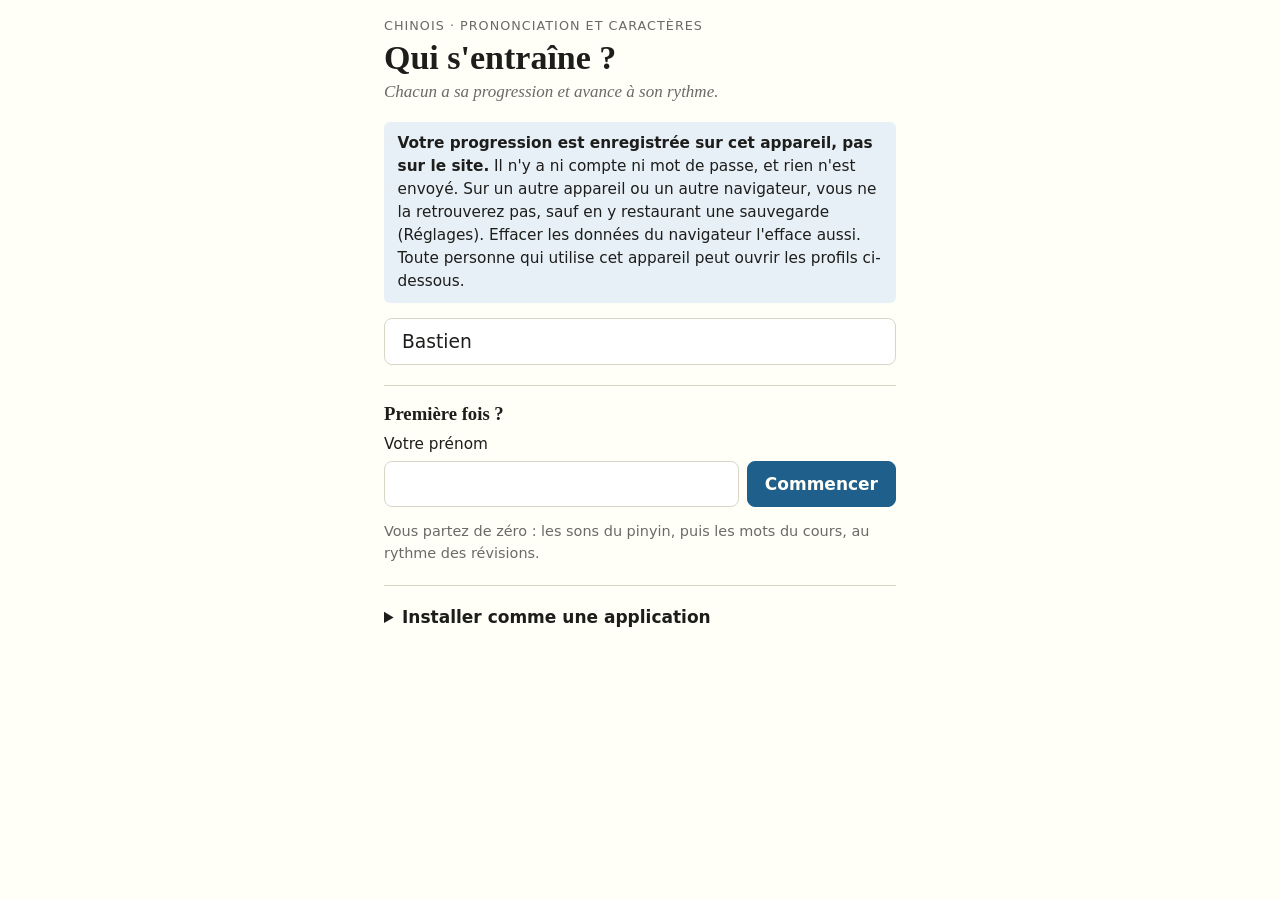
<file: index.html>
<!doctype html>
<html lang="fr">
<head>
  <meta charset="utf-8">
  <meta name="viewport" content="width=device-width, initial-scale=1, viewport-fit=cover">
  <title>Chinois · Pinyin</title>
  <meta name="description" content="Chinois pour les élèves du cours : la prononciation du pinyin et les caractères des mots du cours, chacun à son rythme.">
  <meta name="theme-color" content="#1f5f8b">
  <meta name="apple-mobile-web-app-capable" content="yes">
  <meta name="mobile-web-app-capable" content="yes">
  <meta name="apple-mobile-web-app-title" content="Chinois">
  <link rel="apple-touch-icon" href="icone-180.png">
  <link rel="manifest" href="manifest.json">
  <script>
  // Le site s'ouvre sur Caractères (hanzi/), pas sur Prononciation. Seule la première page d'une séance
  // est redirigée : l'onglet « Prononciation », un retour en arrière ou un lien vers une ancre (#sons) restent ici.
  (function () {
    try {
      var deja = sessionStorage.getItem("chinois-ouvert");
      sessionStorage.setItem("chinois-ouvert", "1");
      var dossier = location.origin + location.pathname.replace(/[^\/]*$/, "");
      var interne = document.referrer && document.referrer.indexOf(dossier) === 0;
      if (!deja && !interne && !location.hash) location.replace("hanzi/");
    } catch (e) { /* stockage indisponible : on reste sur Prononciation */ }
  })();
  </script>
  <link rel="stylesheet" href="style.css">
</head>
<body>
<main id="zone" aria-live="polite"><p>Chargement…</p></main>
<script src="paquet.js"></script>
<script src="srs.js"></script>
<script src="profil.js"></script>
<script src="ton.js"></script>
<script src="voix.js"></script>
<script src="app.js"></script>
</body>
</html>
</file>
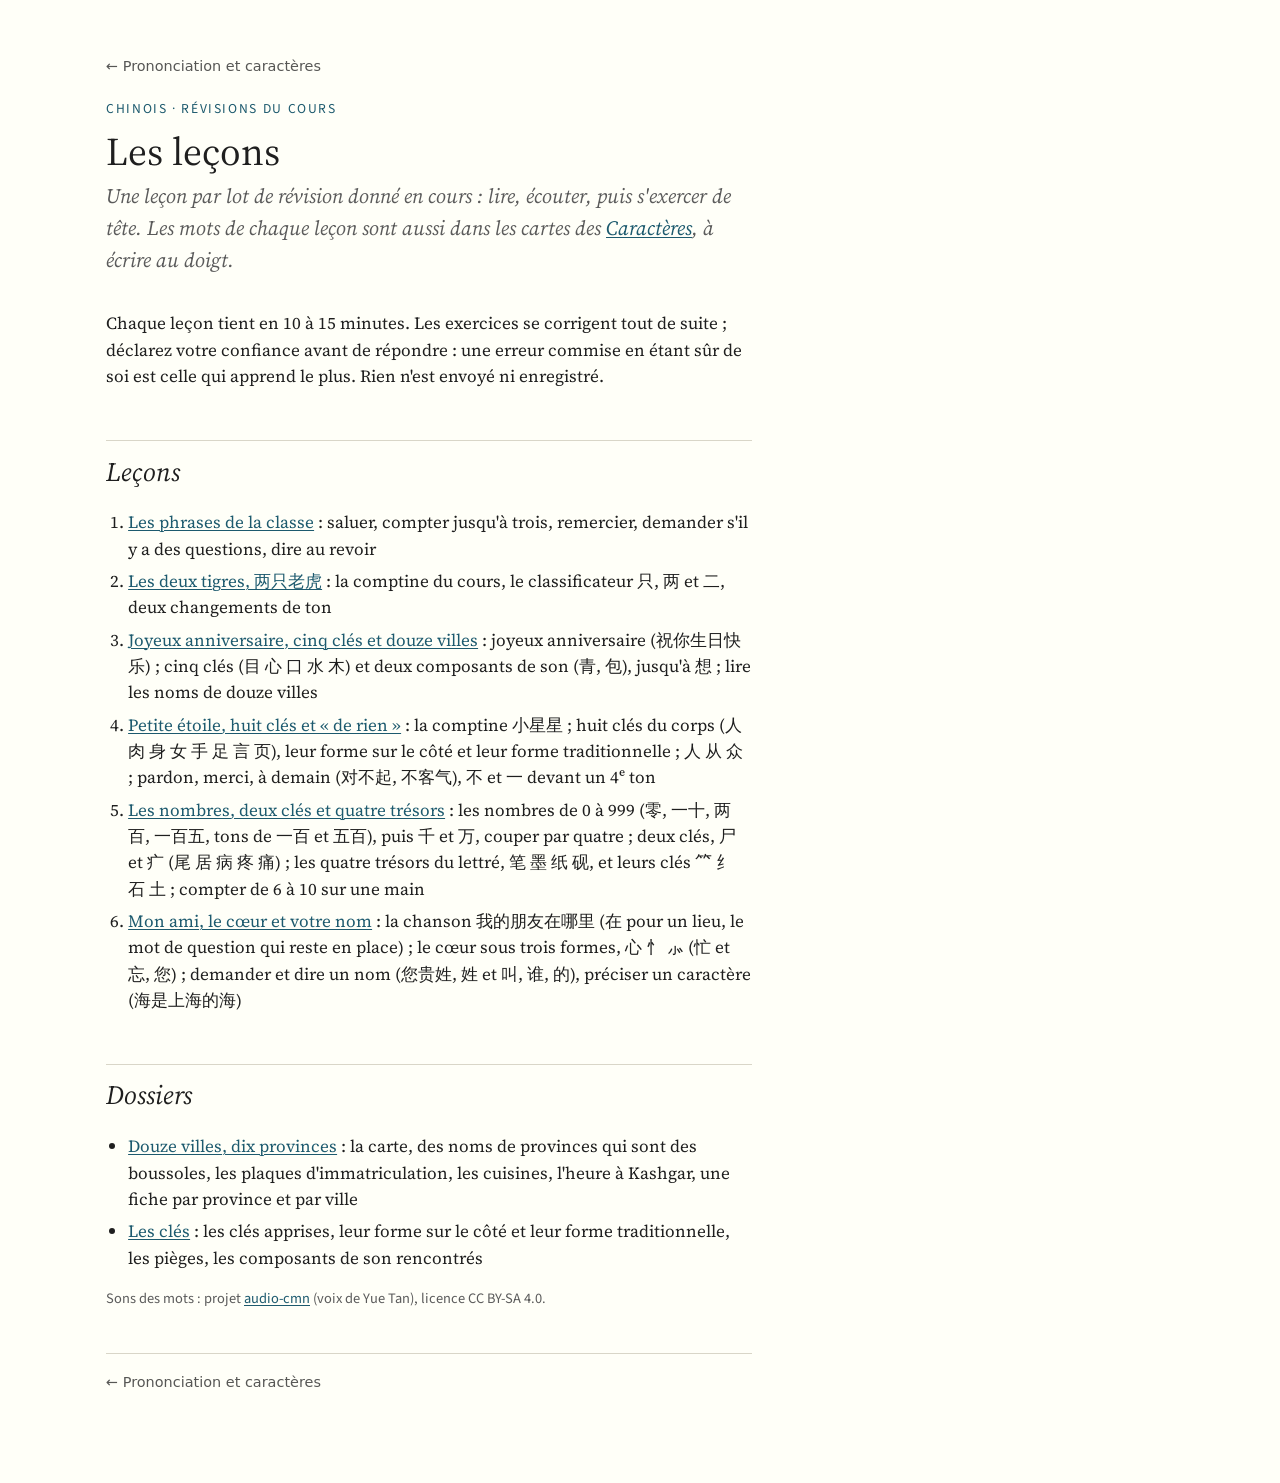
<file: cours/index.html>
<!doctype html>
<html lang="fr" data-public>
<head>
<meta charset="utf-8">
<meta name="viewport" content="width=device-width, initial-scale=1">
<title>Chinois · Leçons</title>
<meta name="description" content="Leçons de révision du cours de chinois : les phrases de la classe, les chansons, les caractères et leurs composants.">
<link rel="stylesheet" href="assets/cours.css">
</head>
<body>
<main>
  <nav class="fil-retour" aria-label="Retour"><a href="../">← Prononciation et caractères</a></nav>
  <p class="surtitre">Chinois · révisions du cours</p>
  <h1>Les leçons</h1>
  <p class="chapeau">Une leçon par lot de révision donné en cours : lire, écouter, puis s'exercer de tête. Les mots de chaque leçon sont aussi dans les cartes des <a href="../hanzi/">Caractères</a>, à écrire au doigt.</p>
  <p>Chaque leçon tient en 10 à 15 minutes. Les exercices se corrigent tout de suite ; déclarez votre confiance avant de répondre : une erreur commise en étant sûr de soi est celle qui apprend le plus. Rien n'est envoyé ni enregistré.</p>

  <h2 id="lecons">Leçons</h2>
  <ol>
    <li><a href="lessons/0001-phrases-de-la-classe.html">Les phrases de la classe</a> : saluer, compter jusqu'à trois, remercier, demander s'il y a des questions, dire au revoir</li>
    <li><a href="lessons/0002-deux-tigres.html">Les deux tigres, 两只老虎</a> : la comptine du cours, le classificateur 只, 两 et 二, deux changements de ton</li>
    <li><a href="lessons/0003-troisieme-cours.html">Joyeux anniversaire, cinq clés et douze villes</a> : joyeux anniversaire (祝你生日快乐) ; cinq clés (目 心 口 水 木) et deux composants de son (青, 包), jusqu'à 想 ; lire les noms de douze villes</li>
    <li><a href="lessons/0004-petite-etoile.html">Petite étoile, huit clés et « de rien »</a> : la comptine 小星星 ; huit clés du corps (人 肉 身 女 手 足 言 页), leur forme sur le côté et leur forme traditionnelle ; 人 从 众 ; pardon, merci, à demain (对不起, 不客气), 不 et 一 devant un 4ᵉ ton</li>
    <li><a href="lessons/0005-nombres.html">Les nombres, deux clés et quatre trésors</a> : les nombres de 0 à 999 (零, 一十, 两百, 一百五, tons de 一百 et 五百), puis 千 et 万, couper par quatre ; deux clés, 尸 et 疒 (尾 居 病 疼 痛) ; les quatre trésors du lettré, 笔 墨 纸 砚, et leurs clés ⺮ 纟 石 土 ; compter de 6 à 10 sur une main</li>
    <li><a href="lessons/0006-mon-ami.html">Mon ami, le cœur et votre nom</a> : la chanson 我的朋友在哪里 (在 pour un lieu, le mot de question qui reste en place) ; le cœur sous trois formes, 心 忄 ⺗ (忙 et 忘, 您) ; demander et dire un nom (您贵姓, 姓 et 叫, 谁, 的), préciser un caractère (海是上海的海)</li>
  </ol>

  <h2 id="dossiers">Dossiers</h2>
  <ul>
    <li><a href="reference/villes-et-provinces.html">Douze villes, dix provinces</a> : la carte, des noms de provinces qui sont des boussoles, les plaques d'immatriculation, les cuisines, l'heure à Kashgar, une fiche par province et par ville</li>
    <li><a href="reference/cles.html">Les clés</a> : les clés apprises, leur forme sur le côté et leur forme traditionnelle, les pièges, les composants de son rencontrés</li>
  </ul>

  <p class="score">Sons des mots : projet <a href="https://github.com/hugolpz/audio-cmn">audio-cmn</a> (voix de Yue Tan), licence CC BY-SA 4.0.</p>
  <nav class="fil-retour bas" aria-label="Retour"><a href="../">← Prononciation et caractères</a></nav>
</main>
</body>
</html>
</file>
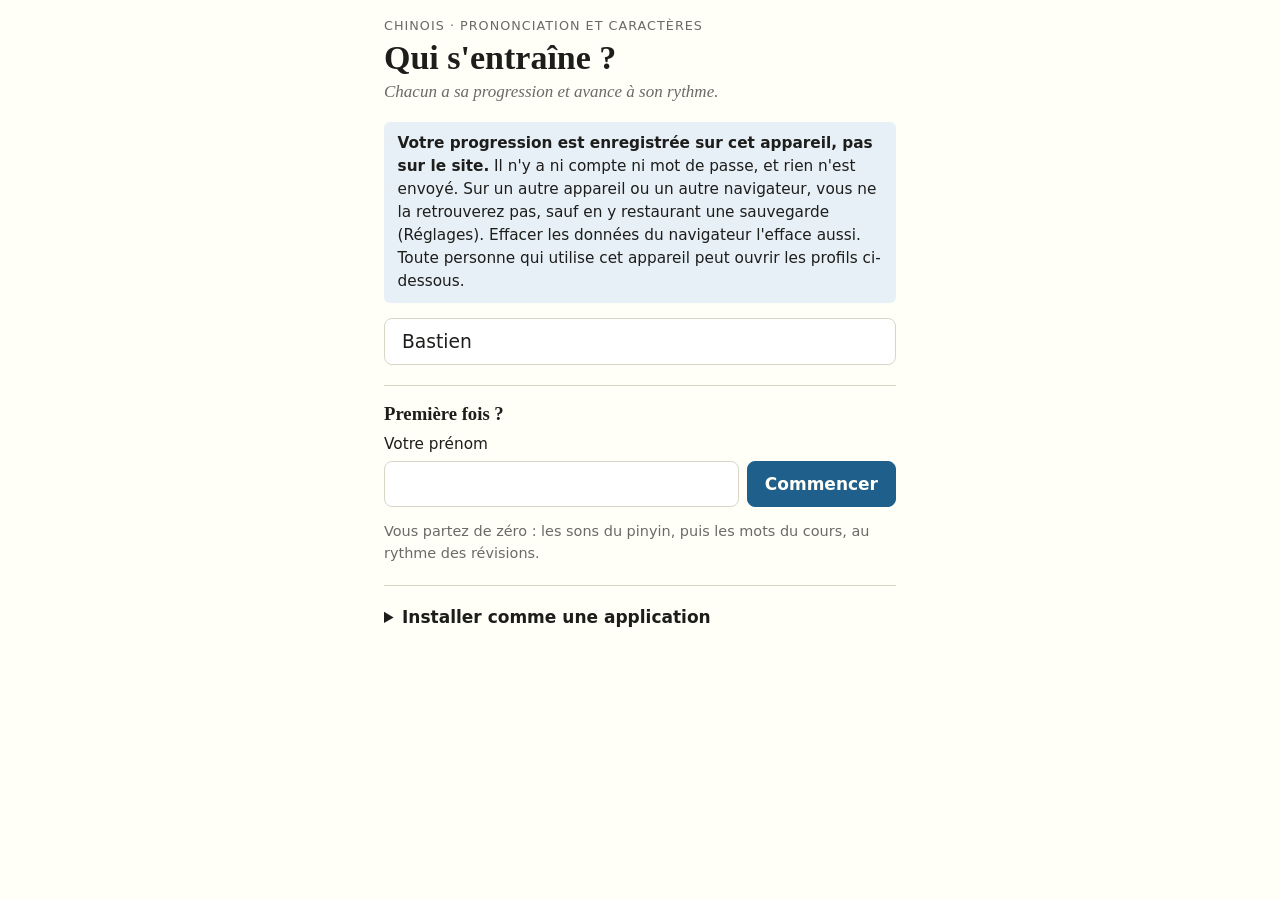
<file: hanzi/index.html>
<!doctype html>
<html lang="fr">
<head>
  <meta charset="utf-8">
  <meta name="viewport" content="width=device-width, initial-scale=1, viewport-fit=cover">
  <title>Chinois · Sinogrammes</title>
  <meta name="description" content="Les mots du cours de chinois : écrire les caractères trait par trait, les lire, les comprendre.">
  <meta name="theme-color" content="#b4462b">
  <meta name="apple-mobile-web-app-capable" content="yes">
  <meta name="mobile-web-app-capable" content="yes">
  <meta name="apple-mobile-web-app-title" content="Chinois">
  <link rel="apple-touch-icon" href="../icone-180.png">
  <link rel="manifest" href="../manifest.json">
  <link rel="stylesheet" href="../style.css">
  <link rel="stylesheet" href="hanzi.css">
</head>
<body>
<main id="zone" aria-live="polite"><p>Chargement…</p></main>
<script src="paquet.js"></script>
<script src="carte.js"></script>
<script src="../srs.js"></script>
<script src="../profil.js"></script>
<script src="../niveau.js"></script>
<script src="../ton.js"></script>
<script src="../voix.js"></script>
<script src="hanzi.js"></script>
<script src="hanzi-writer.min.js"></script>
<script src="app.js"></script>
</body>
</html>
</file>
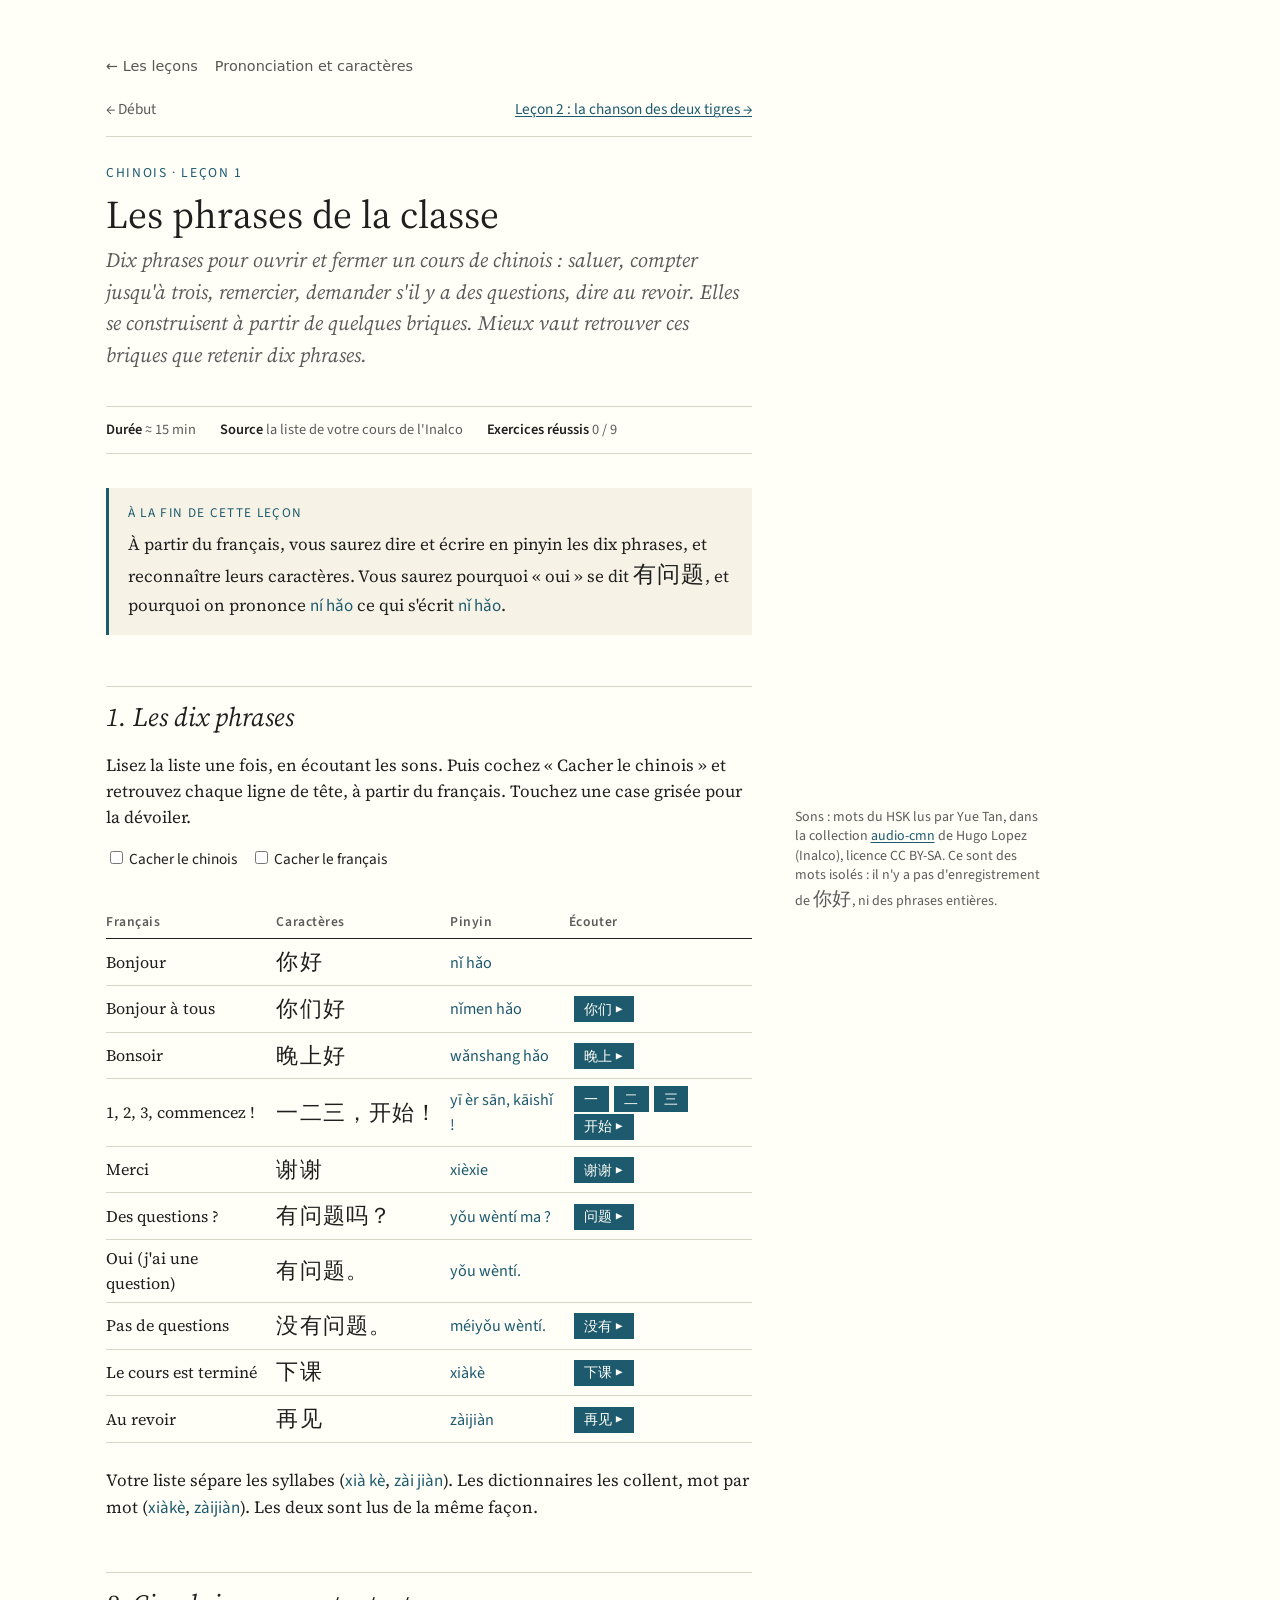
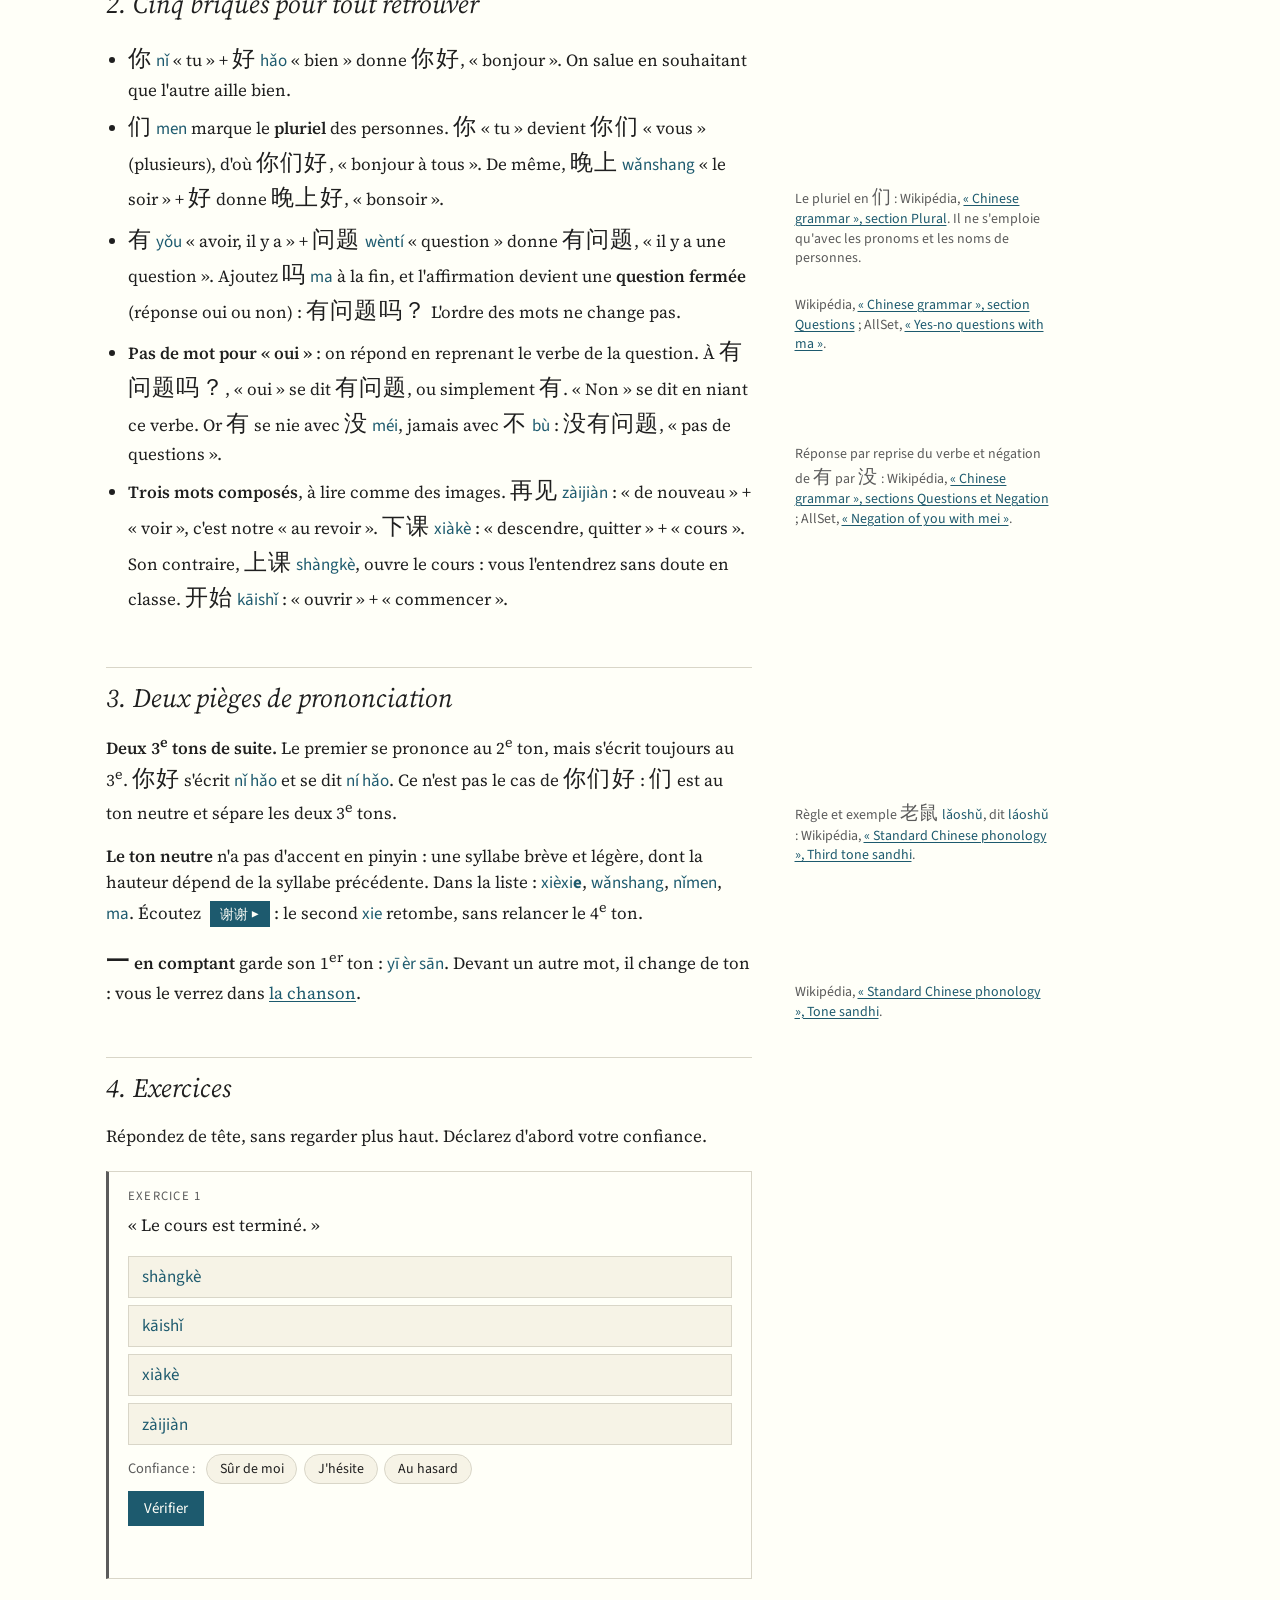
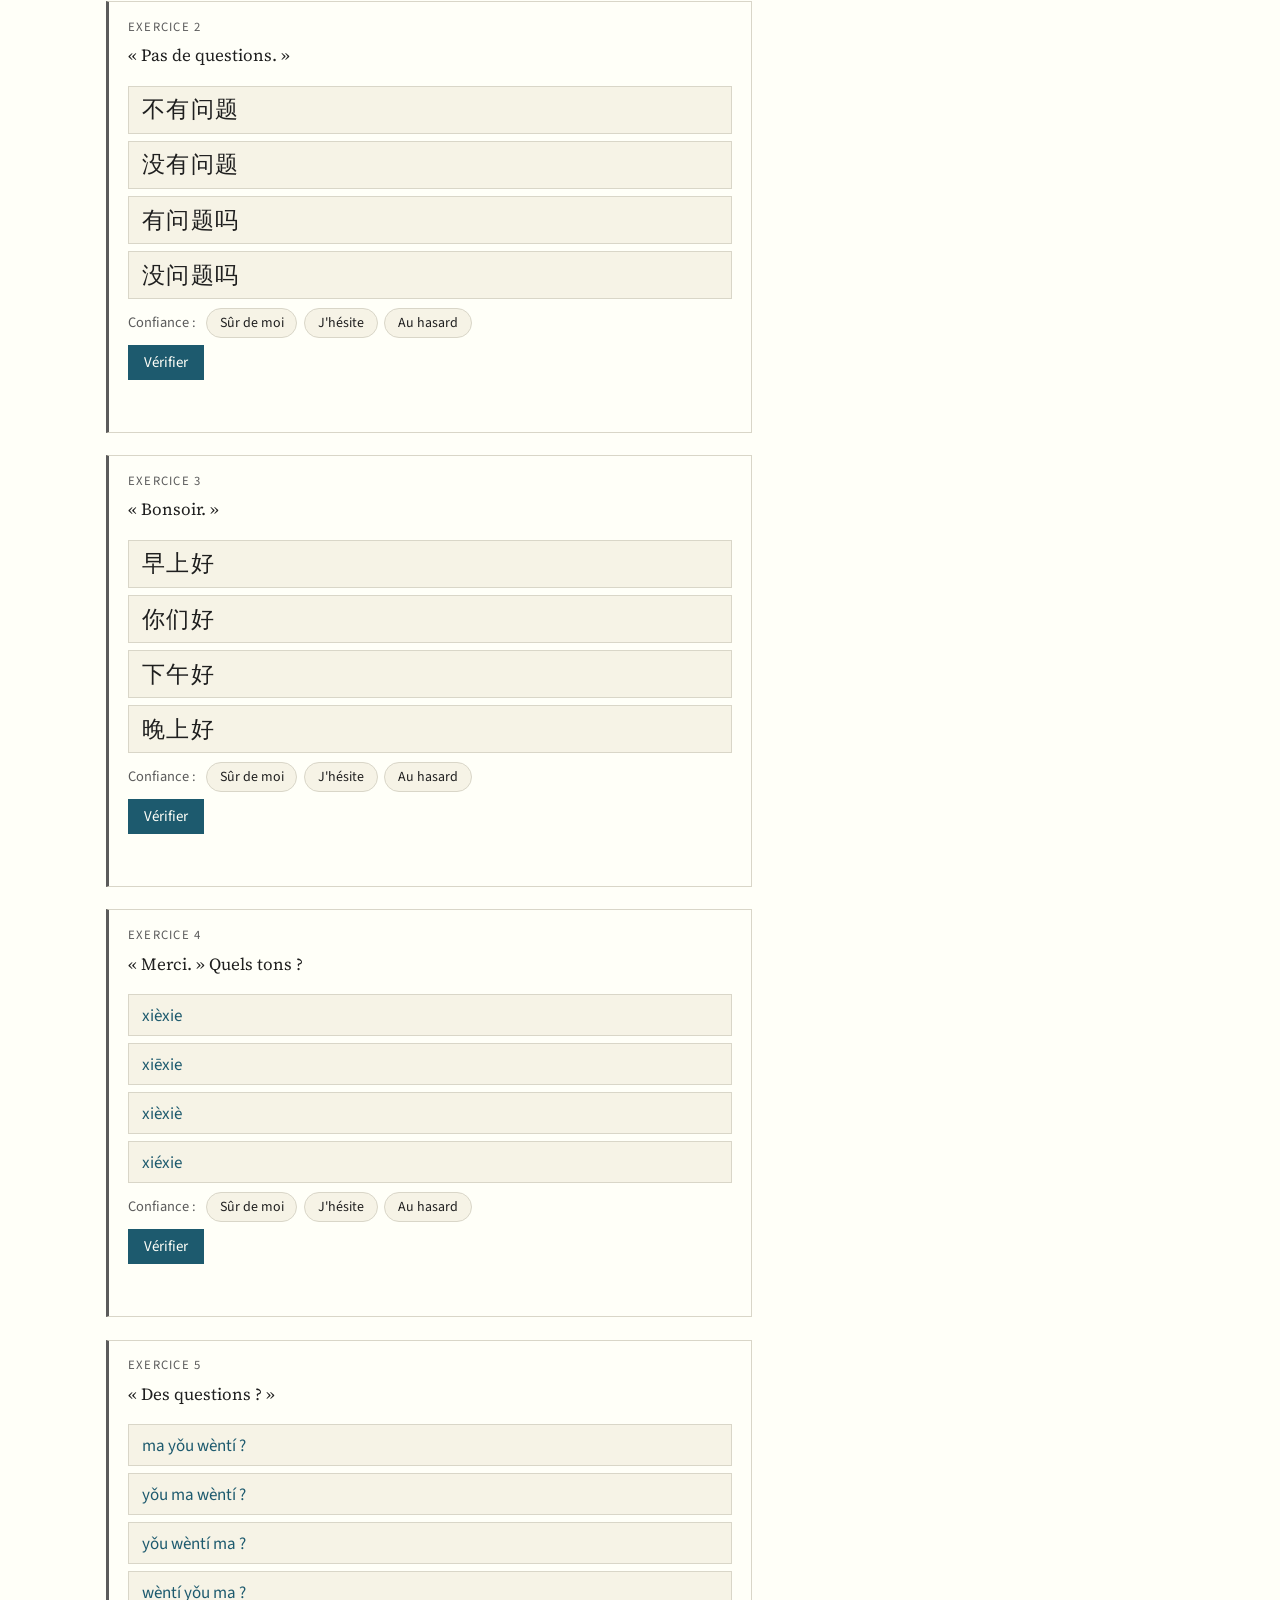
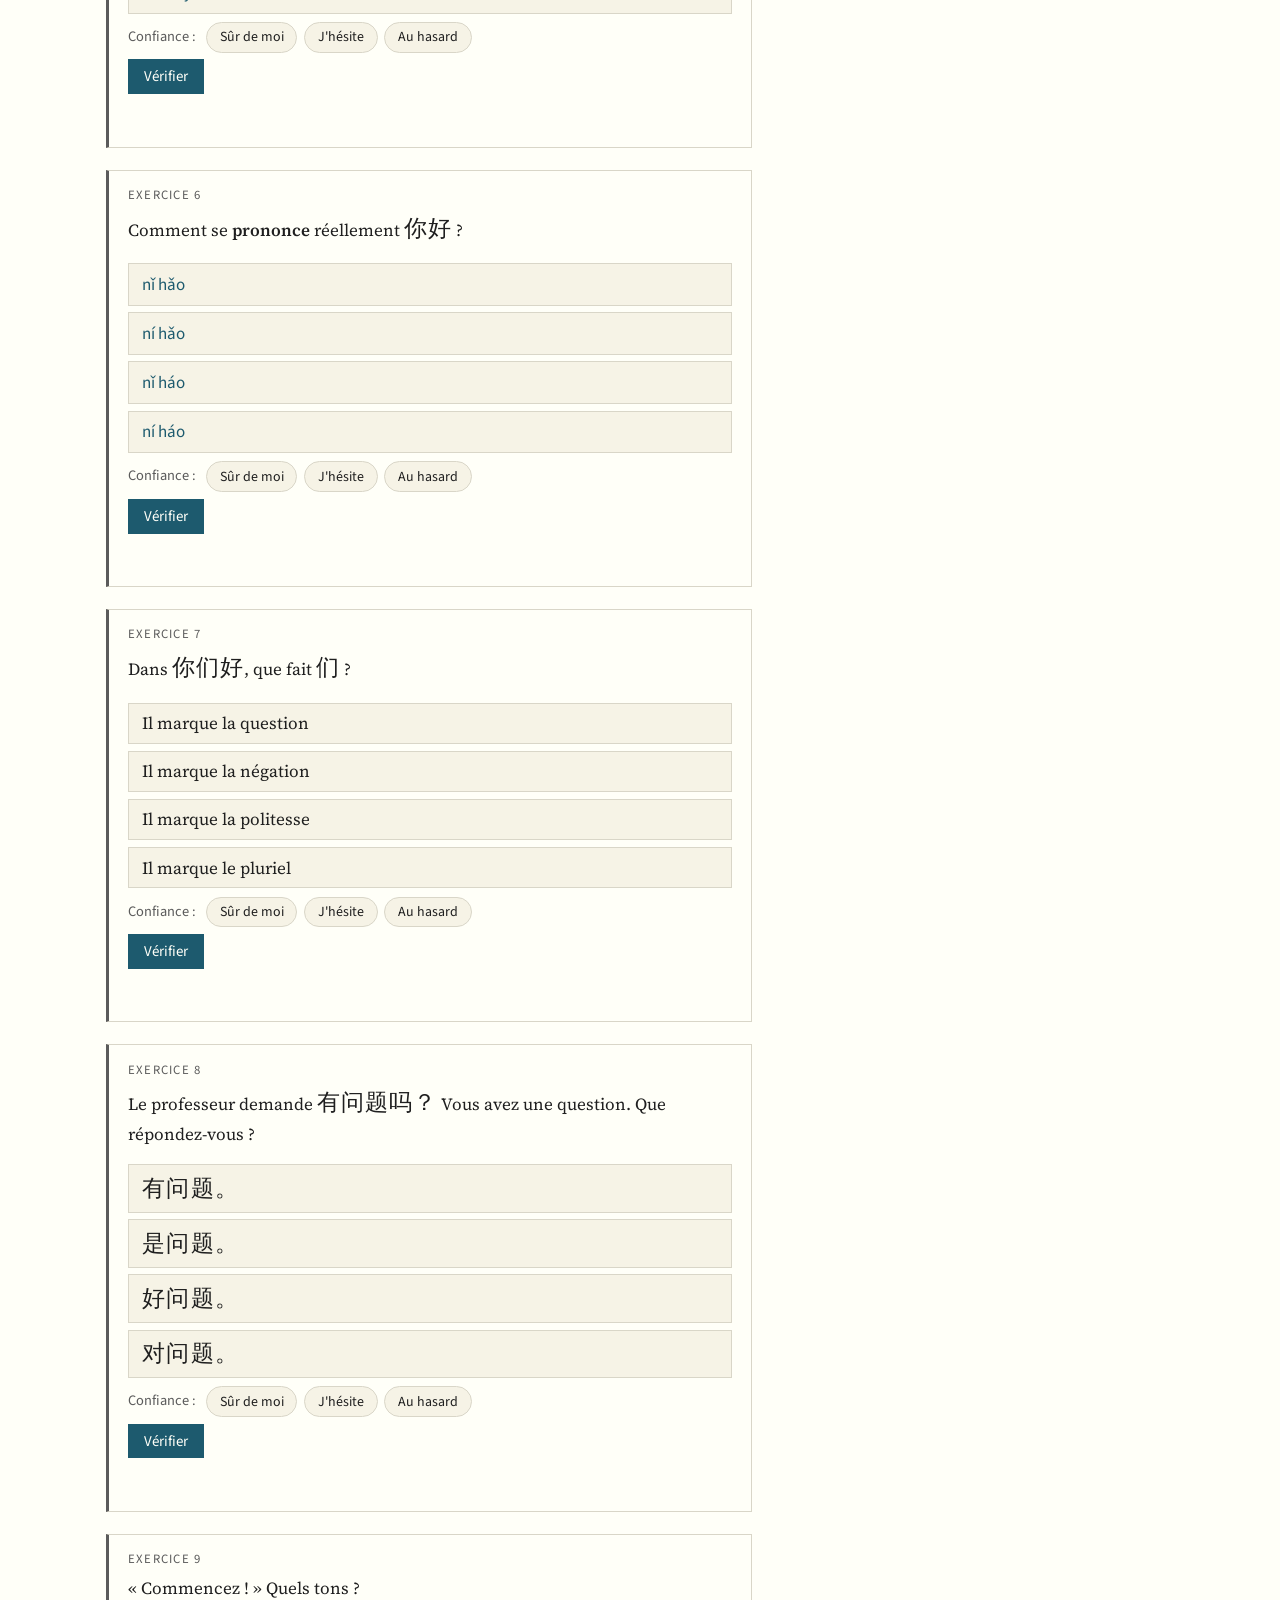
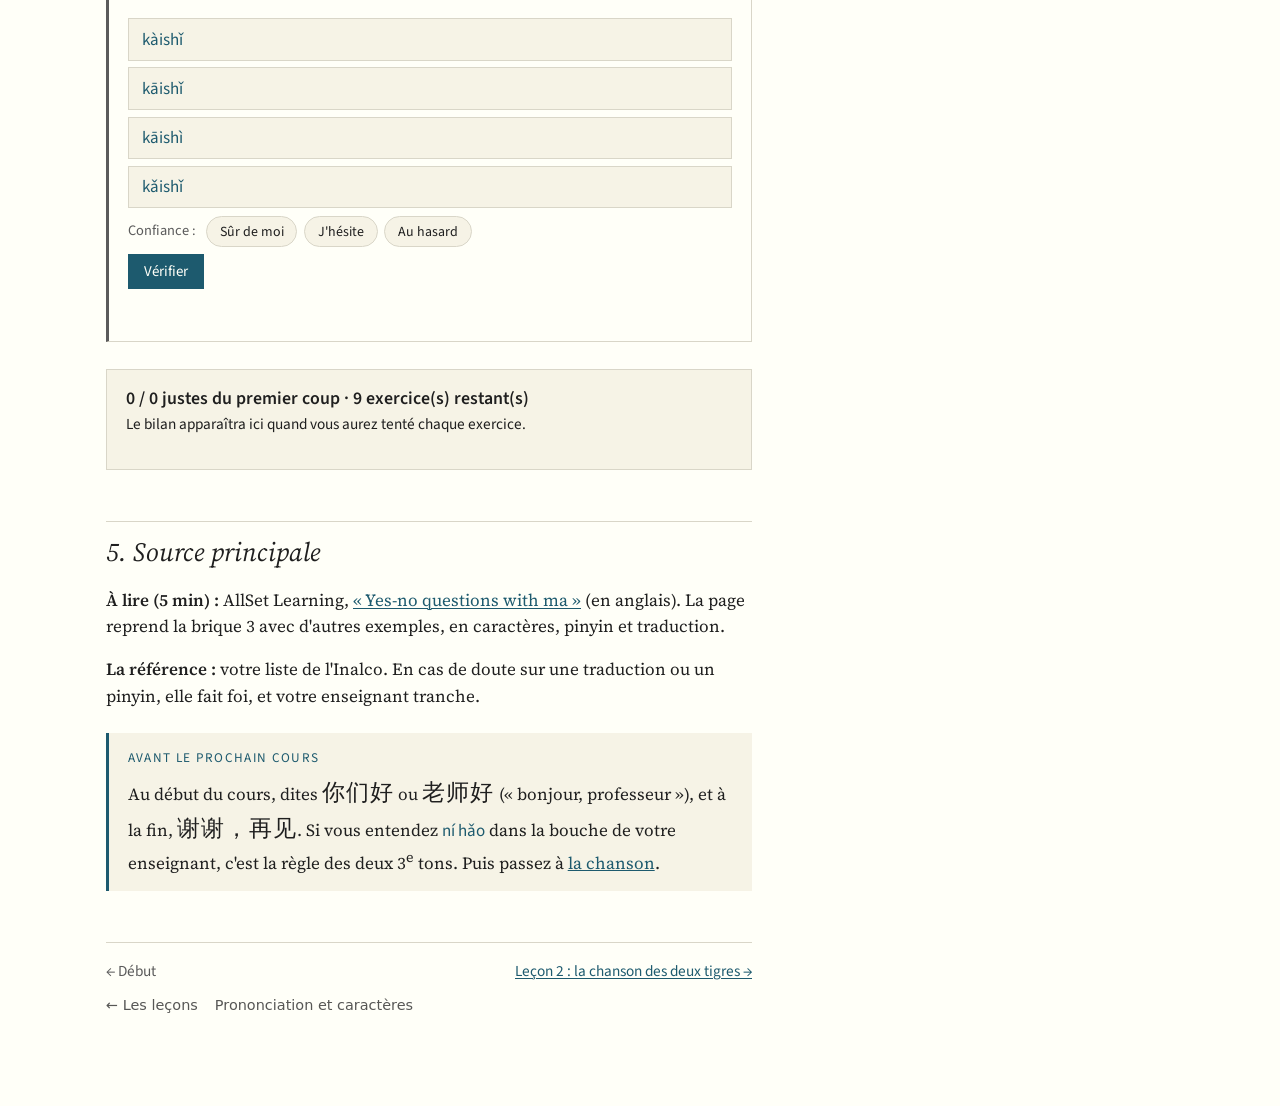
<file: cours/lessons/0001-phrases-de-la-classe.html>
<!doctype html>
<html lang="fr" data-public>
<head>
<meta charset="utf-8">
<meta name="viewport" content="width=device-width, initial-scale=1">
<title>Leçon 1 · Les phrases de la classe</title>
<link rel="stylesheet" href="../assets/cours.css">
<script src="../assets/ancres-details.js" defer></script>
<script src="../assets/tableaux.js" defer></script>
<script src="../assets/son.js" defer></script>
</head>
<body>
<main>
  <nav class="fil-retour" aria-label="Retour"><a href="../index.html">← Les leçons</a><a href="../../">Prononciation et caractères</a></nav>
  <nav class="navigation haut">
    <span class="inactif">← Début</span>
    <a href="0002-deux-tigres.html">Leçon 2 : la chanson des deux tigres →</a>
  </nav>

<p class="surtitre">Chinois · Leçon 1</p>
<h1>Les phrases de la classe</h1>
<p class="chapeau">Dix phrases pour ouvrir et fermer un cours de chinois : saluer, compter jusqu'à trois, remercier, demander s'il y a des questions, dire au revoir. Elles se construisent à partir de quelques briques. Mieux vaut retrouver ces briques que retenir dix phrases.</p>

<div class="meta">
  <span><b>Durée</b> ≈ 15 min</span>
  <span><b>Source</b> la liste de votre cours de l'Inalco</span>
  <span><b>Exercices réussis</b> <span id="score-quiz" class="score">0 / 0</span></span>
</div>

<div class="encadre">
  <span class="titre">À la fin de cette leçon</span>
  <p>À partir du français, vous saurez dire et écrire en pinyin les dix phrases, et reconnaître leurs caractères. Vous saurez pourquoi « oui » se dit <span class="hz">有问题</span>, et pourquoi on prononce <span class="py">ní hǎo</span> ce qui s'écrit <span class="py">nǐ hǎo</span>.</p>
</div>

<h2 id="phrases">1. Les dix phrases</h2>

<p>Lisez la liste une fois, en écoutant les sons. Puis cochez « Cacher le chinois » et retrouvez chaque ligne de tête, à partir du français. Touchez une case grisée pour la dévoiler.<span class="note">Sons : mots du HSK lus par Yue Tan, dans la collection <a href="https://github.com/hugolpz/audio-cmn">audio-cmn</a> de Hugo Lopez (Inalco), licence CC BY-SA. Ce sont des mots isolés : il n'y a pas d'enregistrement de <span class="hz">你好</span>, ni des phrases entières.</span></p>

<div class="repli">
<div class="interrupteurs">
  <label><input type="checkbox" data-masquer="zh"> Cacher le chinois</label>
  <label><input type="checkbox" data-masquer="fr"> Cacher le français</label>
</div>

<div class="table-wrap">
<table class="phrases">
  <tr><th>Français</th><th>Caractères</th><th>Pinyin</th><th>Écouter</th></tr>
  <tr id="bonjour"><td class="masquable fr">Bonjour</td><td class="hz masquable zh">你好</td><td class="py masquable zh">nǐ hǎo</td><td></td></tr>
  <tr id="bonjour-a-tous"><td class="masquable fr">Bonjour à tous</td><td class="hz masquable zh">你们好</td><td class="py masquable zh">nǐmen hǎo</td><td><button class="son" data-son="nimen">你们 ▶</button></td></tr>
  <tr id="bonsoir"><td class="masquable fr">Bonsoir</td><td class="hz masquable zh">晚上好</td><td class="py masquable zh">wǎnshang hǎo</td><td><button class="son" data-son="wanshang">晚上 ▶</button></td></tr>
  <tr id="commencez"><td class="masquable fr">1, 2, 3, commencez !</td><td class="hz masquable zh">一二三，开始！</td><td class="py masquable zh">yī èr sān, kāishǐ !</td><td><button class="son" data-son="yi">一</button><button class="son" data-son="er">二</button><button class="son" data-son="san">三</button><button class="son" data-son="kaishi">开始 ▶</button></td></tr>
  <tr id="merci"><td class="masquable fr">Merci</td><td class="hz masquable zh">谢谢</td><td class="py masquable zh">xièxie</td><td><button class="son" data-son="xiexie">谢谢 ▶</button></td></tr>
  <tr id="des-questions"><td class="masquable fr">Des questions ?</td><td class="hz masquable zh">有问题吗？</td><td class="py masquable zh">yǒu wèntí ma ?</td><td><button class="son" data-son="wenti">问题 ▶</button></td></tr>
  <tr id="oui"><td class="masquable fr">Oui (j'ai une question)</td><td class="hz masquable zh">有问题。</td><td class="py masquable zh">yǒu wèntí.</td><td></td></tr>
  <tr id="pas-de-questions"><td class="masquable fr">Pas de questions</td><td class="hz masquable zh">没有问题。</td><td class="py masquable zh">méiyǒu wèntí.</td><td><button class="son" data-son="meiyou">没有 ▶</button></td></tr>
  <tr id="fin-du-cours"><td class="masquable fr">Le cours est terminé</td><td class="hz masquable zh">下课</td><td class="py masquable zh">xiàkè</td><td><button class="son" data-son="xiake">下课 ▶</button></td></tr>
  <tr id="au-revoir"><td class="masquable fr">Au revoir</td><td class="hz masquable zh">再见</td><td class="py masquable zh">zàijiàn</td><td><button class="son" data-son="zaijian">再见 ▶</button></td></tr>
</table>
</div>
</div>

<p>Votre liste sépare les syllabes (<span class="py">xià kè</span>, <span class="py">zài jiàn</span>). Les dictionnaires les collent, mot par mot (<span class="py">xiàkè</span>, <span class="py">zàijiàn</span>). Les deux sont lus de la même façon.</p>

<h2 id="briques">2. Cinq briques pour tout retrouver</h2>

<ul>
  <li id="brique-ni-hao"><span class="hz">你</span> <span class="py">nǐ</span> « tu » + <span class="hz">好</span> <span class="py">hǎo</span> « bien » donne <span class="hz">你好</span>, « bonjour ». On salue en souhaitant que l'autre aille bien.</li>
  <li id="brique-men"><span class="hz">们</span> <span class="py">men</span> marque le <strong>pluriel</strong> des personnes. <span class="hz">你</span> « tu » devient <span class="hz">你们</span> « vous » (plusieurs), d'où <span class="hz">你们好</span>, « bonjour à tous ». De même, <span class="hz">晚上</span> <span class="py">wǎnshang</span> « le soir » + <span class="hz">好</span> donne <span class="hz">晚上好</span>, « bonsoir ».<span class="note">Le pluriel en <span class="hz">们</span> : Wikipédia, <a href="https://en.wikipedia.org/wiki/Chinese_grammar#Plural">« Chinese grammar », section Plural</a>. Il ne s'emploie qu'avec les pronoms et les noms de personnes.</span></li>
  <li id="brique-ma"><span class="hz">有</span> <span class="py">yǒu</span> « avoir, il y a » + <span class="hz">问题</span> <span class="py">wèntí</span> « question » donne <span class="hz">有问题</span>, « il y a une question ». Ajoutez <span class="hz">吗</span> <span class="py">ma</span> à la fin, et l'affirmation devient une <strong>question fermée</strong> (réponse oui ou non) : <span class="hz">有问题吗？</span> L'ordre des mots ne change pas.<span class="note">Wikipédia, <a href="https://en.wikipedia.org/wiki/Chinese_grammar#Questions">« Chinese grammar », section Questions</a> ; AllSet, <a href="https://resources.allsetlearning.com/chinese/grammar/Yes-no_questions_with_%22ma%22">« Yes-no questions with ma »</a>.</span></li>
  <li id="brique-oui"><strong>Pas de mot pour « oui »</strong> : on répond en reprenant le verbe de la question. À <span class="hz">有问题吗？</span>, « oui » se dit <span class="hz">有问题</span>, ou simplement <span class="hz">有</span>. « Non » se dit en niant ce verbe. Or <span class="hz">有</span> se nie avec <span class="hz">没</span> <span class="py">méi</span>, jamais avec <span class="hz">不</span> <span class="py">bù</span> : <span class="hz">没有问题</span>, « pas de questions ».<span class="note">Réponse par reprise du verbe et négation de <span class="hz">有</span> par <span class="hz">没</span> : Wikipédia, <a href="https://en.wikipedia.org/wiki/Chinese_grammar#Negation">« Chinese grammar », sections Questions et Negation</a> ; AllSet, <a href="https://resources.allsetlearning.com/chinese/grammar/Negation_of_%22you%22_with_%22mei%22">« Negation of you with mei »</a>.</span></li>
  <li id="brique-mots"><strong>Trois mots composés</strong>, à lire comme des images. <span class="hz">再见</span> <span class="py">zàijiàn</span> : « de nouveau » + « voir », c'est notre « au revoir ». <span class="hz">下课</span> <span class="py">xiàkè</span> : « descendre, quitter » + « cours ». Son contraire, <span class="hz">上课</span> <span class="py">shàngkè</span>, ouvre le cours : vous l'entendrez sans doute en classe. <span class="hz">开始</span> <span class="py">kāishǐ</span> : « ouvrir » + « commencer ».</li>
</ul>

<h2 id="prononciation">3. Deux pièges de prononciation</h2>

<p id="sandhi-ni-hao"><strong>Deux 3<sup>e</sup> tons de suite.</strong> Le premier se prononce au 2<sup>e</sup> ton, mais s'écrit toujours au 3<sup>e</sup>. <span class="hz">你好</span> s'écrit <span class="py">nǐ hǎo</span> et se dit <span class="py">ní hǎo</span>. Ce n'est pas le cas de <span class="hz">你们好</span> : <span class="hz">们</span> est au ton neutre et sépare les deux 3<sup>e</sup> tons.<span class="note">Règle et exemple <span class="hz">老鼠</span> <span class="py">lǎoshǔ</span>, dit <span class="py">láoshǔ</span> : Wikipédia, <a href="https://en.wikipedia.org/wiki/Standard_Chinese_phonology#Third_tone_sandhi">« Standard Chinese phonology », Third tone sandhi</a>.</span></p>

<p id="ton-neutre"><strong>Le ton neutre</strong> n'a pas d'accent en pinyin : une syllabe brève et légère, dont la hauteur dépend de la syllabe précédente. Dans la liste : <span class="py">xièxi<b>e</b></span>, <span class="py">wǎnshang</span>, <span class="py">nǐmen</span>, <span class="py">ma</span>. Écoutez <button class="son" data-son="xiexie">谢谢 ▶</button> : le second <span class="py">xie</span> retombe, sans relancer le 4<sup>e</sup> ton.</p>

<p id="yi-compter"><strong><span class="hz">一</span> en comptant</strong> garde son 1<sup>er</sup> ton : <span class="py">yī èr sān</span>. Devant un autre mot, il change de ton : vous le verrez dans <a href="0002-deux-tigres.html#yi-zhi">la chanson</a>.<span class="note">Wikipédia, <a href="https://en.wikipedia.org/wiki/Standard_Chinese_phonology#Tone_sandhi">« Standard Chinese phonology », Tone sandhi</a>.</span></p>

<h2 id="exercices">4. Exercices</h2>

<p>Répondez de tête, sans regarder plus haut. Déclarez d'abord votre confiance.</p>

<div class="exo" id="q1" data-sujet="Le cours est terminé" data-type="qcm" data-reponse="3">
  <span class="num-exo">Exercice 1</span>
  <p>« Le cours est terminé. »</p>
  <ol class="choix">
    <li><span class="py">shàngkè</span></li>
    <li><span class="py">kāishǐ</span></li>
    <li><span class="py">xiàkè</span></li>
    <li><span class="py">zàijiàn</span></li>
  </ol>
  <div class="solution"><p><span class="hz">下课</span> <span class="py">xiàkè</span>, « quitter le cours ». <span class="py">shàngkè</span> est son contraire, il ouvre le cours (<a href="#brique-mots">brique 5</a>).</p></div>
</div>

<div class="exo" id="q2" data-sujet="Pas de questions" data-type="qcm" data-reponse="2">
  <span class="num-exo">Exercice 2</span>
  <p>« Pas de questions. »</p>
  <ol class="choix">
    <li><span class="hz">不有问题</span></li>
    <li><span class="hz">没有问题</span></li>
    <li><span class="hz">有问题吗</span></li>
    <li><span class="hz">没问题吗</span></li>
  </ol>
  <div class="solution"><p><span class="hz">没有问题</span> <span class="py">méiyǒu wèntí</span>. <span class="hz">有</span> se nie avec <span class="hz">没</span>, jamais avec <span class="hz">不</span>. Et <span class="hz">吗</span> en fin de phrase en ferait une question (<a href="#brique-oui">brique 4</a>).</p></div>
</div>

<div class="exo" id="q3" data-sujet="Bonsoir" data-type="qcm" data-reponse="4">
  <span class="num-exo">Exercice 3</span>
  <p>« Bonsoir. »</p>
  <ol class="choix">
    <li><span class="hz">早上好</span></li>
    <li><span class="hz">你们好</span></li>
    <li><span class="hz">下午好</span></li>
    <li><span class="hz">晚上好</span></li>
  </ol>
  <div class="solution"><p><span class="hz">晚上好</span> <span class="py">wǎnshang hǎo</span> : « le soir » + « bien ». Les autres sont aussi des saluts : <span class="hz">早上好</span> pour le matin, <span class="hz">下午好</span> pour l'après-midi, <span class="hz">你们好</span> pour un groupe.</p></div>
</div>

<div class="exo" id="q4" data-sujet="Merci : tons" data-type="qcm" data-reponse="1">
  <span class="num-exo">Exercice 4</span>
  <p>« Merci. » Quels tons ?</p>
  <ol class="choix">
    <li><span class="py">xièxie</span></li>
    <li><span class="py">xiēxie</span></li>
    <li><span class="py">xièxiè</span></li>
    <li><span class="py">xiéxie</span></li>
  </ol>
  <div class="solution"><p><span class="hz">谢谢</span> <span class="py">xièxie</span> : un 4<sup>e</sup> ton, puis un ton neutre, sans accent (<a href="#ton-neutre">section 3</a>).</p></div>
</div>

<div class="exo" id="q5" data-sujet="Des questions ? : ordre des mots" data-type="qcm" data-reponse="3">
  <span class="num-exo">Exercice 5</span>
  <p>« Des questions ? »</p>
  <ol class="choix">
    <li><span class="py">ma yǒu wèntí ?</span></li>
    <li><span class="py">yǒu ma wèntí ?</span></li>
    <li><span class="py">yǒu wèntí ma ?</span></li>
    <li><span class="py">wèntí yǒu ma ?</span></li>
  </ol>
  <div class="solution"><p><span class="hz">有问题吗？</span> <span class="py">yǒu wèntí ma ?</span> On garde l'ordre de l'affirmation <span class="hz">有问题</span> et on ajoute <span class="hz">吗</span> à la fin (<a href="#brique-ma">brique 3</a>).</p></div>
</div>

<div class="exo" id="q6" data-sujet="Prédiction : prononciation de 你好" data-type="qcm" data-reponse="2">
  <span class="num-exo">Exercice 6</span>
  <p>Comment se <strong>prononce</strong> réellement <span class="hz">你好</span> ?</p>
  <ol class="choix">
    <li><span class="py">nǐ hǎo</span></li>
    <li><span class="py">ní hǎo</span></li>
    <li><span class="py">nǐ háo</span></li>
    <li><span class="py">ní háo</span></li>
  </ol>
  <div class="solution"><p><span class="py">ní hǎo</span>. Deux 3<sup>e</sup> tons de suite : le premier passe au 2<sup>e</sup> ton, le second ne change pas. On continue d'écrire <span class="py">nǐ hǎo</span> (<a href="#sandhi-ni-hao">section 3</a>).</p></div>
</div>

<div class="exo" id="q7" data-sujet="们 : pluriel" data-type="qcm" data-reponse="4">
  <span class="num-exo">Exercice 7</span>
  <p>Dans <span class="hz">你们好</span>, que fait <span class="hz">们</span> ?</p>
  <ol class="choix">
    <li>Il marque la question</li>
    <li>Il marque la négation</li>
    <li>Il marque la politesse</li>
    <li>Il marque le pluriel</li>
  </ol>
  <div class="solution"><p>Le <strong>pluriel</strong> des personnes : <span class="hz">你</span> « tu », <span class="hz">你们</span> « vous » (plusieurs). La forme polie de « vous », au singulier, est un autre caractère, <span class="hz">您</span> <span class="py">nín</span> (<a href="#brique-men">brique 2</a>).</p></div>
</div>

<div class="exo" id="q8" data-sujet="Oui : reprise du verbe" data-type="qcm" data-reponse="1">
  <span class="num-exo">Exercice 8</span>
  <p>Le professeur demande <span class="hz">有问题吗？</span> Vous avez une question. Que répondez-vous ?</p>
  <ol class="choix">
    <li><span class="hz">有问题。</span></li>
    <li><span class="hz">是问题。</span></li>
    <li><span class="hz">好问题。</span></li>
    <li><span class="hz">对问题。</span></li>
  </ol>
  <div class="solution"><p><span class="hz">有问题。</span> On répond oui en reprenant le verbe de la question, ici <span class="hz">有</span> (<a href="#brique-oui">brique 4</a>). <span class="hz">好问题</span> veut dire « bonne question » !</p></div>
</div>

<div class="exo" id="q9" data-sujet="Commencez : tons" data-type="qcm" data-reponse="2">
  <span class="num-exo">Exercice 9</span>
  <p>« Commencez ! » Quels tons ?</p>
  <ol class="choix">
    <li><span class="py">kàishǐ</span></li>
    <li><span class="py">kāishǐ</span></li>
    <li><span class="py">kāishì</span></li>
    <li><span class="py">kǎishǐ</span></li>
  </ol>
  <div class="solution"><p><span class="hz">开始</span> <span class="py">kāishǐ</span> : 1<sup>er</sup> ton, puis 3<sup>e</sup> ton. Écoutez-le : <button class="son" data-son="kaishi">开始 ▶</button></p></div>
</div>

<div class="quiz-recap" id="recapitulatif" data-quiz="CHI-0001"></div>

<h2 id="source-principale">5. Source principale</h2>

<p><strong>À lire (5 min) :</strong> AllSet Learning, <a href="https://resources.allsetlearning.com/chinese/grammar/Yes-no_questions_with_%22ma%22">« Yes-no questions with ma »</a> (en anglais). La page reprend la brique 3 avec d'autres exemples, en caractères, pinyin et traduction.</p>
<p><strong>La référence :</strong> votre liste de l'Inalco. En cas de doute sur une traduction ou un pinyin, elle fait foi, et votre enseignant tranche.</p>


<div class="encadre">
  <span class="titre">Avant le prochain cours</span>
  <p>Au début du cours, dites <span class="hz">你们好</span> ou <span class="hz">老师好</span> (« bonjour, professeur »), et à la fin, <span class="hz">谢谢，再见</span>. Si vous entendez <span class="py">ní hǎo</span> dans la bouche de votre enseignant, c'est la règle des deux 3<sup>e</sup> tons. Puis passez à <a href="0002-deux-tigres.html">la chanson</a>.</p>
</div>

<nav class="navigation">
  <span class="inactif">← Début</span>
  <a href="0002-deux-tigres.html">Leçon 2 : la chanson des deux tigres →</a>
</nav>
  <nav class="fil-retour bas" aria-label="Retour"><a href="../index.html">← Les leçons</a><a href="../../">Prononciation et caractères</a></nav>
</main>

<script src="../assets/quiz.js"></script>
</body>
</html>
</file>
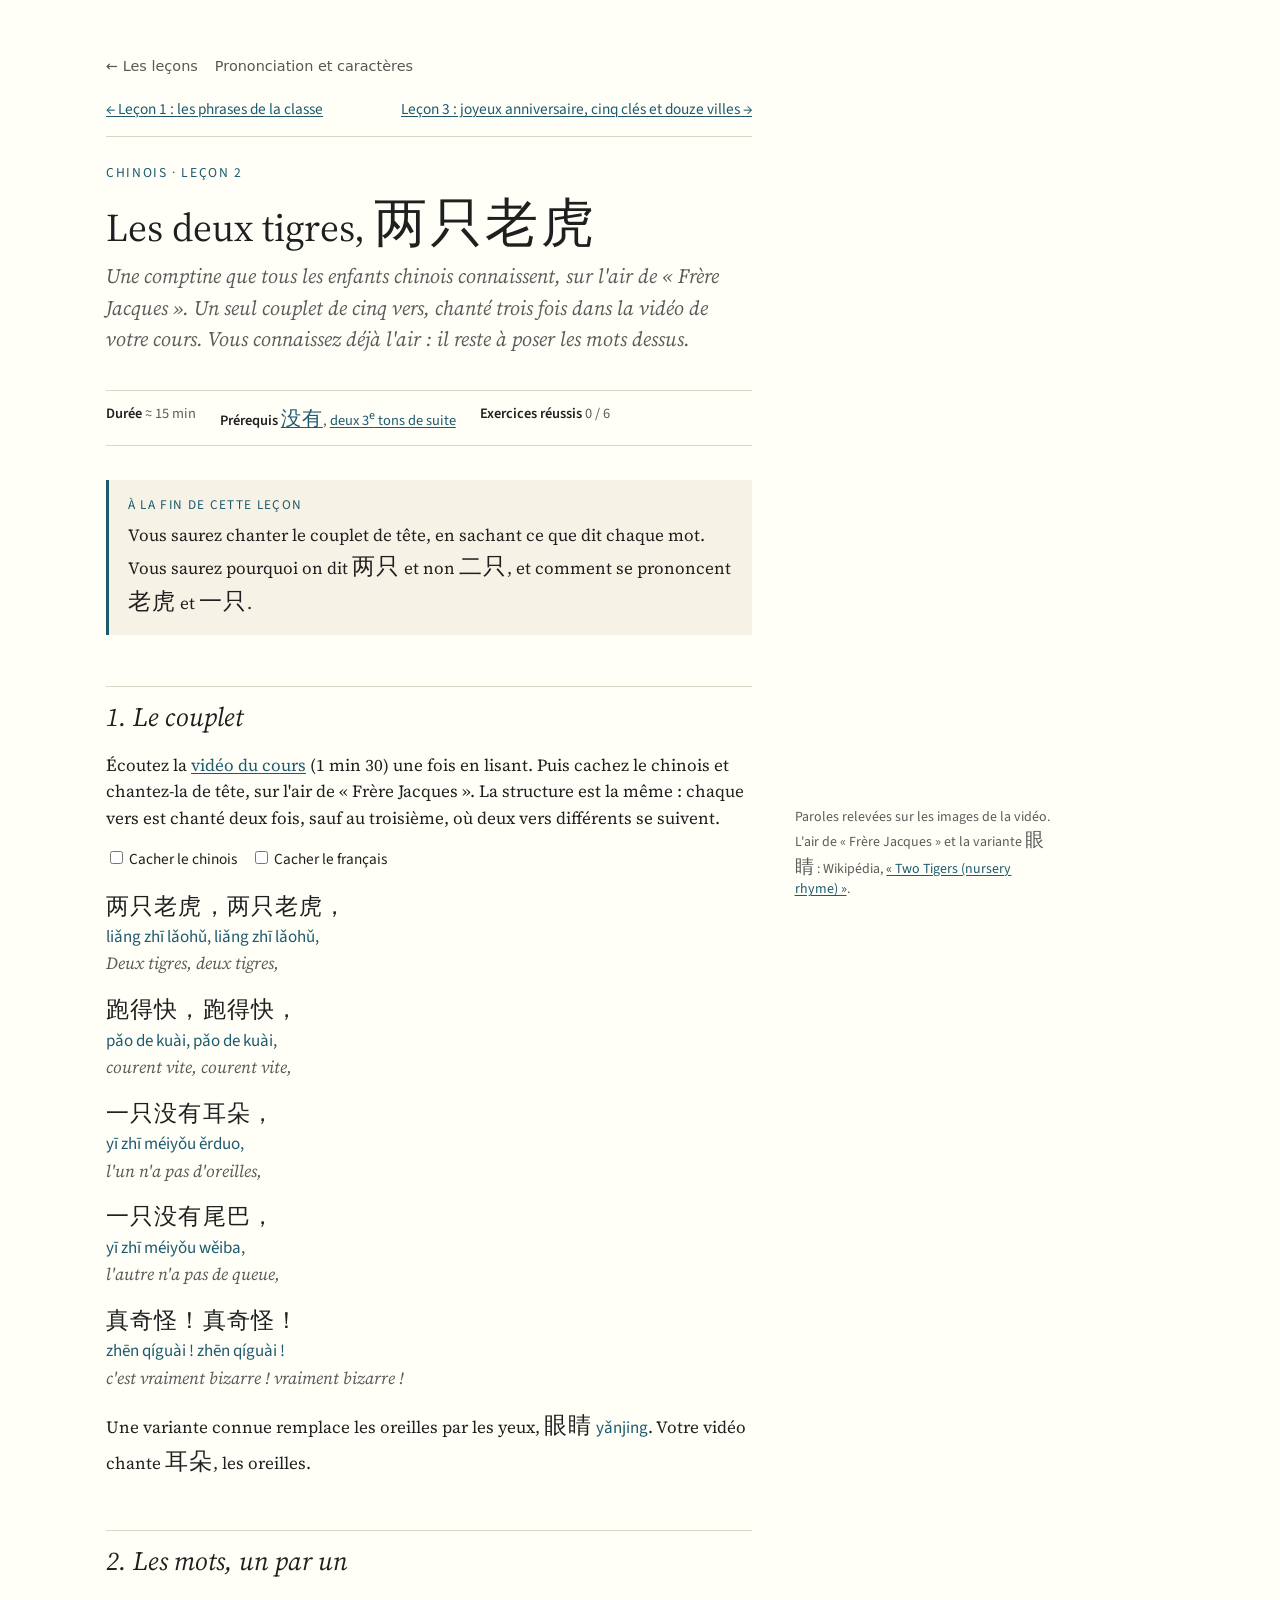
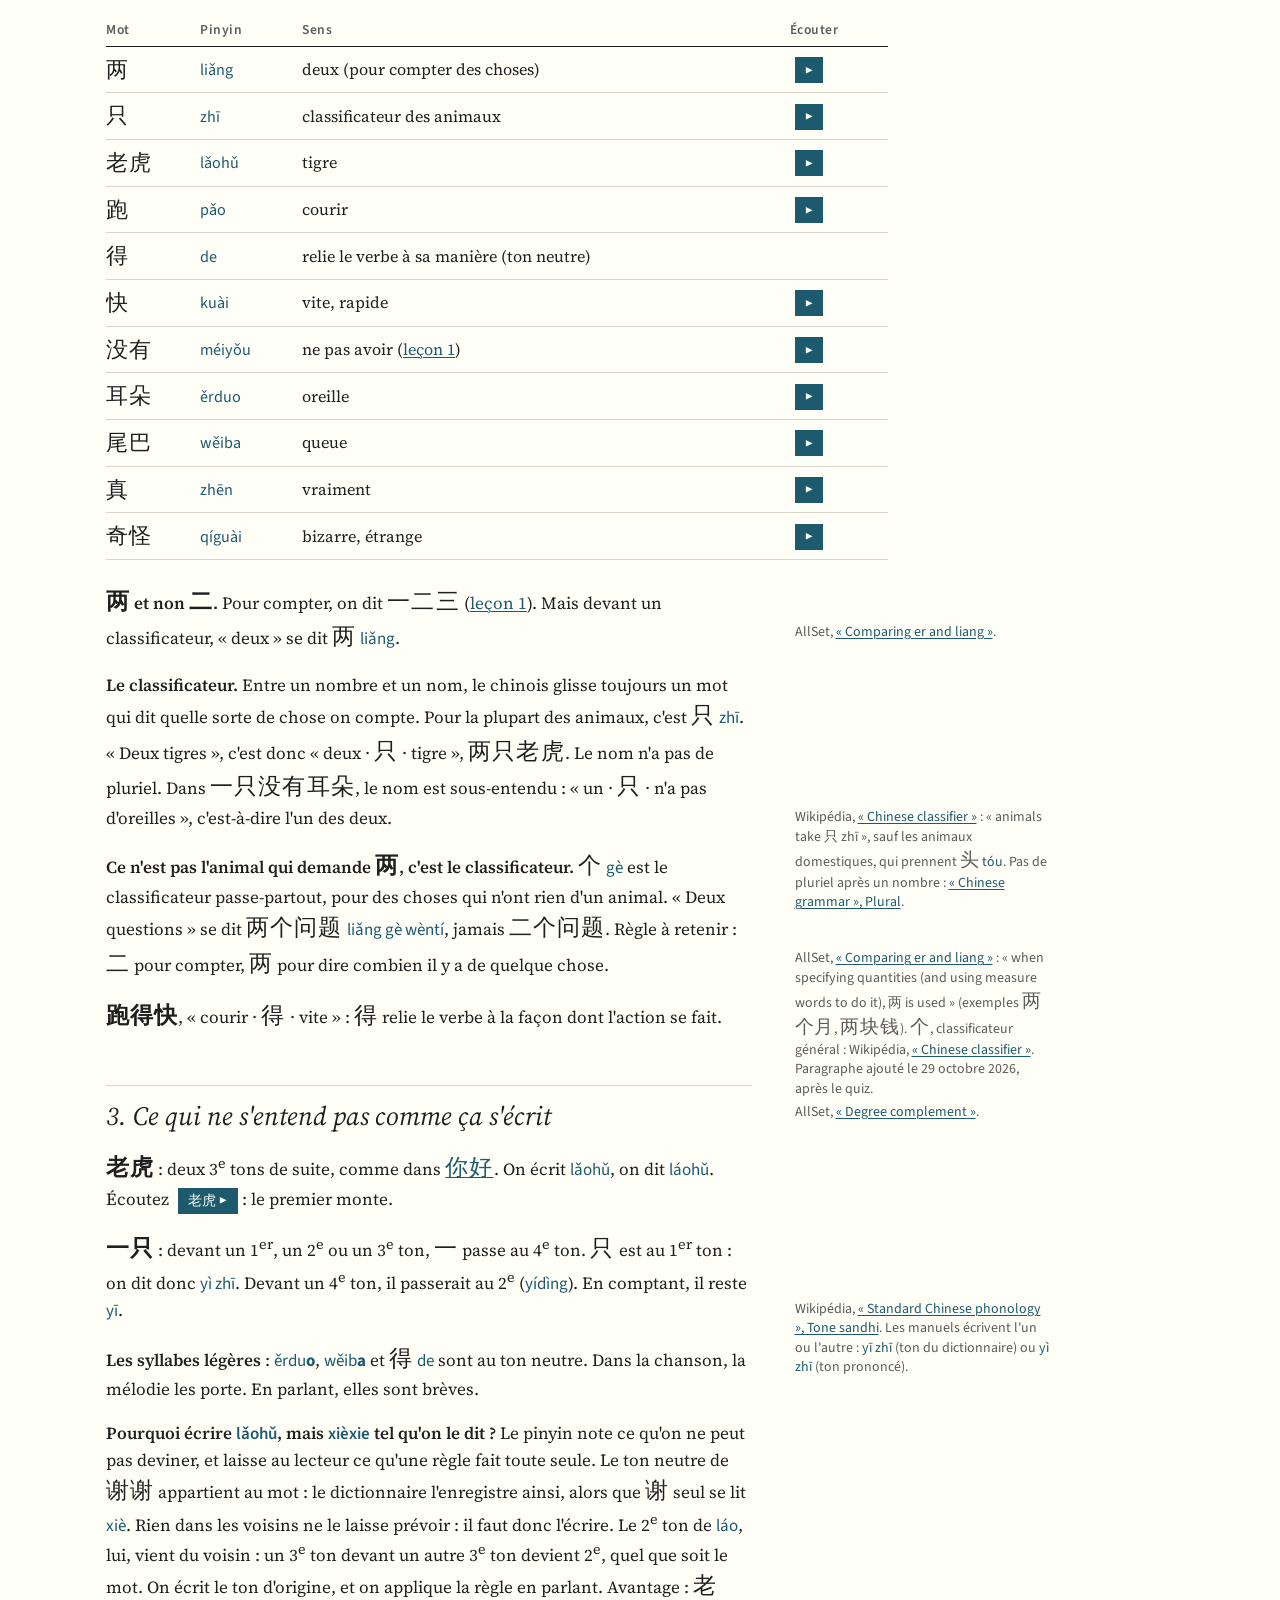
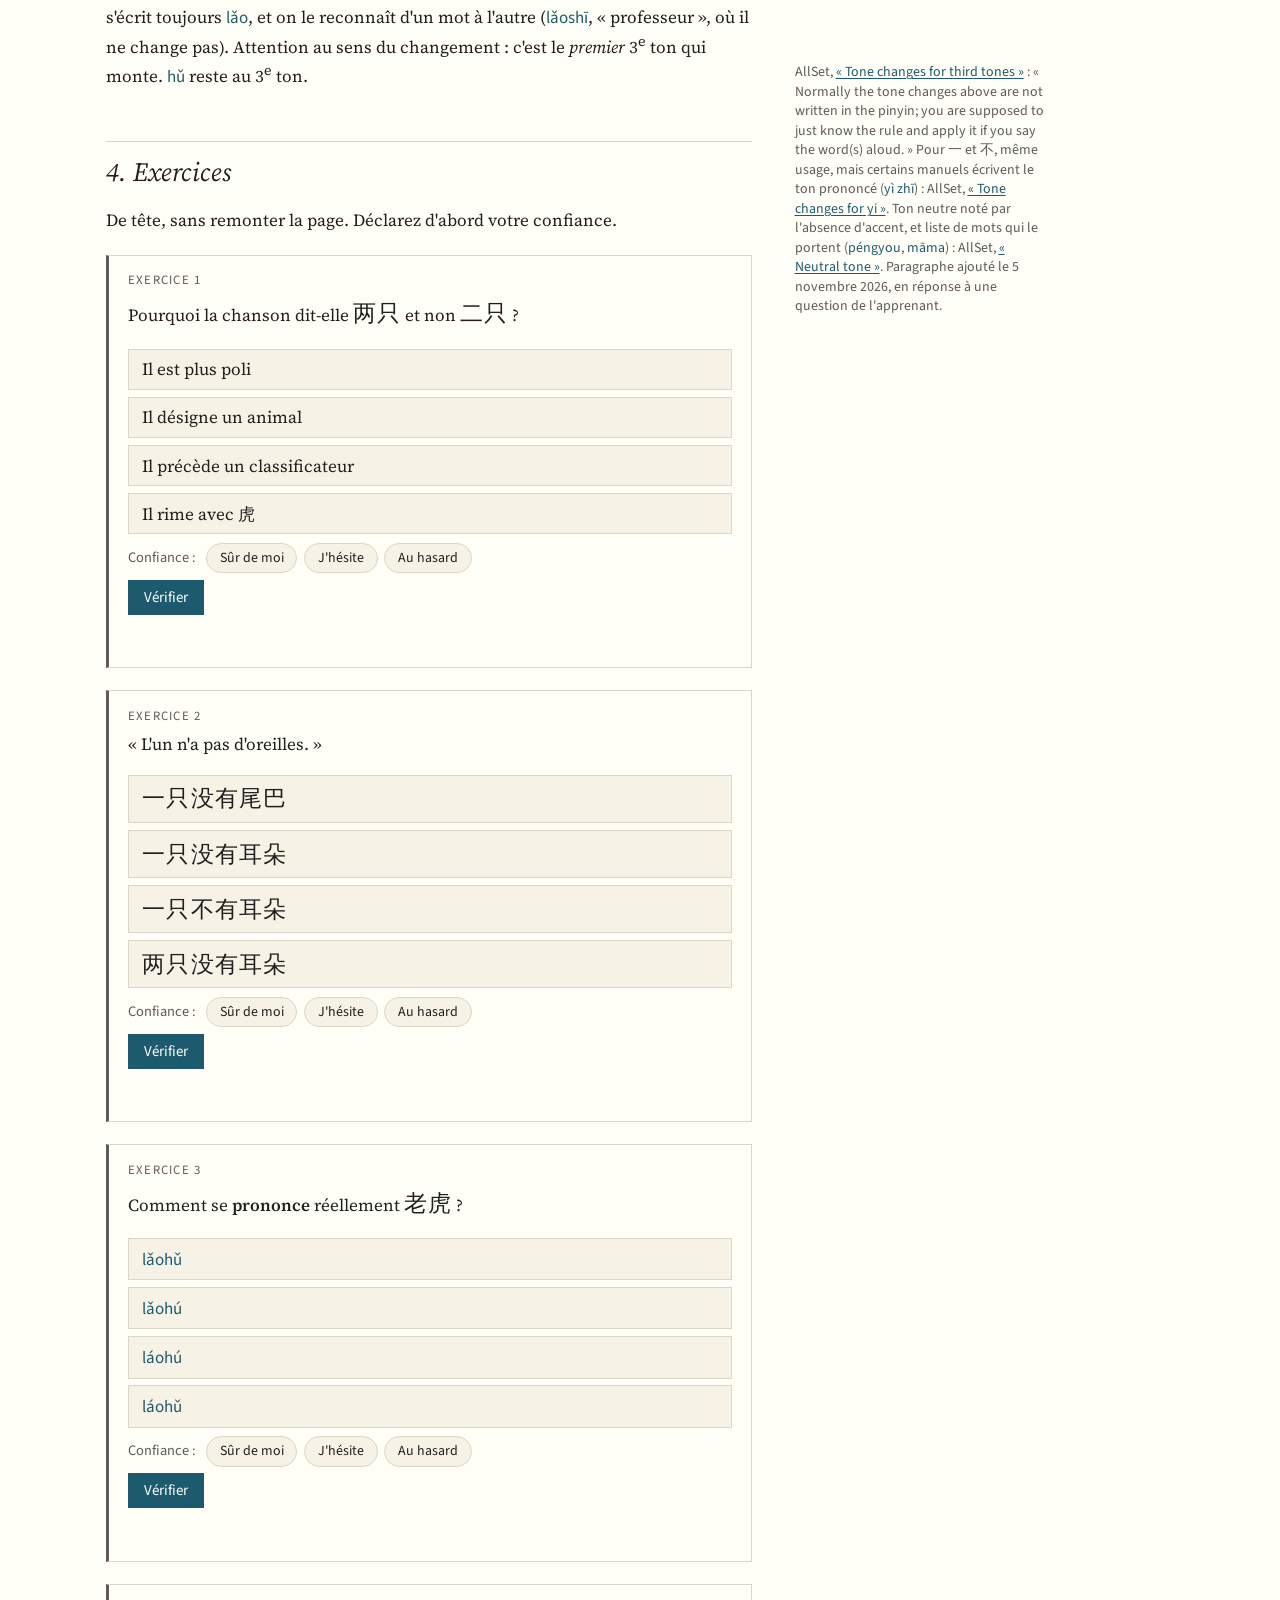
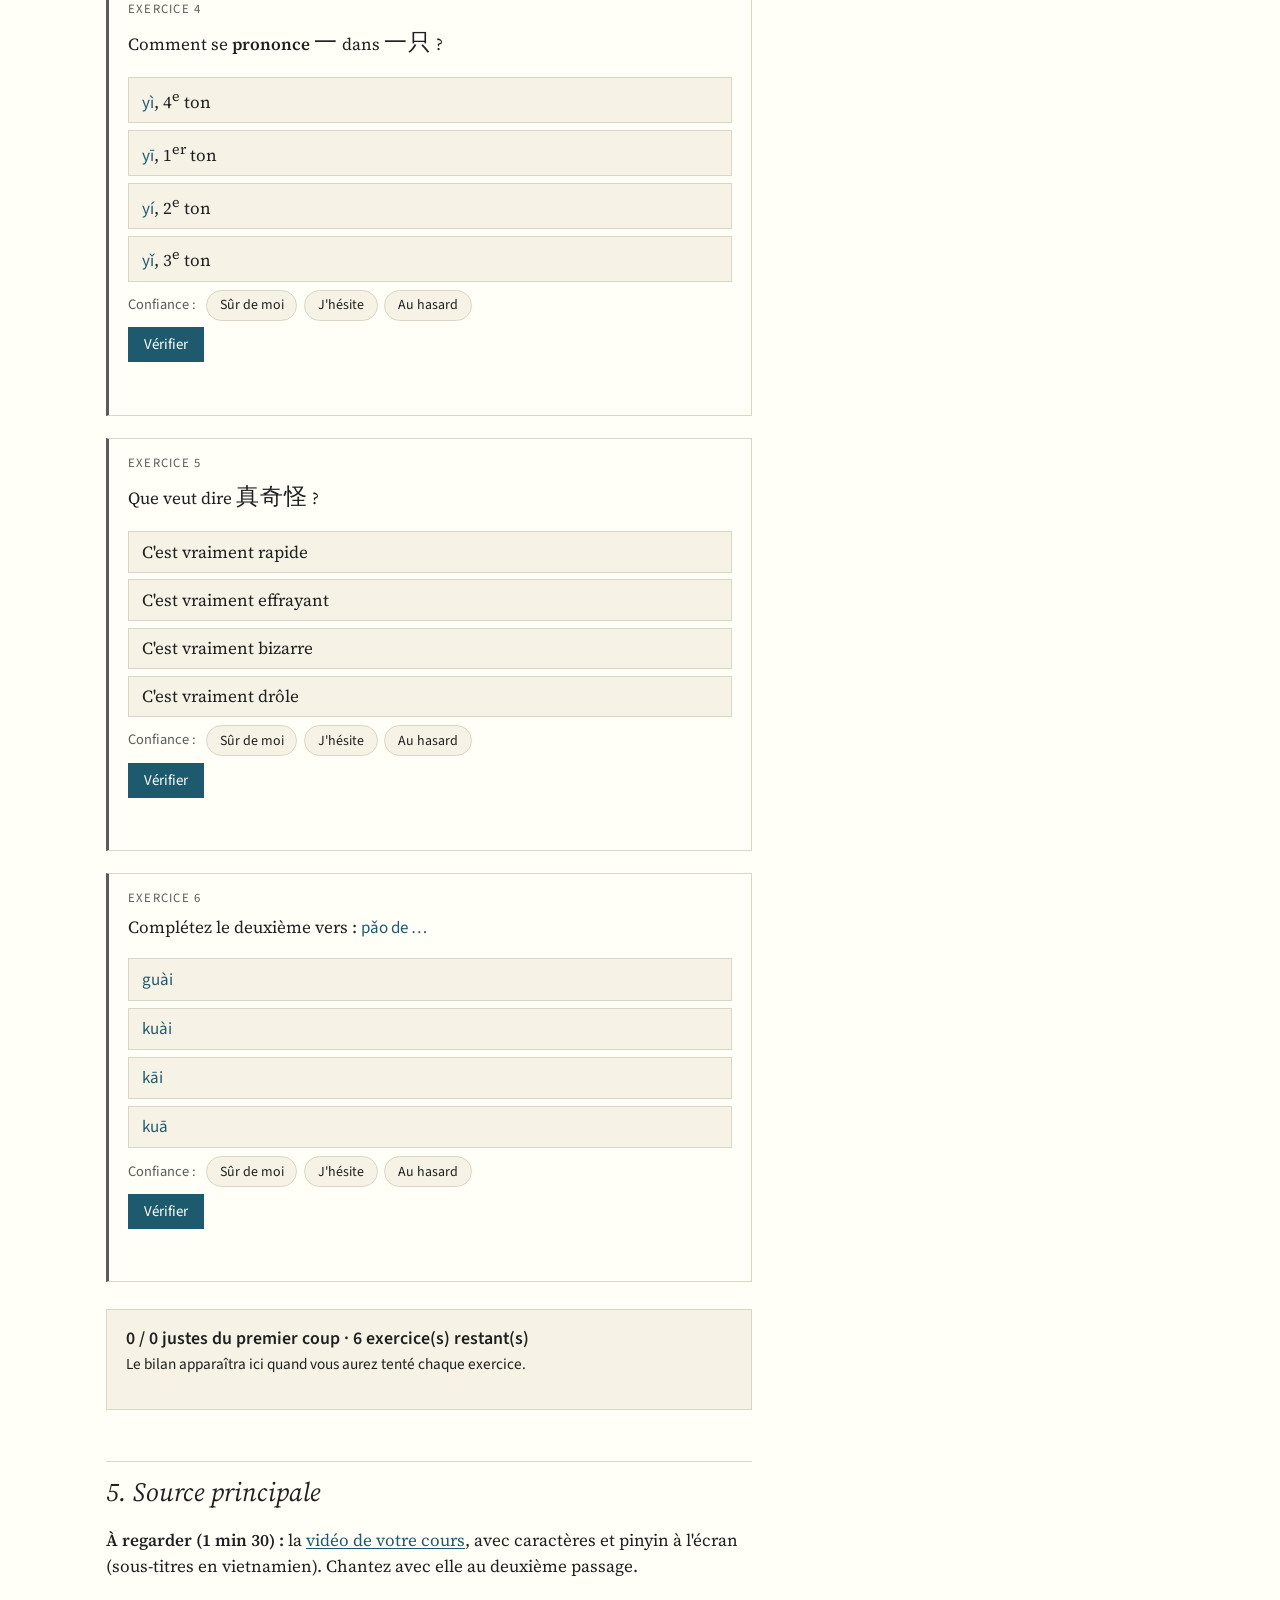
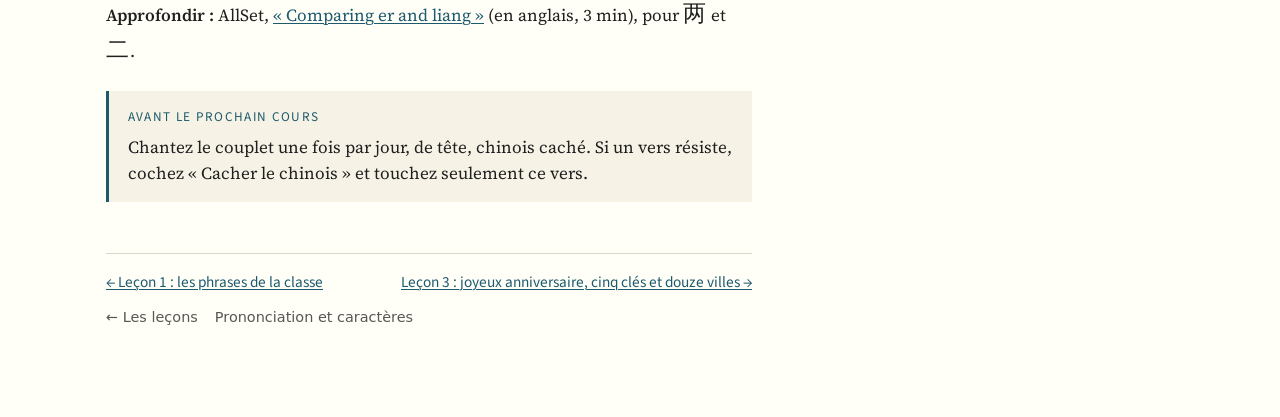
<file: cours/lessons/0002-deux-tigres.html>
<!doctype html>
<html lang="fr" data-public>
<head>
<meta charset="utf-8">
<meta name="viewport" content="width=device-width, initial-scale=1">
<title>Leçon 2 · Les deux tigres</title>
<link rel="stylesheet" href="../assets/cours.css">
<script src="../assets/ancres-details.js" defer></script>
<script src="../assets/tableaux.js" defer></script>
<script src="../assets/son.js" defer></script>
</head>
<body>
<main>
  <nav class="fil-retour" aria-label="Retour"><a href="../index.html">← Les leçons</a><a href="../../">Prononciation et caractères</a></nav>
  <nav class="navigation haut">
    <a href="0001-phrases-de-la-classe.html">← Leçon 1 : les phrases de la classe</a>
    <a href="0003-troisieme-cours.html">Leçon 3 : joyeux anniversaire, cinq clés et douze villes →</a>
  </nav>

<p class="surtitre">Chinois · Leçon 2</p>
<h1>Les deux tigres, <span class="hz">两只老虎</span></h1>
<p class="chapeau">Une comptine que tous les enfants chinois connaissent, sur l'air de « Frère Jacques ». Un seul couplet de cinq vers, chanté trois fois dans la vidéo de votre cours. Vous connaissez déjà l'air : il reste à poser les mots dessus.</p>

<div class="meta">
  <span><b>Durée</b> ≈ 15 min</span>
  <span><b>Prérequis</b> <a href="0001-phrases-de-la-classe.html#brique-oui"><span class="hz">没有</span></a>, <a href="0001-phrases-de-la-classe.html#sandhi-ni-hao">deux 3<sup>e</sup> tons de suite</a></span>
  <span><b>Exercices réussis</b> <span id="score-quiz" class="score">0 / 0</span></span>
</div>

<div class="encadre">
  <span class="titre">À la fin de cette leçon</span>
  <p>Vous saurez chanter le couplet de tête, en sachant ce que dit chaque mot. Vous saurez pourquoi on dit <span class="hz">两只</span> et non <span class="hz">二只</span>, et comment se prononcent <span class="hz">老虎</span> et <span class="hz">一只</span>.</p>
</div>

<h2 id="paroles">1. Le couplet</h2>

<p>Écoutez la <a href="https://www.youtube.com/watch?v=LmXnPFsLqpc">vidéo du cours</a> (1 min 30) une fois en lisant. Puis cachez le chinois et chantez-la de tête, sur l'air de « Frère Jacques ». La structure est la même : chaque vers est chanté deux fois, sauf au troisième, où deux vers différents se suivent.<span class="note">Paroles relevées sur les images de la vidéo. L'air de « Frère Jacques » et la variante <span class="hz">眼睛</span> : Wikipédia, <a href="https://en.wikipedia.org/wiki/Two_Tigers_(nursery_rhyme)">« Two Tigers (nursery rhyme) »</a>.</span></p>

<div class="repli">
<div class="interrupteurs">
  <label><input type="checkbox" data-masquer="zh"> Cacher le chinois</label>
  <label><input type="checkbox" data-masquer="fr"> Cacher le français</label>
</div>

<ol class="paroles">
  <li id="vers-1"><span class="hz masquable zh">两只老虎，两只老虎，</span><span class="py masquable zh">liǎng zhī lǎohǔ, liǎng zhī lǎohǔ,</span><span class="lit masquable fr">Deux tigres, deux tigres,</span></li>
  <li id="vers-2"><span class="hz masquable zh">跑得快，跑得快，</span><span class="py masquable zh">pǎo de kuài, pǎo de kuài,</span><span class="lit masquable fr">courent vite, courent vite,</span></li>
  <li id="vers-3"><span class="hz masquable zh">一只没有耳朵，</span><span class="py masquable zh">yī zhī méiyǒu ěrduo,</span><span class="lit masquable fr">l'un n'a pas d'oreilles,</span></li>
  <li id="vers-4"><span class="hz masquable zh">一只没有尾巴，</span><span class="py masquable zh">yī zhī méiyǒu wěiba,</span><span class="lit masquable fr">l'autre n'a pas de queue,</span></li>
  <li id="vers-5"><span class="hz masquable zh">真奇怪！真奇怪！</span><span class="py masquable zh">zhēn qíguài ! zhēn qíguài !</span><span class="lit masquable fr">c'est vraiment bizarre ! vraiment bizarre !</span></li>
</ol>
</div>

<p>Une variante connue remplace les oreilles par les yeux, <span class="hz">眼睛</span> <span class="py">yǎnjing</span>. Votre vidéo chante <span class="hz">耳朵</span>, les oreilles.</p>

<h2 id="mots">2. Les mots, un par un</h2>

<div class="table-wrap">
<table class="phrases">
  <tr><th>Mot</th><th>Pinyin</th><th>Sens</th><th>Écouter</th></tr>
  <tr id="mot-liang"><td class="hz">两</td><td class="py">liǎng</td><td>deux (pour compter des choses)</td><td><button class="son" data-son="liang">▶</button></td></tr>
  <tr id="mot-zhi"><td class="hz">只</td><td class="py">zhī</td><td>classificateur des animaux</td><td><button class="son" data-son="zhi">▶</button></td></tr>
  <tr id="mot-laohu"><td class="hz">老虎</td><td class="py">lǎohǔ</td><td>tigre</td><td><button class="son" data-son="laohu">▶</button></td></tr>
  <tr id="mot-pao"><td class="hz">跑</td><td class="py">pǎo</td><td>courir</td><td><button class="son" data-son="pao">▶</button></td></tr>
  <tr id="mot-de"><td class="hz">得</td><td class="py">de</td><td>relie le verbe à sa manière (ton neutre)</td><td></td></tr>
  <tr id="mot-kuai"><td class="hz">快</td><td class="py">kuài</td><td>vite, rapide</td><td><button class="son" data-son="kuai">▶</button></td></tr>
  <tr id="mot-meiyou"><td class="hz">没有</td><td class="py">méiyǒu</td><td>ne pas avoir (<a href="0001-phrases-de-la-classe.html#brique-oui">leçon 1</a>)</td><td><button class="son" data-son="meiyou">▶</button></td></tr>
  <tr id="mot-erduo"><td class="hz">耳朵</td><td class="py">ěrduo</td><td>oreille</td><td><button class="son" data-son="erduo">▶</button></td></tr>
  <tr id="mot-weiba"><td class="hz">尾巴</td><td class="py">wěiba</td><td>queue</td><td><button class="son" data-son="weiba">▶</button></td></tr>
  <tr id="mot-zhen"><td class="hz">真</td><td class="py">zhēn</td><td>vraiment</td><td><button class="son" data-son="zhen">▶</button></td></tr>
  <tr id="mot-qiguai"><td class="hz">奇怪</td><td class="py">qíguài</td><td>bizarre, étrange</td><td><button class="son" data-son="qiguai">▶</button></td></tr>
</table>
</div>

<p id="liang-er"><strong><span class="hz">两</span> et non <span class="hz">二</span>.</strong> Pour compter, on dit <span class="hz">一二三</span> (<a href="0001-phrases-de-la-classe.html#commencez">leçon 1</a>). Mais devant un classificateur, « deux » se dit <span class="hz">两</span> <span class="py">liǎng</span>.<span class="note">AllSet, <a href="https://resources.allsetlearning.com/chinese/grammar/Comparing_%22er%22_and_%22liang%22">« Comparing er and liang »</a>.</span></p>

<p id="classificateur"><strong>Le classificateur.</strong> Entre un nombre et un nom, le chinois glisse toujours un mot qui dit quelle sorte de chose on compte. Pour la plupart des animaux, c'est <span class="hz">只</span> <span class="py">zhī</span>. « Deux tigres », c'est donc « deux · <span class="hz">只</span> · tigre », <span class="hz">两只老虎</span>. Le nom n'a pas de pluriel. Dans <span class="hz">一只没有耳朵</span>, le nom est sous-entendu : « un · <span class="hz">只</span> · n'a pas d'oreilles », c'est-à-dire l'un des deux.<span class="note">Wikipédia, <a href="https://en.wikipedia.org/wiki/Chinese_classifier">« Chinese classifier »</a> : « animals take 只 zhī », sauf les animaux domestiques, qui prennent <span class="hz">头</span> <span class="py">tóu</span>. Pas de pluriel après un nombre : <a href="https://en.wikipedia.org/wiki/Chinese_grammar#Plural">« Chinese grammar », Plural</a>.</span></p>

<p id="liang-ge"><strong>Ce n'est pas l'animal qui demande <span class="hz">两</span>, c'est le classificateur.</strong> <span class="hz">个</span> <span class="py">gè</span> est le classificateur passe-partout, pour des choses qui n'ont rien d'un animal. « Deux questions » se dit <span class="hz">两个问题</span> <span class="py">liǎng gè wèntí</span>, jamais <span class="hz">二个问题</span>. Règle à retenir : <span class="hz">二</span> pour compter, <span class="hz">两</span> pour dire combien il y a de quelque chose.<span class="note">AllSet, <a href="https://resources.allsetlearning.com/chinese/grammar/Comparing_%22er%22_and_%22liang%22">« Comparing er and liang »</a> : « when specifying quantities (and using measure words to do it), 两 is used » (exemples <span class="hz">两个月</span>, <span class="hz">两块钱</span>). <span class="hz">个</span>, classificateur général : Wikipédia, <a href="https://en.wikipedia.org/wiki/Chinese_classifier">« Chinese classifier »</a>. Paragraphe ajouté le 29 octobre 2026, après le quiz.</span></p>

<p id="pao-de-kuai"><strong><span class="hz">跑得快</span></strong>, « courir · <span class="hz">得</span> · vite » : <span class="hz">得</span> relie le verbe à la façon dont l'action se fait.<span class="note">AllSet, <a href="https://resources.allsetlearning.com/chinese/grammar/Degree_complement">« Degree complement »</a>.</span></p>

<h2 id="prononciation">3. Ce qui ne s'entend pas comme ça s'écrit</h2>

<p id="laohu"><strong><span class="hz">老虎</span></strong> : deux 3<sup>e</sup> tons de suite, comme dans <a href="0001-phrases-de-la-classe.html#sandhi-ni-hao"><span class="hz">你好</span></a>. On écrit <span class="py">lǎohǔ</span>, on dit <span class="py">láohǔ</span>. Écoutez <button class="son" data-son="laohu">老虎 ▶</button> : le premier monte.</p>

<p id="yi-zhi"><strong><span class="hz">一只</span></strong> : devant un 1<sup>er</sup>, un 2<sup>e</sup> ou un 3<sup>e</sup> ton, <span class="hz">一</span> passe au 4<sup>e</sup> ton. <span class="hz">只</span> est au 1<sup>er</sup> ton : on dit donc <span class="py">yì zhī</span>. Devant un 4<sup>e</sup> ton, il passerait au 2<sup>e</sup> (<span class="py">yídìng</span>). En comptant, il reste <span class="py">yī</span>.<span class="note">Wikipédia, <a href="https://en.wikipedia.org/wiki/Standard_Chinese_phonology#Tone_sandhi">« Standard Chinese phonology », Tone sandhi</a>. Les manuels écrivent l'un ou l'autre : <span class="py">yī zhī</span> (ton du dictionnaire) ou <span class="py">yì zhī</span> (ton prononcé).</span></p>

<p id="tons-neutres"><strong>Les syllabes légères</strong> : <span class="py">ěrdu<b>o</b></span>, <span class="py">wěib<b>a</b></span> et <span class="hz">得</span> <span class="py">de</span> sont au ton neutre. Dans la chanson, la mélodie les porte. En parlant, elles sont brèves.</p>

<p id="ecrit-ou-dit"><strong>Pourquoi écrire <span class="py">lǎohǔ</span>, mais <span class="py">xièxie</span> tel qu'on le dit ?</strong> Le pinyin note ce qu'on ne peut pas deviner, et laisse au lecteur ce qu'une règle fait toute seule. Le ton neutre de <span class="hz">谢谢</span> appartient au mot : le dictionnaire l'enregistre ainsi, alors que <span class="hz">谢</span> seul se lit <span class="py">xiè</span>. Rien dans les voisins ne le laisse prévoir : il faut donc l'écrire. Le 2<sup>e</sup> ton de <span class="py">láo</span>, lui, vient du voisin : un 3<sup>e</sup> ton devant un autre 3<sup>e</sup> ton devient 2<sup>e</sup>, quel que soit le mot. On écrit le ton d'origine, et on applique la règle en parlant. Avantage : <span class="hz">老</span> s'écrit toujours <span class="py">lǎo</span>, et on le reconnaît d'un mot à l'autre (<span class="py">lǎoshī</span>, « professeur », où il ne change pas). Attention au sens du changement : c'est le <em>premier</em> 3<sup>e</sup> ton qui monte. <span class="py">hǔ</span> reste au 3<sup>e</sup> ton.<span class="note">AllSet, <a href="https://resources.allsetlearning.com/chinese/pronunciation/Tone_changes_for_third_tones">« Tone changes for third tones »</a> : « Normally the tone changes above are not written in the pinyin; you are supposed to just know the rule and apply it if you say the word(s) aloud. » Pour 一 et 不, même usage, mais certains manuels écrivent le ton prononcé (<span class="py">yì zhī</span>) : AllSet, <a href="https://resources.allsetlearning.com/chinese/pronunciation/Tone_changes_for_%22yi%22">« Tone changes for yi »</a>. Ton neutre noté par l'absence d'accent, et liste de mots qui le portent (<span class="py">péngyou</span>, <span class="py">māma</span>) : AllSet, <a href="https://resources.allsetlearning.com/chinese/pronunciation/Neutral_tone">« Neutral tone »</a>. Paragraphe ajouté le 5 novembre 2026, en réponse à une question de l'apprenant.</span></p>

<h2 id="exercices">4. Exercices</h2>

<p>De tête, sans remonter la page. Déclarez d'abord votre confiance.</p>

<div class="exo" id="q1" data-sujet="两 plutôt que 二" data-type="qcm" data-reponse="3">
  <span class="num-exo">Exercice 1</span>
  <p>Pourquoi la chanson dit-elle <span class="hz">两只</span> et non <span class="hz">二只</span> ?</p>
  <ol class="choix">
    <li>Il est plus poli</li>
    <li>Il désigne un animal</li>
    <li>Il précède un classificateur</li>
    <li>Il rime avec 虎</li>
  </ol>
  <div class="solution"><p>Devant un classificateur, ici <span class="hz">只</span>, « deux » se dit <span class="hz">两</span>. <span class="hz">二</span> sert à compter (<span class="hz">一二三</span>) (<a href="#liang-er">section 2</a>). Ce n'est pas l'animal : on dit aussi <span class="hz">两个问题</span>, « deux questions » (<a href="#liang-ge">section 2</a>).</p></div>
</div>

<div class="exo" id="q2" data-sujet="Vers 3 : pas d'oreilles" data-type="qcm" data-reponse="2">
  <span class="num-exo">Exercice 2</span>
  <p>« L'un n'a pas d'oreilles. »</p>
  <ol class="choix">
    <li><span class="hz">一只没有尾巴</span></li>
    <li><span class="hz">一只没有耳朵</span></li>
    <li><span class="hz">一只不有耳朵</span></li>
    <li><span class="hz">两只没有耳朵</span></li>
  </ol>
  <div class="solution"><p><span class="hz">一只没有耳朵</span> <span class="py">yì zhī méiyǒu ěrduo</span>. <span class="hz">尾巴</span> est la queue (vers suivant), et <span class="hz">有</span> se nie toujours avec <span class="hz">没</span> (<a href="0001-phrases-de-la-classe.html#brique-oui">leçon 1</a>).</p></div>
</div>

<div class="exo" id="q3" data-sujet="Prédiction : prononciation de 老虎" data-type="qcm" data-reponse="4">
  <span class="num-exo">Exercice 3</span>
  <p>Comment se <strong>prononce</strong> réellement <span class="hz">老虎</span> ?</p>
  <ol class="choix">
    <li><span class="py">lǎohǔ</span></li>
    <li><span class="py">lǎohú</span></li>
    <li><span class="py">láohú</span></li>
    <li><span class="py">láohǔ</span></li>
  </ol>
  <div class="solution"><p>On écrit <span class="py">lǎohǔ</span>, on dit <span class="py">láohǔ</span> : même règle que <span class="hz">你好</span>. Le premier de deux 3<sup>e</sup> tons passe au 2<sup>e</sup> (<a href="#laohu">section 3</a>).</p></div>
</div>

<div class="exo" id="q4" data-sujet="Prédiction : ton de 一 dans 一只" data-type="qcm" data-reponse="1">
  <span class="num-exo">Exercice 4</span>
  <p>Comment se <strong>prononce</strong> <span class="hz">一</span> dans <span class="hz">一只</span> ?</p>
  <ol class="choix">
    <li><span class="py">yì</span>, 4<sup>e</sup> ton</li>
    <li><span class="py">yī</span>, 1<sup>er</sup> ton</li>
    <li><span class="py">yí</span>, 2<sup>e</sup> ton</li>
    <li><span class="py">yǐ</span>, 3<sup>e</sup> ton</li>
  </ol>
  <div class="solution"><p><span class="py">yì</span>. <span class="hz">只</span> <span class="py">zhī</span> est au 1<sup>er</sup> ton, et devant un 1<sup>er</sup>, un 2<sup>e</sup> ou un 3<sup>e</sup> ton, <span class="hz">一</span> passe au 4<sup>e</sup> (<a href="#yi-zhi">section 3</a>).</p></div>
</div>

<div class="exo" id="q5" data-sujet="Vers 5 : 真奇怪" data-type="qcm" data-reponse="3">
  <span class="num-exo">Exercice 5</span>
  <p>Que veut dire <span class="hz">真奇怪</span> ?</p>
  <ol class="choix">
    <li>C'est vraiment rapide</li>
    <li>C'est vraiment effrayant</li>
    <li>C'est vraiment bizarre</li>
    <li>C'est vraiment drôle</li>
  </ol>
  <div class="solution"><p><span class="hz">真</span> « vraiment » + <span class="hz">奇怪</span> « bizarre ». Deux tigres sans oreilles ni queue, c'est en effet bizarre.</p></div>
</div>

<div class="exo" id="q6" data-sujet="Vers 2 : 跑得快" data-type="qcm" data-reponse="2">
  <span class="num-exo">Exercice 6</span>
  <p>Complétez le deuxième vers : <span class="py">pǎo de …</span></p>
  <ol class="choix">
    <li><span class="py">guài</span></li>
    <li><span class="py">kuài</span></li>
    <li><span class="py">kāi</span></li>
    <li><span class="py">kuā</span></li>
  </ol>
  <div class="solution"><p><span class="hz">跑得快</span> <span class="py">pǎo de kuài</span>, « courir vite ». <span class="py">guài</span> est la fin de <span class="hz">奇怪</span>, au dernier vers, et <span class="py">kāi</span> le début de <span class="hz">开始</span>.</p></div>
</div>

<div class="quiz-recap" id="recapitulatif" data-quiz="CHI-0002"></div>

<h2 id="source-principale">5. Source principale</h2>

<p><strong>À regarder (1 min 30) :</strong> la <a href="https://www.youtube.com/watch?v=LmXnPFsLqpc">vidéo de votre cours</a>, avec caractères et pinyin à l'écran (sous-titres en vietnamien). Chantez avec elle au deuxième passage.</p>
<p><strong>Approfondir :</strong> AllSet, <a href="https://resources.allsetlearning.com/chinese/grammar/Comparing_%22er%22_and_%22liang%22">« Comparing er and liang »</a> (en anglais, 3 min), pour <span class="hz">两</span> et <span class="hz">二</span>.</p>


<div class="encadre">
  <span class="titre">Avant le prochain cours</span>
  <p>Chantez le couplet une fois par jour, de tête, chinois caché. Si un vers résiste, cochez « Cacher le chinois » et touchez seulement ce vers.</p>
</div>

<nav class="navigation">
  <a href="0001-phrases-de-la-classe.html">← Leçon 1 : les phrases de la classe</a>
  <a href="0003-troisieme-cours.html">Leçon 3 : joyeux anniversaire, cinq clés et douze villes →</a>
</nav>
  <nav class="fil-retour bas" aria-label="Retour"><a href="../index.html">← Les leçons</a><a href="../../">Prononciation et caractères</a></nav>
</main>

<script src="../assets/quiz.js"></script>
</body>
</html>
</file>
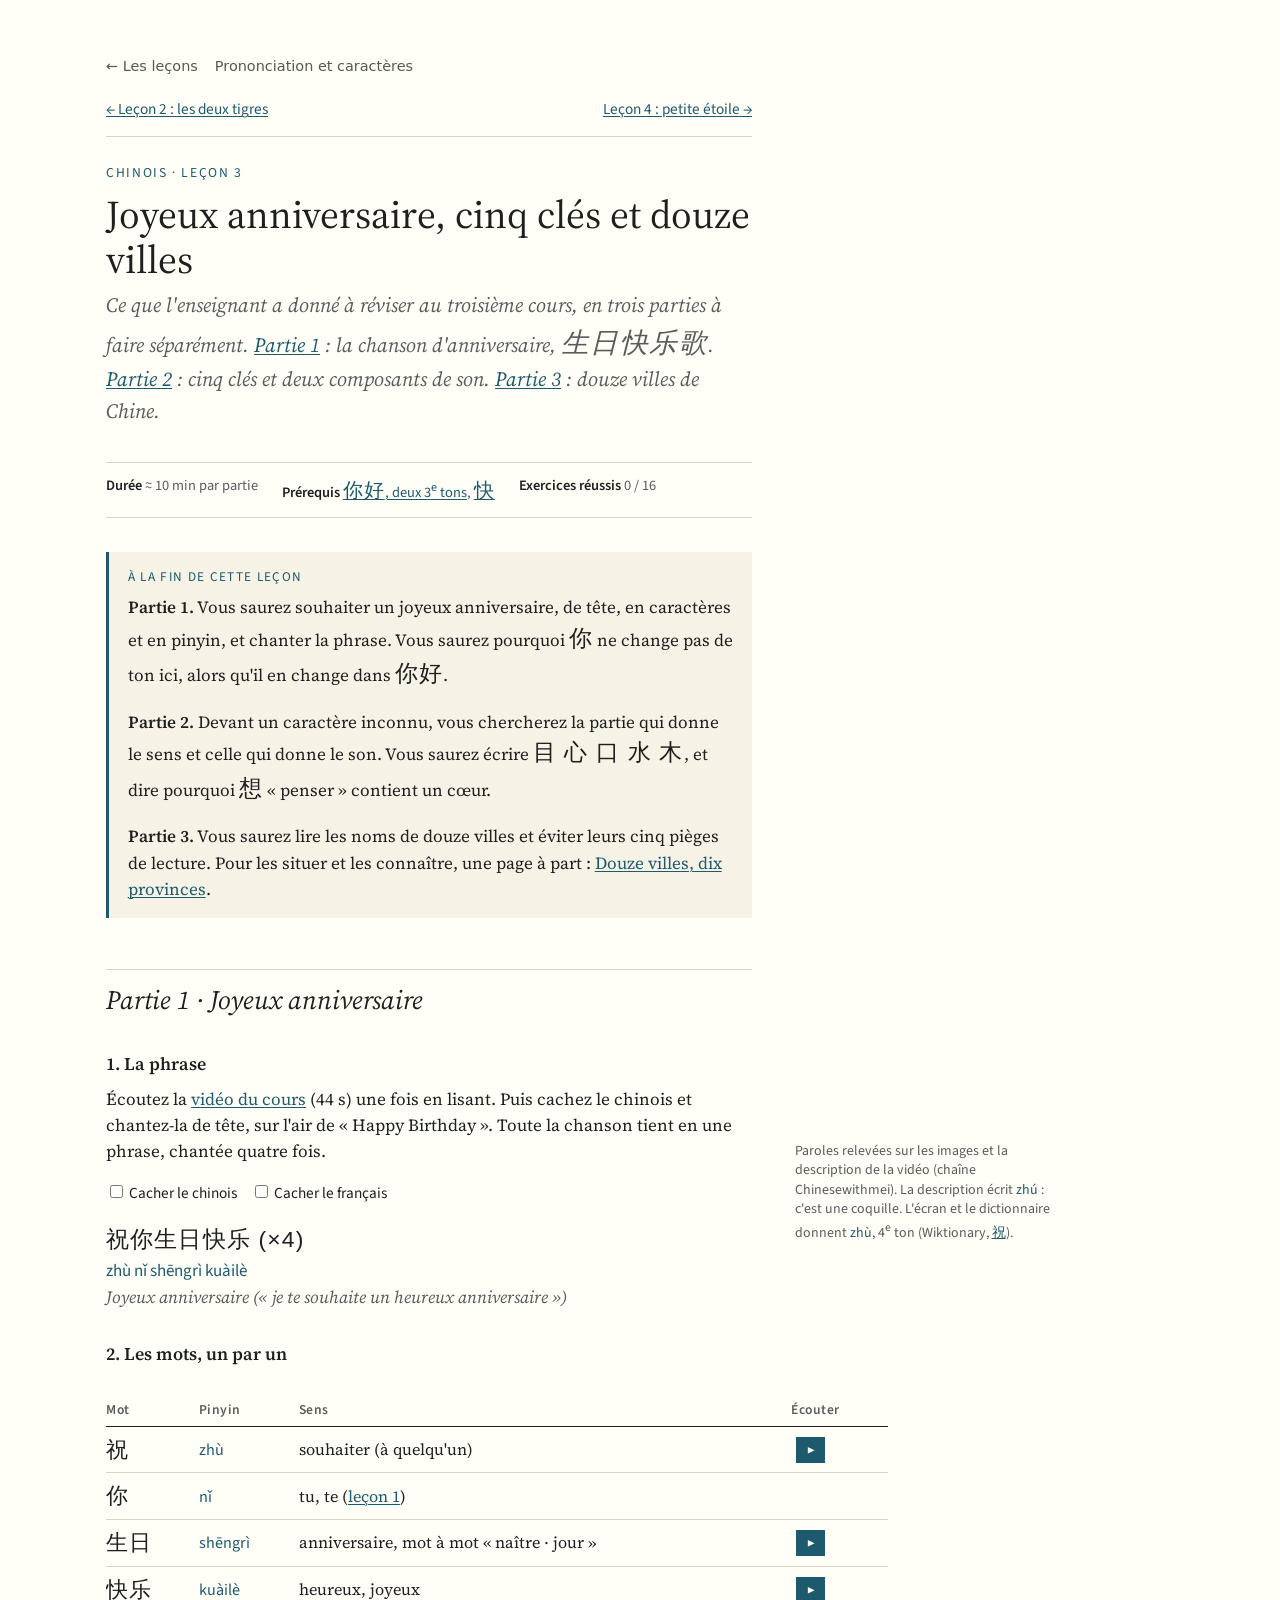
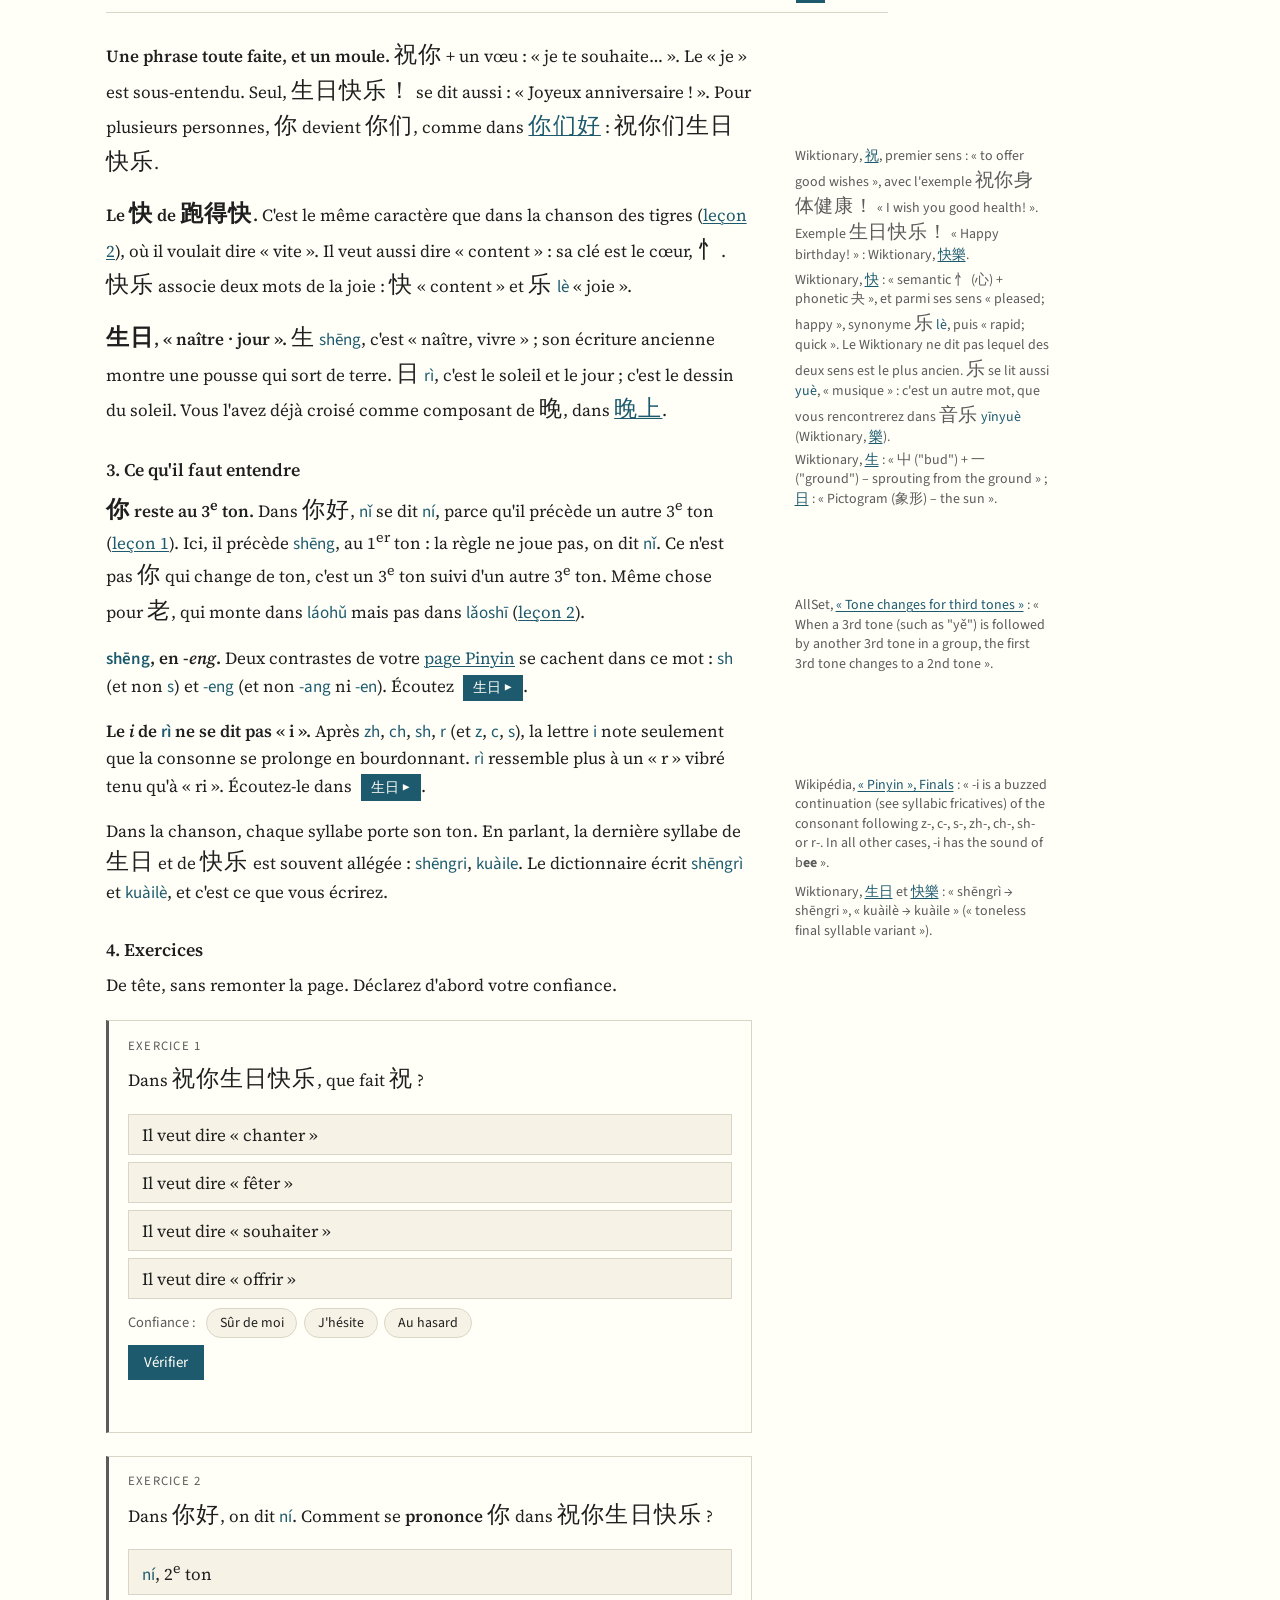
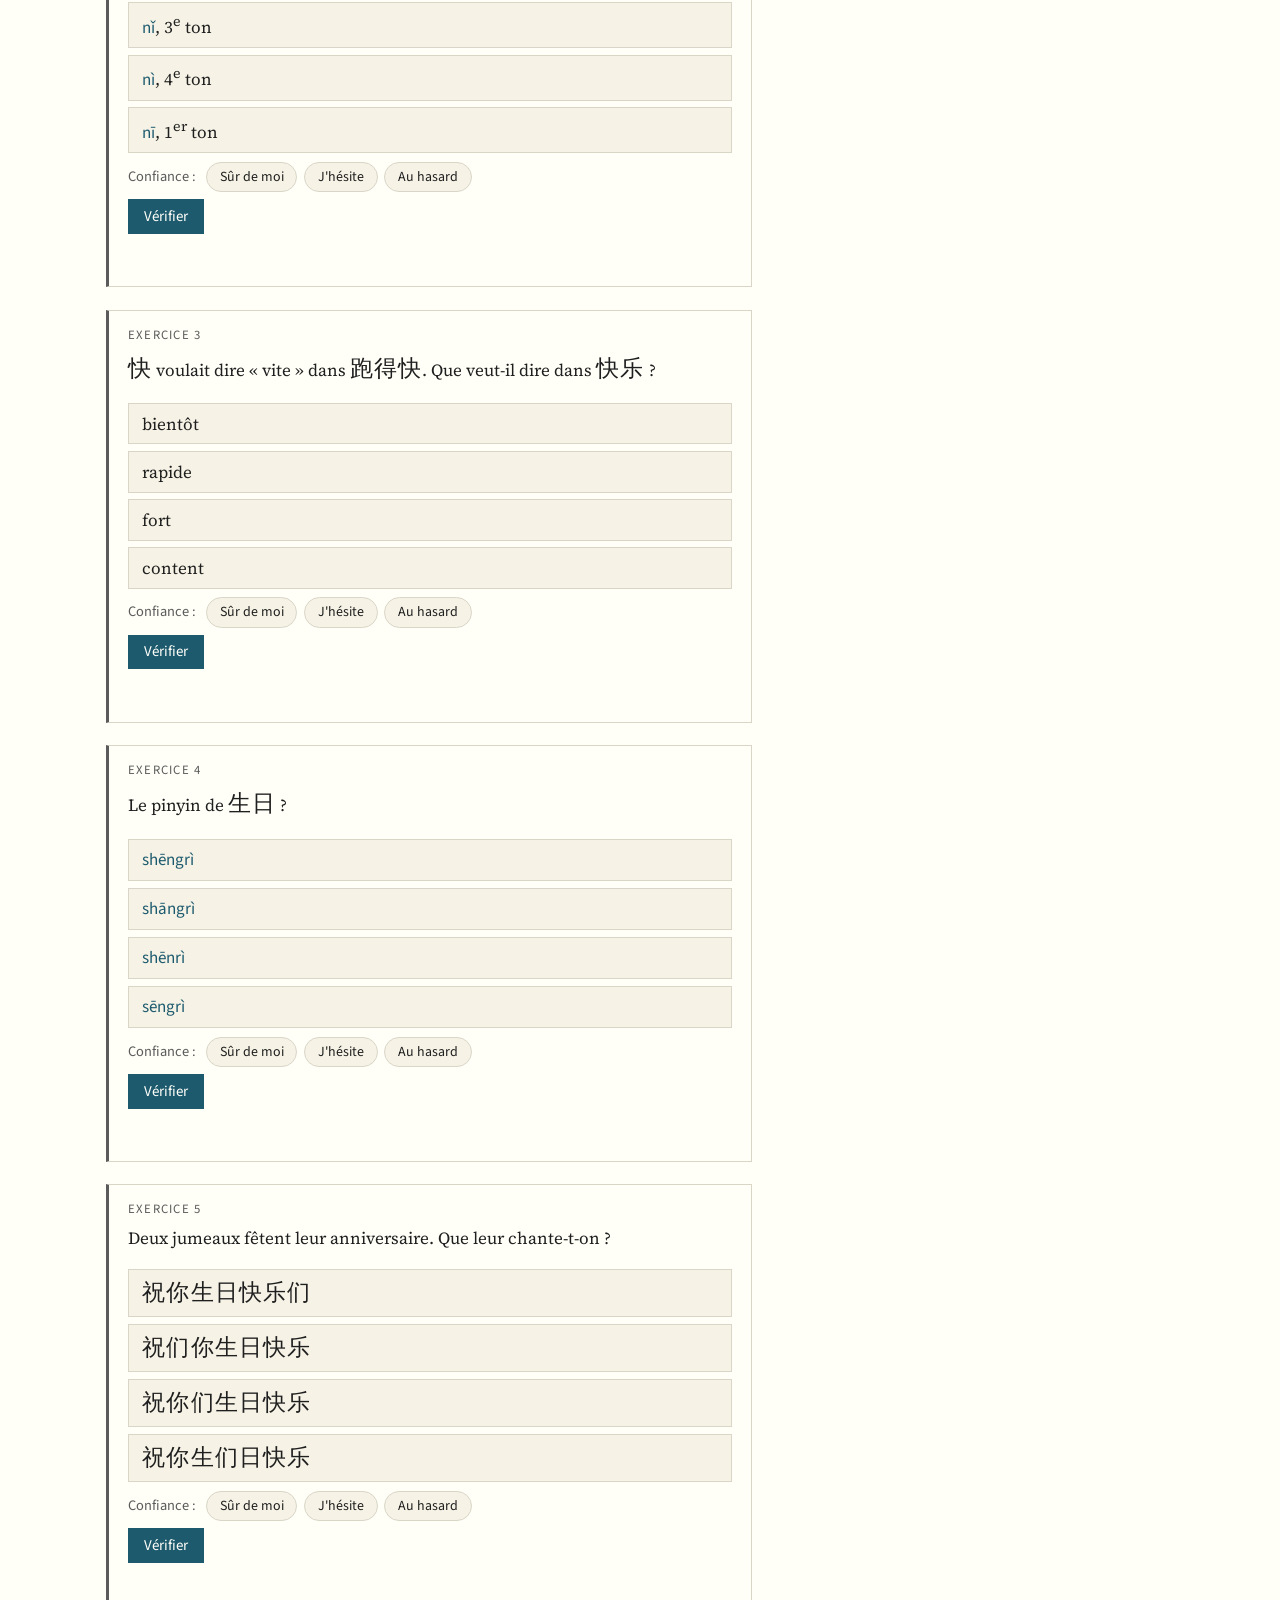
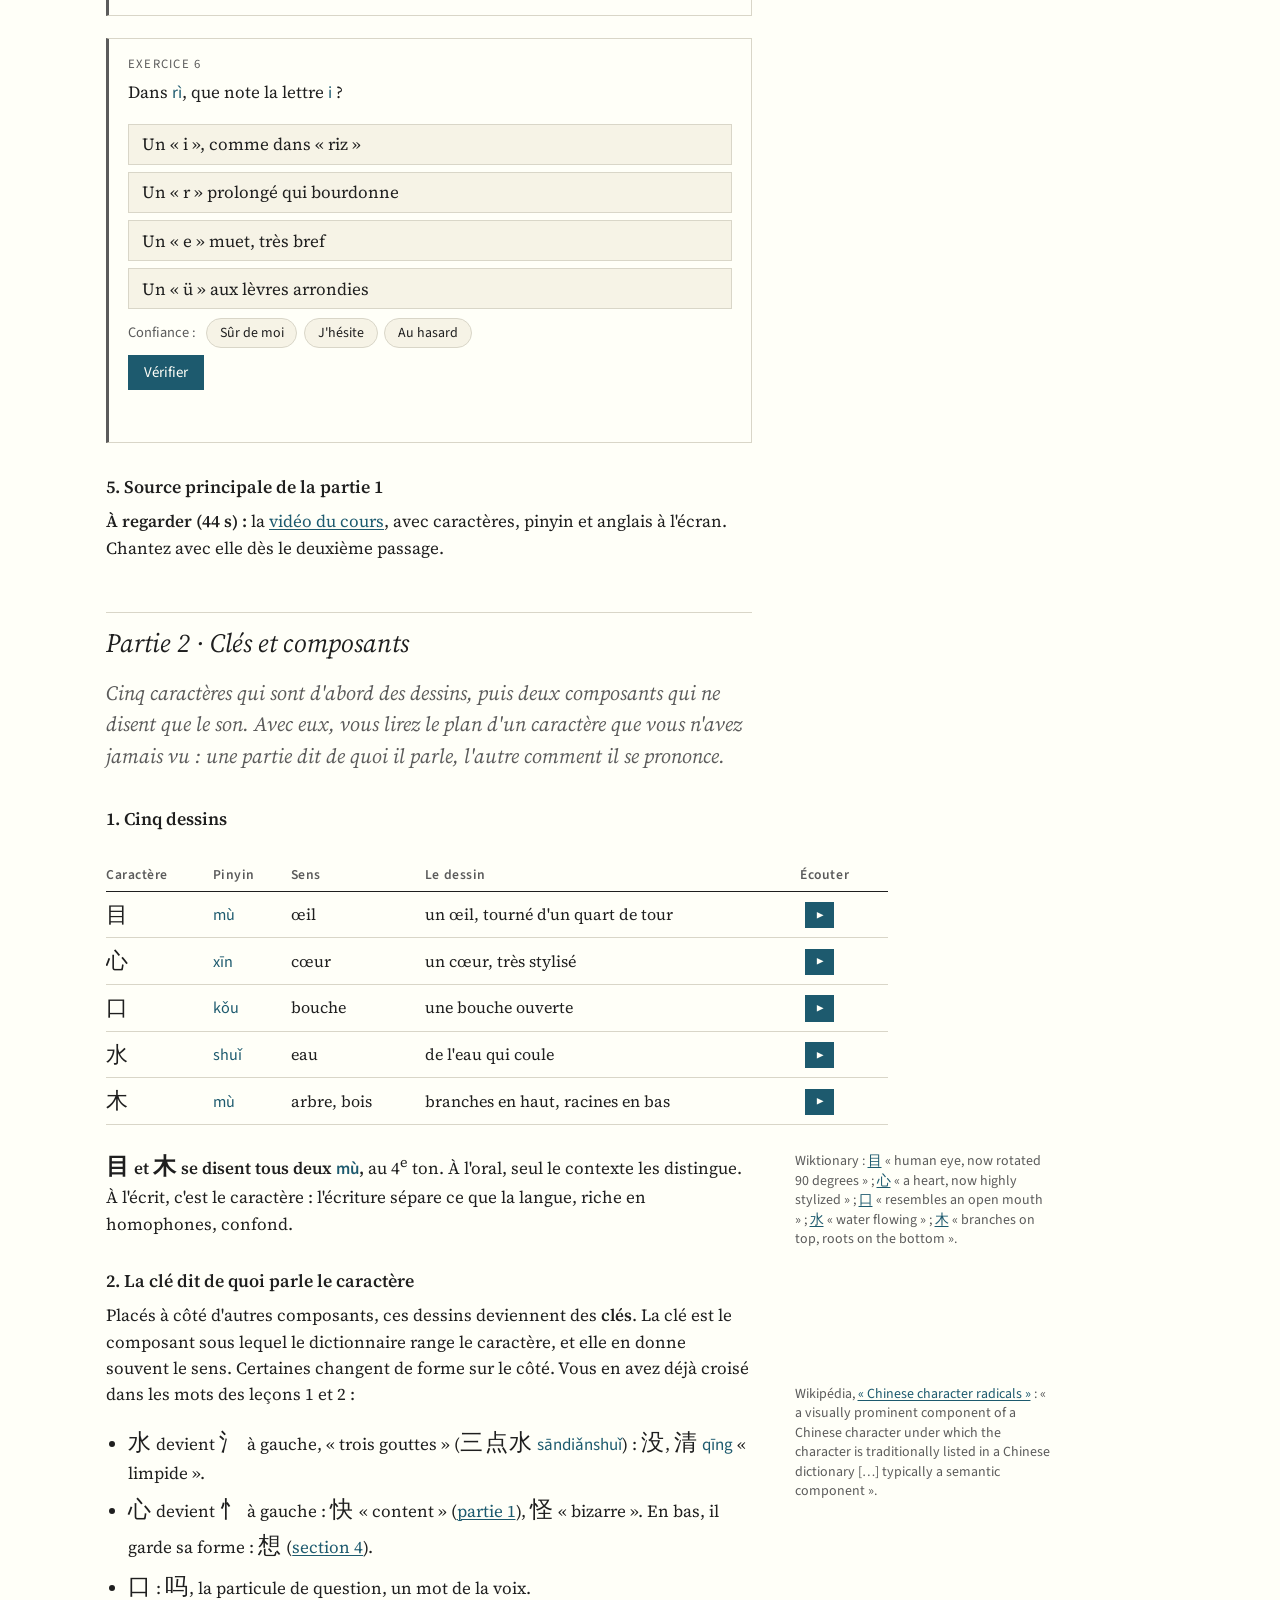
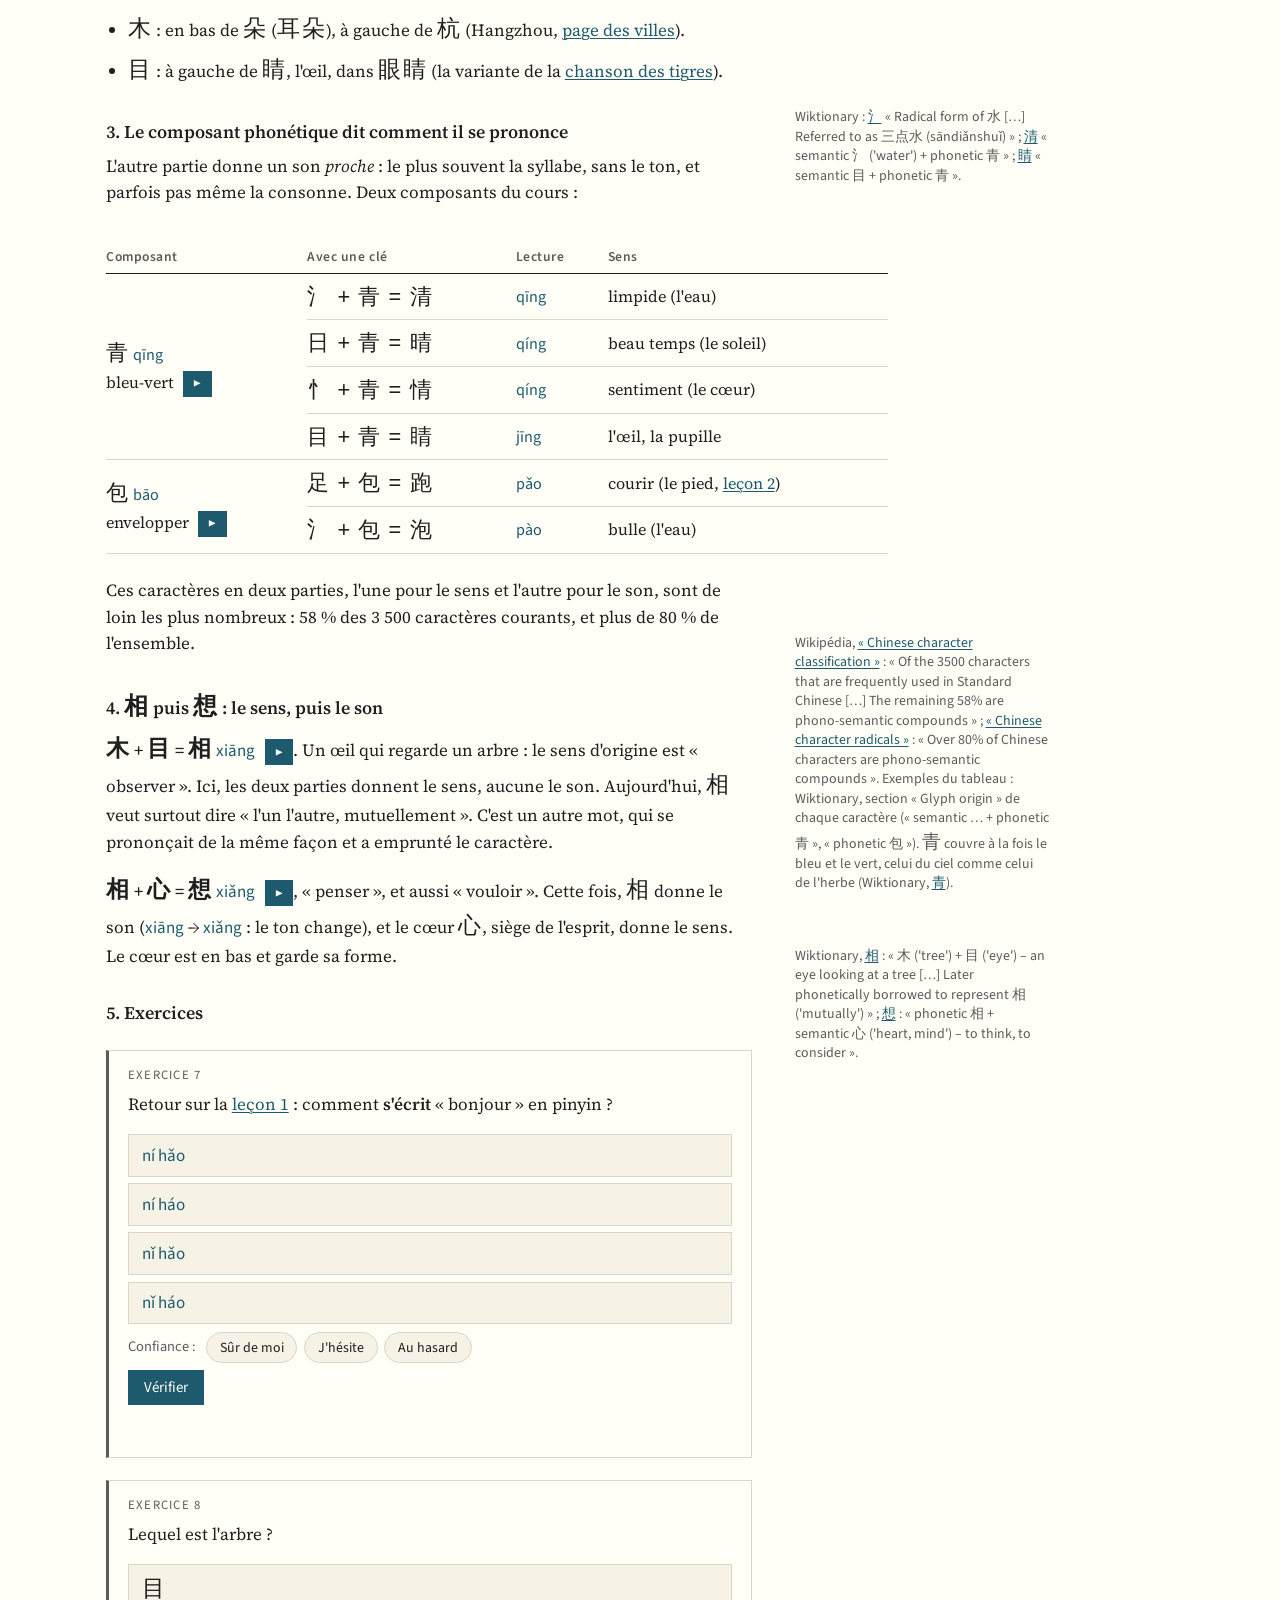
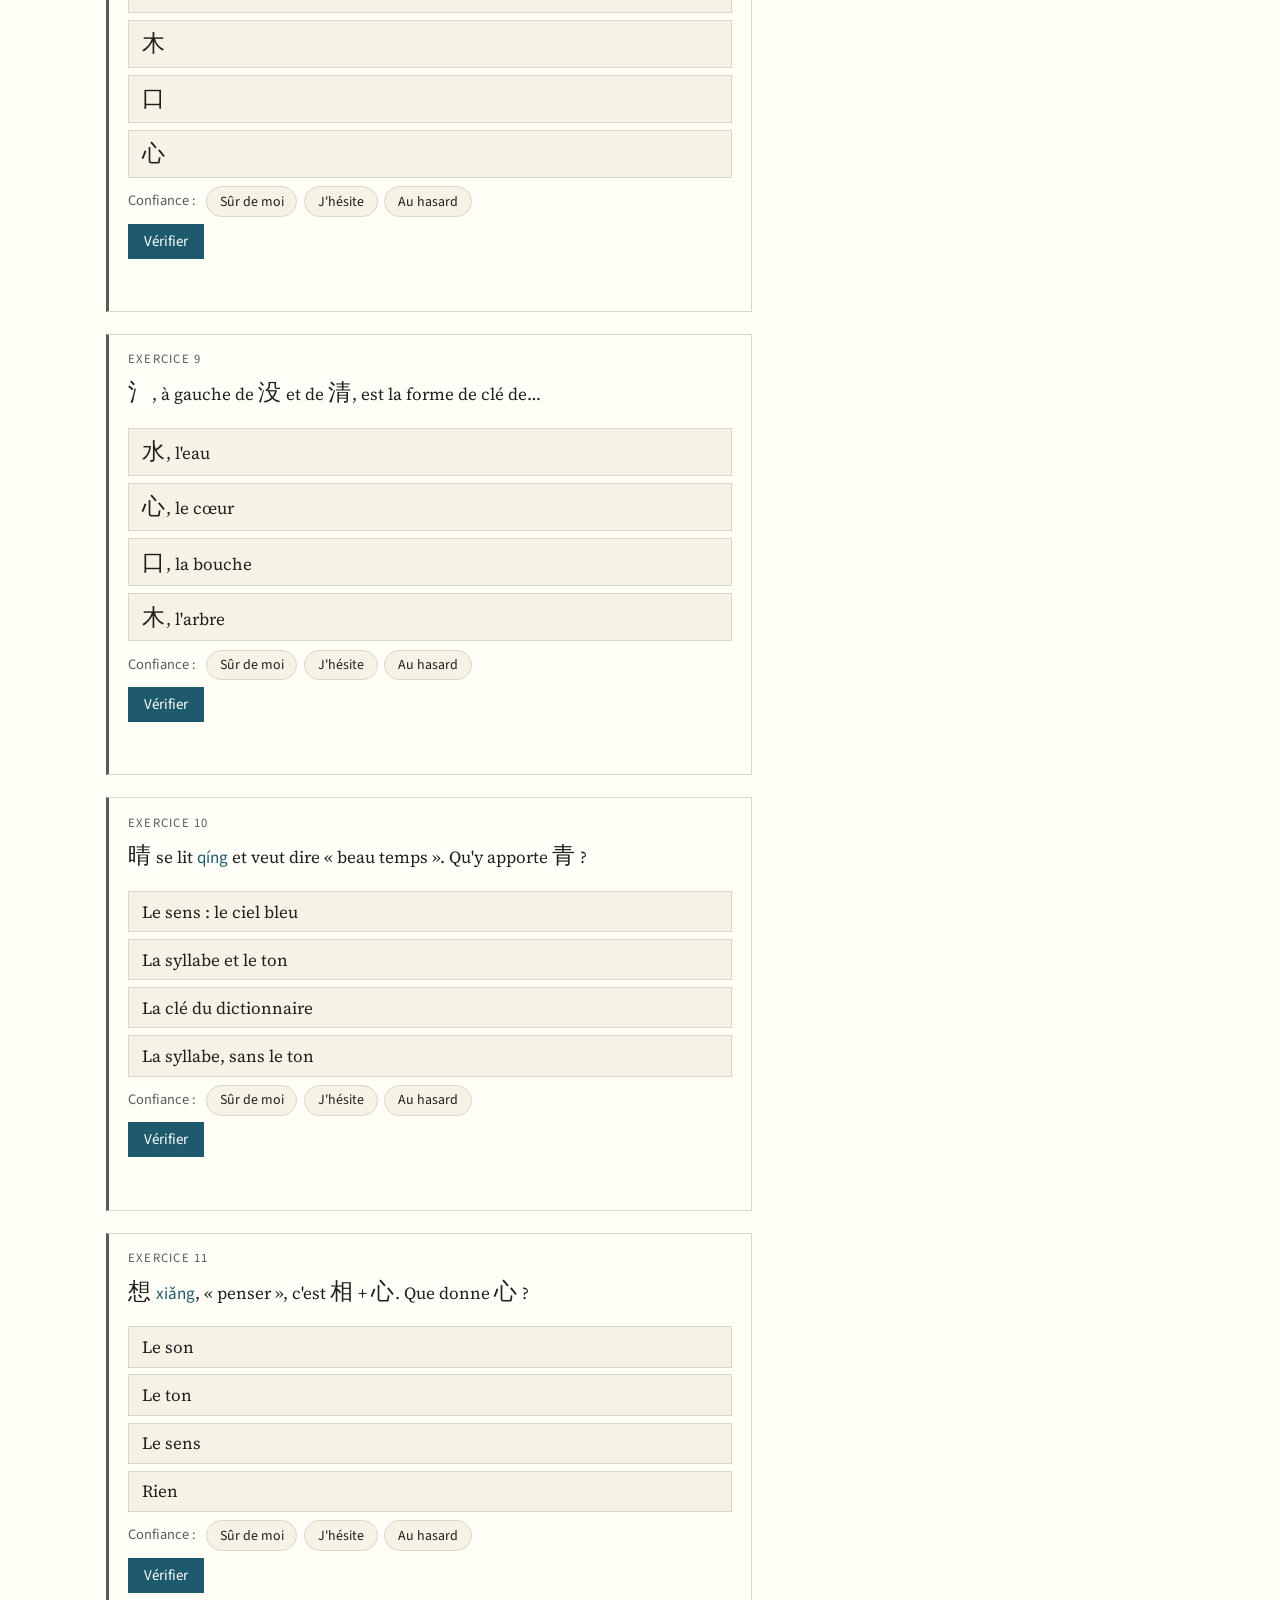
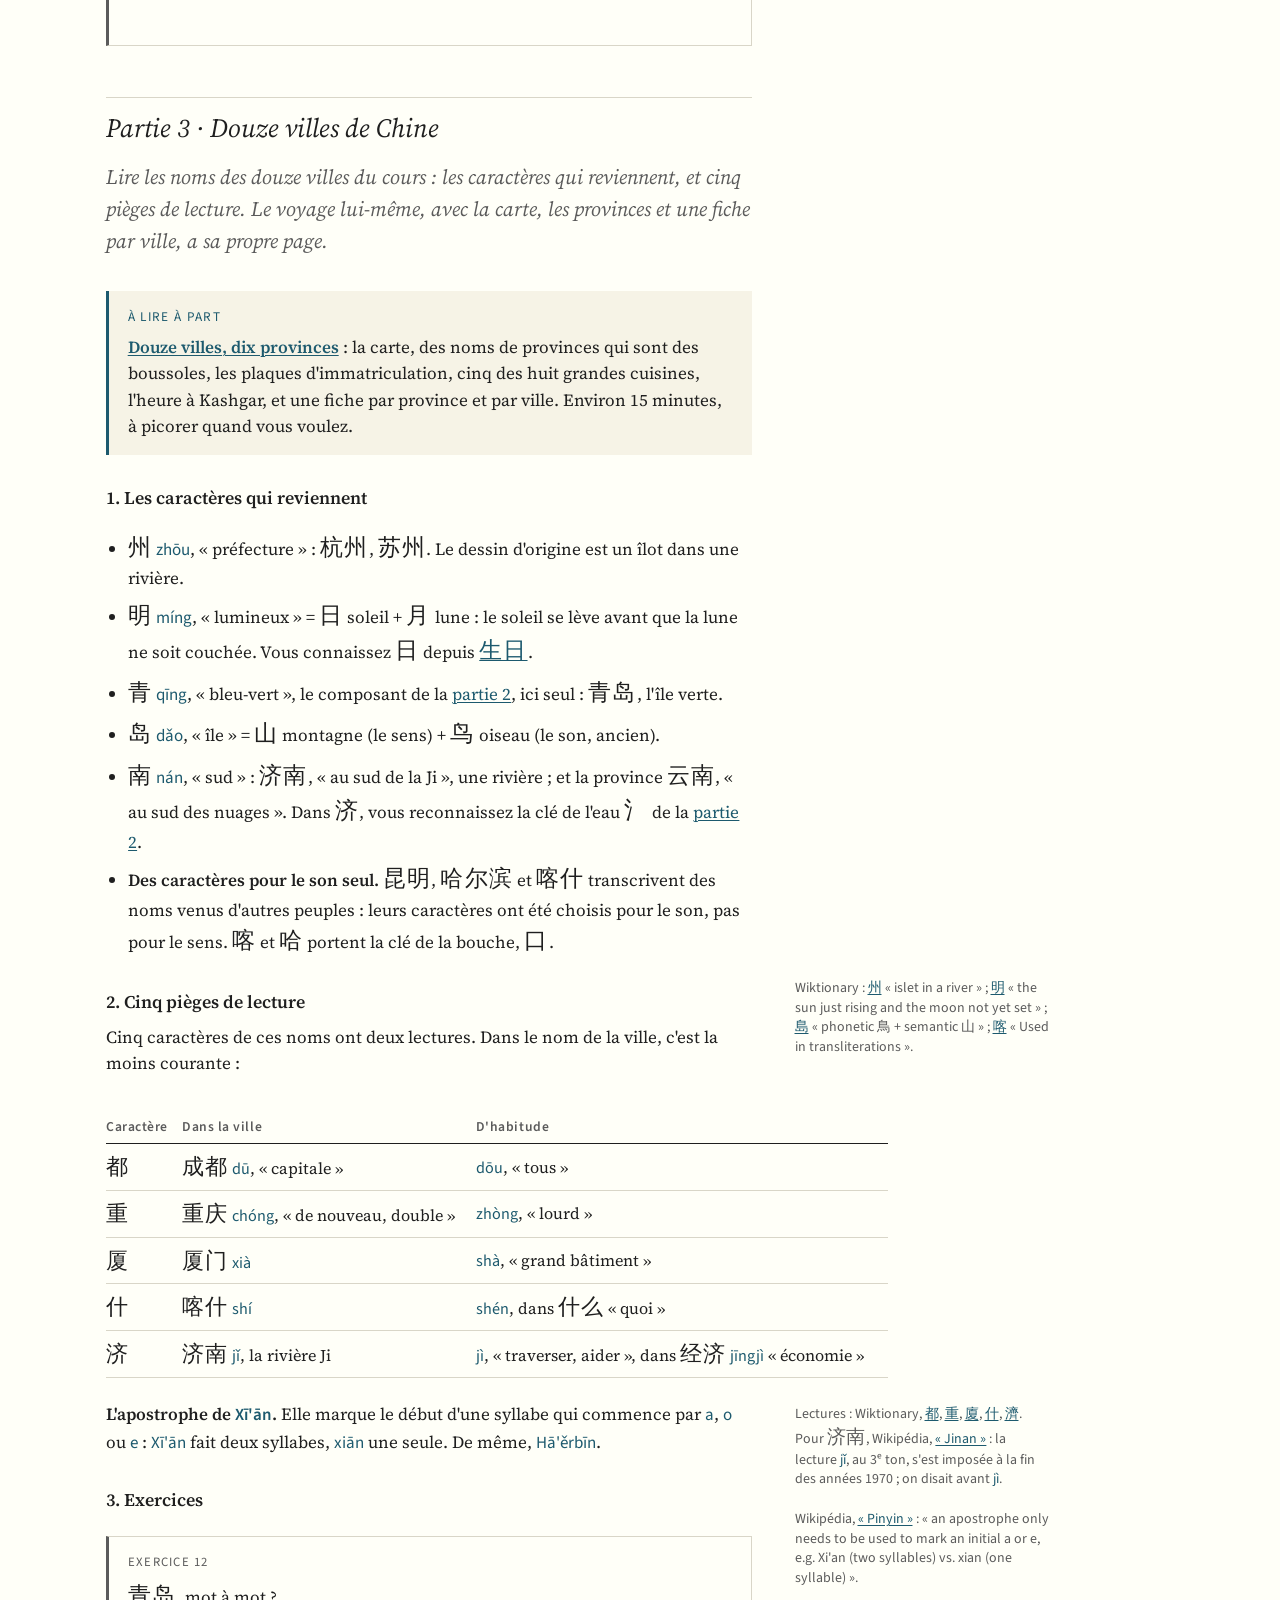
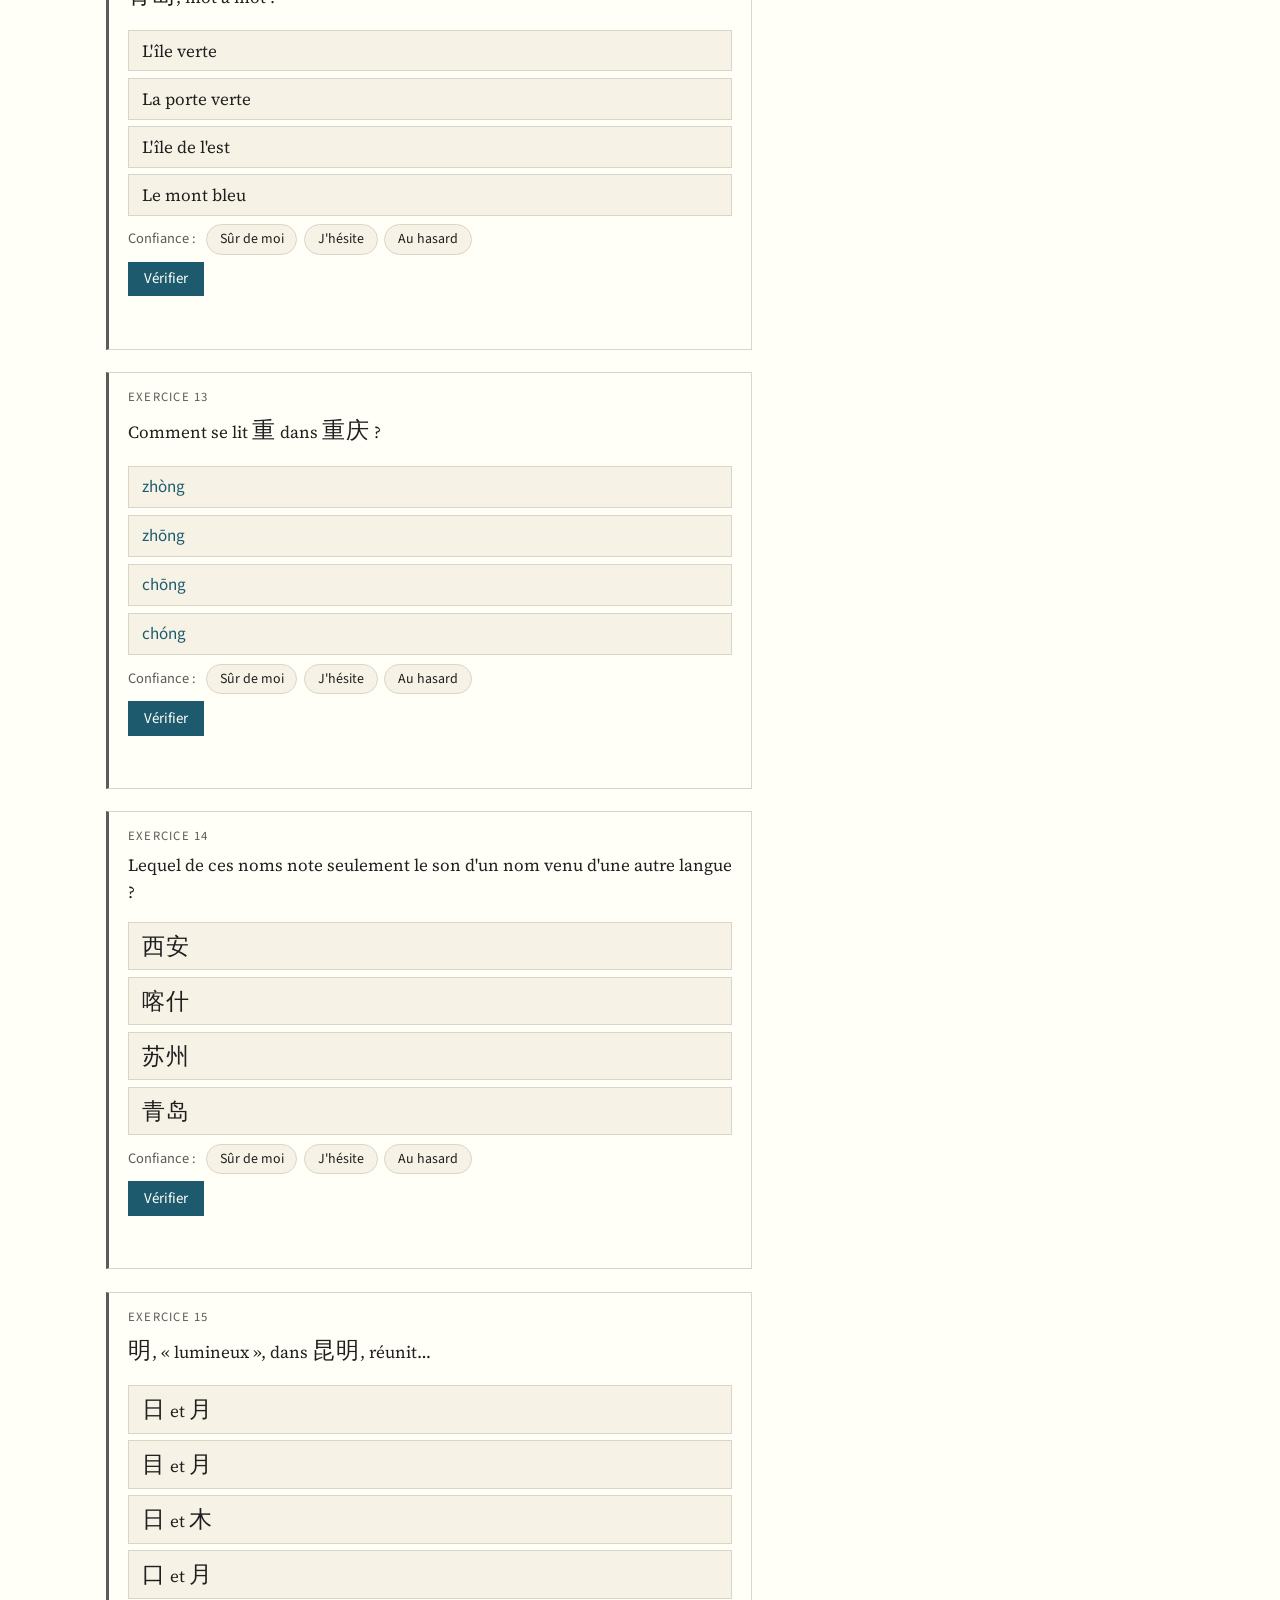
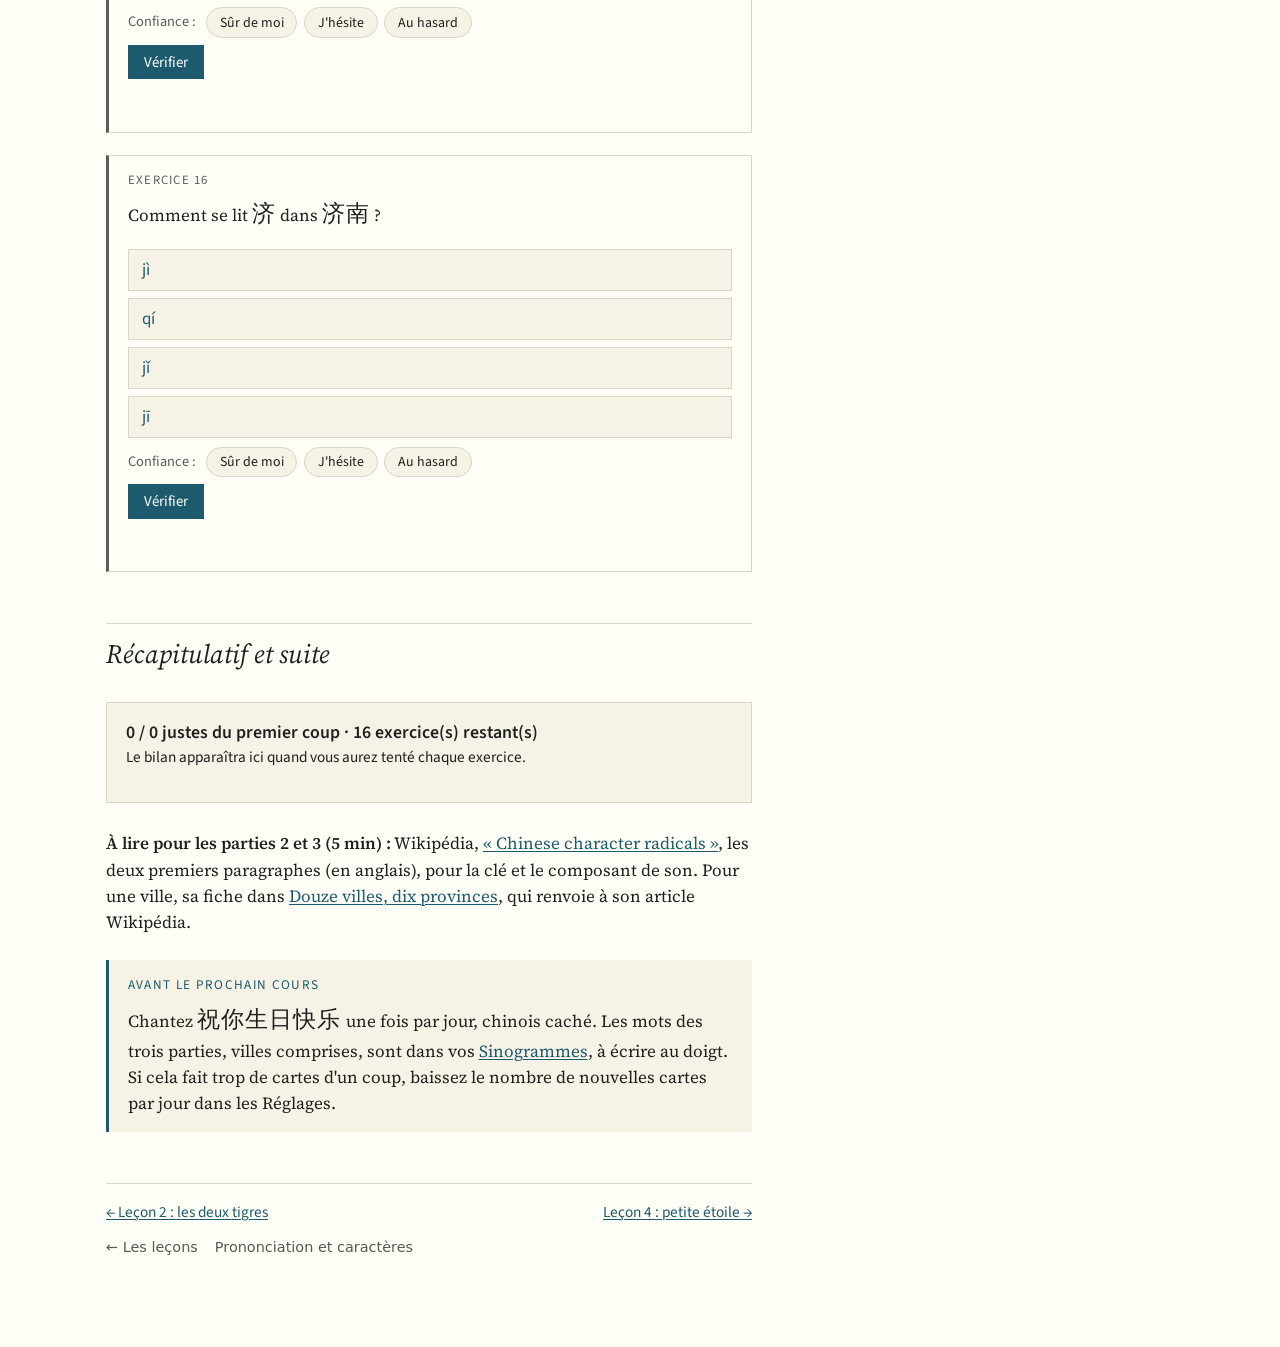
<file: cours/lessons/0003-troisieme-cours.html>
<!doctype html>
<html lang="fr" data-public>
<head>
<meta charset="utf-8">
<meta name="viewport" content="width=device-width, initial-scale=1">
<title>Leçon 3 · Joyeux anniversaire, cinq clés et douze villes</title>
<link rel="stylesheet" href="../assets/cours.css">
<script src="../assets/ancres-details.js" defer></script>
<script src="../assets/tableaux.js" defer></script>
<script src="../assets/son.js" defer></script>
</head>
<body>
<main>
  <nav class="fil-retour" aria-label="Retour"><a href="../index.html">← Les leçons</a><a href="../../">Prononciation et caractères</a></nav>
  <nav class="navigation haut">
    <a href="0002-deux-tigres.html">← Leçon 2 : les deux tigres</a>
    <a href="0004-petite-etoile.html">Leçon 4 : petite étoile →</a>
  </nav>

<p class="surtitre">Chinois · Leçon 3</p>
<h1>Joyeux anniversaire, cinq clés et douze villes</h1>
<p class="chapeau">Ce que l'enseignant a donné à réviser au troisième cours, en trois parties à faire séparément. <a href="#partie-1">Partie 1</a> : la chanson d'anniversaire, <span class="hz">生日快乐歌</span>. <a href="#partie-2">Partie 2</a> : cinq clés et deux composants de son. <a href="#partie-3">Partie 3</a> : douze villes de Chine.</p>

<div class="meta">
  <span><b>Durée</b> ≈ 10 min par partie</span>
  <span><b>Prérequis</b> <a href="0001-phrases-de-la-classe.html#sandhi-ni-hao"><span class="hz">你好</span>, deux 3<sup>e</sup> tons</a>, <a href="0002-deux-tigres.html#pao-de-kuai"><span class="hz">快</span></a></span>
  <span><b>Exercices réussis</b> <span id="score-quiz" class="score">0 / 0</span></span>
</div>

<div class="encadre">
  <span class="titre">À la fin de cette leçon</span>
  <p><strong>Partie 1.</strong> Vous saurez souhaiter un joyeux anniversaire, de tête, en caractères et en pinyin, et chanter la phrase. Vous saurez pourquoi <span class="hz">你</span> ne change pas de ton ici, alors qu'il en change dans <span class="hz">你好</span>.</p>
  <p><strong>Partie 2.</strong> Devant un caractère inconnu, vous chercherez la partie qui donne le sens et celle qui donne le son. Vous saurez écrire <span class="hz">目 心 口 水 木</span>, et dire pourquoi <span class="hz">想</span> « penser » contient un cœur.</p>
  <p><strong>Partie 3.</strong> Vous saurez lire les noms de douze villes et éviter leurs cinq pièges de lecture. Pour les situer et les connaître, une page à part : <a href="../reference/villes-et-provinces.html">Douze villes, dix provinces</a>.</p>
</div>

<h2 id="partie-1">Partie 1 · Joyeux anniversaire</h2>

<h3 id="paroles">1. La phrase</h3>

<p>Écoutez la <a href="https://www.youtube.com/watch?v=n4iWaZrRAl8">vidéo du cours</a> (44 s) une fois en lisant. Puis cachez le chinois et chantez-la de tête, sur l'air de « Happy Birthday ». Toute la chanson tient en une phrase, chantée quatre fois.<span class="note">Paroles relevées sur les images et la description de la vidéo (chaîne Chinesewithmei). La description écrit <span class="py">zhú</span> : c'est une coquille. L'écran et le dictionnaire donnent <span class="py">zhù</span>, 4<sup>e</sup> ton (Wiktionary, <a href="https://en.wiktionary.org/wiki/%E7%A5%9D">祝</a>).</span></p>

<div class="repli">
<div class="interrupteurs">
  <label><input type="checkbox" data-masquer="zh"> Cacher le chinois</label>
  <label><input type="checkbox" data-masquer="fr"> Cacher le français</label>
</div>

<ol class="paroles">
  <li id="vers-anniversaire"><span class="hz masquable zh">祝你生日快乐 (×4)</span><span class="py masquable zh">zhù nǐ shēngrì kuàilè</span><span class="lit masquable fr">Joyeux anniversaire (« je te souhaite un heureux anniversaire »)</span></li>
</ol>
</div>

<h3 id="mots">2. Les mots, un par un</h3>

<div class="table-wrap">
<table class="phrases">
  <tr><th>Mot</th><th>Pinyin</th><th>Sens</th><th>Écouter</th></tr>
  <tr id="mot-zhu"><td class="hz">祝</td><td class="py">zhù</td><td>souhaiter (à quelqu'un)</td><td><button class="son" data-son="zhu">▶</button></td></tr>
  <tr id="mot-ni"><td class="hz">你</td><td class="py">nǐ</td><td>tu, te (<a href="0001-phrases-de-la-classe.html#bonjour">leçon 1</a>)</td><td></td></tr>
  <tr id="mot-shengri"><td class="hz">生日</td><td class="py">shēngrì</td><td>anniversaire, mot à mot « naître · jour »</td><td><button class="son" data-son="shengri">▶</button></td></tr>
  <tr id="mot-kuaile"><td class="hz">快乐</td><td class="py">kuàilè</td><td>heureux, joyeux</td><td><button class="son" data-son="kuaile">▶</button></td></tr>
</table>
</div>

<p id="zhu-ni"><strong>Une phrase toute faite, et un moule.</strong> <span class="hz">祝你</span> + un vœu : « je te souhaite… ». Le « je » est sous-entendu. Seul, <span class="hz">生日快乐！</span> se dit aussi : « Joyeux anniversaire ! ». Pour plusieurs personnes, <span class="hz">你</span> devient <span class="hz">你们</span>, comme dans <a href="0001-phrases-de-la-classe.html#brique-men"><span class="hz">你们好</span></a> : <span class="hz">祝你们生日快乐</span>.<span class="note">Wiktionary, <a href="https://en.wiktionary.org/wiki/%E7%A5%9D">祝</a>, premier sens : « to offer good wishes », avec l'exemple <span class="hz">祝你身体健康！</span> « I wish you good health! ». Exemple <span class="hz">生日快乐！</span> « Happy birthday! » : Wiktionary, <a href="https://en.wiktionary.org/wiki/%E5%BF%AB%E6%A8%82">快樂</a>.</span></p>

<p id="kuai-content"><strong>Le <span class="hz">快</span> de <span class="hz">跑得快</span>.</strong> C'est le même caractère que dans la chanson des tigres (<a href="0002-deux-tigres.html#pao-de-kuai">leçon 2</a>), où il voulait dire « vite ». Il veut aussi dire « content » : sa clé est le cœur, <span class="hz">忄</span>. <span class="hz">快乐</span> associe deux mots de la joie : <span class="hz">快</span> « content » et <span class="hz">乐</span> <span class="py">lè</span> « joie ».<span class="note">Wiktionary, <a href="https://en.wiktionary.org/wiki/%E5%BF%AB">快</a> : « semantic 忄 (心) + phonetic 夬 », et parmi ses sens « pleased; happy », synonyme <span class="hz">乐</span> <span class="py">lè</span>, puis « rapid; quick ». Le Wiktionary ne dit pas lequel des deux sens est le plus ancien. <span class="hz">乐</span> se lit aussi <span class="py">yuè</span>, « musique » : c'est un autre mot, que vous rencontrerez dans <span class="hz">音乐</span> <span class="py">yīnyuè</span> (Wiktionary, <a href="https://en.wiktionary.org/wiki/%E6%A8%82">樂</a>).</span></p>

<p id="sheng-ri"><strong><span class="hz">生日</span>, « naître · jour ».</strong> <span class="hz">生</span> <span class="py">shēng</span>, c'est « naître, vivre » ; son écriture ancienne montre une pousse qui sort de terre. <span class="hz">日</span> <span class="py">rì</span>, c'est le soleil et le jour ; c'est le dessin du soleil. Vous l'avez déjà croisé comme composant de <span class="hz">晚</span>, dans <a href="0001-phrases-de-la-classe.html#bonsoir"><span class="hz">晚上</span></a>.<span class="note">Wiktionary, <a href="https://en.wiktionary.org/wiki/%E7%94%9F">生</a> : « 屮 ("bud") + 一 ("ground") – sprouting from the ground » ; <a href="https://en.wiktionary.org/wiki/%E6%97%A5">日</a> : « Pictogram (象形) – the sun ».</span></p>

<h3 id="prononciation">3. Ce qu'il faut entendre</h3>

<p id="ni-sans-changement"><strong><span class="hz">你</span> reste au 3<sup>e</sup> ton.</strong> Dans <span class="hz">你好</span>, <span class="py">nǐ</span> se dit <span class="py">ní</span>, parce qu'il précède un autre 3<sup>e</sup> ton (<a href="0001-phrases-de-la-classe.html#sandhi-ni-hao">leçon 1</a>). Ici, il précède <span class="py">shēng</span>, au 1<sup>er</sup> ton : la règle ne joue pas, on dit <span class="py">nǐ</span>. Ce n'est pas <span class="hz">你</span> qui change de ton, c'est un 3<sup>e</sup> ton suivi d'un autre 3<sup>e</sup> ton. Même chose pour <span class="hz">老</span>, qui monte dans <span class="py">láohǔ</span> mais pas dans <span class="py">lǎoshī</span> (<a href="0002-deux-tigres.html#ecrit-ou-dit">leçon 2</a>).<span class="note">AllSet, <a href="https://resources.allsetlearning.com/chinese/pronunciation/Tone_changes_for_third_tones">« Tone changes for third tones »</a> : « When a 3rd tone (such as "yě") is followed by another 3rd tone in a group, the first 3rd tone changes to a 2nd tone ».</span></p>

<p id="sheng-eng"><strong><span class="py">shēng</span>, en <i>-eng</i>.</strong> Deux contrastes de votre <a href="https://bastiencozian.github.io/chinois/">page Pinyin</a> se cachent dans ce mot : <span class="py">sh</span> (et non <span class="py">s</span>) et <span class="py">-eng</span> (et non <span class="py">-ang</span> ni <span class="py">-en</span>). Écoutez <button class="son" data-son="shengri">生日 ▶</button>.</p>

<p id="ri-i"><strong>Le <i>i</i> de <span class="py">rì</span> ne se dit pas « i ».</strong> Après <span class="py">zh</span>, <span class="py">ch</span>, <span class="py">sh</span>, <span class="py">r</span> (et <span class="py">z</span>, <span class="py">c</span>, <span class="py">s</span>), la lettre <span class="py">i</span> note seulement que la consonne se prolonge en bourdonnant. <span class="py">rì</span> ressemble plus à un « r » vibré tenu qu'à « ri ». Écoutez-le dans <button class="son" data-son="shengri">生日 ▶</button>.<span class="note">Wikipédia, <a href="https://en.wikipedia.org/wiki/Pinyin#Finals">« Pinyin », Finals</a> : « -i is a buzzed continuation (see syllabic fricatives) of the consonant following z-, c-, s-, zh-, ch-, sh- or r-. In all other cases, -i has the sound of b<b>ee</b> ».</span></p>

<p id="syllabe-legere">Dans la chanson, chaque syllabe porte son ton. En parlant, la dernière syllabe de <span class="hz">生日</span> et de <span class="hz">快乐</span> est souvent allégée : <span class="py">shēngri</span>, <span class="py">kuàile</span>. Le dictionnaire écrit <span class="py">shēngrì</span> et <span class="py">kuàilè</span>, et c'est ce que vous écrirez.<span class="note">Wiktionary, <a href="https://en.wiktionary.org/wiki/%E7%94%9F%E6%97%A5">生日</a> et <a href="https://en.wiktionary.org/wiki/%E5%BF%AB%E6%A8%82">快樂</a> : « shēngrì → shēngri », « kuàilè → kuàile » (« toneless final syllable variant »).</span></p>

<h3 id="exercices">4. Exercices</h3>

<p>De tête, sans remonter la page. Déclarez d'abord votre confiance.</p>

<div class="exo" id="q1" data-sujet="Sens de 祝" data-type="qcm" data-reponse="3">
  <span class="num-exo">Exercice 1</span>
  <p>Dans <span class="hz">祝你生日快乐</span>, que fait <span class="hz">祝</span> ?</p>
  <ol class="choix">
    <li>Il veut dire « chanter »</li>
    <li>Il veut dire « fêter »</li>
    <li>Il veut dire « souhaiter »</li>
    <li>Il veut dire « offrir »</li>
  </ol>
  <div class="solution"><p><span class="hz">祝</span> <span class="py">zhù</span>, « souhaiter » : <span class="hz">祝你</span> + un vœu, « je te souhaite… » (<a href="#zhu-ni">section 2</a>).</p></div>
</div>

<div class="exo" id="q2" data-sujet="Prédiction : ton de 你 dans 祝你" data-type="qcm" data-reponse="2">
  <span class="num-exo">Exercice 2</span>
  <p>Dans <span class="hz">你好</span>, on dit <span class="py">ní</span>. Comment se <strong>prononce</strong> <span class="hz">你</span> dans <span class="hz">祝你生日快乐</span> ?</p>
  <ol class="choix">
    <li><span class="py">ní</span>, 2<sup>e</sup> ton</li>
    <li><span class="py">nǐ</span>, 3<sup>e</sup> ton</li>
    <li><span class="py">nì</span>, 4<sup>e</sup> ton</li>
    <li><span class="py">nī</span>, 1<sup>er</sup> ton</li>
  </ol>
  <div class="solution"><p><span class="py">nǐ</span>. Le 3<sup>e</sup> ton ne passe au 2<sup>e</sup> que devant un autre 3<sup>e</sup> ton. Ici, <span class="py">shēng</span> est au 1<sup>er</sup> ton (<a href="#ni-sans-changement">section 3</a>).</p></div>
</div>

<div class="exo" id="q3" data-sujet="Sens de 快 dans 快乐" data-type="qcm" data-reponse="4">
  <span class="num-exo">Exercice 3</span>
  <p><span class="hz">快</span> voulait dire « vite » dans <span class="hz">跑得快</span>. Que veut-il dire dans <span class="hz">快乐</span> ?</p>
  <ol class="choix">
    <li>bientôt</li>
    <li>rapide</li>
    <li>fort</li>
    <li>content</li>
  </ol>
  <div class="solution"><p>« Content » : sa clé est le cœur, <span class="hz">忄</span>. <span class="hz">快乐</span>, c'est « content » + « joie », donc « joyeux » (<a href="#kuai-content">section 2</a>).</p></div>
</div>

<div class="exo" id="q4" data-sujet="Pinyin de 生日" data-type="qcm" data-reponse="1">
  <span class="num-exo">Exercice 4</span>
  <p>Le pinyin de <span class="hz">生日</span> ?</p>
  <ol class="choix">
    <li><span class="py">shēngrì</span></li>
    <li><span class="py">shāngrì</span></li>
    <li><span class="py">shēnrì</span></li>
    <li><span class="py">sēngrì</span></li>
  </ol>
  <div class="solution"><p><span class="py">shēngrì</span> : <span class="py">sh</span>, et la finale <span class="py">-eng</span>, ni <span class="py">-ang</span> ni <span class="py">-en</span> (<a href="#sheng-eng">section 3</a>). Si vous avez hésité, réécoutez <button class="son" data-son="shengri">生日 ▶</button>.</p></div>
</div>

<div class="exo" id="q5" data-sujet="Retrouver : à plusieurs personnes" data-type="qcm" data-reponse="3">
  <span class="num-exo">Exercice 5</span>
  <p>Deux jumeaux fêtent leur anniversaire. Que leur chante-t-on ?</p>
  <ol class="choix">
    <li><span class="hz">祝你生日快乐们</span></li>
    <li><span class="hz">祝们你生日快乐</span></li>
    <li><span class="hz">祝你们生日快乐</span></li>
    <li><span class="hz">祝你生们日快乐</span></li>
  </ol>
  <div class="solution"><p><span class="hz">祝你们生日快乐</span> : <span class="hz">们</span> se colle à <span class="hz">你</span>, comme dans <span class="hz">你们好</span> (<a href="0001-phrases-de-la-classe.html#brique-men">leçon 1</a>). Le reste du moule ne bouge pas (<a href="#zhu-ni">section 2</a>).</p></div>
</div>

<div class="exo" id="q6" data-sujet="Le i de rì" data-type="qcm" data-reponse="2">
  <span class="num-exo">Exercice 6</span>
  <p>Dans <span class="py">rì</span>, que note la lettre <span class="py">i</span> ?</p>
  <ol class="choix">
    <li>Un « i », comme dans « riz »</li>
    <li>Un « r » prolongé qui bourdonne</li>
    <li>Un « e » muet, très bref</li>
    <li>Un « ü » aux lèvres arrondies</li>
  </ol>
  <div class="solution"><p>Après <span class="py">zh ch sh r</span> et <span class="py">z c s</span>, <span class="py">i</span> note que la consonne se prolonge en bourdonnant. Ailleurs (<span class="py">nǐ</span>, <span class="py">yī</span>), c'est bien un « i » (<a href="#ri-i">section 3</a>).</p></div>
</div>

<h3 id="source-principale">5. Source principale de la partie 1</h3>

<p><strong>À regarder (44 s) :</strong> la <a href="https://www.youtube.com/watch?v=n4iWaZrRAl8">vidéo du cours</a>, avec caractères, pinyin et anglais à l'écran. Chantez avec elle dès le deuxième passage.</p>

<h2 id="partie-2">Partie 2 · Clés et composants</h2>

<p class="chapeau">Cinq caractères qui sont d'abord des dessins, puis deux composants qui ne disent que le son. Avec eux, vous lirez le plan d'un caractère que vous n'avez jamais vu : une partie dit de quoi il parle, l'autre comment il se prononce.</p>

<h3 id="cinq-dessins">1. Cinq dessins</h3>

<div class="table-wrap">
<table class="phrases">
  <tr><th>Caractère</th><th>Pinyin</th><th>Sens</th><th>Le dessin</th><th>Écouter</th></tr>
  <tr id="mot-mu"><td class="hz">目</td><td class="py">mù</td><td>œil</td><td>un œil, tourné d'un quart de tour</td><td><button class="son" data-son="mu">▶</button></td></tr>
  <tr id="mot-xin"><td class="hz">心</td><td class="py">xīn</td><td>cœur</td><td>un cœur, très stylisé</td><td><button class="son" data-son="xin">▶</button></td></tr>
  <tr id="mot-kou"><td class="hz">口</td><td class="py">kǒu</td><td>bouche</td><td>une bouche ouverte</td><td><button class="son" data-son="kou">▶</button></td></tr>
  <tr id="mot-shui"><td class="hz">水</td><td class="py">shuǐ</td><td>eau</td><td>de l'eau qui coule</td><td><button class="son" data-son="shui">▶</button></td></tr>
  <tr id="mot-mu-arbre"><td class="hz">木</td><td class="py">mù</td><td>arbre, bois</td><td>branches en haut, racines en bas</td><td><button class="son" data-son="mu-arbre">▶</button></td></tr>
</table>
</div>
<p class="note">Wiktionary : <a href="https://en.wiktionary.org/wiki/%E7%9B%AE">目</a> « human eye, now rotated 90 degrees » ; <a href="https://en.wiktionary.org/wiki/%E5%BF%83">心</a> « a heart, now highly stylized » ; <a href="https://en.wiktionary.org/wiki/%E5%8F%A3">口</a> « resembles an open mouth » ; <a href="https://en.wiktionary.org/wiki/%E6%B0%B4">水</a> « water flowing » ; <a href="https://en.wiktionary.org/wiki/%E6%9C%A8">木</a> « branches on top, roots on the bottom ».</p>

<p id="mu-mu"><strong><span class="hz">目</span> et <span class="hz">木</span> se disent tous deux <span class="py">mù</span>,</strong> au 4<sup>e</sup> ton. À l'oral, seul le contexte les distingue. À l'écrit, c'est le caractère : l'écriture sépare ce que la langue, riche en homophones, confond.</p>

<h3 id="cle">2. La clé dit de quoi parle le caractère</h3>

<p>Placés à côté d'autres composants, ces dessins deviennent des <strong>clés</strong>. La clé est le composant sous lequel le dictionnaire range le caractère, et elle en donne souvent le sens. Certaines changent de forme sur le côté. Vous en avez déjà croisé dans les mots des leçons 1 et 2 :<span class="note">Wikipédia, <a href="https://en.wikipedia.org/wiki/Chinese_character_radicals">« Chinese character radicals »</a> : « a visually prominent component of a Chinese character under which the character is traditionally listed in a Chinese dictionary […] typically a semantic component ».</span></p>

<ul>
  <li id="cle-eau"><span class="hz">水</span> devient <span class="hz">氵</span> à gauche, « trois gouttes » (<span class="hz">三点水</span> <span class="py">sāndiǎnshuǐ</span>) : <span class="hz">没</span>, <span class="hz">清</span> <span class="py">qīng</span> « limpide ».</li>
  <li id="cle-coeur"><span class="hz">心</span> devient <span class="hz">忄</span> à gauche : <span class="hz">快</span> « content » (<a href="#kuai-content">partie 1</a>), <span class="hz">怪</span> « bizarre ». En bas, il garde sa forme : <span class="hz">想</span> (<a href="#xiang">section 4</a>).</li>
  <li id="cle-bouche"><span class="hz">口</span> : <span class="hz">吗</span>, la particule de question, un mot de la voix.</li>
  <li id="cle-arbre"><span class="hz">木</span> : en bas de <span class="hz">朵</span> (<span class="hz">耳朵</span>), à gauche de <span class="hz">杭</span> (Hangzhou, <a href="../reference/villes-et-provinces.html#v-hangzhou">page des villes</a>).</li>
  <li id="cle-oeil"><span class="hz">目</span> : à gauche de <span class="hz">睛</span>, l'œil, dans <span class="hz">眼睛</span> (la variante de la <a href="0002-deux-tigres.html#paroles">chanson des tigres</a>).</li>
</ul>
<p class="note">Wiktionary : <a href="https://en.wiktionary.org/wiki/%E6%B0%B5">氵</a> « Radical form of 水 […] Referred to as 三点水 (sāndiǎnshuǐ) » ; <a href="https://en.wiktionary.org/wiki/%E6%B8%85">清</a> « semantic 氵 ('water') + phonetic 青 » ; <a href="https://en.wiktionary.org/wiki/%E7%9D%9B">睛</a> « semantic 目 + phonetic 青 ».</p>

<h3 id="phonetique">3. Le composant phonétique dit comment il se prononce</h3>

<p>L'autre partie donne un son <em>proche</em> : le plus souvent la syllabe, sans le ton, et parfois pas même la consonne. Deux composants du cours :</p>

<div class="table-wrap">
<table class="phrases">
  <tr><th>Composant</th><th>Avec une clé</th><th>Lecture</th><th>Sens</th></tr>
  <tr id="qing"><td rowspan="4"><span class="hz">青</span> <span class="py">qīng</span><br>bleu-vert <button class="son" data-son="qing">▶</button></td><td class="hz">氵 + 青 = 清</td><td class="py">qīng</td><td>limpide (l'eau)</td></tr>
  <tr><td class="hz">日 + 青 = 晴</td><td class="py">qíng</td><td>beau temps (le soleil)</td></tr>
  <tr><td class="hz">忄 + 青 = 情</td><td class="py">qíng</td><td>sentiment (le cœur)</td></tr>
  <tr><td class="hz">目 + 青 = 睛</td><td class="py">jīng</td><td>l'œil, la pupille</td></tr>
  <tr id="bao"><td rowspan="2"><span class="hz">包</span> <span class="py">bāo</span><br>envelopper <button class="son" data-son="bao">▶</button></td><td class="hz">足 + 包 = 跑</td><td class="py">pǎo</td><td>courir (le pied, <a href="0002-deux-tigres.html#mot-pao">leçon 2</a>)</td></tr>
  <tr><td class="hz">氵 + 包 = 泡</td><td class="py">pào</td><td>bulle (l'eau)</td></tr>
</table>
</div>

<p id="part-phono">Ces caractères en deux parties, l'une pour le sens et l'autre pour le son, sont de loin les plus nombreux : 58 % des 3 500 caractères courants, et plus de 80 % de l'ensemble.<span class="note">Wikipédia, <a href="https://en.wikipedia.org/wiki/Chinese_character_classification">« Chinese character classification »</a> : « Of the 3500 characters that are frequently used in Standard Chinese […] The remaining 58% are phono-semantic compounds » ; <a href="https://en.wikipedia.org/wiki/Chinese_character_radicals">« Chinese character radicals »</a> : « Over 80% of Chinese characters are phono-semantic compounds ». Exemples du tableau : Wiktionary, section « Glyph origin » de chaque caractère (« semantic … + phonetic 青 », « phonetic 包 »). <span class="hz">青</span> couvre à la fois le bleu et le vert, celui du ciel comme celui de l'herbe (Wiktionary, <a href="https://en.wiktionary.org/wiki/%E9%9D%92">青</a>).</span></p>

<h3 id="xiang">4. <span class="hz">相</span> puis <span class="hz">想</span> : le sens, puis le son</h3>

<p id="xiang1"><strong><span class="hz">木</span> + <span class="hz">目</span> = <span class="hz">相</span></strong> <span class="py">xiāng</span> <button class="son" data-son="xiang1">▶</button>. Un œil qui regarde un arbre : le sens d'origine est « observer ». Ici, les deux parties donnent le sens, aucune le son. Aujourd'hui, <span class="hz">相</span> veut surtout dire « l'un l'autre, mutuellement ». C'est un autre mot, qui se prononçait de la même façon et a emprunté le caractère.</p>

<p id="xiang3"><strong><span class="hz">相</span> + <span class="hz">心</span> = <span class="hz">想</span></strong> <span class="py">xiǎng</span> <button class="son" data-son="xiang3">▶</button>, « penser », et aussi « vouloir ». Cette fois, <span class="hz">相</span> donne le son (<span class="py">xiāng</span> → <span class="py">xiǎng</span> : le ton change), et le cœur <span class="hz">心</span>, siège de l'esprit, donne le sens. Le cœur est en bas et garde sa forme.<span class="note">Wiktionary, <a href="https://en.wiktionary.org/wiki/%E7%9B%B8">相</a> : « 木 ('tree') + 目 ('eye') – an eye looking at a tree […] Later phonetically borrowed to represent 相 ('mutually') » ; <a href="https://en.wiktionary.org/wiki/%E6%83%B3">想</a> : « phonetic 相 + semantic 心 ('heart, mind') – to think, to consider ».</span></p>

<h3 id="exercices-2">5. Exercices</h3>

<div class="exo" id="q7" data-sujet="Pinyin écrit de 你好" data-type="qcm" data-reponse="3">
  <span class="num-exo">Exercice 7</span>
  <p>Retour sur la <a href="0001-phrases-de-la-classe.html#sandhi-ni-hao">leçon 1</a> : comment <strong>s'écrit</strong> « bonjour » en pinyin ?</p>
  <ol class="choix">
    <li><span class="py">ní hǎo</span></li>
    <li><span class="py">ní háo</span></li>
    <li><span class="py">nǐ hǎo</span></li>
    <li><span class="py">nǐ háo</span></li>
  </ol>
  <div class="solution"><p>On écrit <span class="py">nǐ hǎo</span>, on dit <span class="py">ní hǎo</span>. Le pinyin garde le ton du dictionnaire ; le changement de ton se fait en parlant. De même pour <span class="hz">老虎</span> : on écrit <span class="py">lǎohǔ</span>, on dit <span class="py">láohǔ</span> (<a href="0002-deux-tigres.html#ecrit-ou-dit">leçon 2</a>).</p></div>
</div>

<div class="exo" id="q8" data-sujet="目 ou 木" data-type="qcm" data-reponse="2">
  <span class="num-exo">Exercice 8</span>
  <p>Lequel est l'arbre ?</p>
  <ol class="choix">
    <li><span class="hz">目</span></li>
    <li><span class="hz">木</span></li>
    <li><span class="hz">口</span></li>
    <li><span class="hz">心</span></li>
  </ol>
  <div class="solution"><p><span class="hz">木</span> <span class="py">mù</span> : les branches en haut, les racines en bas. <span class="hz">目</span>, l'œil, se dit aussi <span class="py">mù</span> (<a href="#mu-mu">section 1</a>).</p></div>
</div>

<div class="exo" id="q9" data-sujet="La clé 氵" data-type="qcm" data-reponse="1">
  <span class="num-exo">Exercice 9</span>
  <p><span class="hz">氵</span>, à gauche de <span class="hz">没</span> et de <span class="hz">清</span>, est la forme de clé de…</p>
  <ol class="choix">
    <li><span class="hz">水</span>, l'eau</li>
    <li><span class="hz">心</span>, le cœur</li>
    <li><span class="hz">口</span>, la bouche</li>
    <li><span class="hz">木</span>, l'arbre</li>
  </ol>
  <div class="solution"><p>Sur le côté, <span class="hz">水</span> devient <span class="hz">氵</span>, « trois gouttes ». Le cœur <span class="hz">心</span>, lui, devient <span class="hz">忄</span> (<a href="#cle">section 2</a>).</p></div>
</div>

<div class="exo" id="q10" data-sujet="Prédiction : le rôle de 青 dans 晴" data-type="qcm" data-reponse="4">
  <span class="num-exo">Exercice 10</span>
  <p><span class="hz">晴</span> se lit <span class="py">qíng</span> et veut dire « beau temps ». Qu'y apporte <span class="hz">青</span> ?</p>
  <ol class="choix">
    <li>Le sens : le ciel bleu</li>
    <li>La syllabe et le ton</li>
    <li>La clé du dictionnaire</li>
    <li>La syllabe, sans le ton</li>
  </ol>
  <div class="solution"><p>La syllabe : <span class="py">qīng</span> → <span class="py">qíng</span>, le ton change. Le sens vient de la clé <span class="hz">日</span>, le soleil (<a href="#phonetique">section 3</a>).</p></div>
</div>

<div class="exo" id="q11" data-sujet="Le rôle de 心 dans 想" data-type="qcm" data-reponse="3">
  <span class="num-exo">Exercice 11</span>
  <p><span class="hz">想</span> <span class="py">xiǎng</span>, « penser », c'est <span class="hz">相</span> + <span class="hz">心</span>. Que donne <span class="hz">心</span> ?</p>
  <ol class="choix">
    <li>Le son</li>
    <li>Le ton</li>
    <li>Le sens</li>
    <li>Rien</li>
  </ol>
  <div class="solution"><p>Le sens : le cœur, siège de l'esprit. <span class="hz">相</span> <span class="py">xiāng</span> donne le son (<a href="#xiang3">section 4</a>).</p></div>
</div>

<h2 id="partie-3">Partie 3 · Douze villes de Chine</h2>

<p class="chapeau">Lire les noms des douze villes du cours : les caractères qui reviennent, et cinq pièges de lecture. Le voyage lui-même, avec la carte, les provinces et une fiche par ville, a sa propre page.</p>

<div class="encadre" id="carte">
  <span class="titre">À lire à part</span>
  <p><a href="../reference/villes-et-provinces.html"><strong>Douze villes, dix provinces</strong></a> : la carte, des noms de provinces qui sont des boussoles, les plaques d'immatriculation, cinq des huit grandes cuisines, l'heure à Kashgar, et une fiche par province et par ville. Environ 15 minutes, à picorer quand vous voulez.</p>
</div>

<h3 id="briques-villes">1. Les caractères qui reviennent</h3>

<ul>
  <li id="b-zhou"><span class="hz">州</span> <span class="py">zhōu</span>, « préfecture » : <span class="hz">杭州</span>, <span class="hz">苏州</span>. Le dessin d'origine est un îlot dans une rivière.</li>
  <li id="b-ming"><span class="hz">明</span> <span class="py">míng</span>, « lumineux » = <span class="hz">日</span> soleil + <span class="hz">月</span> lune : le soleil se lève avant que la lune ne soit couchée. Vous connaissez <span class="hz">日</span> depuis <a href="#sheng-ri"><span class="hz">生日</span></a>.</li>
  <li id="b-qing"><span class="hz">青</span> <span class="py">qīng</span>, « bleu-vert », le composant de la <a href="#qing">partie 2</a>, ici seul : <span class="hz">青岛</span>, l'île verte.</li>
  <li id="b-dao"><span class="hz">岛</span> <span class="py">dǎo</span>, « île » = <span class="hz">山</span> montagne (le sens) + <span class="hz">鸟</span> oiseau (le son, ancien).</li>
  <li id="b-nan"><span class="hz">南</span> <span class="py">nán</span>, « sud » : <span class="hz">济南</span>, « au sud de la Ji », une rivière ; et la province <span class="hz">云南</span>, « au sud des nuages ». Dans <span class="hz">济</span>, vous reconnaissez la clé de l'eau <span class="hz">氵</span> de la <a href="#partie-2">partie 2</a>.</li>
  <li id="b-son"><strong>Des caractères pour le son seul.</strong> <span class="hz">昆明</span>, <span class="hz">哈尔滨</span> et <span class="hz">喀什</span> transcrivent des noms venus d'autres peuples : leurs caractères ont été choisis pour le son, pas pour le sens. <span class="hz">喀</span> et <span class="hz">哈</span> portent la clé de la bouche, <span class="hz">口</span>.</li>
</ul>
<p class="note">Wiktionary : <a href="https://en.wiktionary.org/wiki/%E5%B7%9E">州</a> « islet in a river » ; <a href="https://en.wiktionary.org/wiki/%E6%98%8E">明</a> « the sun just rising and the moon not yet set » ; <a href="https://en.wiktionary.org/wiki/%E5%B3%B6">島</a> « phonetic 鳥 + semantic 山 » ; <a href="https://en.wiktionary.org/wiki/%E5%96%80">喀</a> « Used in transliterations ».</p>

<h3 id="pieges-lecture">2. Cinq pièges de lecture</h3>

<p>Cinq caractères de ces noms ont deux lectures. Dans le nom de la ville, c'est la moins courante :</p>

<div class="table-wrap">
<table class="phrases">
  <tr><th>Caractère</th><th>Dans la ville</th><th>D'habitude</th></tr>
  <tr id="p-du"><td class="hz">都</td><td><span class="hz">成都</span> <span class="py">dū</span>, « capitale »</td><td><span class="py">dōu</span>, « tous »</td></tr>
  <tr id="p-chong"><td class="hz">重</td><td><span class="hz">重庆</span> <span class="py">chóng</span>, « de nouveau, double »</td><td><span class="py">zhòng</span>, « lourd »</td></tr>
  <tr id="p-xia"><td class="hz">厦</td><td><span class="hz">厦门</span> <span class="py">xià</span></td><td><span class="py">shà</span>, « grand bâtiment »</td></tr>
  <tr id="p-shi"><td class="hz">什</td><td><span class="hz">喀什</span> <span class="py">shí</span></td><td><span class="py">shén</span>, dans <span class="hz">什么</span> « quoi »</td></tr>
  <tr id="p-ji"><td class="hz">济</td><td><span class="hz">济南</span> <span class="py">jǐ</span>, la rivière Ji</td><td><span class="py">jì</span>, « traverser, aider », dans <span class="hz">经济</span> <span class="py">jīngjì</span> « économie »</td></tr>
</table>
</div>
<p class="note">Lectures : Wiktionary, <a href="https://en.wiktionary.org/wiki/%E9%83%BD">都</a>, <a href="https://en.wiktionary.org/wiki/%E9%87%8D">重</a>, <a href="https://en.wiktionary.org/wiki/%E5%BB%88">廈</a>, <a href="https://en.wiktionary.org/wiki/%E4%BB%80">什</a>, <a href="https://en.wiktionary.org/wiki/%E6%BF%9F">濟</a>. Pour <span class="hz">济南</span>, Wikipédia, <a href="https://en.wikipedia.org/wiki/Jinan">« Jinan »</a> : la lecture <span class="py">jǐ</span>, au 3ᵉ ton, s'est imposée à la fin des années 1970 ; on disait avant <span class="py">jì</span>.</p>

<p id="apostrophe"><strong>L'apostrophe de <span class="py">Xī'ān</span>.</strong> Elle marque le début d'une syllabe qui commence par <span class="py">a</span>, <span class="py">o</span> ou <span class="py">e</span> : <span class="py">Xī'ān</span> fait deux syllabes, <span class="py">xiān</span> une seule. De même, <span class="py">Hā'ěrbīn</span>.<span class="note">Wikipédia, <a href="https://en.wikipedia.org/wiki/Pinyin">« Pinyin »</a> : « an apostrophe only needs to be used to mark an initial a or e, e.g. Xi'an (two syllables) vs. xian (one syllable) ».</span></p>

<h3 id="exercices-3">3. Exercices</h3>

<div class="exo" id="q12" data-sujet="青岛 mot à mot" data-type="qcm" data-reponse="1">
  <span class="num-exo">Exercice 12</span>
  <p><span class="hz">青岛</span>, mot à mot ?</p>
  <ol class="choix">
    <li>L'île verte</li>
    <li>La porte verte</li>
    <li>L'île de l'est</li>
    <li>Le mont bleu</li>
  </ol>
  <div class="solution"><p><span class="hz">青</span> « bleu-vert » + <span class="hz">岛</span> « île » (<a href="#b-dao">section 1</a>).</p></div>
</div>

<div class="exo" id="q13" data-sujet="Lecture de 重 dans 重庆" data-type="qcm" data-reponse="4">
  <span class="num-exo">Exercice 13</span>
  <p>Comment se lit <span class="hz">重</span> dans <span class="hz">重庆</span> ?</p>
  <ol class="choix">
    <li><span class="py">zhòng</span></li>
    <li><span class="py">zhōng</span></li>
    <li><span class="py">chōng</span></li>
    <li><span class="py">chóng</span></li>
  </ol>
  <div class="solution"><p><span class="py">chóng</span>, « double » : la « double fête » de 1189. <span class="py">zhòng</span>, « lourd », est la lecture courante (<a href="#pieges-lecture">section 2</a>).</p></div>
</div>

<div class="exo" id="q14" data-sujet="Un nom transcrit pour le son" data-type="qcm" data-reponse="2">
  <span class="num-exo">Exercice 14</span>
  <p>Lequel de ces noms note seulement le son d'un nom venu d'une autre langue ?</p>
  <ol class="choix">
    <li><span class="hz">西安</span></li>
    <li><span class="hz">喀什</span></li>
    <li><span class="hz">苏州</span></li>
    <li><span class="hz">青岛</span></li>
  </ol>
  <div class="solution"><p><span class="hz">喀什</span>, transcription du nom ouïghour <i>Qeshqer</i>. Les trois autres se traduisent : « paix de l'Ouest », « préfecture de Su », « île verte » (<a href="#b-son">section 1</a>).</p></div>
</div>

<div class="exo" id="q15" data-sujet="明 = 日 + 月" data-type="qcm" data-reponse="1">
  <span class="num-exo">Exercice 15</span>
  <p><span class="hz">明</span>, « lumineux », dans <span class="hz">昆明</span>, réunit…</p>
  <ol class="choix">
    <li><span class="hz">日</span> et <span class="hz">月</span></li>
    <li><span class="hz">目</span> et <span class="hz">月</span></li>
    <li><span class="hz">日</span> et <span class="hz">木</span></li>
    <li><span class="hz">口</span> et <span class="hz">月</span></li>
  </ol>
  <div class="solution"><p>Le soleil <span class="hz">日</span> et la lune <span class="hz">月</span> (<a href="#b-ming">section 1</a>). <span class="hz">目</span>, l'œil, a un trait de plus que <span class="hz">日</span>.</p></div>
</div>

<div class="exo" id="q16" data-sujet="Lecture de 济 dans 济南" data-type="qcm" data-reponse="3">
  <span class="num-exo">Exercice 16</span>
  <p>Comment se lit <span class="hz">济</span> dans <span class="hz">济南</span> ?</p>
  <ol class="choix">
    <li><span class="py">jì</span></li>
    <li><span class="py">qí</span></li>
    <li><span class="py">jǐ</span></li>
    <li><span class="py">jī</span></li>
  </ol>
  <div class="solution"><p><span class="py">jǐ</span>, au 3ᵉ ton : la rivière Ji. <span class="py">jì</span> est la lecture courante, celle de <span class="hz">经济</span> « économie » ; <span class="hz">齐</span> <span class="py">qí</span> est le composant de son (<a href="#pieges-lecture">section 2</a>).</p></div>
</div>

<h2 id="fin">Récapitulatif et suite</h2>

<div class="quiz-recap" id="recapitulatif" data-quiz="CHI-0003"></div>

<p id="source-principale-2"><strong>À lire pour les parties 2 et 3 (5 min) :</strong> Wikipédia, <a href="https://en.wikipedia.org/wiki/Chinese_character_radicals">« Chinese character radicals »</a>, les deux premiers paragraphes (en anglais), pour la clé et le composant de son. Pour une ville, sa fiche dans <a href="../reference/villes-et-provinces.html#fiches">Douze villes, dix provinces</a>, qui renvoie à son article Wikipédia.</p>


<div class="encadre">
  <span class="titre">Avant le prochain cours</span>
  <p>Chantez <span class="hz">祝你生日快乐</span> une fois par jour, chinois caché. Les mots des trois parties, villes comprises, sont dans vos <a href="https://bastiencozian.github.io/chinois/hanzi/">Sinogrammes</a>, à écrire au doigt. Si cela fait trop de cartes d'un coup, baissez le nombre de nouvelles cartes par jour dans les Réglages.</p>
</div>

<nav class="navigation">
  <a href="0002-deux-tigres.html">← Leçon 2 : les deux tigres</a>
  <a href="0004-petite-etoile.html">Leçon 4 : petite étoile →</a>
</nav>
  <nav class="fil-retour bas" aria-label="Retour"><a href="../index.html">← Les leçons</a><a href="../../">Prononciation et caractères</a></nav>
</main>

<script src="../assets/quiz.js"></script>
</body>
</html>
</file>
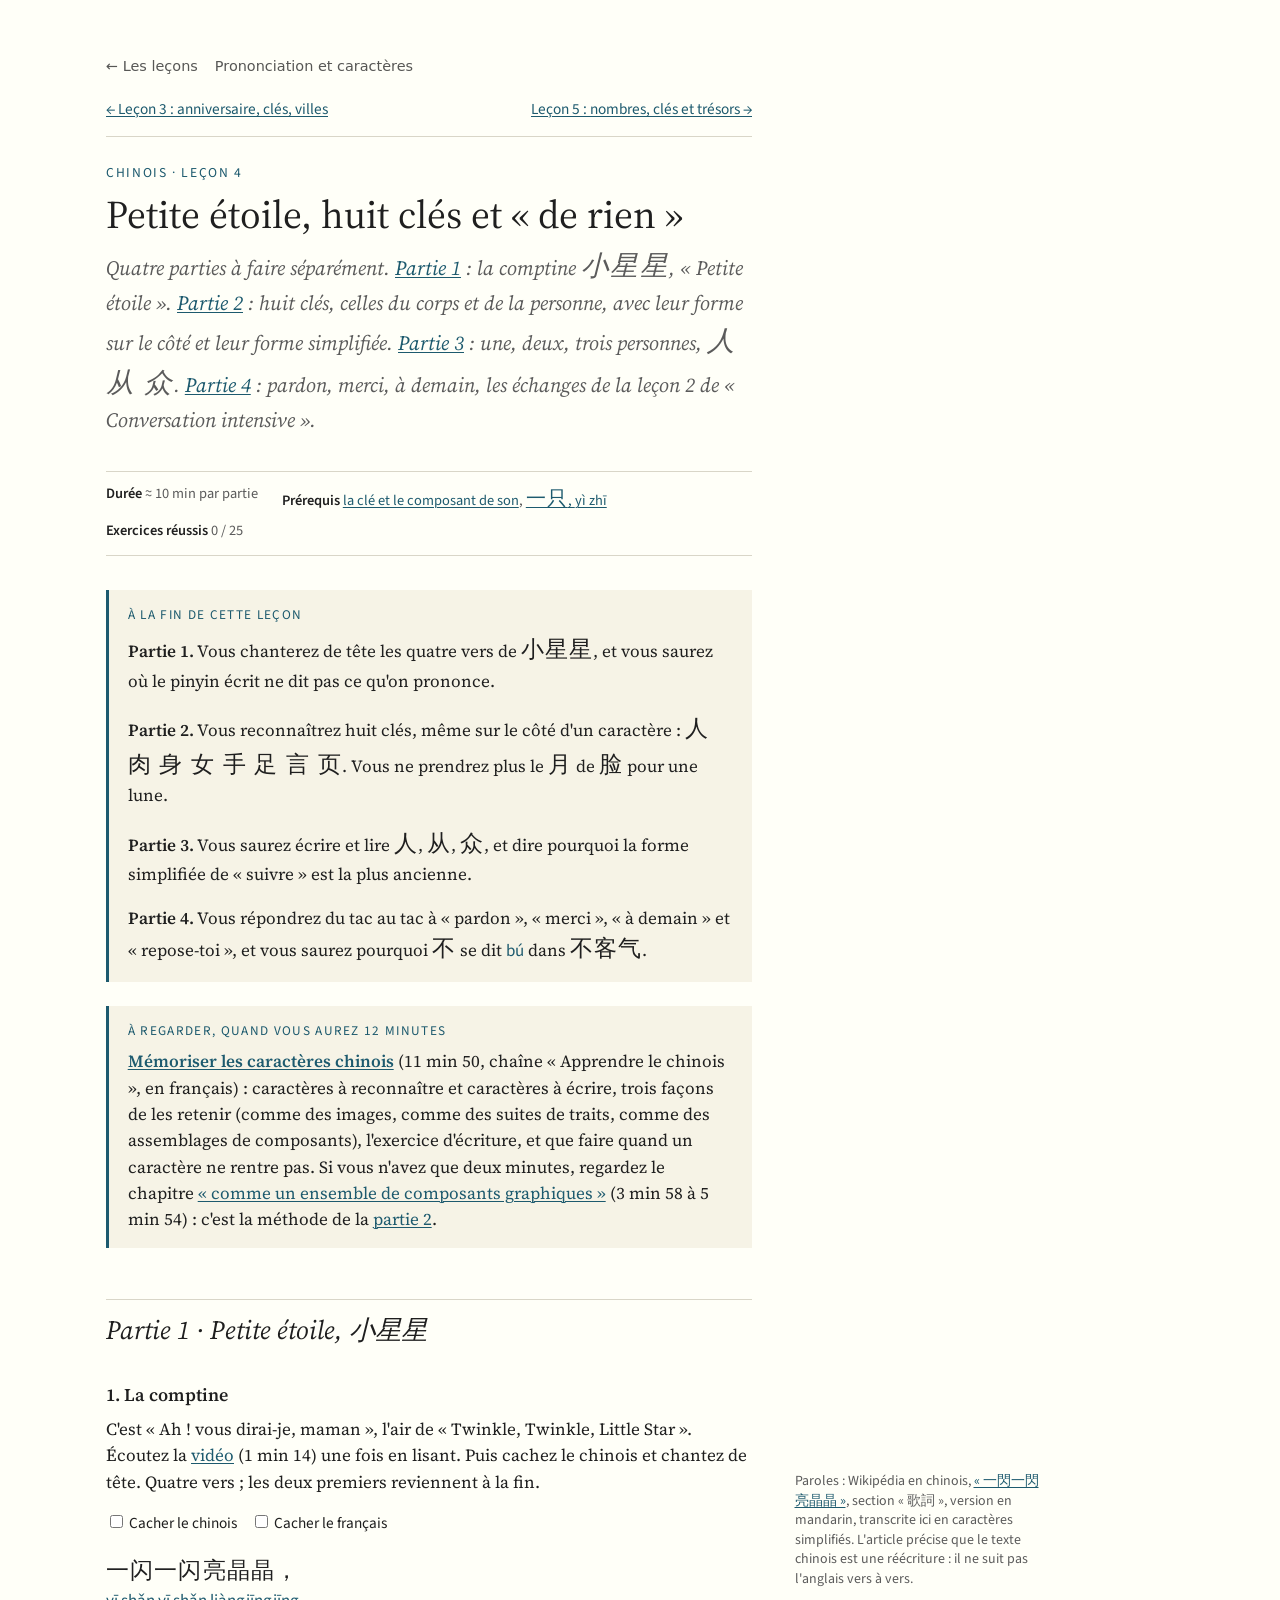
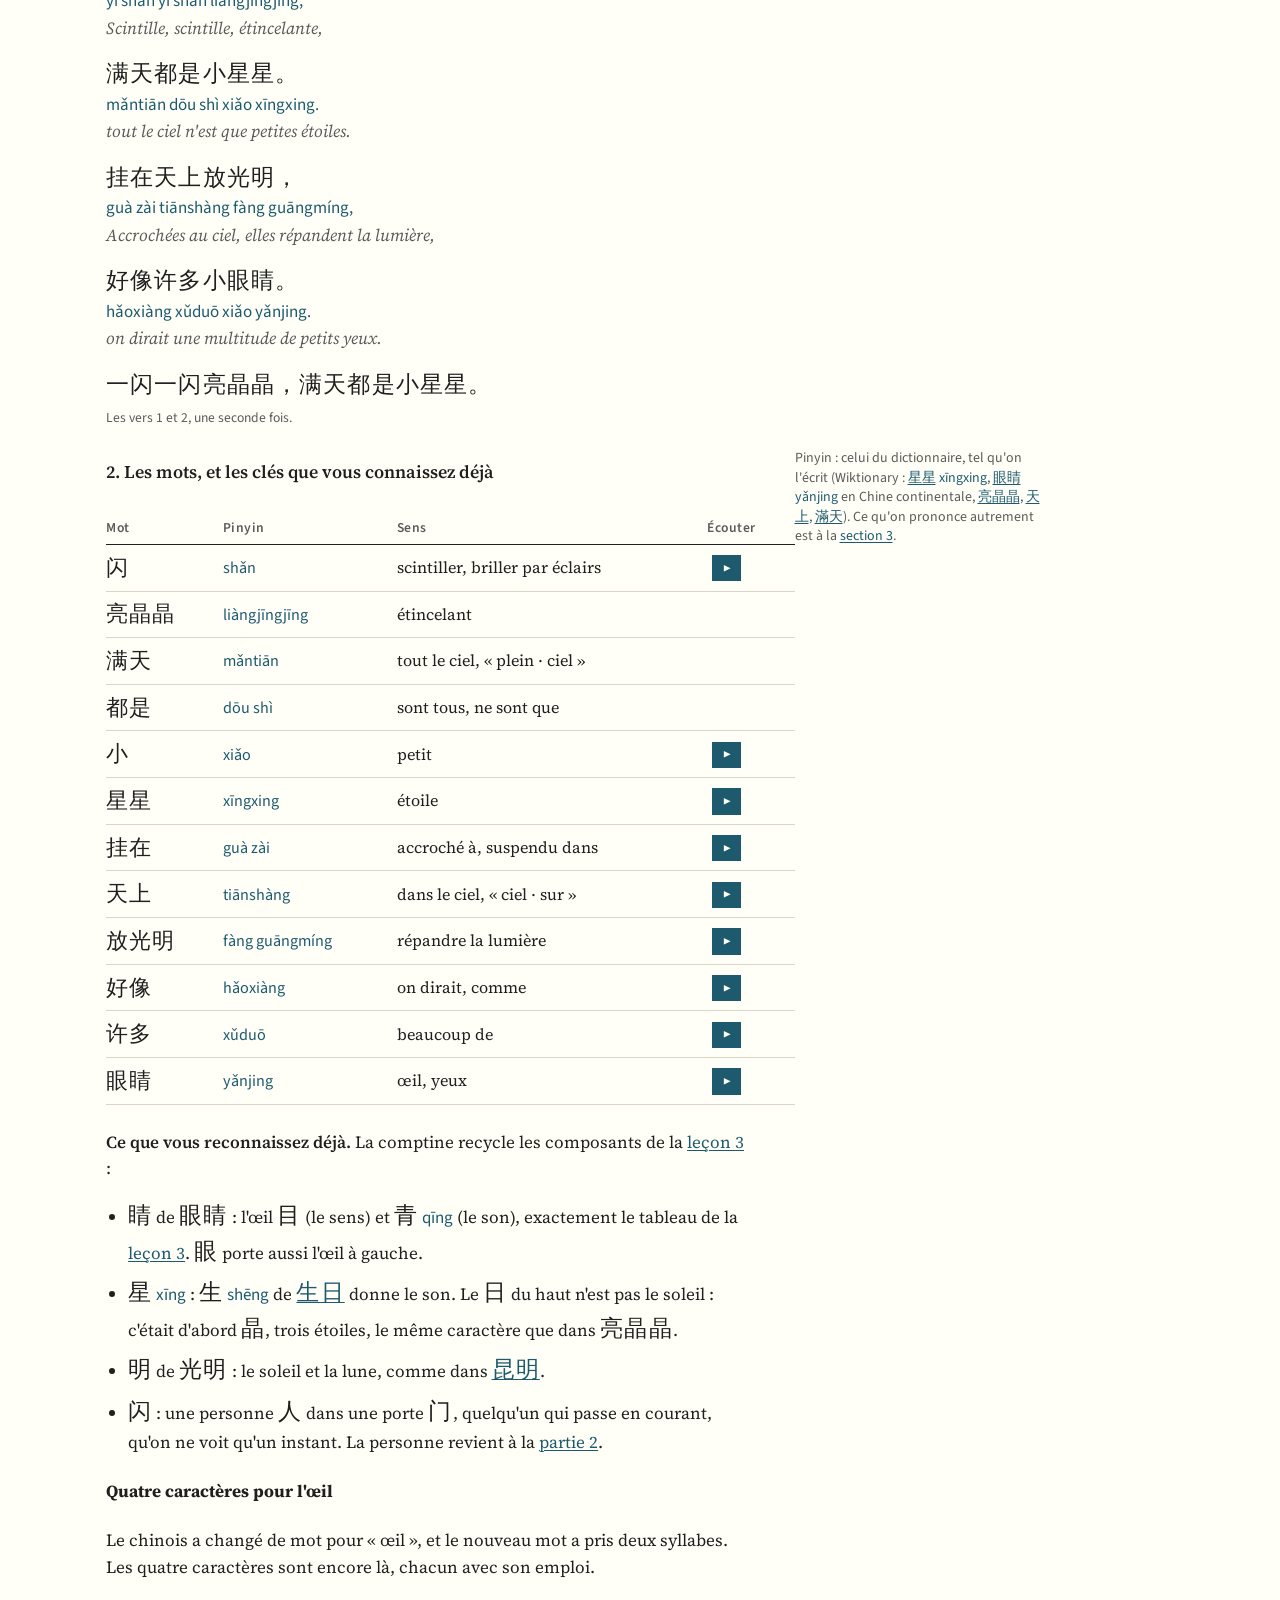
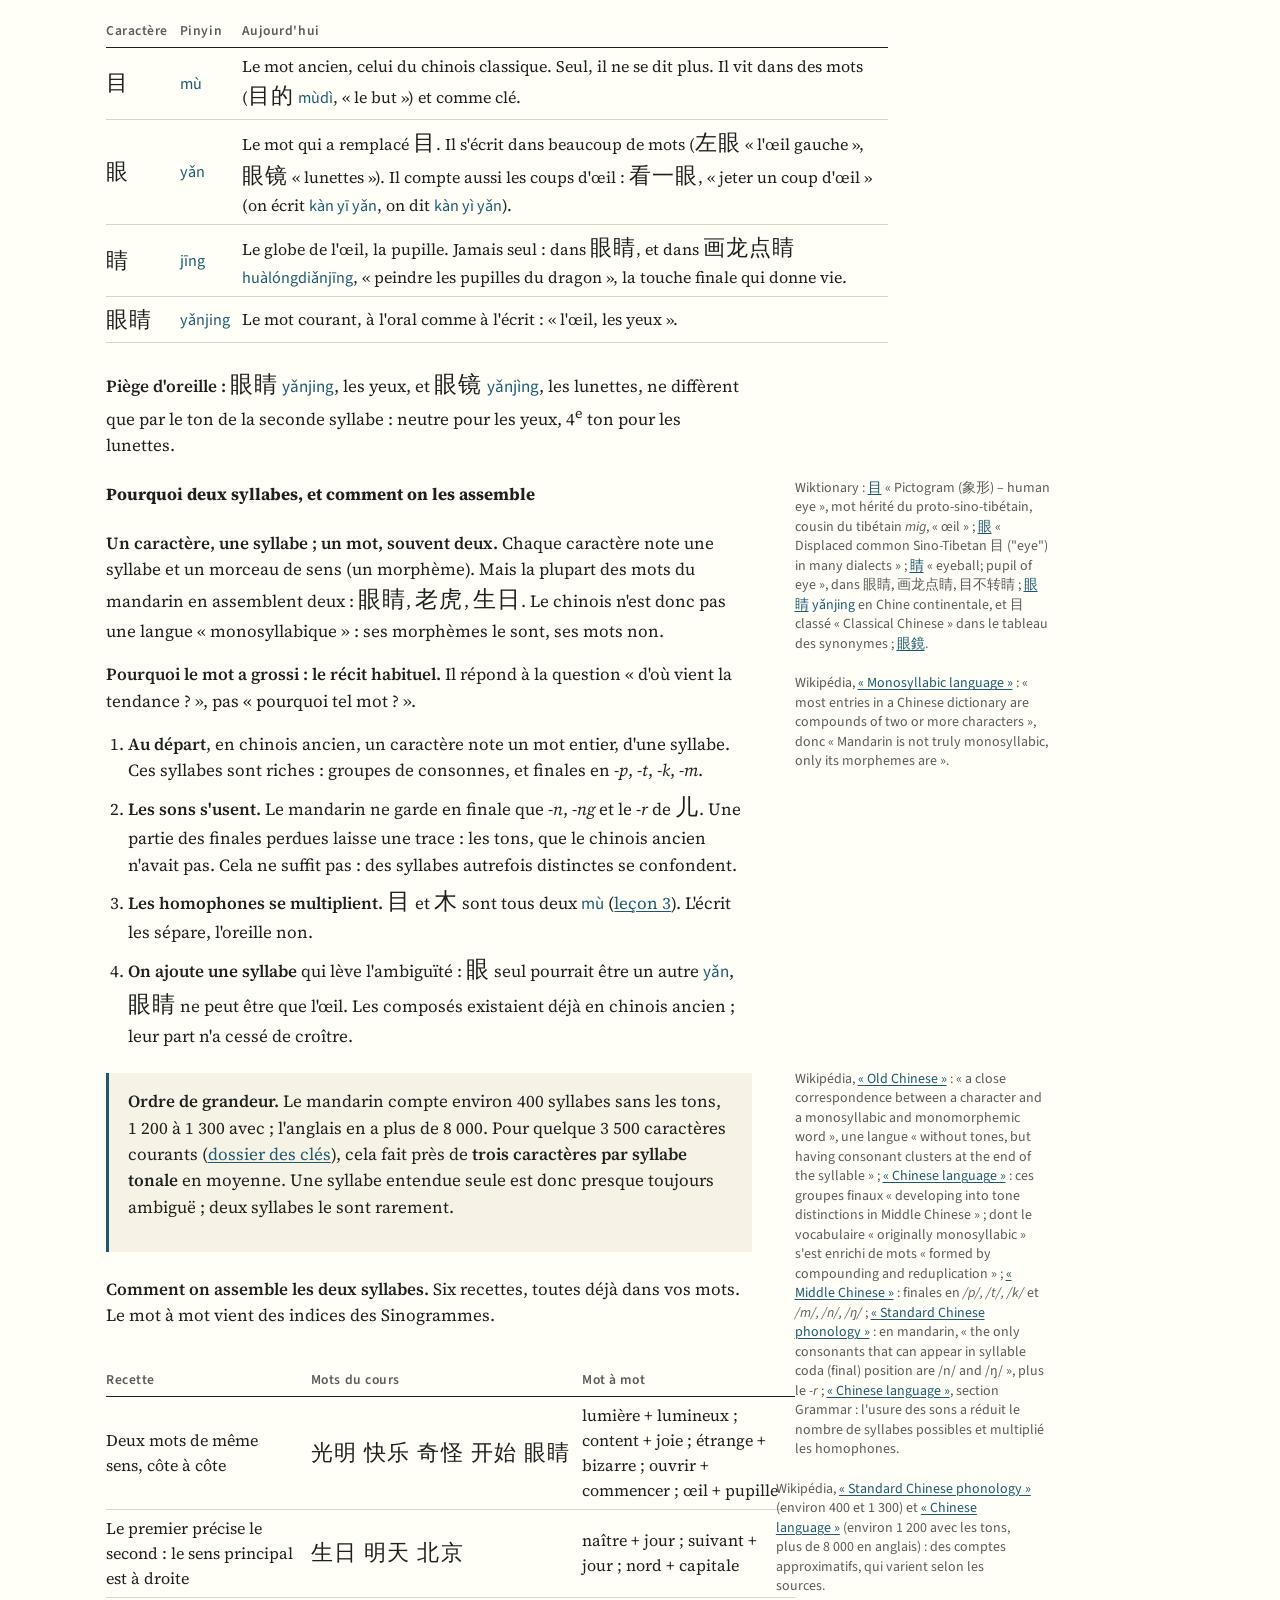
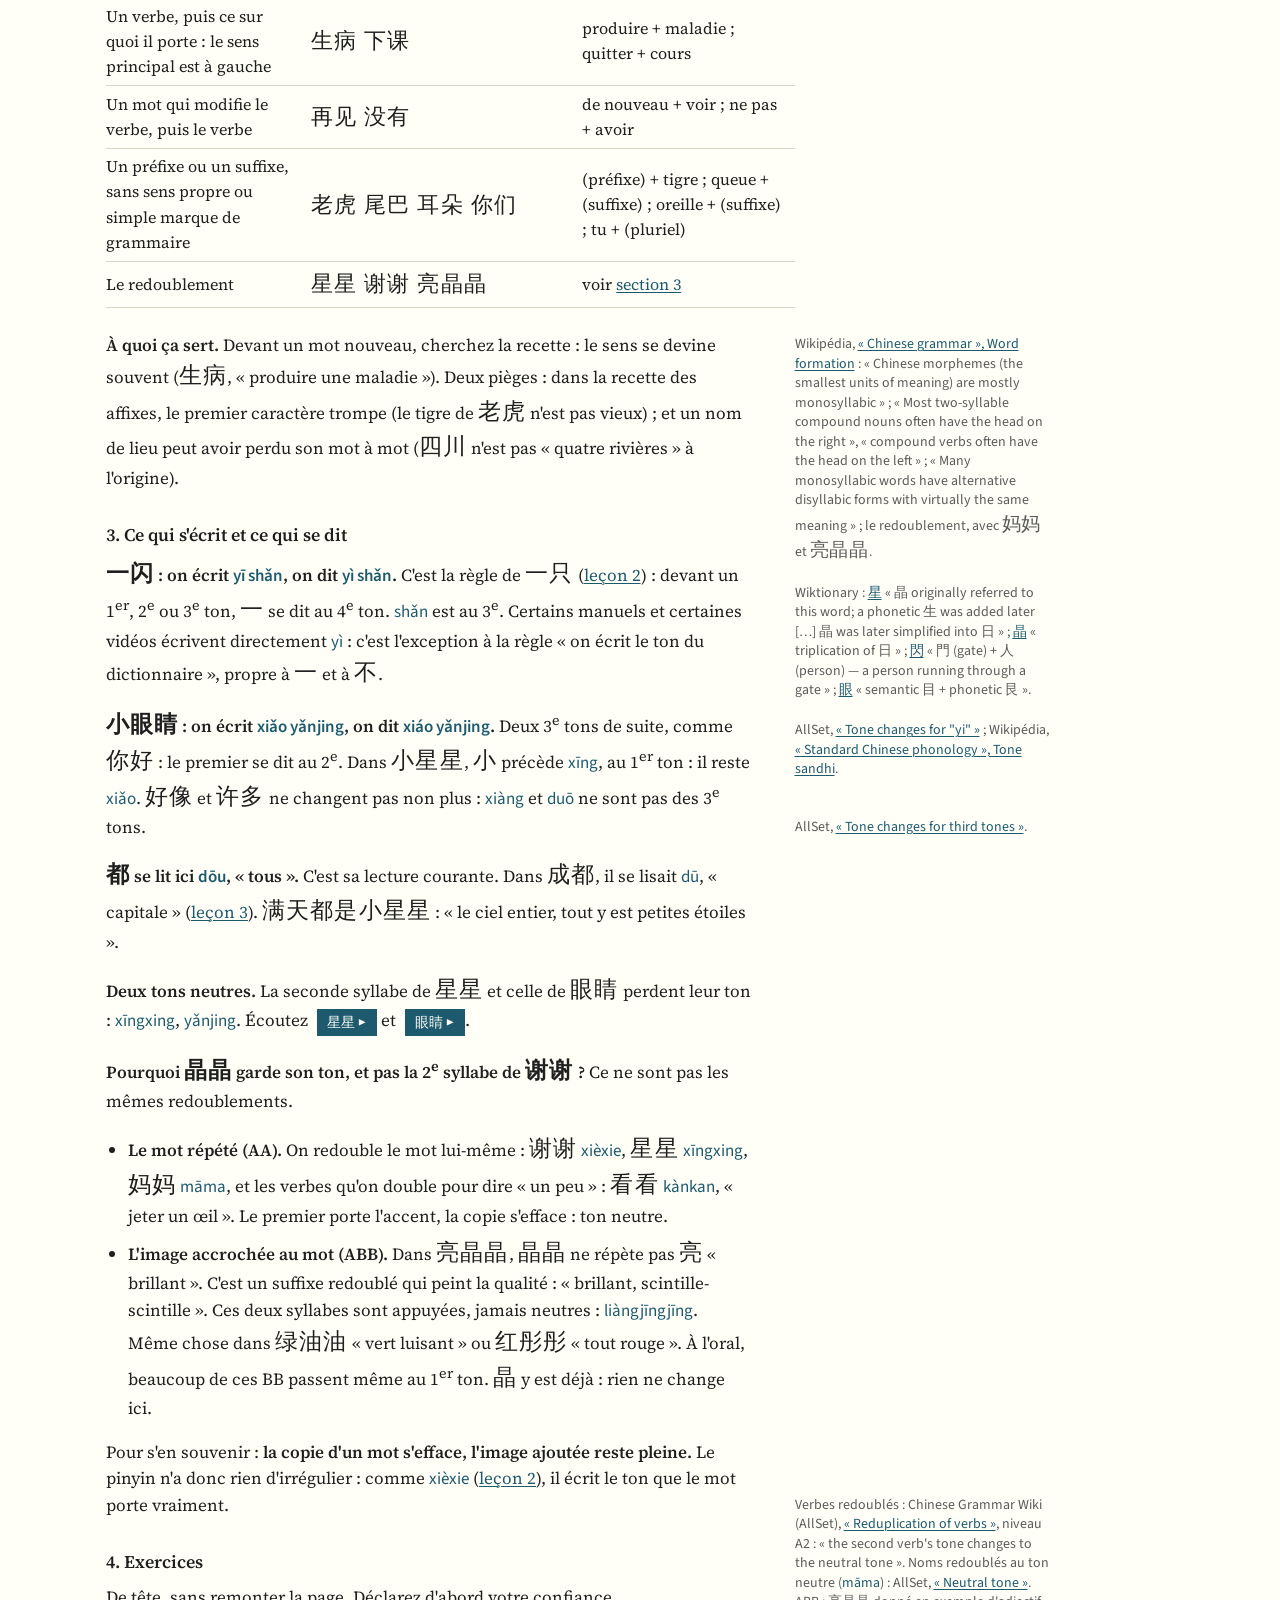
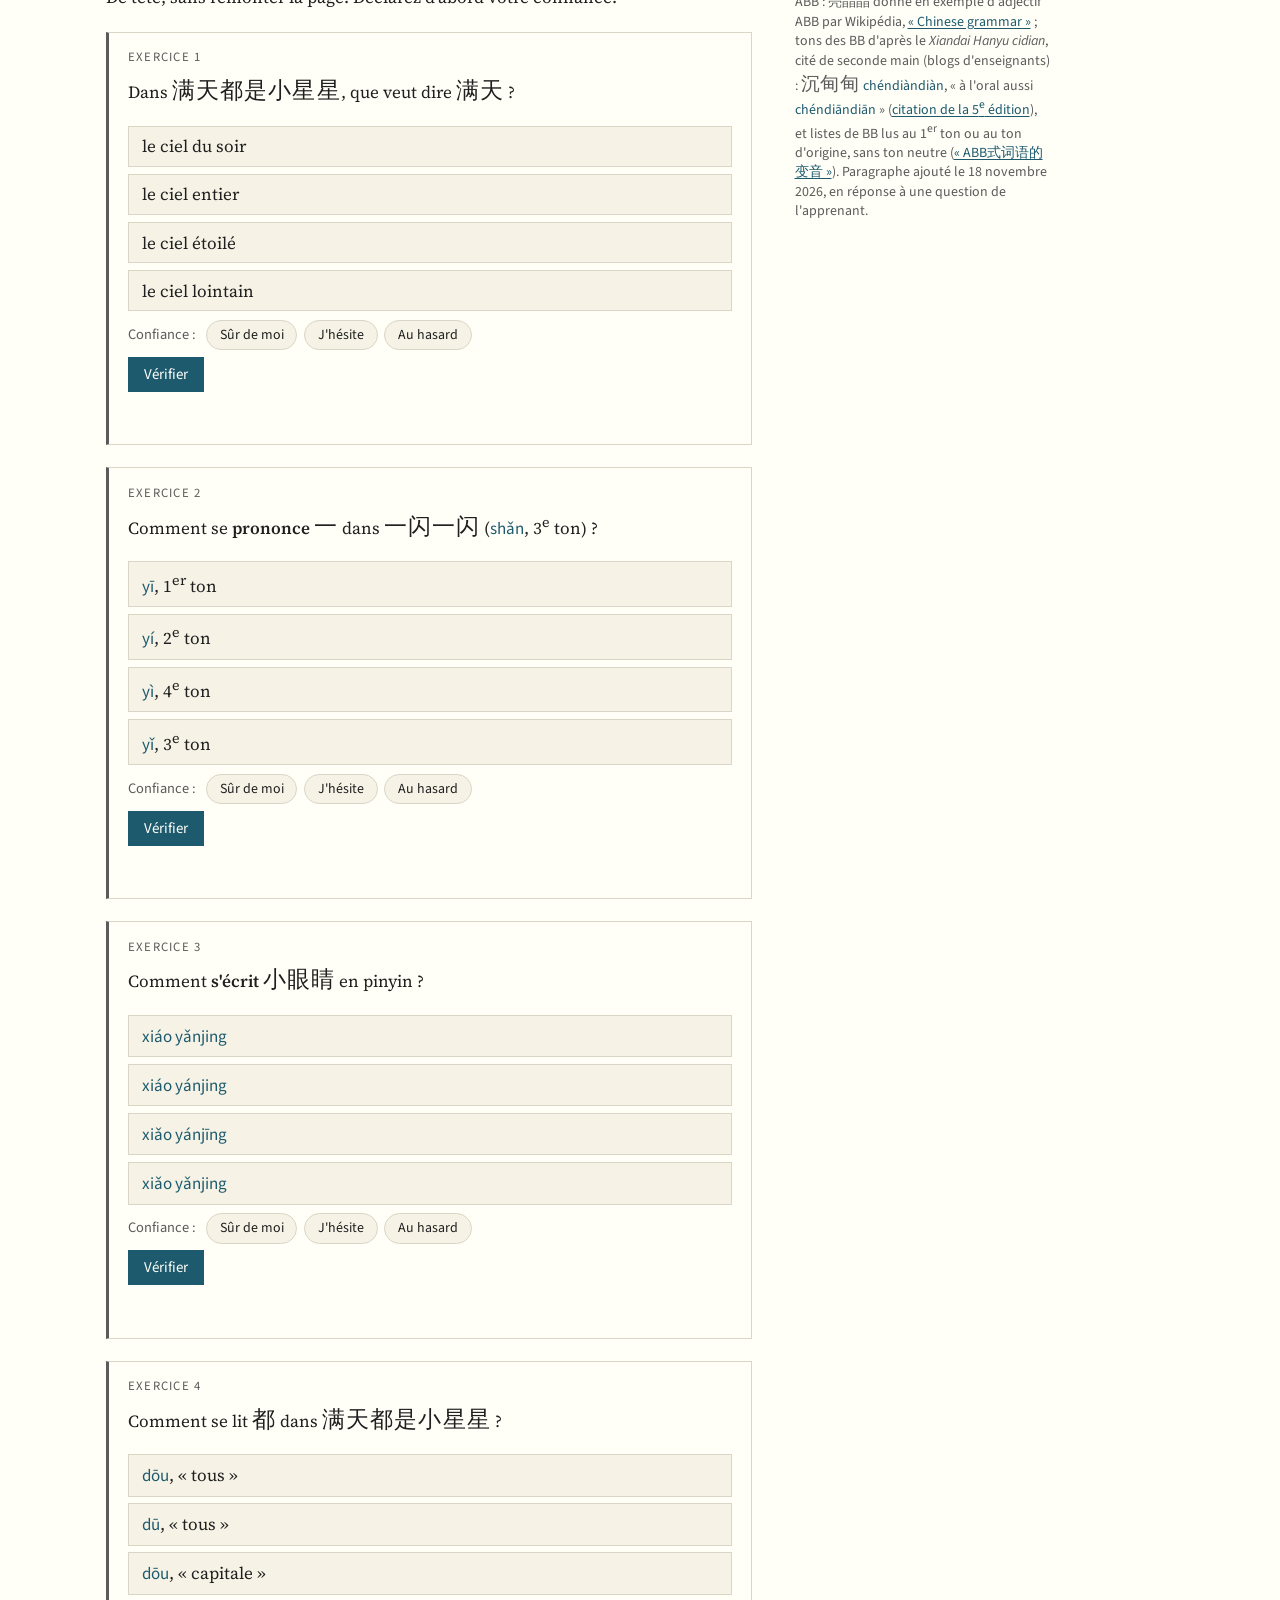
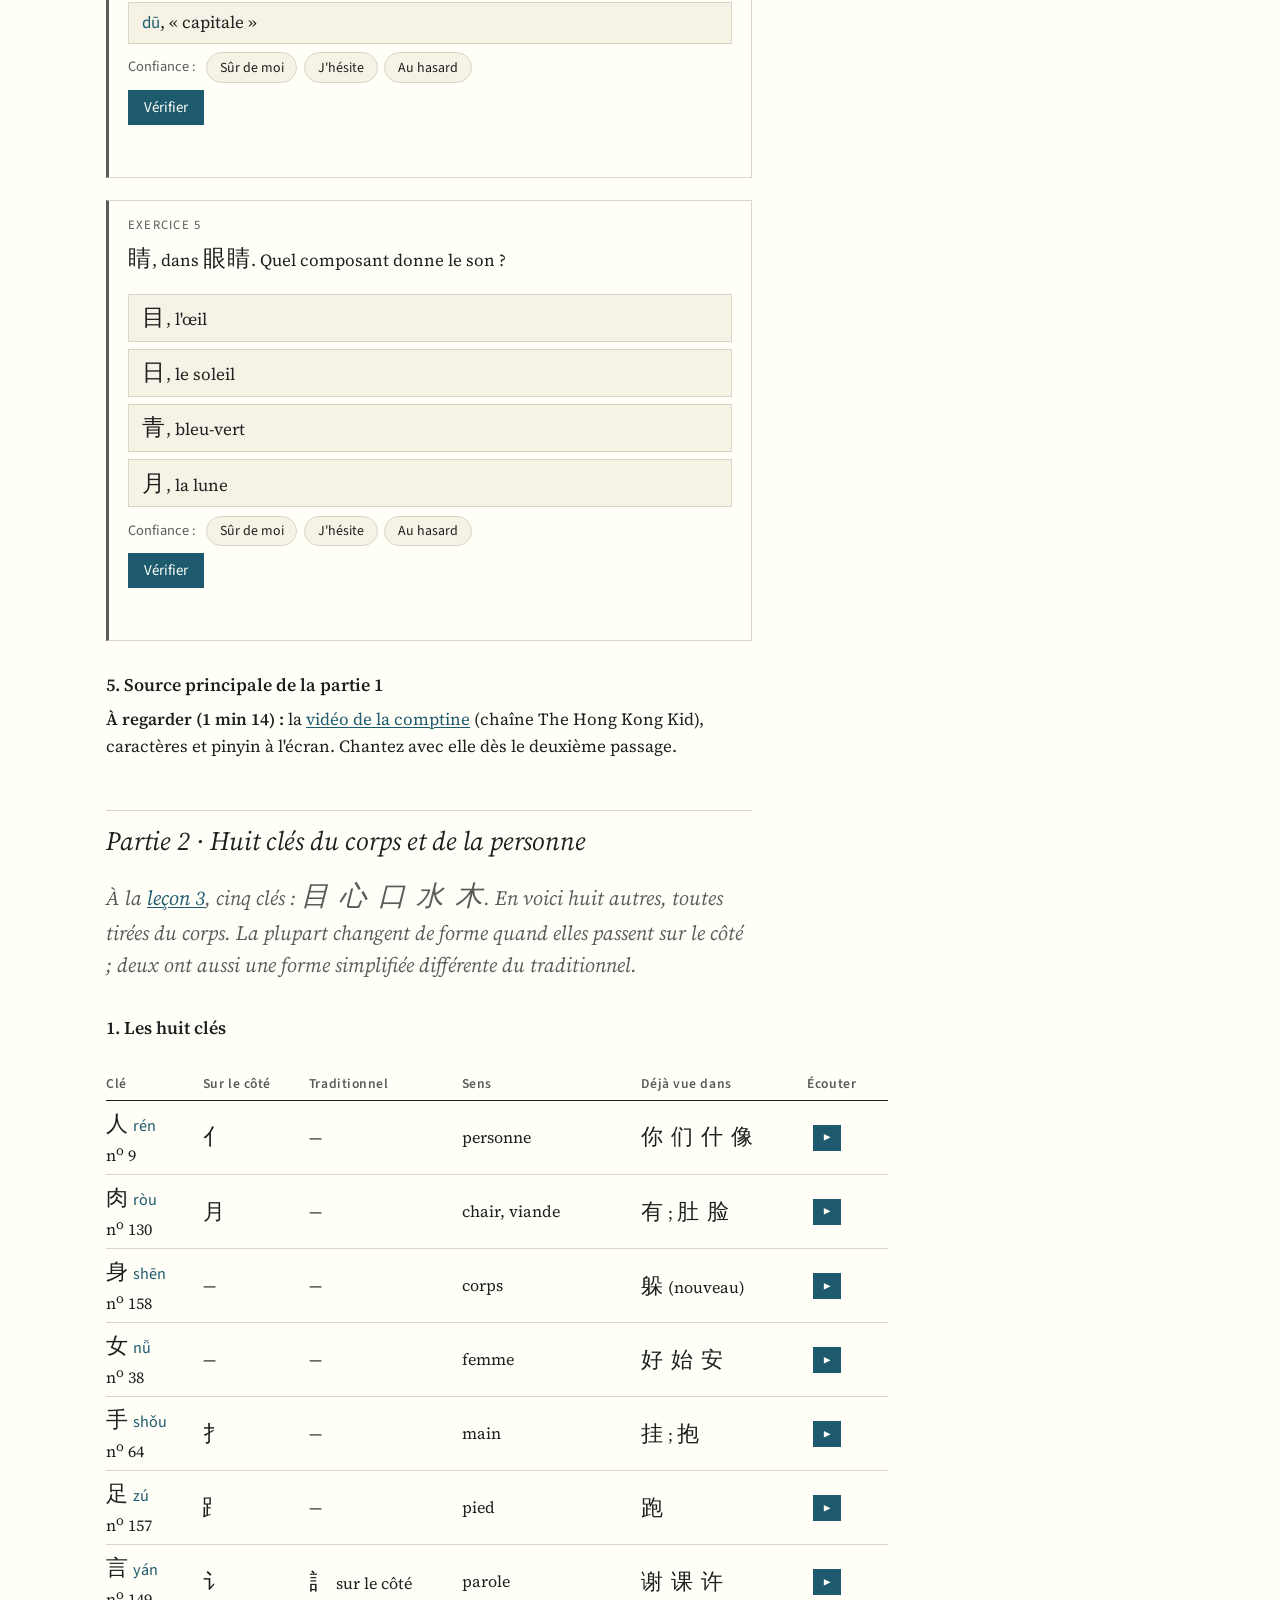
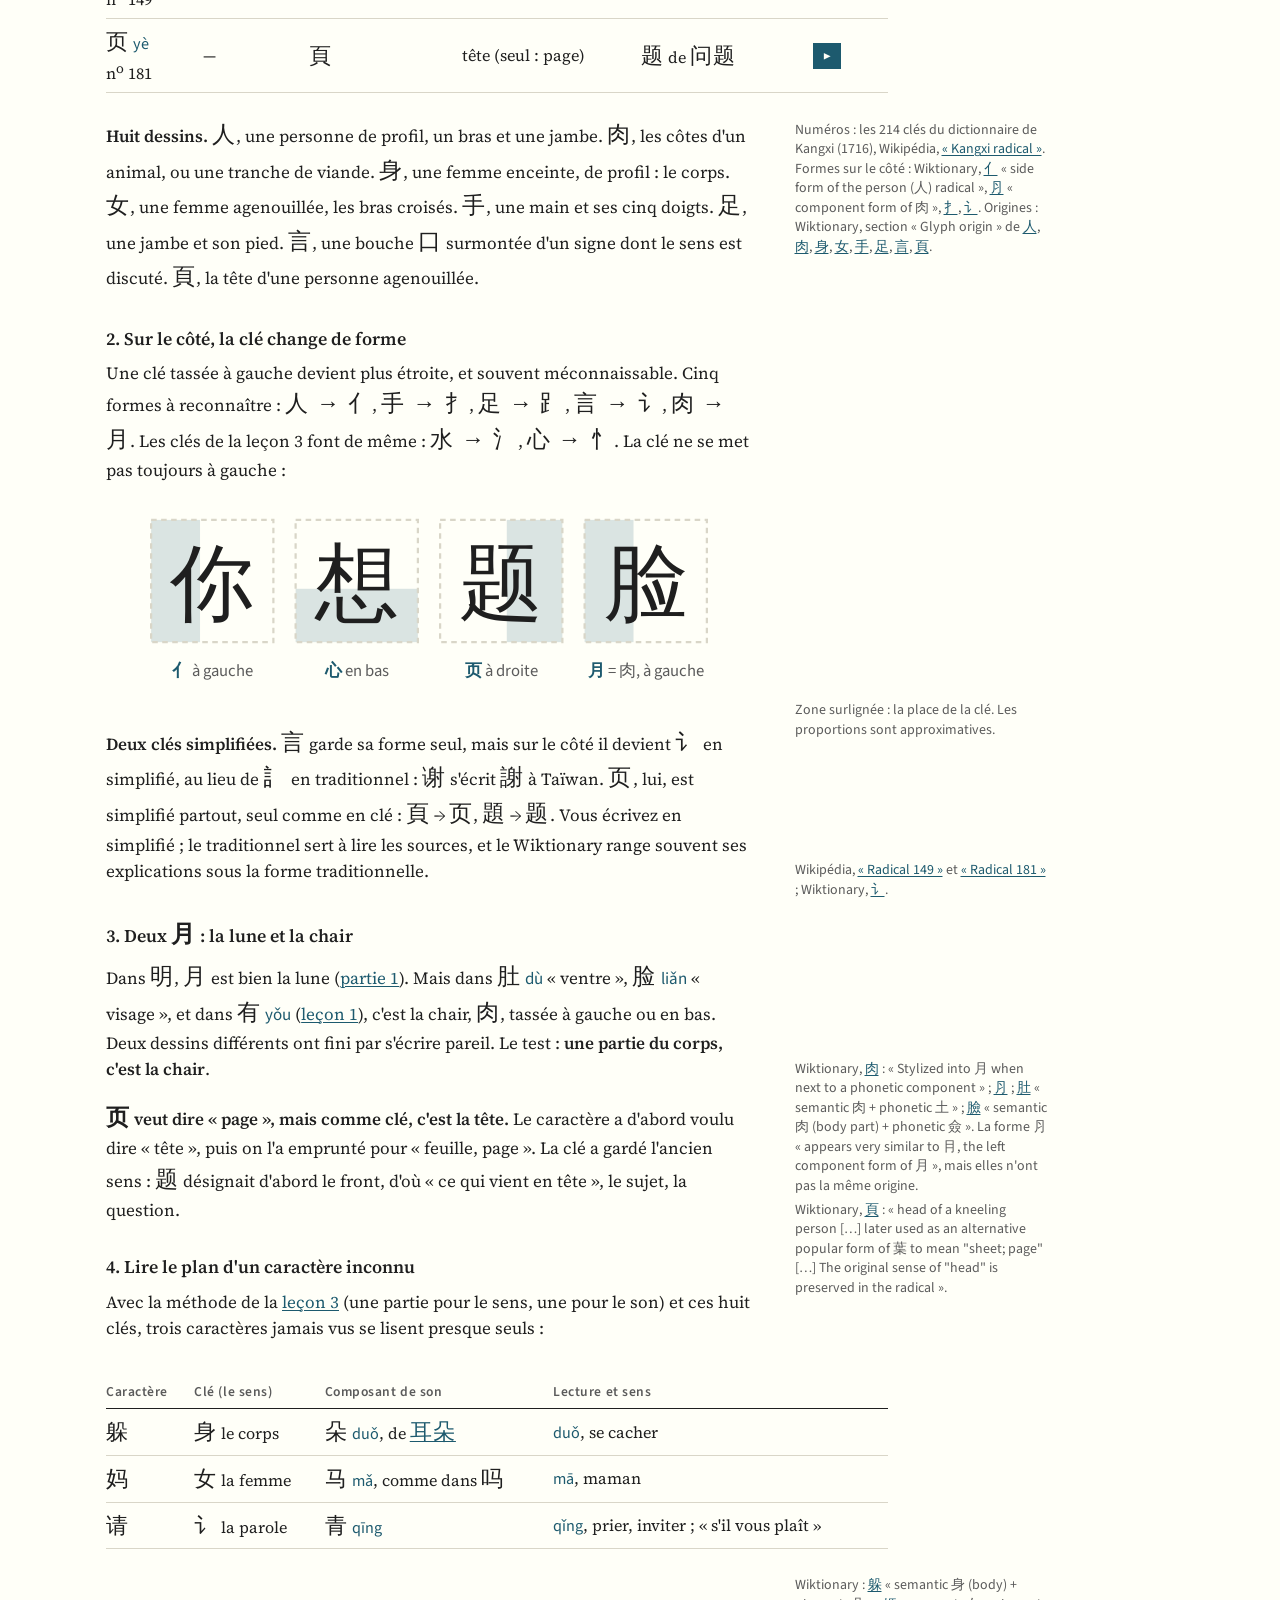
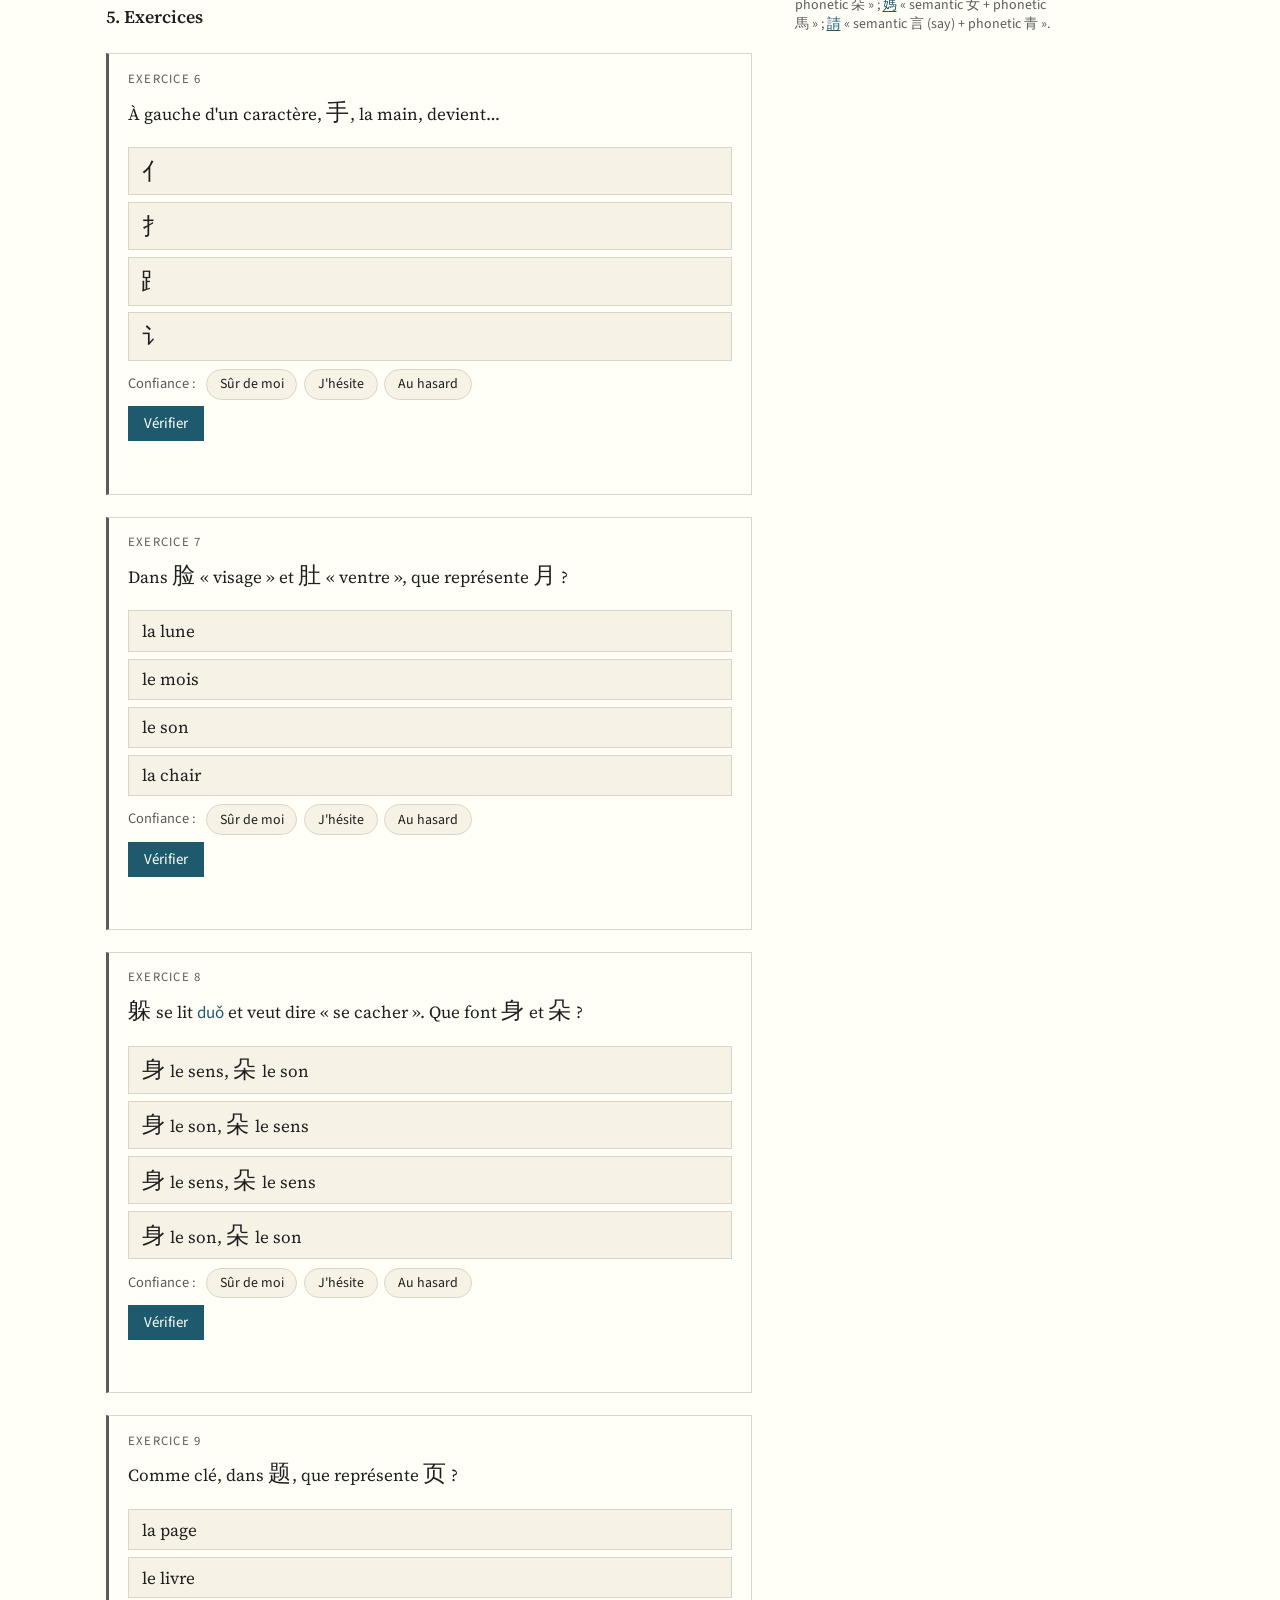
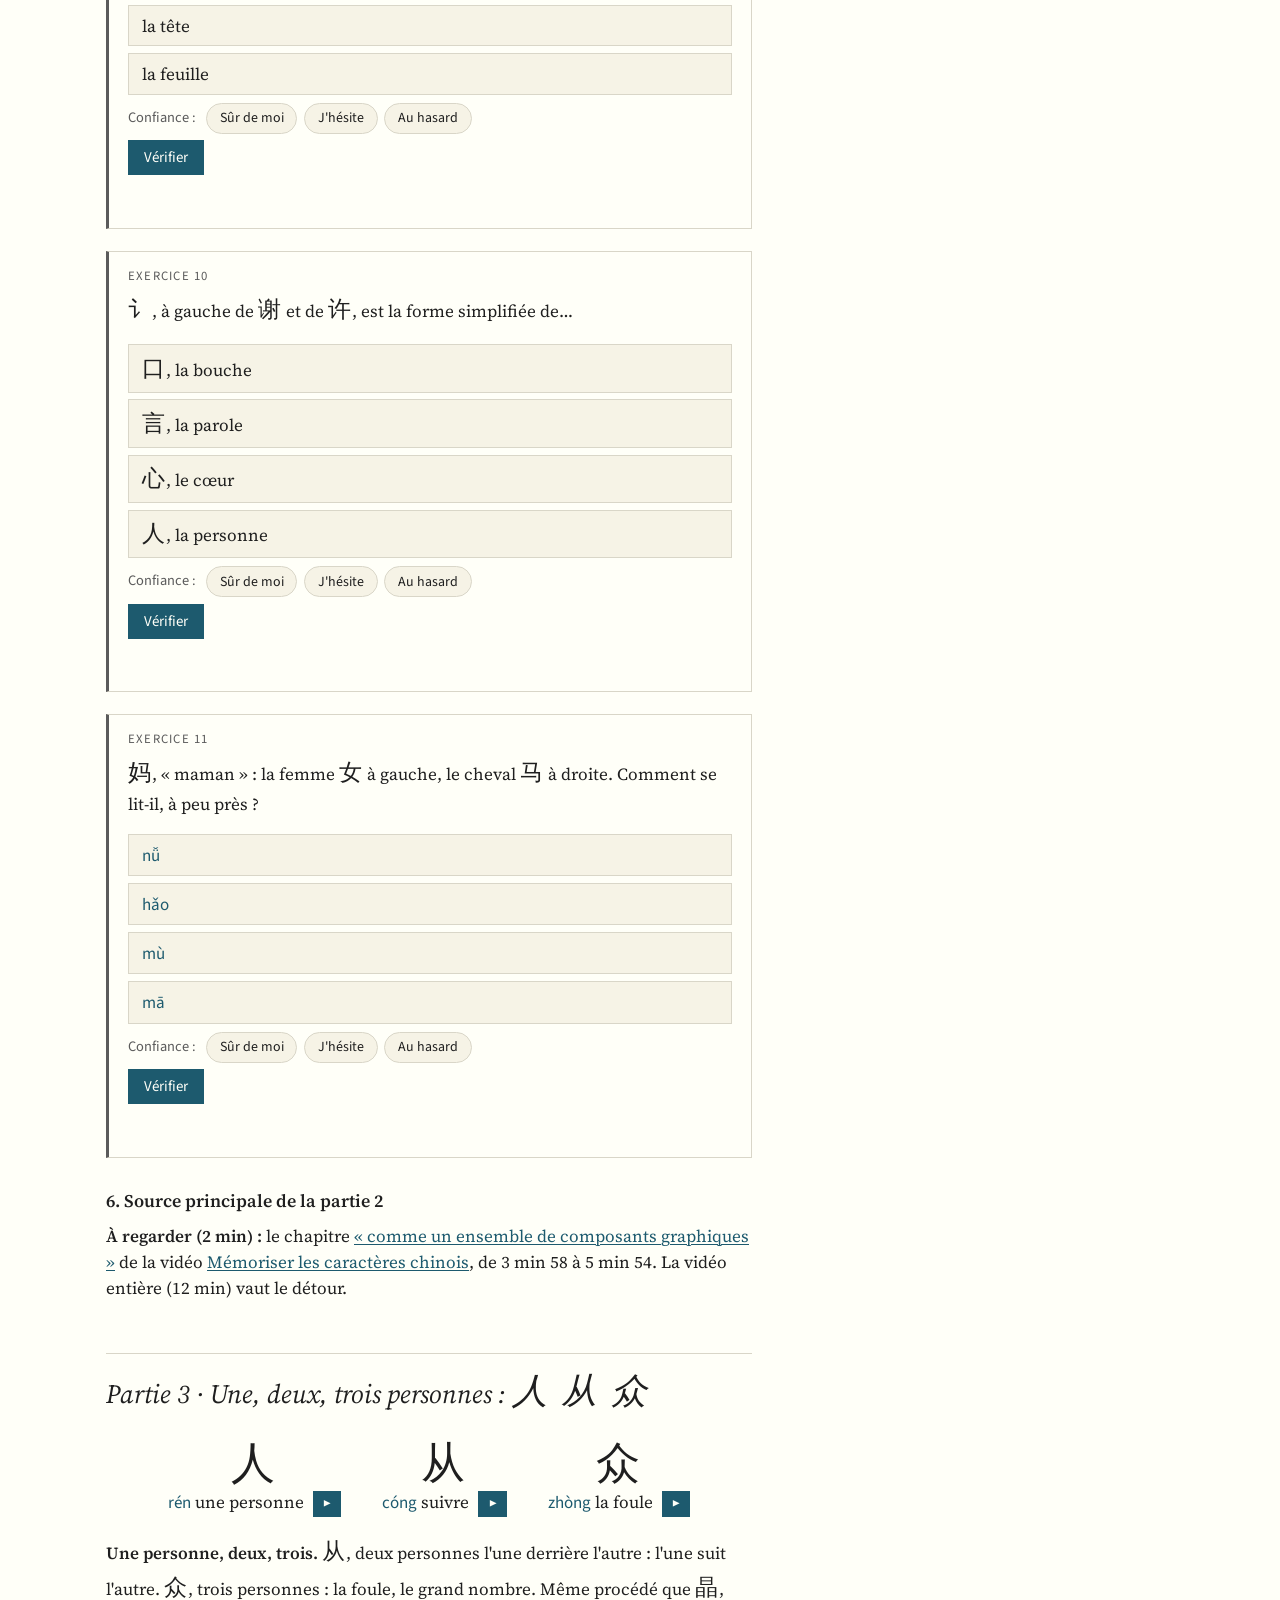
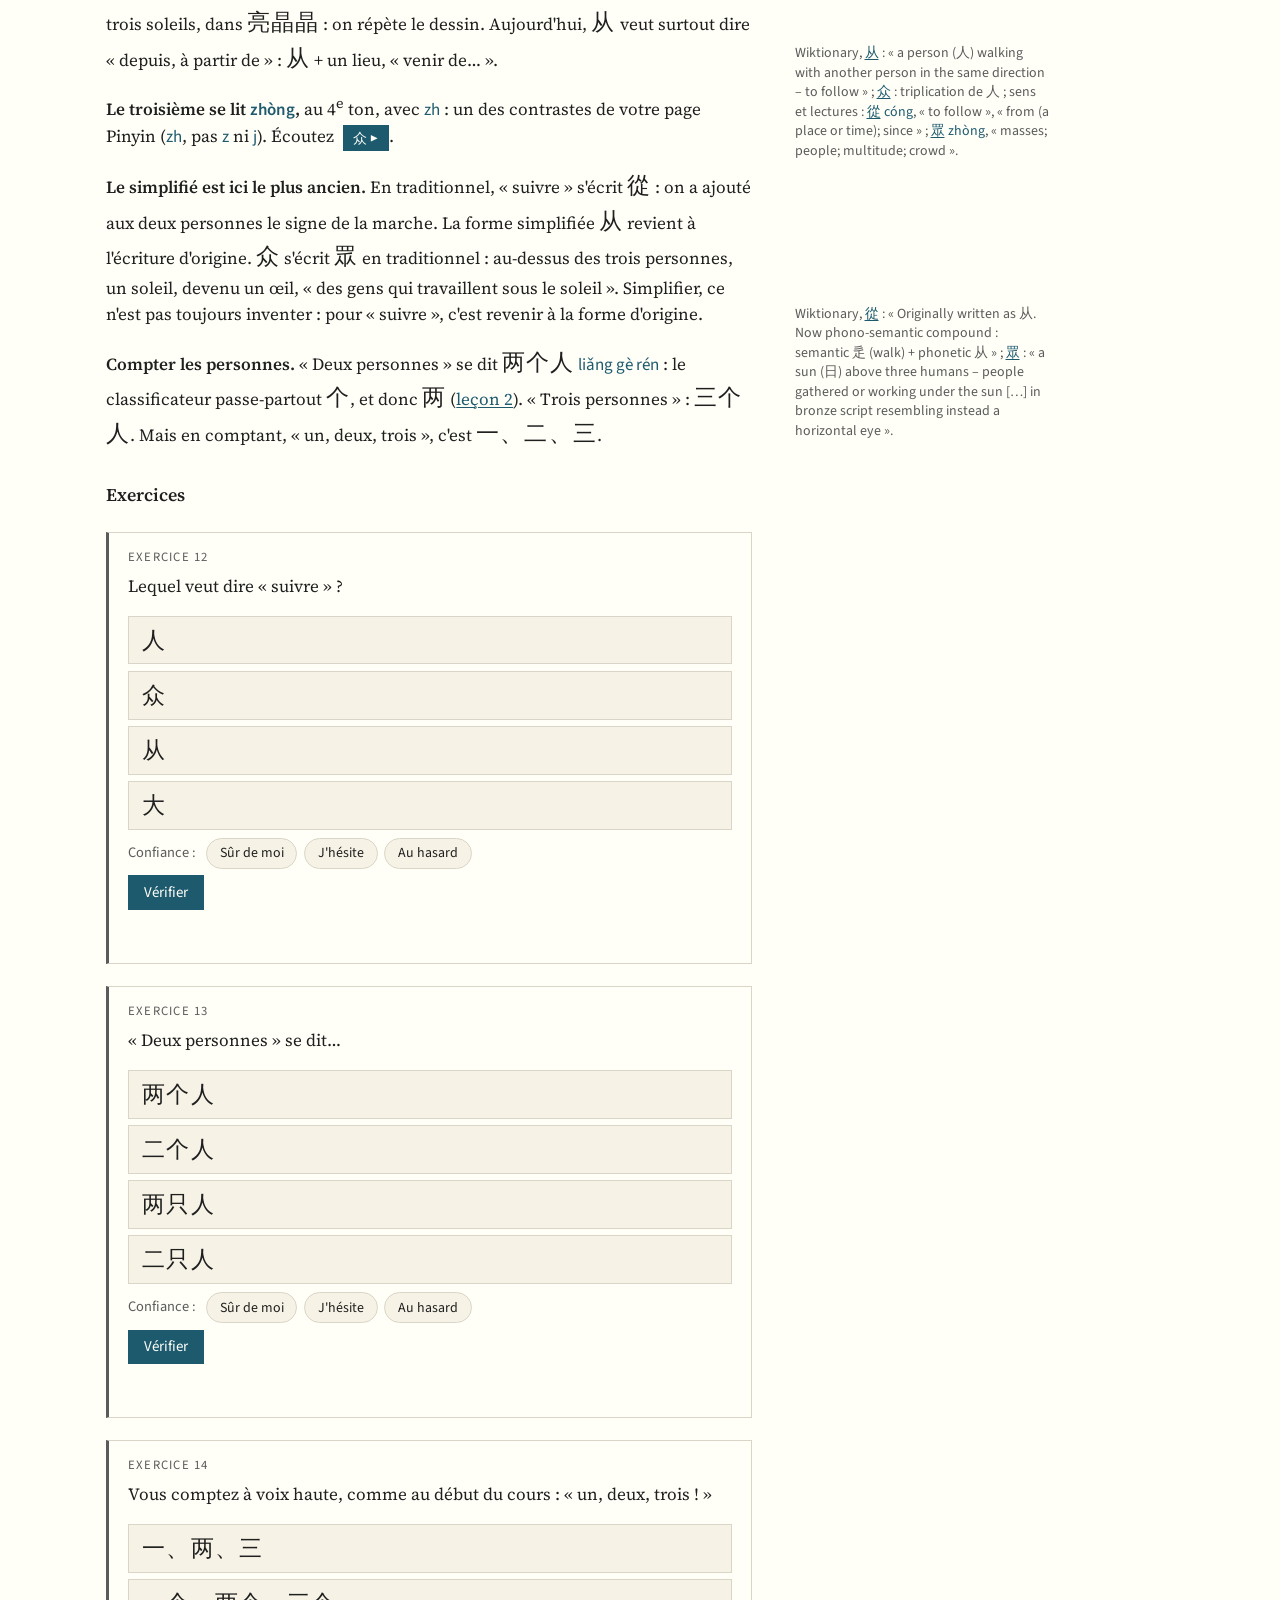
<file: cours/lessons/0004-petite-etoile.html>
<!doctype html>
<html lang="fr" data-public>
<head>
<meta charset="utf-8">
<meta name="viewport" content="width=device-width, initial-scale=1">
<title>Leçon 4 · Petite étoile, huit clés et « de rien »</title>
<link rel="stylesheet" href="../assets/cours.css">
<script src="../assets/ancres-details.js" defer></script>
<script src="../assets/tableaux.js" defer></script>
<script src="../assets/son.js" defer></script>
<style>
  .cles-place { display: block; width: 100%; max-width: 34rem; height: auto; margin: 0 auto; }
  .cles-place .cadre { fill: none; stroke: var(--filet); stroke-width: 2; stroke-dasharray: 5 4; }
  .cles-place .zone { fill: var(--accent); opacity: 0.16; }
  .cles-place .car { fill: var(--encre); font-size: 76px; text-anchor: middle; }
  .cles-place .leg { fill: var(--encre-douce); font-family: var(--sans); font-size: 15px; text-anchor: middle; }
  .cles-place .leg tspan.k { fill: var(--accent); font-weight: 600; }
  .trio { display: flex; flex-wrap: wrap; gap: 1.2rem 2.4rem; justify-content: center; margin: 1rem 0; }
  .trio div { text-align: center; }
  .trio .hz { display: block; font-size: 2.6rem; line-height: 1.2; }
</style>
</head>
<body>
<main>
  <nav class="fil-retour" aria-label="Retour"><a href="../index.html">← Les leçons</a><a href="../../">Prononciation et caractères</a></nav>
  <nav class="navigation haut">
    <a href="0003-troisieme-cours.html">← Leçon 3 : anniversaire, clés, villes</a>
    <a href="0005-nombres.html">Leçon 5 : nombres, clés et trésors →</a>
  </nav>

<p class="surtitre">Chinois · Leçon 4</p>
<h1>Petite étoile, huit clés et « de rien »</h1>
<p class="chapeau">Quatre parties à faire séparément. <a href="#partie-1">Partie 1</a> : la comptine <span class="hz">小星星</span>, « Petite étoile ». <a href="#partie-2">Partie 2</a> : huit clés, celles du corps et de la personne, avec leur forme sur le côté et leur forme simplifiée. <a href="#partie-3">Partie 3</a> : une, deux, trois personnes, <span class="hz">人 从 众</span>. <a href="#partie-4">Partie 4</a> : pardon, merci, à demain, les échanges de la leçon 2 de « Conversation intensive ».</p>

<div class="meta">
  <span><b>Durée</b> ≈ 10 min par partie</span>
  <span><b>Prérequis</b> <a href="0003-troisieme-cours.html#cle">la clé et le composant de son</a>, <a href="0002-deux-tigres.html#prononciation"><span class="hz">一只</span>, <span class="py">yì zhī</span></a></span>
  <span><b>Exercices réussis</b> <span id="score-quiz" class="score">0 / 0</span></span>
</div>

<div class="encadre">
  <span class="titre">À la fin de cette leçon</span>
  <p><strong>Partie 1.</strong> Vous chanterez de tête les quatre vers de <span class="hz">小星星</span>, et vous saurez où le pinyin écrit ne dit pas ce qu'on prononce.</p>
  <p><strong>Partie 2.</strong> Vous reconnaîtrez huit clés, même sur le côté d'un caractère : <span class="hz">人 肉 身 女 手 足 言 页</span>. Vous ne prendrez plus le <span class="hz">月</span> de <span class="hz">脸</span> pour une lune.</p>
  <p><strong>Partie 3.</strong> Vous saurez écrire et lire <span class="hz">人</span>, <span class="hz">从</span>, <span class="hz">众</span>, et dire pourquoi la forme simplifiée de « suivre » est la plus ancienne.</p>
  <p><strong>Partie 4.</strong> Vous répondrez du tac au tac à « pardon », « merci », « à demain » et « repose-toi », et vous saurez pourquoi <span class="hz">不</span> se dit <span class="py">bú</span> dans <span class="hz">不客气</span>.</p>
</div>

<div class="encadre" id="video-memoriser">
  <span class="titre">À regarder, quand vous aurez 12 minutes</span>
  <p><a href="https://www.youtube.com/watch?v=xfVGc5xeviw"><strong>Mémoriser les caractères chinois</strong></a> (11 min 50, chaîne « Apprendre le chinois », en français) : caractères à reconnaître et caractères à écrire, trois façons de les retenir (comme des images, comme des suites de traits, comme des assemblages de composants), l'exercice d'écriture, et que faire quand un caractère ne rentre pas. Si vous n'avez que deux minutes, regardez le chapitre <a href="https://www.youtube.com/watch?v=xfVGc5xeviw&amp;t=238s">« comme un ensemble de composants graphiques »</a> (3 min 58 à 5 min 54) : c'est la méthode de la <a href="#partie-2">partie 2</a>.</p>
</div>

<h2 id="partie-1">Partie 1 · Petite étoile, 小星星</h2>

<h3 id="paroles">1. La comptine</h3>

<p>C'est « Ah ! vous dirai-je, maman », l'air de « Twinkle, Twinkle, Little Star ». Écoutez la <a href="https://www.youtube.com/watch?v=oVjVwZ5HMPA">vidéo</a> (1 min 14) une fois en lisant. Puis cachez le chinois et chantez de tête. Quatre vers ; les deux premiers reviennent à la fin.<span class="note">Paroles : Wikipédia en chinois, <a href="https://zh.wikipedia.org/wiki/%E4%B8%80%E9%96%83%E4%B8%80%E9%96%83%E4%BA%AE%E6%99%B6%E6%99%B6">« 一閃一閃亮晶晶 »</a>, section « 歌詞 », version en mandarin, transcrite ici en caractères simplifiés. L'article précise que le texte chinois est une réécriture : il ne suit pas l'anglais vers à vers.</span></p>

<div class="repli">
<div class="interrupteurs">
  <label><input type="checkbox" data-masquer="zh"> Cacher le chinois</label>
  <label><input type="checkbox" data-masquer="fr"> Cacher le français</label>
</div>

<ol class="paroles">
  <li id="vers-1"><span class="hz masquable zh">一闪一闪亮晶晶，</span><span class="py masquable zh">yī shǎn yī shǎn liàngjīngjīng,</span><span class="lit masquable fr">Scintille, scintille, étincelante,</span></li>
  <li id="vers-2"><span class="hz masquable zh">满天都是小星星。</span><span class="py masquable zh">mǎntiān dōu shì xiǎo xīngxing.</span><span class="lit masquable fr">tout le ciel n'est que petites étoiles.</span></li>
  <li id="vers-3"><span class="hz masquable zh">挂在天上放光明，</span><span class="py masquable zh">guà zài tiānshàng fàng guāngmíng,</span><span class="lit masquable fr">Accrochées au ciel, elles répandent la lumière,</span></li>
  <li id="vers-4"><span class="hz masquable zh">好像许多小眼睛。</span><span class="py masquable zh">hǎoxiàng xǔduō xiǎo yǎnjing.</span><span class="lit masquable fr">on dirait une multitude de petits yeux.</span></li>
  <li id="vers-5"><span class="hz masquable zh">一闪一闪亮晶晶，满天都是小星星。</span><span class="bis">Les vers 1 et 2, une seconde fois.</span></li>
</ol>
</div>

<p class="note">Pinyin : celui du dictionnaire, tel qu'on l'écrit (Wiktionary : <a href="https://en.wiktionary.org/wiki/%E6%98%9F%E6%98%9F">星星</a> <span class="py">xīngxing</span>, <a href="https://en.wiktionary.org/wiki/%E7%9C%BC%E7%9D%9B">眼睛</a> <span class="py">yǎnjing</span> en Chine continentale, <a href="https://en.wiktionary.org/wiki/%E4%BA%AE%E6%99%B6%E6%99%B6">亮晶晶</a>, <a href="https://en.wiktionary.org/wiki/%E5%A4%A9%E4%B8%8A">天上</a>, <a href="https://en.wiktionary.org/wiki/%E6%BB%BF%E5%A4%A9">滿天</a>). Ce qu'on prononce autrement est à la <a href="#prononciation">section 3</a>.</p>

<h3 id="mots">2. Les mots, et les clés que vous connaissez déjà</h3>

<div class="table-wrap">
<table class="phrases">
  <tr><th>Mot</th><th>Pinyin</th><th>Sens</th><th>Écouter</th></tr>
  <tr id="mot-shan"><td class="hz">闪</td><td class="py">shǎn</td><td>scintiller, briller par éclairs</td><td><button class="son" data-son="shan">▶</button></td></tr>
  <tr id="mot-liangjingjing"><td class="hz">亮晶晶</td><td class="py">liàngjīngjīng</td><td>étincelant</td><td></td></tr>
  <tr id="mot-mantian"><td class="hz">满天</td><td class="py">mǎntiān</td><td>tout le ciel, « plein · ciel »</td><td></td></tr>
  <tr id="mot-dou"><td class="hz">都是</td><td class="py">dōu shì</td><td>sont tous, ne sont que</td><td></td></tr>
  <tr id="mot-xiao"><td class="hz">小</td><td class="py">xiǎo</td><td>petit</td><td><button class="son" data-son="xiao">▶</button></td></tr>
  <tr id="mot-xingxing"><td class="hz">星星</td><td class="py">xīngxing</td><td>étoile</td><td><button class="son" data-son="xingxing">▶</button></td></tr>
  <tr id="mot-gua"><td class="hz">挂在</td><td class="py">guà zài</td><td>accroché à, suspendu dans</td><td><button class="son" data-son="gua">▶</button></td></tr>
  <tr id="mot-tianshang"><td class="hz">天上</td><td class="py">tiānshàng</td><td>dans le ciel, « ciel · sur »</td><td><button class="son" data-son="tianshang">▶</button></td></tr>
  <tr id="mot-fang"><td class="hz">放光明</td><td class="py">fàng guāngmíng</td><td>répandre la lumière</td><td><button class="son" data-son="guangming">▶</button></td></tr>
  <tr id="mot-haoxiang"><td class="hz">好像</td><td class="py">hǎoxiàng</td><td>on dirait, comme</td><td><button class="son" data-son="haoxiang">▶</button></td></tr>
  <tr id="mot-xuduo"><td class="hz">许多</td><td class="py">xǔduō</td><td>beaucoup de</td><td><button class="son" data-son="xuduo">▶</button></td></tr>
  <tr id="mot-yanjing"><td class="hz">眼睛</td><td class="py">yǎnjing</td><td>œil, yeux</td><td><button class="son" data-son="yanjing">▶</button></td></tr>
</table>
</div>

<p id="deja-vus"><strong>Ce que vous reconnaissez déjà.</strong> La comptine recycle les composants de la <a href="0003-troisieme-cours.html#partie-2">leçon 3</a> :</p>
<ul>
  <li id="dv-jing"><span class="hz">睛</span> de <span class="hz">眼睛</span> : l'œil <span class="hz">目</span> (le sens) et <span class="hz">青</span> <span class="py">qīng</span> (le son), exactement le tableau de la <a href="0003-troisieme-cours.html#qing">leçon 3</a>. <span class="hz">眼</span> porte aussi l'œil à gauche.</li>
  <li id="dv-xing"><span class="hz">星</span> <span class="py">xīng</span> : <span class="hz">生</span> <span class="py">shēng</span> de <a href="0003-troisieme-cours.html#sheng-ri"><span class="hz">生日</span></a> donne le son. Le <span class="hz">日</span> du haut n'est pas le soleil : c'était d'abord <span class="hz">晶</span>, trois étoiles, le même caractère que dans <span class="hz">亮晶晶</span>.</li>
  <li id="dv-ming"><span class="hz">明</span> de <span class="hz">光明</span> : le soleil et la lune, comme dans <a href="0003-troisieme-cours.html#b-ming"><span class="hz">昆明</span></a>.</li>
  <li id="dv-shan"><span class="hz">闪</span> : une personne <span class="hz">人</span> dans une porte <span class="hz">门</span>, quelqu'un qui passe en courant, qu'on ne voit qu'un instant. La personne revient à la <a href="#partie-2">partie 2</a>.</li>
</ul>

<h4 id="oeil-mots">Quatre caractères pour l'œil</h4>
<p>Le chinois a changé de mot pour « œil », et le nouveau mot a pris deux syllabes. Les quatre caractères sont encore là, chacun avec son emploi.</p>
<div class="table-wrap">
<table class="phrases">
  <tr><th>Caractère</th><th>Pinyin</th><th>Aujourd'hui</th></tr>
  <tr id="oeil-mu"><td class="hz">目</td><td class="py">mù</td><td>Le mot ancien, celui du chinois classique. Seul, il ne se dit plus. Il vit dans des mots (<span class="hz">目的</span> <span class="py">mùdì</span>, « le but ») et comme clé.</td></tr>
  <tr id="oeil-yan"><td class="hz">眼</td><td class="py">yǎn</td><td>Le mot qui a remplacé <span class="hz">目</span>. Il s'écrit dans beaucoup de mots (<span class="hz">左眼</span> « l'œil gauche », <span class="hz">眼镜</span> « lunettes »). Il compte aussi les coups d'œil : <span class="hz">看一眼</span>, « jeter un coup d'œil » (on écrit <span class="py">kàn yī yǎn</span>, on dit <span class="py">kàn yì yǎn</span>).</td></tr>
  <tr id="oeil-jing"><td class="hz">睛</td><td class="py">jīng</td><td>Le globe de l'œil, la pupille. Jamais seul : dans <span class="hz">眼睛</span>, et dans <span class="hz">画龙点睛</span> <span class="py">huàlóngdiǎnjīng</span>, « peindre les pupilles du dragon », la touche finale qui donne vie.</td></tr>
  <tr id="oeil-yanjing"><td class="hz">眼睛</td><td class="py">yǎnjing</td><td>Le mot courant, à l'oral comme à l'écrit : « l'œil, les yeux ».</td></tr>
</table>
</div>
<p id="oeil-piege"><strong>Piège d'oreille :</strong> <span class="hz">眼睛</span> <span class="py">yǎnjing</span>, les yeux, et <span class="hz">眼镜</span> <span class="py">yǎnjìng</span>, les lunettes, ne diffèrent que par le ton de la seconde syllabe : neutre pour les yeux, 4<sup>e</sup> ton pour les lunettes.</p>
<p class="note">Wiktionary : <a href="https://en.wiktionary.org/wiki/%E7%9B%AE">目</a> « Pictogram (象形) – human eye », mot hérité du proto-sino-tibétain, cousin du tibétain <i>mig</i>, « œil » ; <a href="https://en.wiktionary.org/wiki/%E7%9C%BC">眼</a> « Displaced common Sino-Tibetan 目 ("eye") in many dialects » ; <a href="https://en.wiktionary.org/wiki/%E7%9D%9B">睛</a> « eyeball; pupil of eye », dans 眼睛, 画龙点睛, 目不转睛 ; <a href="https://en.wiktionary.org/wiki/%E7%9C%BC%E7%9D%9B">眼睛</a> <span class="py">yǎnjing</span> en Chine continentale, et 目 classé « Classical Chinese » dans le tableau des synonymes ; <a href="https://en.wiktionary.org/wiki/%E7%9C%BC%E9%8F%A1">眼鏡</a>.</p>

<h4 id="deux-syllabes">Pourquoi deux syllabes, et comment on les assemble</h4>

<p id="morpheme-mot"><strong>Un caractère, une syllabe ; un mot, souvent deux.</strong> Chaque caractère note une syllabe et un morceau de sens (un morphème). Mais la plupart des mots du mandarin en assemblent deux : <span class="hz">眼睛</span>, <span class="hz">老虎</span>, <span class="hz">生日</span>. Le chinois n'est donc pas une langue « monosyllabique » : ses morphèmes le sont, ses mots non.<span class="note">Wikipédia, <a href="https://en.wikipedia.org/wiki/Monosyllabic_language">« Monosyllabic language »</a> : « most entries in a Chinese dictionary are compounds of two or more characters », donc « Mandarin is not truly monosyllabic, only its morphemes are ».</span></p>

<p id="deux-syllabes-recit"><strong>Pourquoi le mot a grossi : le récit habituel.</strong> Il répond à la question « d'où vient la tendance ? », pas « pourquoi tel mot ? ».</p>
<ol class="recit">
  <li><strong>Au départ</strong>, en chinois ancien, un caractère note un mot entier, d'une syllabe. Ces syllabes sont riches : groupes de consonnes, et finales en <i>-p</i>, <i>-t</i>, <i>-k</i>, <i>-m</i>.</li>
  <li><strong>Les sons s'usent.</strong> Le mandarin ne garde en finale que <i>-n</i>, <i>-ng</i> et le <i>-r</i> de <span class="hz">儿</span>. Une partie des finales perdues laisse une trace : les tons, que le chinois ancien n'avait pas. Cela ne suffit pas : des syllabes autrefois distinctes se confondent.</li>
  <li><strong>Les homophones se multiplient.</strong> <span class="hz">目</span> et <span class="hz">木</span> sont tous deux <span class="py">mù</span> (<a href="0003-troisieme-cours.html#mu-mu">leçon 3</a>). L'écrit les sépare, l'oreille non.</li>
  <li><strong>On ajoute une syllabe</strong> qui lève l'ambiguïté : <span class="hz">眼</span> seul pourrait être un autre <span class="py">yǎn</span>, <span class="hz">眼睛</span> ne peut être que l'œil. Les composés existaient déjà en chinois ancien ; leur part n'a cessé de croître.</li>
</ol>
<p class="note">Wikipédia, <a href="https://en.wikipedia.org/wiki/Old_Chinese">« Old Chinese »</a> : « a close correspondence between a character and a monosyllabic and monomorphemic word », une langue « without tones, but having consonant clusters at the end of the syllable » ; <a href="https://en.wikipedia.org/wiki/Chinese_language">« Chinese language »</a> : ces groupes finaux « developing into tone distinctions in Middle Chinese » ; dont le vocabulaire « originally monosyllabic » s'est enrichi de mots « formed by compounding and reduplication » ; <a href="https://en.wikipedia.org/wiki/Middle_Chinese">« Middle Chinese »</a> : finales en <i>/p/, /t/, /k/</i> et <i>/m/, /n/, /ŋ/</i> ; <a href="https://en.wikipedia.org/wiki/Standard_Chinese_phonology">« Standard Chinese phonology »</a> : en mandarin, « the only consonants that can appear in syllable coda (final) position are /n/ and /ŋ/ », plus le <i>-r</i> ; <a href="https://en.wikipedia.org/wiki/Chinese_language">« Chinese language »</a>, section Grammar : l'usure des sons a réduit le nombre de syllabes possibles et multiplié les homophones.</p>

<div class="encadre" id="ordre-syllabes">
<p><strong>Ordre de grandeur.</strong> Le mandarin compte environ 400 syllabes sans les tons, 1 200 à 1 300 avec ; l'anglais en a plus de 8 000. Pour quelque 3 500 caractères courants (<a href="../reference/cles.html">dossier des clés</a>), cela fait près de <strong>trois caractères par syllabe tonale</strong> en moyenne. Une syllabe entendue seule est donc presque toujours ambiguë ; deux syllabes le sont rarement.</p>
<p class="note">Wikipédia, <a href="https://en.wikipedia.org/wiki/Standard_Chinese_phonology">« Standard Chinese phonology »</a> (environ 400 et 1 300) et <a href="https://en.wikipedia.org/wiki/Chinese_language">« Chinese language »</a> (environ 1 200 avec les tons, plus de 8 000 en anglais) : des comptes approximatifs, qui varient selon les sources.</p>
</div>

<p id="recettes"><strong>Comment on assemble les deux syllabes.</strong> Six recettes, toutes déjà dans vos mots. Le mot à mot vient des indices des Sinogrammes.</p>
<div class="table-wrap">
<table class="phrases">
  <tr><th>Recette</th><th>Mots du cours</th><th>Mot à mot</th></tr>
  <tr id="r-proches"><td>Deux mots de même sens, côte à côte</td><td class="hz">光明 快乐 奇怪 开始 眼睛</td><td>lumière + lumineux ; content + joie ; étrange + bizarre ; ouvrir + commencer ; œil + pupille</td></tr>
  <tr id="r-precise"><td>Le premier précise le second : le sens principal est à droite</td><td class="hz">生日 明天 北京</td><td>naître + jour ; suivant + jour ; nord + capitale</td></tr>
  <tr id="r-objet"><td>Un verbe, puis ce sur quoi il porte : le sens principal est à gauche</td><td class="hz">生病 下课</td><td>produire + maladie ; quitter + cours</td></tr>
  <tr id="r-adverbe"><td>Un mot qui modifie le verbe, puis le verbe</td><td class="hz">再见 没有</td><td>de nouveau + voir ; ne pas + avoir</td></tr>
  <tr id="r-affixe"><td>Un préfixe ou un suffixe, sans sens propre ou simple marque de grammaire</td><td class="hz">老虎 尾巴 耳朵 你们</td><td>(préfixe) + tigre ; queue + (suffixe) ; oreille + (suffixe) ; tu + (pluriel)</td></tr>
  <tr id="r-double"><td>Le redoublement</td><td class="hz">星星 谢谢 亮晶晶</td><td>voir <a href="#redoublement">section 3</a></td></tr>
</table>
</div>
<p class="note">Wikipédia, <a href="https://en.wikipedia.org/wiki/Chinese_grammar#Word_formation">« Chinese grammar », Word formation</a> : « Chinese morphemes (the smallest units of meaning) are mostly monosyllabic » ; « Most two-syllable compound nouns often have the head on the right », « compound verbs often have the head on the left » ; « Many monosyllabic words have alternative disyllabic forms with virtually the same meaning » ; le redoublement, avec <span class="hz">妈妈</span> et <span class="hz">亮晶晶</span>.</p>

<p id="recettes-usage"><strong>À quoi ça sert.</strong> Devant un mot nouveau, cherchez la recette : le sens se devine souvent (<span class="hz">生病</span>, « produire une maladie »). Deux pièges : dans la recette des affixes, le premier caractère trompe (le tigre de <span class="hz">老虎</span> n'est pas vieux) ; et un nom de lieu peut avoir perdu son mot à mot (<span class="hz">四川</span> n'est pas « quatre rivières » à l'origine).</p>
<p class="note">Wiktionary : <a href="https://en.wiktionary.org/wiki/%E6%98%9F">星</a> « 晶 originally referred to this word; a phonetic 生 was added later […] 晶 was later simplified into 日 » ; <a href="https://en.wiktionary.org/wiki/%E6%99%B6">晶</a> « triplication of 日 » ; <a href="https://en.wiktionary.org/wiki/%E9%96%83">閃</a> « 門 (gate) + 人 (person) — a person running through a gate » ; <a href="https://en.wiktionary.org/wiki/%E7%9C%BC">眼</a> « semantic 目 + phonetic 艮 ».</p>

<h3 id="prononciation">3. Ce qui s'écrit et ce qui se dit</h3>

<p id="yi-shan"><strong><span class="hz">一闪</span> : on écrit <span class="py">yī shǎn</span>, on dit <span class="py">yì shǎn</span>.</strong> C'est la règle de <span class="hz">一只</span> (<a href="0002-deux-tigres.html#prononciation">leçon 2</a>) : devant un 1<sup>er</sup>, 2<sup>e</sup> ou 3<sup>e</sup> ton, <span class="hz">一</span> se dit au 4<sup>e</sup> ton. <span class="py">shǎn</span> est au 3<sup>e</sup>. Certains manuels et certaines vidéos écrivent directement <span class="py">yì</span> : c'est l'exception à la règle « on écrit le ton du dictionnaire », propre à <span class="hz">一</span> et à <span class="hz">不</span>.<span class="note">AllSet, <a href="https://resources.allsetlearning.com/chinese/pronunciation/Tone_changes_for_%22yi%22">« Tone changes for "yi" »</a> ; Wikipédia, <a href="https://en.wikipedia.org/wiki/Standard_Chinese_phonology#Tone_sandhi">« Standard Chinese phonology », Tone sandhi</a>.</span></p>

<p id="xiao-yanjing"><strong><span class="hz">小眼睛</span> : on écrit <span class="py">xiǎo yǎnjing</span>, on dit <span class="py">xiáo yǎnjing</span>.</strong> Deux 3<sup>e</sup> tons de suite, comme <span class="hz">你好</span> : le premier se dit au 2<sup>e</sup>. Dans <span class="hz">小星星</span>, <span class="hz">小</span> précède <span class="py">xīng</span>, au 1<sup>er</sup> ton : il reste <span class="py">xiǎo</span>. <span class="hz">好像</span> et <span class="hz">许多</span> ne changent pas non plus : <span class="py">xiàng</span> et <span class="py">duō</span> ne sont pas des 3<sup>e</sup> tons.<span class="note">AllSet, <a href="https://resources.allsetlearning.com/chinese/pronunciation/Tone_changes_for_third_tones">« Tone changes for third tones »</a>.</span></p>

<p id="dou-du"><strong><span class="hz">都</span> se lit ici <span class="py">dōu</span>, « tous ».</strong> C'est sa lecture courante. Dans <span class="hz">成都</span>, il se lisait <span class="py">dū</span>, « capitale » (<a href="0003-troisieme-cours.html#p-du">leçon 3</a>). <span class="hz">满天都是小星星</span> : « le ciel entier, tout y est petites étoiles ».</p>

<p id="ton-neutre"><strong>Deux tons neutres.</strong> La seconde syllabe de <span class="hz">星星</span> et celle de <span class="hz">眼睛</span> perdent leur ton : <span class="py">xīngxing</span>, <span class="py">yǎnjing</span>. Écoutez <button class="son" data-son="xingxing">星星 ▶</button> et <button class="son" data-son="yanjing">眼睛 ▶</button>.</p>

<p id="redoublement"><strong>Pourquoi <span class="hz">晶晶</span> garde son ton, et pas la 2<sup>e</sup> syllabe de <span class="hz">谢谢</span> ?</strong> Ce ne sont pas les mêmes redoublements.</p>
<ul class="redoublements">
  <li id="redoublement-aa"><strong>Le mot répété (AA).</strong> On redouble le mot lui-même : <span class="hz">谢谢</span> <span class="py">xièxie</span>, <span class="hz">星星</span> <span class="py">xīngxing</span>, <span class="hz">妈妈</span> <span class="py">māma</span>, et les verbes qu'on double pour dire « un peu » : <span class="hz">看看</span> <span class="py">kànkan</span>, « jeter un œil ». Le premier porte l'accent, la copie s'efface : ton neutre.</li>
  <li id="redoublement-abb"><strong>L'image accrochée au mot (ABB).</strong> Dans <span class="hz">亮晶晶</span>, <span class="hz">晶晶</span> ne répète pas <span class="hz">亮</span> « brillant ». C'est un suffixe redoublé qui peint la qualité : « brillant, scintille-scintille ». Ces deux syllabes sont appuyées, jamais neutres : <span class="py">liàngjīngjīng</span>. Même chose dans <span class="hz">绿油油</span> « vert luisant » ou <span class="hz">红彤彤</span> « tout rouge ». À l'oral, beaucoup de ces BB passent même au 1<sup>er</sup> ton. <span class="hz">晶</span> y est déjà : rien ne change ici.</li>
</ul>
<p>Pour s'en souvenir : <strong>la copie d'un mot s'efface, l'image ajoutée reste pleine.</strong> Le pinyin n'a donc rien d'irrégulier : comme <span class="py">xièxie</span> (<a href="0002-deux-tigres.html#ecrit-ou-dit">leçon 2</a>), il écrit le ton que le mot porte vraiment.<span class="note">Verbes redoublés : Chinese Grammar Wiki (AllSet), <a href="https://resources.allsetlearning.com/chinese/grammar/Reduplication_of_verbs">« Reduplication of verbs »</a>, niveau A2 : « the second verb's tone changes to the neutral tone ». Noms redoublés au ton neutre (<span class="py">māma</span>) : AllSet, <a href="https://resources.allsetlearning.com/chinese/pronunciation/Neutral_tone">« Neutral tone »</a>. ABB : 亮晶晶 donné en exemple d'adjectif ABB par Wikipédia, <a href="https://en.wikipedia.org/wiki/Chinese_grammar">« Chinese grammar »</a> ; tons des BB d'après le <i>Xiandai Hanyu cidian</i>, cité de seconde main (blogs d'enseignants) : <span class="hz">沉甸甸</span> <span class="py">chéndiàndiàn</span>, « à l'oral aussi <span class="py">chéndiāndiān</span> » (<a href="https://blog.sina.cn/dpool/blog/s/blog_7811156b01014vsz.html">citation de la 5<sup>e</sup> édition</a>), et listes de BB lus au 1<sup>er</sup> ton ou au ton d'origine, sans ton neutre (<a href="https://blog.sina.com.cn/s/blog_535b16890102wn6w.html">« ABB式词语的变音 »</a>). Paragraphe ajouté le 18 novembre 2026, en réponse à une question de l'apprenant.</span></p>

<h3 id="exercices">4. Exercices</h3>

<p>De tête, sans remonter la page. Déclarez d'abord votre confiance.</p>

<div class="exo" id="q1" data-sujet="Sens de 满天" data-type="qcm" data-reponse="2">
  <span class="num-exo">Exercice 1</span>
  <p>Dans <span class="hz">满天都是小星星</span>, que veut dire <span class="hz">满天</span> ?</p>
  <ol class="choix">
    <li>le ciel du soir</li>
    <li>le ciel entier</li>
    <li>le ciel étoilé</li>
    <li>le ciel lointain</li>
  </ol>
  <div class="solution"><p><span class="hz">满</span> « plein » + <span class="hz">天</span> « ciel » : tout le ciel (<a href="#mots">section 2</a>).</p></div>
</div>

<div class="exo" id="q2" data-sujet="Prédiction : ton de 一 dans 一闪" data-type="qcm" data-reponse="3">
  <span class="num-exo">Exercice 2</span>
  <p>Comment se <strong>prononce</strong> <span class="hz">一</span> dans <span class="hz">一闪一闪</span> (<span class="py">shǎn</span>, 3<sup>e</sup> ton) ?</p>
  <ol class="choix">
    <li><span class="py">yī</span>, 1<sup>er</sup> ton</li>
    <li><span class="py">yí</span>, 2<sup>e</sup> ton</li>
    <li><span class="py">yì</span>, 4<sup>e</sup> ton</li>
    <li><span class="py">yǐ</span>, 3<sup>e</sup> ton</li>
  </ol>
  <div class="solution"><p>On écrit <span class="py">yī shǎn</span>, on dit <span class="py">yì shǎn</span> : devant un 1<sup>er</sup>, 2<sup>e</sup> ou 3<sup>e</sup> ton, <span class="hz">一</span> passe au 4<sup>e</sup>, comme dans <span class="hz">一只</span> (<a href="#yi-shan">section 3</a>).</p></div>
</div>

<div class="exo" id="q3" data-sujet="Pinyin écrit de 小眼睛" data-type="qcm" data-reponse="4">
  <span class="num-exo">Exercice 3</span>
  <p>Comment <strong>s'écrit</strong> <span class="hz">小眼睛</span> en pinyin ?</p>
  <ol class="choix">
    <li><span class="py">xiáo yǎnjing</span></li>
    <li><span class="py">xiáo yánjing</span></li>
    <li><span class="py">xiǎo yánjīng</span></li>
    <li><span class="py">xiǎo yǎnjing</span></li>
  </ol>
  <div class="solution"><p>On écrit <span class="py">xiǎo yǎnjing</span>, le ton du dictionnaire ; on dit <span class="py">xiáo yǎnjing</span>, deux 3<sup>e</sup> tons de suite (<a href="#xiao-yanjing">section 3</a>). <span class="hz">睛</span> est au ton neutre.</p></div>
</div>

<div class="exo" id="q4" data-sujet="Lecture de 都 dans la comptine" data-type="qcm" data-reponse="1">
  <span class="num-exo">Exercice 4</span>
  <p>Comment se lit <span class="hz">都</span> dans <span class="hz">满天都是小星星</span> ?</p>
  <ol class="choix">
    <li><span class="py">dōu</span>, « tous »</li>
    <li><span class="py">dū</span>, « tous »</li>
    <li><span class="py">dōu</span>, « capitale »</li>
    <li><span class="py">dū</span>, « capitale »</li>
  </ol>
  <div class="solution"><p><span class="py">dōu</span>, « tous », la lecture courante. <span class="py">dū</span>, « capitale », est celle de <span class="hz">成都</span> (<a href="#dou-du">section 3</a>).</p></div>
</div>

<div class="exo" id="q5" data-sujet="Le son de 睛 (rappel leçon 3)" data-type="qcm" data-reponse="3">
  <span class="num-exo">Exercice 5</span>
  <p><span class="hz">睛</span>, dans <span class="hz">眼睛</span>. Quel composant donne le son ?</p>
  <ol class="choix">
    <li><span class="hz">目</span>, l'œil</li>
    <li><span class="hz">日</span>, le soleil</li>
    <li><span class="hz">青</span>, bleu-vert</li>
    <li><span class="hz">月</span>, la lune</li>
  </ol>
  <div class="solution"><p><span class="hz">青</span> <span class="py">qīng</span> → <span class="hz">睛</span> <span class="py">jīng</span>. L'œil <span class="hz">目</span> donne le sens (<a href="#dv-jing">section 2</a>, et la <a href="0003-troisieme-cours.html#qing">leçon 3</a>).</p></div>
</div>

<h3 id="source-principale">5. Source principale de la partie 1</h3>

<p><strong>À regarder (1 min 14) :</strong> la <a href="https://www.youtube.com/watch?v=oVjVwZ5HMPA">vidéo de la comptine</a> (chaîne The Hong Kong Kid), caractères et pinyin à l'écran. Chantez avec elle dès le deuxième passage.</p>

<h2 id="partie-2">Partie 2 · Huit clés du corps et de la personne</h2>

<p class="chapeau">À la <a href="0003-troisieme-cours.html#cle">leçon 3</a>, cinq clés : <span class="hz">目 心 口 水 木</span>. En voici huit autres, toutes tirées du corps. La plupart changent de forme quand elles passent sur le côté ; deux ont aussi une forme simplifiée différente du traditionnel.</p>

<h3 id="huit-cles">1. Les huit clés</h3>

<div class="table-wrap">
<table class="phrases">
  <tr><th>Clé</th><th>Sur le côté</th><th>Traditionnel</th><th>Sens</th><th>Déjà vue dans</th><th>Écouter</th></tr>
  <tr id="cle-ren"><td><span class="hz">人</span> <span class="py">rén</span><br>n<sup>o</sup> 9</td><td class="hz">亻</td><td>—</td><td>personne</td><td><span class="hz">你 们 什 像</span></td><td><button class="son" data-son="ren">▶</button></td></tr>
  <tr id="cle-rou"><td><span class="hz">肉</span> <span class="py">ròu</span><br>n<sup>o</sup> 130</td><td class="hz">月</td><td>—</td><td>chair, viande</td><td><span class="hz">有</span> ; <span class="hz">肚 脸</span></td><td><button class="son" data-son="rou">▶</button></td></tr>
  <tr id="cle-shen"><td><span class="hz">身</span> <span class="py">shēn</span><br>n<sup>o</sup> 158</td><td>—</td><td>—</td><td>corps</td><td><span class="hz">躲</span> (nouveau)</td><td><button class="son" data-son="shen">▶</button></td></tr>
  <tr id="cle-nv"><td><span class="hz">女</span> <span class="py">nǚ</span><br>n<sup>o</sup> 38</td><td>—</td><td>—</td><td>femme</td><td><span class="hz">好 始 安</span></td><td><button class="son" data-son="nv">▶</button></td></tr>
  <tr id="cle-shou"><td><span class="hz">手</span> <span class="py">shǒu</span><br>n<sup>o</sup> 64</td><td class="hz">扌</td><td>—</td><td>main</td><td><span class="hz">挂</span> ; <span class="hz">抱</span></td><td><button class="son" data-son="shou">▶</button></td></tr>
  <tr id="cle-zu"><td><span class="hz">足</span> <span class="py">zú</span><br>n<sup>o</sup> 157</td><td class="hz">⻊</td><td>—</td><td>pied</td><td><span class="hz">跑</span></td><td><button class="son" data-son="zu">▶</button></td></tr>
  <tr id="cle-yan"><td><span class="hz">言</span> <span class="py">yán</span><br>n<sup>o</sup> 149</td><td class="hz">讠</td><td><span class="hz">訁</span> sur le côté</td><td>parole</td><td><span class="hz">谢 课 许</span></td><td><button class="son" data-son="yan">▶</button></td></tr>
  <tr id="cle-ye"><td><span class="hz">页</span> <span class="py">yè</span><br>n<sup>o</sup> 181</td><td>—</td><td class="hz">頁</td><td>tête (seul : page)</td><td><span class="hz">题</span> de <span class="hz">问题</span></td><td><button class="son" data-son="ye">▶</button></td></tr>
</table>
</div>
<p class="note">Numéros : les 214 clés du dictionnaire de Kangxi (1716), Wikipédia, <a href="https://en.wikipedia.org/wiki/Kangxi_radical">« Kangxi radical »</a>. Formes sur le côté : Wiktionary, <a href="https://en.wiktionary.org/wiki/%E4%BA%BB">亻</a> « side form of the person (人) radical », <a href="https://en.wiktionary.org/wiki/%E2%BA%BC">⺼</a> « component form of 肉 », <a href="https://en.wiktionary.org/wiki/%E6%89%8C">扌</a>, <a href="https://en.wiktionary.org/wiki/%E8%AE%A0">讠</a>. Origines : Wiktionary, section « Glyph origin » de <a href="https://en.wiktionary.org/wiki/%E4%BA%BA">人</a>, <a href="https://en.wiktionary.org/wiki/%E8%82%89">肉</a>, <a href="https://en.wiktionary.org/wiki/%E8%BA%AB">身</a>, <a href="https://en.wiktionary.org/wiki/%E5%A5%B3">女</a>, <a href="https://en.wiktionary.org/wiki/%E6%89%8B">手</a>, <a href="https://en.wiktionary.org/wiki/%E8%B6%B3">足</a>, <a href="https://en.wiktionary.org/wiki/%E8%A8%80">言</a>, <a href="https://en.wiktionary.org/wiki/%E9%A0%81">頁</a>.</p>

<p id="dessins"><strong>Huit dessins.</strong> <span class="hz">人</span>, une personne de profil, un bras et une jambe. <span class="hz">肉</span>, les côtes d'un animal, ou une tranche de viande. <span class="hz">身</span>, une femme enceinte, de profil : le corps. <span class="hz">女</span>, une femme agenouillée, les bras croisés. <span class="hz">手</span>, une main et ses cinq doigts. <span class="hz">足</span>, une jambe et son pied. <span class="hz">言</span>, une bouche <span class="hz">口</span> surmontée d'un signe dont le sens est discuté. <span class="hz">頁</span>, la tête d'une personne agenouillée.</p>

<h3 id="formes-cles">2. Sur le côté, la clé change de forme</h3>

<p>Une clé tassée à gauche devient plus étroite, et souvent méconnaissable. Cinq formes à reconnaître : <span class="hz">人 → 亻</span>, <span class="hz">手 → 扌</span>, <span class="hz">足 → ⻊</span>, <span class="hz">言 → 讠</span>, <span class="hz">肉 → 月</span>. Les clés de la leçon 3 font de même : <span class="hz">水 → 氵</span>, <span class="hz">心 → 忄</span>. La clé ne se met pas toujours à gauche :</p>

<figure>
<svg class="cles-place" viewBox="0 0 520 168" role="img" aria-label="Quatre caractères, la place de la clé surlignée : à gauche dans 你, en bas dans 想, à droite dans 题, à gauche dans 脸.">
  <g transform="translate(10,8)">
    <rect class="zone" x="0" y="0" width="44" height="110"/><rect class="cadre" x="0" y="0" width="110" height="110"/>
    <text class="car" x="55" y="83">你</text>
    <text class="leg" x="55" y="140"><tspan class="k">亻</tspan> à gauche</text>
  </g>
  <g transform="translate(140,8)">
    <rect class="zone" x="0" y="62" width="110" height="48"/><rect class="cadre" x="0" y="0" width="110" height="110"/>
    <text class="car" x="55" y="83">想</text>
    <text class="leg" x="55" y="140"><tspan class="k">心</tspan> en bas</text>
  </g>
  <g transform="translate(270,8)">
    <rect class="zone" x="60" y="0" width="50" height="110"/><rect class="cadre" x="0" y="0" width="110" height="110"/>
    <text class="car" x="55" y="83">题</text>
    <text class="leg" x="55" y="140"><tspan class="k">页</tspan> à droite</text>
  </g>
  <g transform="translate(400,8)">
    <rect class="zone" x="0" y="0" width="44" height="110"/><rect class="cadre" x="0" y="0" width="110" height="110"/>
    <text class="car" x="55" y="83">脸</text>
    <text class="leg" x="55" y="140"><tspan class="k">月</tspan> = 肉, à gauche</text>
  </g>
</svg>
<figcaption class="note">Zone surlignée : la place de la clé. Les proportions sont approximatives.</figcaption>
</figure>

<p id="simplifie"><strong>Deux clés simplifiées.</strong> <span class="hz">言</span> garde sa forme seul, mais sur le côté il devient <span class="hz">讠</span> en simplifié, au lieu de <span class="hz">訁</span> en traditionnel : <span class="hz">谢</span> s'écrit <span class="hz">謝</span> à Taïwan. <span class="hz">页</span>, lui, est simplifié partout, seul comme en clé : <span class="hz">頁</span> → <span class="hz">页</span>, <span class="hz">題</span> → <span class="hz">题</span>. Vous écrivez en simplifié ; le traditionnel sert à lire les sources, et le Wiktionary range souvent ses explications sous la forme traditionnelle.<span class="note">Wikipédia, <a href="https://en.wikipedia.org/wiki/Radical_149">« Radical 149 »</a> et <a href="https://en.wikipedia.org/wiki/Radical_181">« Radical 181 »</a> ; Wiktionary, <a href="https://en.wiktionary.org/wiki/%E8%AE%A0">讠</a>.</span></p>

<h3 id="deux-lunes">3. Deux <span class="hz">月</span> : la lune et la chair</h3>

<p>Dans <span class="hz">明</span>, <span class="hz">月</span> est bien la lune (<a href="#dv-ming">partie 1</a>). Mais dans <span class="hz">肚</span> <span class="py">dù</span> « ventre », <span class="hz">脸</span> <span class="py">liǎn</span> « visage », et dans <span class="hz">有</span> <span class="py">yǒu</span> (<a href="0001-phrases-de-la-classe.html#brique-oui">leçon 1</a>), c'est la chair, <span class="hz">肉</span>, tassée à gauche ou en bas. Deux dessins différents ont fini par s'écrire pareil. Le test : <strong>une partie du corps, c'est la chair</strong>.<span class="note">Wiktionary, <a href="https://en.wiktionary.org/wiki/%E8%82%89">肉</a> : « Stylized into 月 when next to a phonetic component » ; <a href="https://en.wiktionary.org/wiki/%E2%BA%BC">⺼</a> ; <a href="https://en.wiktionary.org/wiki/%E8%82%9A">肚</a> « semantic 肉 + phonetic 土 » ; <a href="https://en.wiktionary.org/wiki/%E8%87%89">臉</a> « semantic 肉 (body part) + phonetic 僉 ». La forme ⺼ « appears very similar to ⺝, the left component form of 月 », mais elles n'ont pas la même origine.</span></p>

<p id="tete-page"><strong><span class="hz">页</span> veut dire « page », mais comme clé, c'est la tête.</strong> Le caractère a d'abord voulu dire « tête », puis on l'a emprunté pour « feuille, page ». La clé a gardé l'ancien sens : <span class="hz">题</span> désignait d'abord le front, d'où « ce qui vient en tête », le sujet, la question.<span class="note">Wiktionary, <a href="https://en.wiktionary.org/wiki/%E9%A0%81">頁</a> : « head of a kneeling person […] later used as an alternative popular form of 葉 to mean "sheet; page" […] The original sense of "head" is preserved in the radical ».</span></p>

<h3 id="lire-plan">4. Lire le plan d'un caractère inconnu</h3>

<p>Avec la méthode de la <a href="0003-troisieme-cours.html#phonetique">leçon 3</a> (une partie pour le sens, une pour le son) et ces huit clés, trois caractères jamais vus se lisent presque seuls :</p>

<div class="table-wrap">
<table class="phrases">
  <tr><th>Caractère</th><th>Clé (le sens)</th><th>Composant de son</th><th>Lecture et sens</th></tr>
  <tr id="ex-duo"><td class="hz">躲</td><td><span class="hz">身</span> le corps</td><td><span class="hz">朵</span> <span class="py">duǒ</span>, de <a href="0002-deux-tigres.html#vers-3"><span class="hz">耳朵</span></a></td><td><span class="py">duǒ</span>, se cacher</td></tr>
  <tr id="ex-ma"><td class="hz">妈</td><td><span class="hz">女</span> la femme</td><td><span class="hz">马</span> <span class="py">mǎ</span>, comme dans <span class="hz">吗</span></td><td><span class="py">mā</span>, maman</td></tr>
  <tr id="ex-qing"><td class="hz">请</td><td><span class="hz">讠</span> la parole</td><td><span class="hz">青</span> <span class="py">qīng</span></td><td><span class="py">qǐng</span>, prier, inviter ; « s'il vous plaît »</td></tr>
</table>
</div>
<p class="note">Wiktionary : <a href="https://en.wiktionary.org/wiki/%E8%BA%B2">躲</a> « semantic 身 (body) + phonetic 朵 » ; <a href="https://en.wiktionary.org/wiki/%E5%AA%BD">媽</a> « semantic 女 + phonetic 馬 » ; <a href="https://en.wiktionary.org/wiki/%E8%AB%8B">請</a> « semantic 言 (say) + phonetic 青 ».</p>

<h3 id="exercices-2">5. Exercices</h3>

<div class="exo" id="q6" data-sujet="Forme de 手 sur le côté" data-type="qcm" data-reponse="2">
  <span class="num-exo">Exercice 6</span>
  <p>À gauche d'un caractère, <span class="hz">手</span>, la main, devient…</p>
  <ol class="choix">
    <li><span class="hz">亻</span></li>
    <li><span class="hz">扌</span></li>
    <li><span class="hz">⻊</span></li>
    <li><span class="hz">讠</span></li>
  </ol>
  <div class="solution"><p><span class="hz">扌</span>, comme dans <span class="hz">挂</span> « accrocher » de la comptine. <span class="hz">亻</span> est la personne, <span class="hz">⻊</span> le pied, <span class="hz">讠</span> la parole (<a href="#formes-cles">section 2</a>).</p></div>
</div>

<div class="exo" id="q7" data-sujet="月 dans 脸 et 肚" data-type="qcm" data-reponse="4">
  <span class="num-exo">Exercice 7</span>
  <p>Dans <span class="hz">脸</span> « visage » et <span class="hz">肚</span> « ventre », que représente <span class="hz">月</span> ?</p>
  <ol class="choix">
    <li>la lune</li>
    <li>le mois</li>
    <li>le son</li>
    <li>la chair</li>
  </ol>
  <div class="solution"><p>La chair, <span class="hz">肉</span>, tassée à gauche : une partie du corps. La lune, c'est le <span class="hz">月</span> de <span class="hz">明</span> (<a href="#deux-lunes">section 3</a>).</p></div>
</div>

<div class="exo" id="q8" data-sujet="Prédiction : rôles dans 躲" data-type="qcm" data-reponse="1">
  <span class="num-exo">Exercice 8</span>
  <p><span class="hz">躲</span> se lit <span class="py">duǒ</span> et veut dire « se cacher ». Que font <span class="hz">身</span> et <span class="hz">朵</span> ?</p>
  <ol class="choix">
    <li><span class="hz">身</span> le sens, <span class="hz">朵</span> le son</li>
    <li><span class="hz">身</span> le son, <span class="hz">朵</span> le sens</li>
    <li><span class="hz">身</span> le sens, <span class="hz">朵</span> le sens</li>
    <li><span class="hz">身</span> le son, <span class="hz">朵</span> le son</li>
  </ol>
  <div class="solution"><p>Le corps <span class="hz">身</span> donne le sens ; <span class="hz">朵</span> <span class="py">duǒ</span>, celui de <span class="hz">耳朵</span>, donne le son, ici sans même changer de ton (<a href="#lire-plan">section 4</a>).</p></div>
</div>

<div class="exo" id="q9" data-sujet="页 comme clé" data-type="qcm" data-reponse="3">
  <span class="num-exo">Exercice 9</span>
  <p>Comme clé, dans <span class="hz">题</span>, que représente <span class="hz">页</span> ?</p>
  <ol class="choix">
    <li>la page</li>
    <li>le livre</li>
    <li>la tête</li>
    <li>la feuille</li>
  </ol>
  <div class="solution"><p>La tête : c'était son sens d'origine, gardé par la clé. Seul, <span class="hz">页</span> veut dire « page », un sens emprunté (<a href="#tete-page">section 3</a>).</p></div>
</div>

<div class="exo" id="q10" data-sujet="讠, forme de 言" data-type="qcm" data-reponse="2">
  <span class="num-exo">Exercice 10</span>
  <p><span class="hz">讠</span>, à gauche de <span class="hz">谢</span> et de <span class="hz">许</span>, est la forme simplifiée de…</p>
  <ol class="choix">
    <li><span class="hz">口</span>, la bouche</li>
    <li><span class="hz">言</span>, la parole</li>
    <li><span class="hz">心</span>, le cœur</li>
    <li><span class="hz">人</span>, la personne</li>
  </ol>
  <div class="solution"><p><span class="hz">言</span>, la parole. En traditionnel, sur le côté, il s'écrit <span class="hz">訁</span> : <span class="hz">謝</span> (<a href="#simplifie">section 2</a>).</p></div>
</div>

<div class="exo" id="q11" data-sujet="Prédiction : lecture de 妈" data-type="qcm" data-reponse="4">
  <span class="num-exo">Exercice 11</span>
  <p><span class="hz">妈</span>, « maman » : la femme <span class="hz">女</span> à gauche, le cheval <span class="hz">马</span> à droite. Comment se lit-il, à peu près ?</p>
  <ol class="choix">
    <li><span class="py">nǚ</span></li>
    <li><span class="py">hǎo</span></li>
    <li><span class="py">mù</span></li>
    <li><span class="py">mā</span></li>
  </ol>
  <div class="solution"><p><span class="py">mā</span> : <span class="hz">马</span> <span class="py">mǎ</span> donne le son, comme dans <span class="hz">吗</span> <span class="py">ma</span> ; la femme donne le sens. Le cheval n'a rien à voir avec maman (<a href="#lire-plan">section 4</a>).</p></div>
</div>

<h3 id="source-principale-2">6. Source principale de la partie 2</h3>

<p><strong>À regarder (2 min) :</strong> le chapitre <a href="https://www.youtube.com/watch?v=xfVGc5xeviw&amp;t=238s">« comme un ensemble de composants graphiques »</a> de la vidéo <a href="#video-memoriser">Mémoriser les caractères chinois</a>, de 3 min 58 à 5 min 54. La vidéo entière (12 min) vaut le détour.</p>

<h2 id="partie-3">Partie 3 · Une, deux, trois personnes : <span class="hz">人 从 众</span></h2>

<div class="trio" id="trio">
  <div><span class="hz">人</span><span class="py">rén</span> une personne <button class="son" data-son="ren">▶</button></div>
  <div><span class="hz">从</span><span class="py">cóng</span> suivre <button class="son" data-son="cong">▶</button></div>
  <div><span class="hz">众</span><span class="py">zhòng</span> la foule <button class="son" data-son="zhong">▶</button></div>
</div>

<p id="ren-cong-zhong"><strong>Une personne, deux, trois.</strong> <span class="hz">从</span>, deux personnes l'une derrière l'autre : l'une suit l'autre. <span class="hz">众</span>, trois personnes : la foule, le grand nombre. Même procédé que <span class="hz">晶</span>, trois soleils, dans <span class="hz">亮晶晶</span> : on répète le dessin. Aujourd'hui, <span class="hz">从</span> veut surtout dire « depuis, à partir de » : <span class="hz">从</span> + un lieu, « venir de… ».<span class="note">Wiktionary, <a href="https://en.wiktionary.org/wiki/%E4%BB%8E">从</a> : « a person (人) walking with another person in the same direction – to follow » ; <a href="https://en.wiktionary.org/wiki/%E4%BC%97">众</a> : triplication de 人 ; sens et lectures : <a href="https://en.wiktionary.org/wiki/%E5%BE%9E">從</a> <span class="py">cóng</span>, « to follow », « from (a place or time); since » ; <a href="https://en.wiktionary.org/wiki/%E7%9C%BE">眾</a> <span class="py">zhòng</span>, « masses; people; multitude; crowd ».</span></p>

<p id="zhong-pas-dong"><strong>Le troisième se lit <span class="py">zhòng</span>,</strong> au 4<sup>e</sup> ton, avec <span class="py">zh</span> : un des contrastes de votre page Pinyin (<span class="py">zh</span>, pas <span class="py">z</span> ni <span class="py">j</span>). Écoutez <button class="son" data-son="zhong">众 ▶</button>.</p>

<p id="plus-ancien"><strong>Le simplifié est ici le plus ancien.</strong> En traditionnel, « suivre » s'écrit <span class="hz">從</span> : on a ajouté aux deux personnes le signe de la marche. La forme simplifiée <span class="hz">从</span> revient à l'écriture d'origine. <span class="hz">众</span> s'écrit <span class="hz">眾</span> en traditionnel : au-dessus des trois personnes, un soleil, devenu un œil, « des gens qui travaillent sous le soleil ». Simplifier, ce n'est pas toujours inventer : pour « suivre », c'est revenir à la forme d'origine.<span class="note">Wiktionary, <a href="https://en.wiktionary.org/wiki/%E5%BE%9E">從</a> : « Originally written as 从. Now phono-semantic compound : semantic 辵 (walk) + phonetic 从 » ; <a href="https://en.wiktionary.org/wiki/%E7%9C%BE">眾</a> : « a sun (日) above three humans – people gathered or working under the sun […] in bronze script resembling instead a horizontal eye ».</span></p>

<p id="combien-de-personnes"><strong>Compter les personnes.</strong> « Deux personnes » se dit <span class="hz">两个人</span> <span class="py">liǎng gè rén</span> : le classificateur passe-partout <span class="hz">个</span>, et donc <span class="hz">两</span> (<a href="0002-deux-tigres.html#liang-ge">leçon 2</a>). « Trois personnes » : <span class="hz">三个人</span>. Mais en comptant, « un, deux, trois », c'est <span class="hz">一、二、三</span>.</p>

<h3 id="exercices-3">Exercices</h3>

<div class="exo" id="q12" data-sujet="Lequel veut dire suivre" data-type="qcm" data-reponse="3">
  <span class="num-exo">Exercice 12</span>
  <p>Lequel veut dire « suivre » ?</p>
  <ol class="choix">
    <li><span class="hz">人</span></li>
    <li><span class="hz">众</span></li>
    <li><span class="hz">从</span></li>
    <li><span class="hz">大</span></li>
  </ol>
  <div class="solution"><p><span class="hz">从</span> <span class="py">cóng</span> : deux personnes, l'une suit l'autre. <span class="hz">众</span>, trois, c'est la foule (<a href="#ren-cong-zhong">partie 3</a>).</p></div>
</div>

<div class="exo" id="q13" data-sujet="Deux personnes : 两 ou 二 (LR-0004)" data-type="qcm" data-reponse="1">
  <span class="num-exo">Exercice 13</span>
  <p>« Deux personnes » se dit…</p>
  <ol class="choix">
    <li><span class="hz">两个人</span></li>
    <li><span class="hz">二个人</span></li>
    <li><span class="hz">两只人</span></li>
    <li><span class="hz">二只人</span></li>
  </ol>
  <div class="solution"><p><span class="hz">两个人</span> : devant un classificateur, ici <span class="hz">个</span>, « deux » se dit <span class="hz">两</span>. Ce n'est pas l'animal qui demande <span class="hz">两</span>, c'est la place devant le classificateur. <span class="hz">只</span> sert aux animaux (<a href="#combien-de-personnes">partie 3</a>).</p></div>
</div>

<div class="exo" id="q14" data-sujet="Compter : 二 ou 两 (LR-0004)" data-type="qcm" data-reponse="3">
  <span class="num-exo">Exercice 14</span>
  <p>Vous comptez à voix haute, comme au début du cours : « un, deux, trois ! »</p>
  <ol class="choix">
    <li><span class="hz">一、两、三</span></li>
    <li><span class="hz">一个、两个、三个</span></li>
    <li><span class="hz">一、二、三</span></li>
    <li><span class="hz">一、两个、三</span></li>
  </ol>
  <div class="solution"><p><span class="hz">一、二、三</span> : pour compter, <span class="hz">二</span>. <span class="hz">两</span> ne vient que devant un classificateur (<a href="#combien-de-personnes">partie 3</a>, et <a href="0001-phrases-de-la-classe.html#commencez">leçon 1</a>).</p></div>
</div>

<div class="exo" id="q15" data-sujet="La forme la plus ancienne de suivre" data-type="qcm" data-reponse="2">
  <span class="num-exo">Exercice 15</span>
  <p>Quelle est la forme la plus ancienne de « suivre » ?</p>
  <ol class="choix">
    <li><span class="hz">從</span>, la traditionnelle</li>
    <li><span class="hz">从</span>, la simplifiée</li>
    <li><span class="hz">眾</span>, la traditionnelle</li>
    <li><span class="hz">众</span>, la simplifiée</li>
  </ol>
  <div class="solution"><p><span class="hz">从</span> : deux personnes, l'écriture d'origine. <span class="hz">從</span> y a ajouté la marche ; la simplification est revenue en arrière. <span class="hz">众</span> et <span class="hz">眾</span>, c'est la foule (<a href="#plus-ancien">partie 3</a>).</p></div>
</div>

<h2 id="partie-4">Partie 4 · Pardon, merci, à demain</h2>

<p class="chapeau">Les quatre petits échanges de la leçon 2 de « Conversation intensive ». Chaque phrase a sa réponse toute faite : apprenez-les par paires.</p>

<h3 id="dialogues">1. Quatre échanges</h3>

<p>Écoutez chaque réplique, puis cachez le chinois et donnez la réponse de tête. Texte et sons : <a href="https://www.chine-nouvelle.com/methode/chinois/02-phonetique-merci.html">chine-nouvelle.com, leçon 2</a>.</p>

<div class="repli">
<div class="interrupteurs">
  <label><input type="checkbox" data-masquer="zh"> Cacher le chinois</label>
  <label><input type="checkbox" data-masquer="fr"> Cacher le français</label>
</div>

<ol class="paroles">
  <li id="d-duibuqi"><span class="hz masquable zh">— 对不起！</span><span class="py masquable zh">Duìbuqǐ !</span><span class="lit masquable fr">— Pardon ! Désolé !</span></li>
  <li id="d-meiguanxi"><span class="hz masquable zh">— 没关系！</span><span class="py masquable zh">Méi guānxi !</span><span class="lit masquable fr">— Ce n'est rien !</span></li>
  <li id="d-xiexie"><span class="hz masquable zh">— 谢谢！</span><span class="py masquable zh">Xièxie !</span><span class="lit masquable fr">— Merci !</span></li>
  <li id="d-bukeqi"><span class="hz masquable zh">— 不客气！</span><span class="py masquable zh">Bù kèqi ! <span class="dit">(on écrit <i>bù</i>, on dit <i>bú</i>)</span></span><span class="lit masquable fr">— De rien !</span></li>
  <li id="d-mingtianjian"><span class="hz masquable zh">— 明天见！ — 明天见！</span><span class="py masquable zh">Míngtiān jiàn !</span><span class="lit masquable fr">— À demain ! — À demain !</span></li>
  <li id="d-xiuxi"><span class="hz masquable zh">— 休息一会儿！</span><span class="py masquable zh">Xiūxi yīhuìr ! <span class="dit">(on écrit <i>yī</i>, on dit <i>yí</i>)</span></span><span class="lit masquable fr">— Repose-toi un peu !</span></li>
  <li id="d-haoba"><span class="hz masquable zh">— 好吧！</span><span class="py masquable zh">Hǎo ba !</span><span class="lit masquable fr">— D'accord !</span></li>
</ol>
</div>

<h3 id="mots-dialogue">2. Les mots, et ce qu'ils disent mot à mot</h3>

<ul>
  <li id="m-duibuqi"><span class="hz">对不起</span> <span class="py">duìbuqǐ</span>, « pardon, désolé ». <span class="hz">不</span>, glissé entre un verbe et son complément, veut dire « ne pas pouvoir » : <span class="hz">对</span> « faire face », <span class="hz">起</span> « se lever ». À peu près : « je ne peux pas me tenir face à vous ». Le manuel écrit <span class="py">duì bù qǐ</span>, en détachant chaque syllabe ; le dictionnaire écrit <span class="py">duìbuqǐ</span>, et c'est ce qu'on entend : <span class="hz">不</span> y perd son ton.</li>
  <li id="m-meiguanxi"><span class="hz">没关系</span> <span class="py">méi guānxi</span>, « ce n'est rien » : « (il n'y a) pas de lien », sous-entendu avec un tort. <span class="hz">关系</span>, la relation.
    <p id="guanxi-astuce"><strong>L'astuce de l'enseignant.</strong> En Chine, les relations, <span class="hz">关系</span> (<i>guanxi</i>), comptent beaucoup : le réseau de connaissances qui s'entraident. Ce qui n'a « pas de relation » n'a donc pas d'importance. C'est une bonne image pour retenir, et la prémisse est vraie : <i>guanxi</i> désigne bien ce réseau, et le mot est passé tel quel en anglais. Mais ce n'est pas le chemin qu'a suivi le sens. Dans <span class="hz">没关系</span>, <span class="hz">关系</span> a son sens général de « lien, rapport » : « cela n'a pas de rapport, pas d'incidence », donc « peu importe ». Le contraire le montre : <span class="hz">有关系</span>, « avoir un rapport », veut dire « avoir de l'importance ». Retenez l'image ; sachez que c'est une image.<span class="note">Wiktionary, <a href="https://en.wiktionary.org/wiki/%E9%97%9C%E4%BF%82">關係</a> : sens 1 « relation; relationship; connection », sens 2 « connections (people […] who can offer help and influence); guanxi (specifically in Chinese culture) » ; <a href="https://en.wiktionary.org/wiki/%E6%B2%92%E9%97%9C%E4%BF%82">沒關係</a> : « to have nothing to do with; to matter little » ; <a href="https://en.wiktionary.org/wiki/%E6%9C%89%E9%97%9C%E4%BF%82">有關係</a> : « to be relevant; to matter ». Wikipédia, <a href="https://en.wikipedia.org/wiki/Guanxi">« Guanxi »</a> : « an individual's social network of mutually beneficial personal and business relationships ».</span></p></li>
  <li id="m-bukeqi"><span class="hz">不客气</span>, « de rien » : « ne faites pas de façons ». <span class="hz">客气</span> <span class="py">kèqi</span>, c'est « poli, cérémonieux » ; <span class="hz">客</span>, l'invité, sous un toit <span class="hz">宀</span>.</li>
  <li id="m-mingtian"><span class="hz">明天见</span> <span class="py">míngtiān jiàn</span>, « demain · voir ». Même moule que <a href="0001-phrases-de-la-classe.html#au-revoir"><span class="hz">再见</span></a>, « de nouveau · voir » : un moment + <span class="hz">见</span>. Dans <span class="hz">明天</span>, <span class="hz">明</span> veut dire « suivant », et <span class="hz">天</span> « jour ».</li>
  <li id="m-xiuxi"><span class="hz">休息</span> <span class="py">xiūxi</span>, « se reposer ». <span class="hz">休</span>, c'est la clé de la <a href="#cle-ren">partie 2</a> : une personne <span class="hz">亻</span> adossée à un arbre <span class="hz">木</span>. <span class="hz">息</span>, le souffle : <span class="hz">自</span> (à l'origine le nez) au-dessus du cœur <span class="hz">心</span>.</li>
  <li id="m-yihuir"><span class="hz">一会儿</span>, « un moment ». <span class="hz">儿</span> ne fait pas de syllabe à lui seul : il ajoute un <span class="py">r</span> à la fin de la syllabe d'avant, <span class="py">huì</span> → <span class="py">huìr</span>. C'est typique du mandarin du Nord, et de Pékin en particulier.</li>
  <li id="m-haoba"><span class="hz">好吧</span> <span class="py">hǎo ba</span>, « bon, d'accord ». <span class="hz">吧</span> adoucit la phrase. Il porte la clé de la bouche <span class="hz">口</span>, comme <span class="hz">吗</span>, et <span class="hz">巴</span>, le <span class="py">ba</span> de <a href="0002-deux-tigres.html#vers-3"><span class="hz">尾巴</span></a>, pour le son.</li>
</ul>
<p class="note">Wiktionary : <a href="https://en.wiktionary.org/wiki/%E5%B0%8D%E4%B8%8D%E8%B5%B7">對不起</a> (<span class="py">duìbuqǐ</span>, 不 sans ton) ; <a href="https://en.wiktionary.org/wiki/%E4%B8%8D">不</a>, sens 2 : « (between a verb and a complement) cannot » ; <a href="https://en.wiktionary.org/wiki/%E6%B2%92%E9%97%9C%E4%BF%82">沒關係</a> <span class="py">méi guānxi</span> ; <a href="https://en.wiktionary.org/wiki/%E5%AE%A2%E6%B0%A3">客氣</a> <span class="py">kèqi</span> « polite; courteous » ; <a href="https://en.wiktionary.org/wiki/%E5%AE%A2">客</a> « 宀 (roof) + phonetic 各 » ; <a href="https://en.wiktionary.org/wiki/%E6%98%8E">明</a> « next; following » ; <a href="https://en.wiktionary.org/wiki/%E4%BC%91">休</a> « a man leaning against a tree, resting » ; <a href="https://en.wiktionary.org/wiki/%E6%81%AF">息</a> « to breathe (life) through one's nose » ; <a href="https://en.wiktionary.org/wiki/%E4%B8%80%E6%9C%83%E5%85%92">一會兒</a> <span class="py">yīhuìr</span> en Chine continentale. 儿 : AllSet, <a href="https://resources.allsetlearning.com/chinese/pronunciation/Erhua">« Erhua »</a>. 吧 : AllSet, <a href="https://resources.allsetlearning.com/chinese/grammar/Softening_speech_with_%22ba%22">« Softening speech with "ba" »</a>.</p>

<h3 id="bu-yi">3. <span class="hz">不</span> et <span class="hz">一</span> devant un 4<sup>e</sup> ton</h3>

<p>Vous connaissez <span class="hz">一</span> qui passe au 4<sup>e</sup> ton (<span class="hz">一只</span>, <span class="hz">一闪</span>). Devant un 4<sup>e</sup> ton, <span class="hz">一</span> et <span class="hz">不</span> passent tous deux au <strong>2<sup>e</sup></strong> :</p>

<div class="table-wrap">
<table class="phrases">
  <tr><th></th><th>Devant un 4<sup>e</sup> ton</th><th>Devant un 1<sup>er</sup>, 2<sup>e</sup> ou 3<sup>e</sup> ton</th></tr>
  <tr id="regle-bu"><td class="hz">不</td><td>on écrit <span class="py">bù kèqi</span>, on dit <span class="py">bú kèqi</span></td><td>reste <span class="py">bù</span> : <span class="hz">不好</span> <span class="py">bù hǎo</span></td></tr>
  <tr id="regle-yi"><td class="hz">一</td><td>on écrit <span class="py">yīhuìr</span>, on dit <span class="py">yíhuìr</span></td><td>passe au 4<sup>e</sup> : on écrit <span class="py">yī zhī</span>, on dit <span class="py">yì zhī</span></td></tr>
</table>
</div>

<p id="manuel-ecrit-dit">Le manuel, lui, écrit <span class="py">bú kèqi</span> et <span class="py">yíhuìr</span> : pour <span class="hz">一</span> et <span class="hz">不</span>, certains manuels, dont celui-ci, écrivent le ton prononcé. C'est la seule exception à la règle « le pinyin écrit le ton du dictionnaire ». Ne vous y trompez pas : <span class="hz">不</span> seul s'écrit <span class="py">bù</span>, et <span class="hz">一</span> seul <span class="py">yī</span>.<span class="note">AllSet, <a href="https://resources.allsetlearning.com/chinese/pronunciation/Tone_changes_for_%22bu%22">« Tone changes for "bu" »</a> et <a href="https://resources.allsetlearning.com/chinese/pronunciation/Tone_changes_for_%22yi%22">« Tone changes for "yi" »</a>.</span></p>

<p id="mei-ou-bu"><strong><span class="hz">没</span> ou <span class="hz">不</span> ?</strong> <span class="hz">没关系</span>, mais <span class="hz">不客气</span>. <span class="hz">没</span> nie <span class="hz">有</span> : <span class="hz">没关系</span>, c'est <span class="hz">没有关系</span>, « il n'y a pas de lien », comme <a href="0001-phrases-de-la-classe.html#brique-oui"><span class="hz">没有问题</span></a>. <span class="hz">不</span> nie le reste : <span class="hz">不客气</span>, « ne pas être cérémonieux ».<span class="note">AllSet, <a href="https://resources.allsetlearning.com/chinese/grammar/Negation_of_%22you%22_with_%22mei%22">« Negation of "you" with "mei" »</a>.</span></p>

<h3 id="exercices-4">4. Exercices</h3>

<div class="exo" id="q16" data-sujet="Réponse à 对不起" data-type="qcm" data-reponse="2">
  <span class="num-exo">Exercice 16</span>
  <p>On vous dit <span class="hz">对不起！</span> Que répondez-vous ?</p>
  <ol class="choix">
    <li><span class="hz">不客气！</span></li>
    <li><span class="hz">没关系！</span></li>
    <li><span class="hz">明天见！</span></li>
    <li><span class="hz">好吧！</span></li>
  </ol>
  <div class="solution"><p><span class="hz">没关系！</span> « Ce n'est rien ! ». <span class="hz">不客气</span> répond à un merci (<a href="#dialogues">section 1</a>).</p></div>
</div>

<div class="exo" id="q17" data-sujet="Réponse à 谢谢" data-type="qcm" data-reponse="4">
  <span class="num-exo">Exercice 17</span>
  <p>On vous dit <span class="hz">谢谢！</span> Que répondez-vous ?</p>
  <ol class="choix">
    <li><span class="hz">没关系！</span></li>
    <li><span class="hz">对不起！</span></li>
    <li><span class="hz">好吧！</span></li>
    <li><span class="hz">不客气！</span></li>
  </ol>
  <div class="solution"><p><span class="hz">不客气！</span> « De rien ! », mot à mot « ne faites pas de façons » (<a href="#m-bukeqi">section 2</a>).</p></div>
</div>

<div class="exo" id="q18" data-sujet="Prédiction : ton de 不 dans 不是" data-type="qcm" data-reponse="1">
  <span class="num-exo">Exercice 18</span>
  <p><span class="hz">是</span> se lit <span class="py">shì</span>, 4<sup>e</sup> ton. Comment se <strong>prononce</strong> <span class="hz">不</span> dans <span class="hz">不是</span>, « ne pas être » ?</p>
  <ol class="choix">
    <li><span class="py">bú</span>, 2<sup>e</sup> ton</li>
    <li><span class="py">bù</span>, 4<sup>e</sup> ton</li>
    <li><span class="py">bǔ</span>, 3<sup>e</sup> ton</li>
    <li><span class="py">bū</span>, 1<sup>er</sup> ton</li>
  </ol>
  <div class="solution"><p><span class="py">bú shì</span> : devant un 4<sup>e</sup> ton, <span class="hz">不</span> passe au 2<sup>e</sup>, comme dans <span class="hz">不客气</span>. Le dictionnaire écrit <span class="py">bù shì</span> (<a href="#bu-yi">section 3</a>).</p></div>
</div>

<div class="exo" id="q19" data-sujet="Pinyin du dictionnaire de 一会儿" data-type="qcm" data-reponse="3">
  <span class="num-exo">Exercice 19</span>
  <p>Comment le <strong>dictionnaire</strong> écrit-il <span class="hz">一会儿</span> ?</p>
  <ol class="choix">
    <li><span class="py">yíhuìr</span></li>
    <li><span class="py">yìhuìr</span></li>
    <li><span class="py">yīhuìr</span></li>
    <li><span class="py">yīhuír</span></li>
  </ol>
  <div class="solution"><p><span class="py">yīhuìr</span>, le ton de <span class="hz">一</span> seul. On dit <span class="py">yíhuìr</span>, et le manuel l'écrit ainsi : c'est l'exception de <span class="hz">一</span> et <span class="hz">不</span> (<a href="#manuel-ecrit-dit">section 3</a>).</p></div>
</div>

<div class="exo" id="q20" data-sujet="没关系 et pas 不关系" data-type="qcm" data-reponse="1">
  <span class="num-exo">Exercice 20</span>
  <p>Pourquoi <span class="hz">没关系</span>, et non <span class="hz">不关系</span> ?</p>
  <ol class="choix">
    <li>On sous-entend <span class="hz">有</span>, que nie <span class="hz">没</span></li>
    <li><span class="hz">没</span> est plus poli que <span class="hz">不</span></li>
    <li><span class="hz">不</span> se dit seulement au passé</li>
    <li><span class="hz">关系</span> se termine par le ton neutre</li>
  </ol>
  <div class="solution"><p><span class="hz">没关系</span> = <span class="hz">没有关系</span> : <span class="hz">有</span> se nie toujours avec <span class="hz">没</span>, comme dans <span class="hz">没有问题</span> (<a href="#mei-ou-bu">section 3</a>).</p></div>
</div>

<div class="exo" id="q21" data-sujet="Retrouver : à ce soir" data-type="qcm" data-reponse="3">
  <span class="num-exo">Exercice 21</span>
  <p>Sur le modèle de <span class="hz">再见</span> et <span class="hz">明天见</span>, comment dire « À ce soir ! » (<span class="hz">晚上</span>, le soir) ?</p>
  <ol class="choix">
    <li><span class="hz">见晚上！</span></li>
    <li><span class="hz">再晚上！</span></li>
    <li><span class="hz">晚上见！</span></li>
    <li><span class="hz">晚上再！</span></li>
  </ol>
  <div class="solution"><p><span class="hz">晚上见！</span> <span class="py">wǎnshang jiàn</span> : le moment, puis <span class="hz">见</span> « se voir » (<a href="#m-mingtian">section 2</a>).</p></div>
</div>

<div class="exo" id="q22" data-sujet="Prédiction : ton de la syllabe répétée (AA ou ABB)" data-type="qcm" data-reponse="3">
  <span class="num-exo">Exercice 22</span>
  <p>Deux mots que vous n'avez pas vus : <span class="hz">听听</span> « écouter un peu » (<span class="hz">听</span> <span class="py">tīng</span>, écouter) et <span class="hz">白花花</span> « d'un blanc éclatant » (<span class="hz">白</span> <span class="py">bái</span>, blanc). Où la syllabe répétée perd-elle son ton ?</p>
  <ol class="choix">
    <li>Dans les deux mots</li>
    <li>Dans aucun des deux</li>
    <li>Dans 听听 seulement</li>
    <li>Dans 白花花 seulement</li>
  </ol>
  <div class="solution"><p><span class="hz">听听</span> <span class="py">tīngting</span> : le verbe est répété, la copie s'efface. <span class="hz">白花花</span> <span class="py">báihuāhuā</span> : <span class="hz">花花</span> est une image accrochée à « blanc », appuyée, comme <span class="hz">晶晶</span> (<a href="#redoublement">partie 1, section 3</a>).</p></div>
</div>

<div class="exo" id="q23" data-sujet="Écrire « les yeux », le mot courant (production)" data-type="texte" data-reponse="眼睛|yǎnjing">
  <span class="num-exo">Exercice 23</span>
  <p>Écrivez le mot de tous les jours pour « l'œil, les yeux ».</p>
  <div class="solution"><p><span class="hz">眼睛</span> <span class="py">yǎnjing</span>, <span class="hz">睛</span> au ton neutre. <span class="hz">目</span> <span class="py">mù</span> est le mot ancien ; <span class="hz">眼镜</span> <span class="py">yǎnjìng</span>, ce sont les lunettes (<a href="#oeil-mots">partie 1, section 2</a>).</p></div>
</div>

<div class="exo" id="q24" data-sujet="Pourquoi deux syllabes (la cause)" data-type="qcm" data-reponse="2">
  <span class="num-exo">Exercice 24</span>
  <p>Pourquoi le mandarin dit-il <span class="hz">眼睛</span> là où le chinois ancien disait <span class="hz">目</span>, en une syllabe ?</p>
  <ol class="choix">
    <li>Ses tons ont disparu au fil du temps</li>
    <li>Ses syllabes se sont usées et confondues</li>
    <li>Ses caractères ont été simplifiés en 1956</li>
    <li>Ses mots ont été remplacés par l'anglais</li>
  </ol>
  <div class="solution"><p>Les finales et les groupes de consonnes se sont perdus ; les homophones se sont multipliés ; une seconde syllabe lève l'ambiguïté (<a href="#deux-syllabes-recit">partie 1, section 2</a>). Les tons, eux, sont apparus en chemin : ils n'ont pas disparu.</p></div>
</div>

<div class="exo" id="q25" data-sujet="Prédiction : sens de 明年 (recette)" data-type="qcm" data-reponse="3">
  <span class="num-exo">Exercice 25</span>
  <p>Un mot que vous n'avez pas vu : <span class="hz">明年</span> <span class="py">míngnián</span>, où <span class="hz">年</span> veut dire « année ». Que veut-il dire ?</p>
  <ol class="choix">
    <li>l'an dernier</li>
    <li>le Nouvel An</li>
    <li>l'an prochain</li>
    <li>une année</li>
  </ol>
  <div class="solution"><p>« Suivant » + « année », comme <span class="hz">明天</span>, « suivant » + « jour » : le premier précise le second (<a href="#r-precise">les recettes</a>).</p></div>
</div>

<h2 id="fin">Récapitulatif et suite</h2>

<div class="quiz-recap" id="recapitulatif" data-quiz="CHI-0004"></div>


<div class="encadre">
  <span class="titre">Avant le prochain cours</span>
  <p>Chantez <span class="hz">小星星</span> une fois par jour, chinois caché, et jouez les quatre échanges à voix haute, en donnant la réponse avant de la lire. Les mots des quatre parties sont dans vos <a href="https://bastiencozian.github.io/chinois/hanzi/">Sinogrammes</a>, juste après cinq villes de la leçon 3 ; les sept autres villes et les provinces viennent ensuite. Les huit clés sont rassemblées dans le dossier <a href="../reference/cles.html">Les clés</a>, qui grandira à chaque leçon.</p>
</div>

<nav class="navigation">
  <a href="0003-troisieme-cours.html">← Leçon 3 : anniversaire, clés, villes</a>
  <a href="0005-nombres.html">Leçon 5 : nombres, clés et trésors →</a>
</nav>
  <nav class="fil-retour bas" aria-label="Retour"><a href="../index.html">← Les leçons</a><a href="../../">Prononciation et caractères</a></nav>
</main>

<script src="../assets/quiz.js"></script>
</body>
</html>
</file>
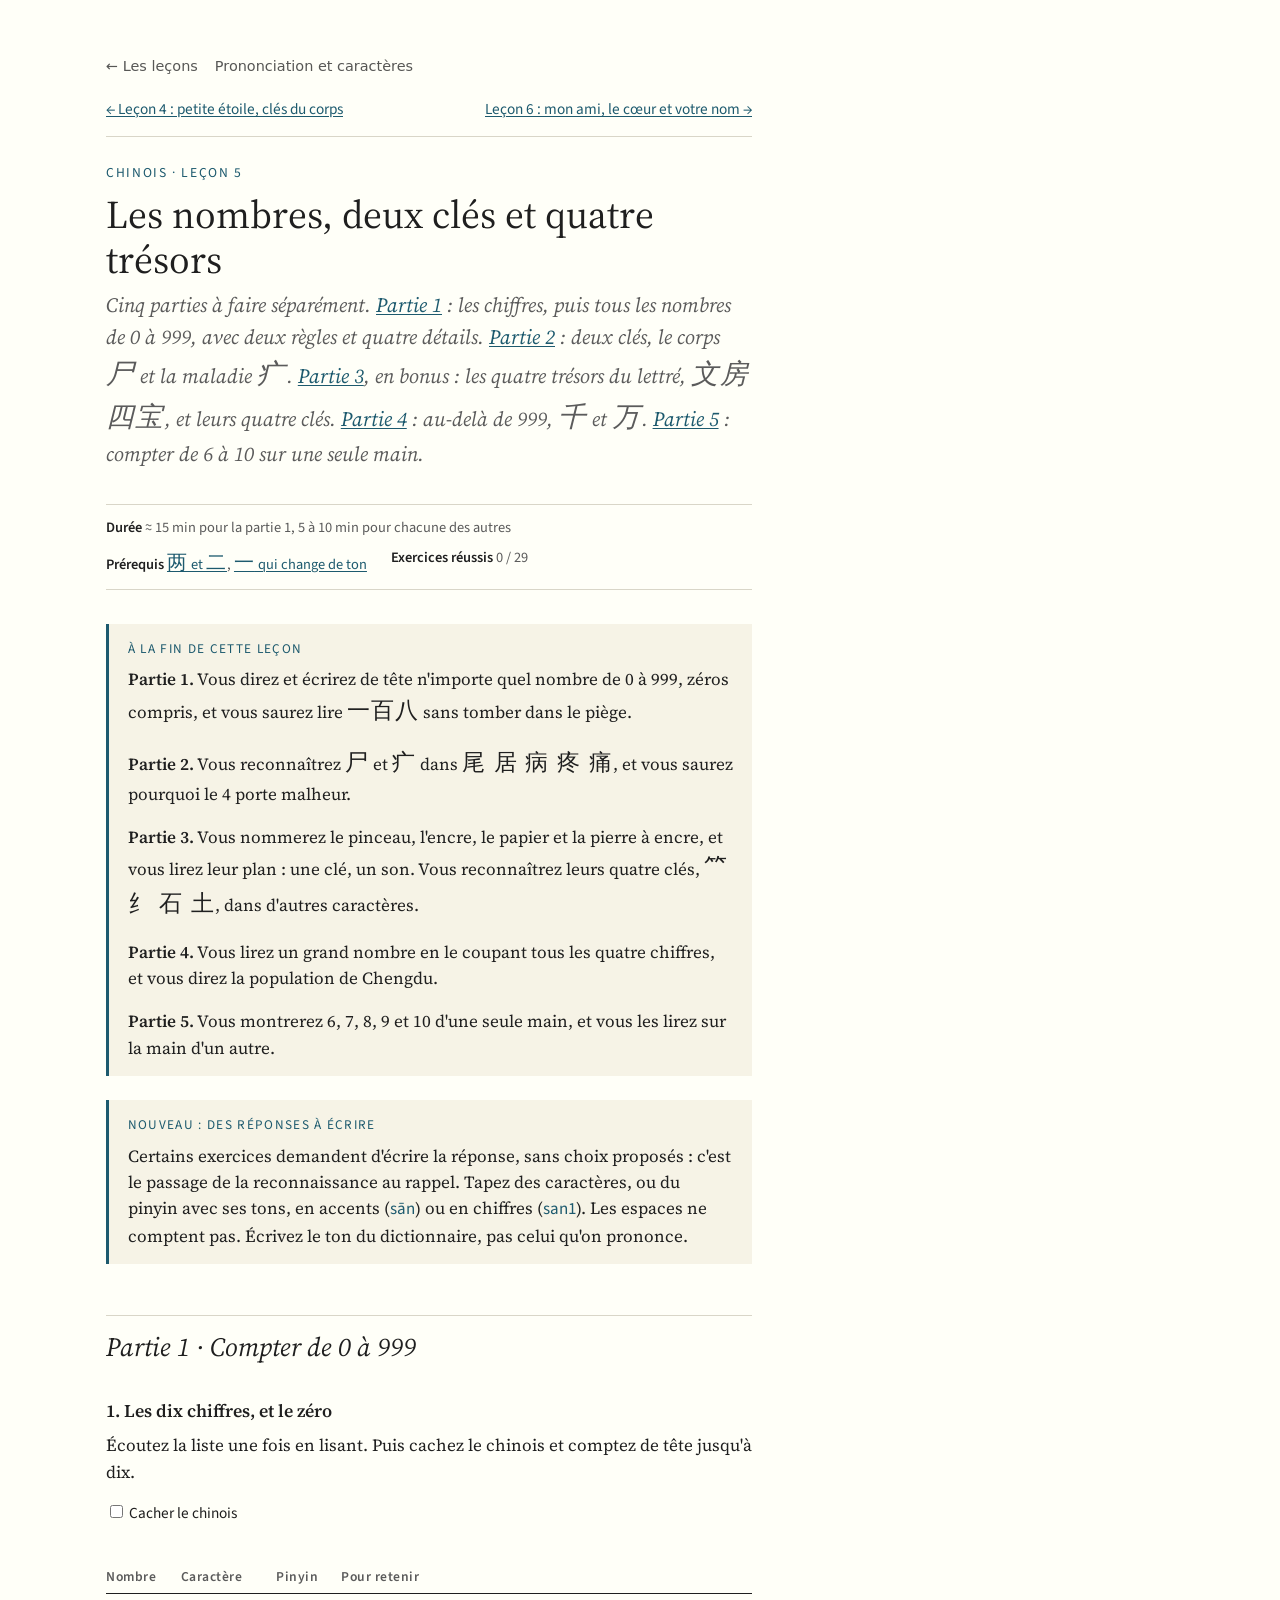
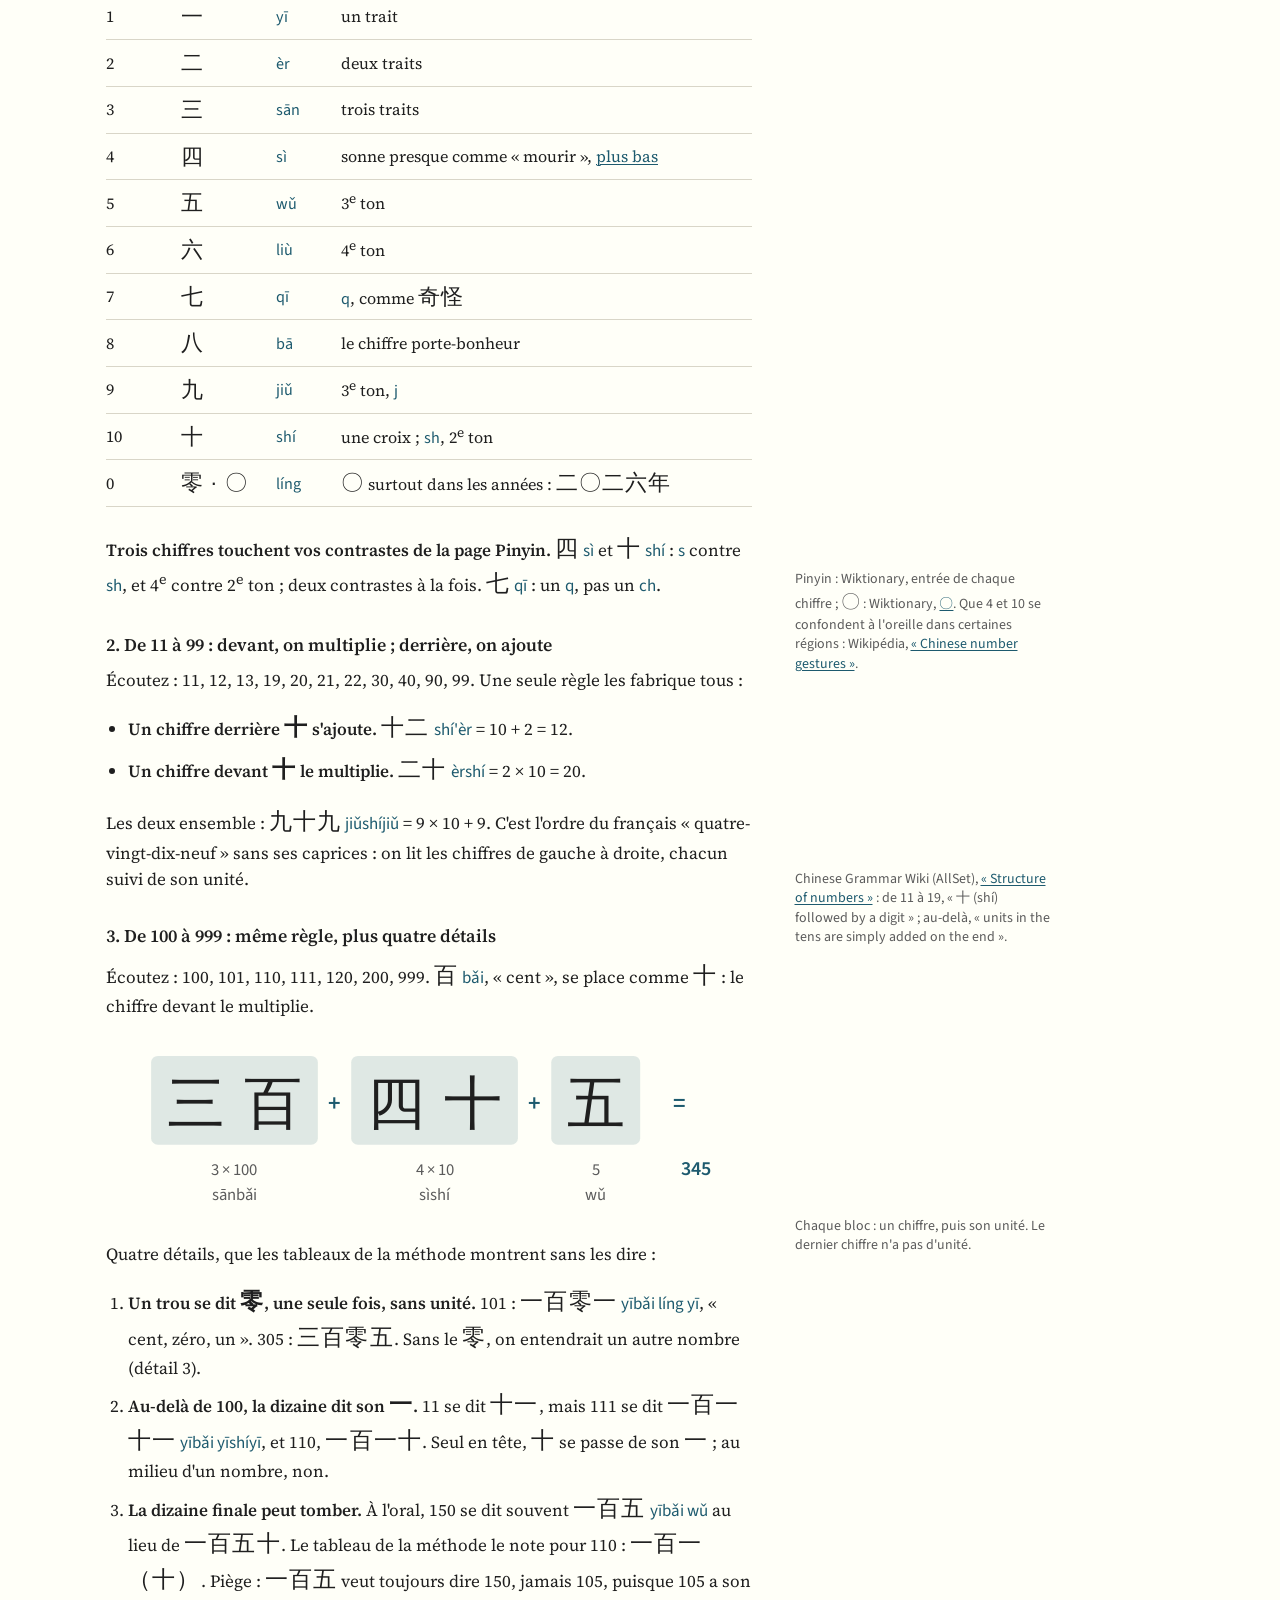
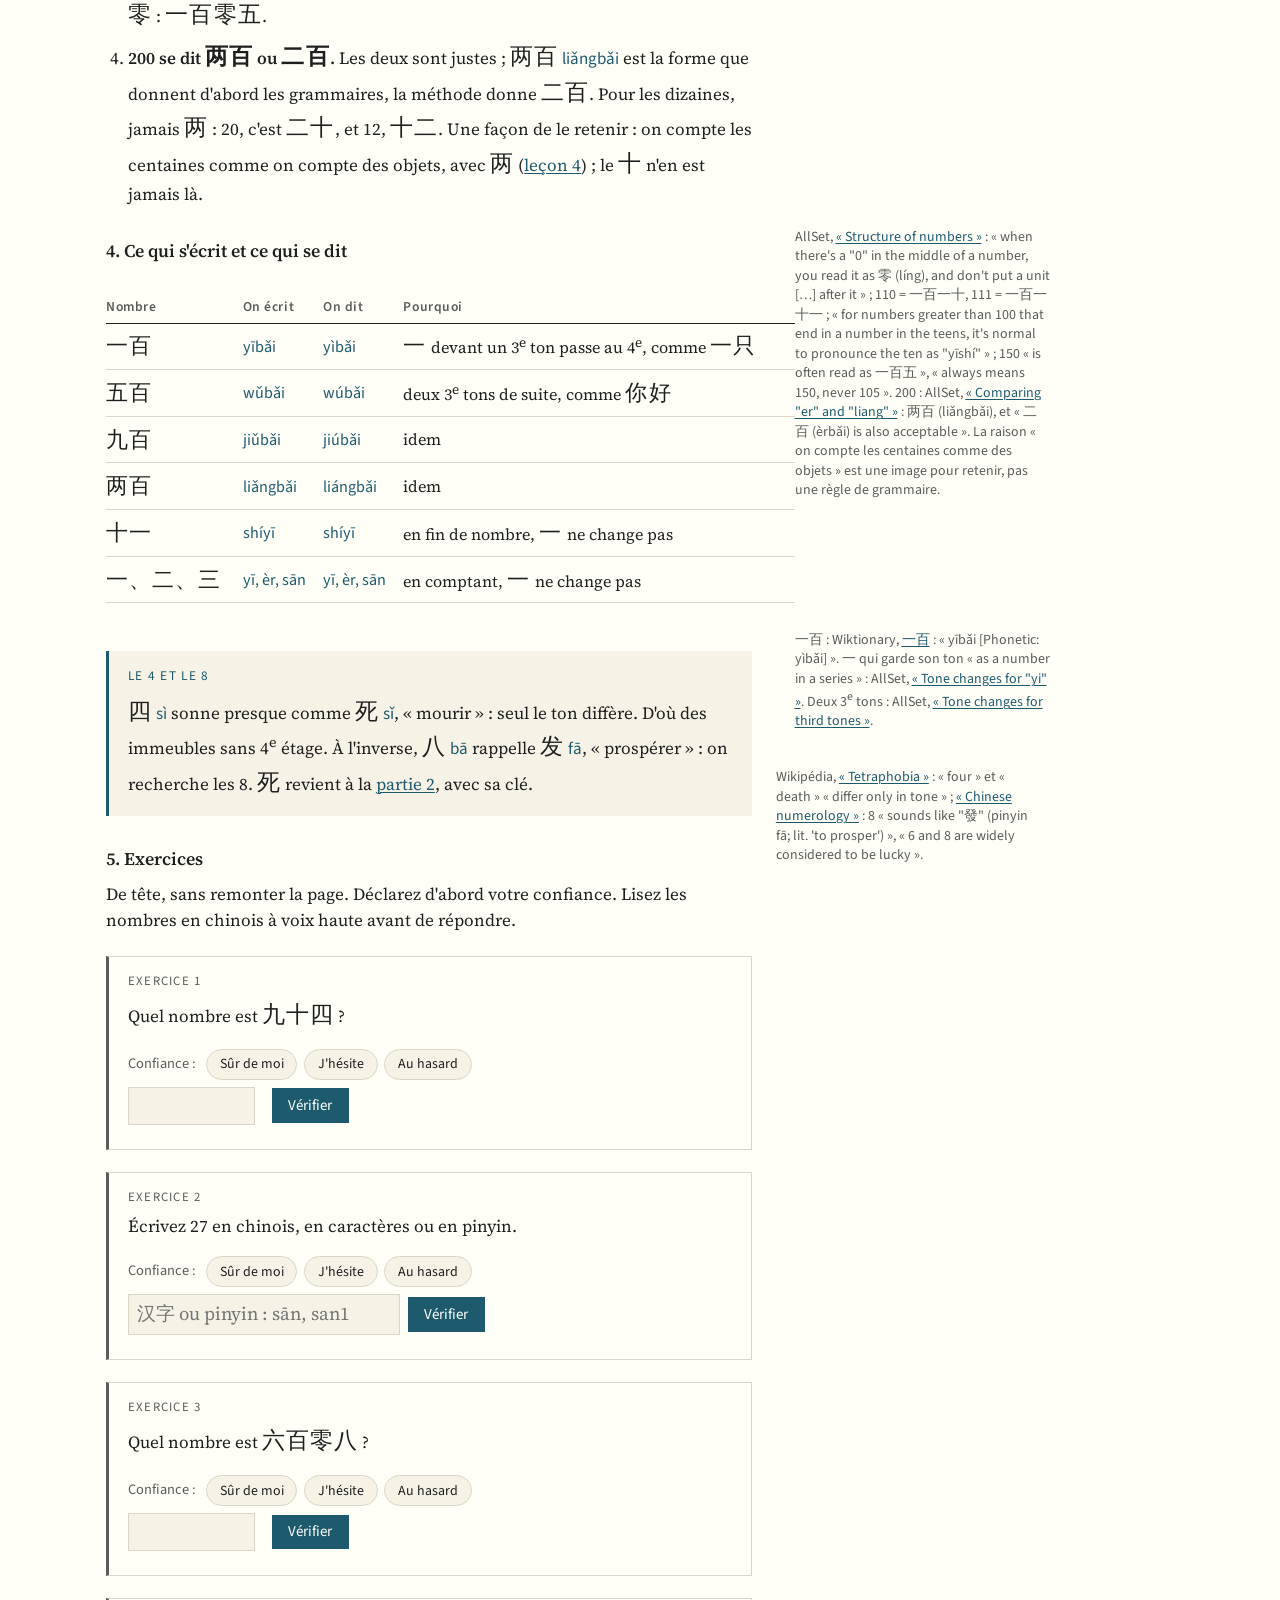
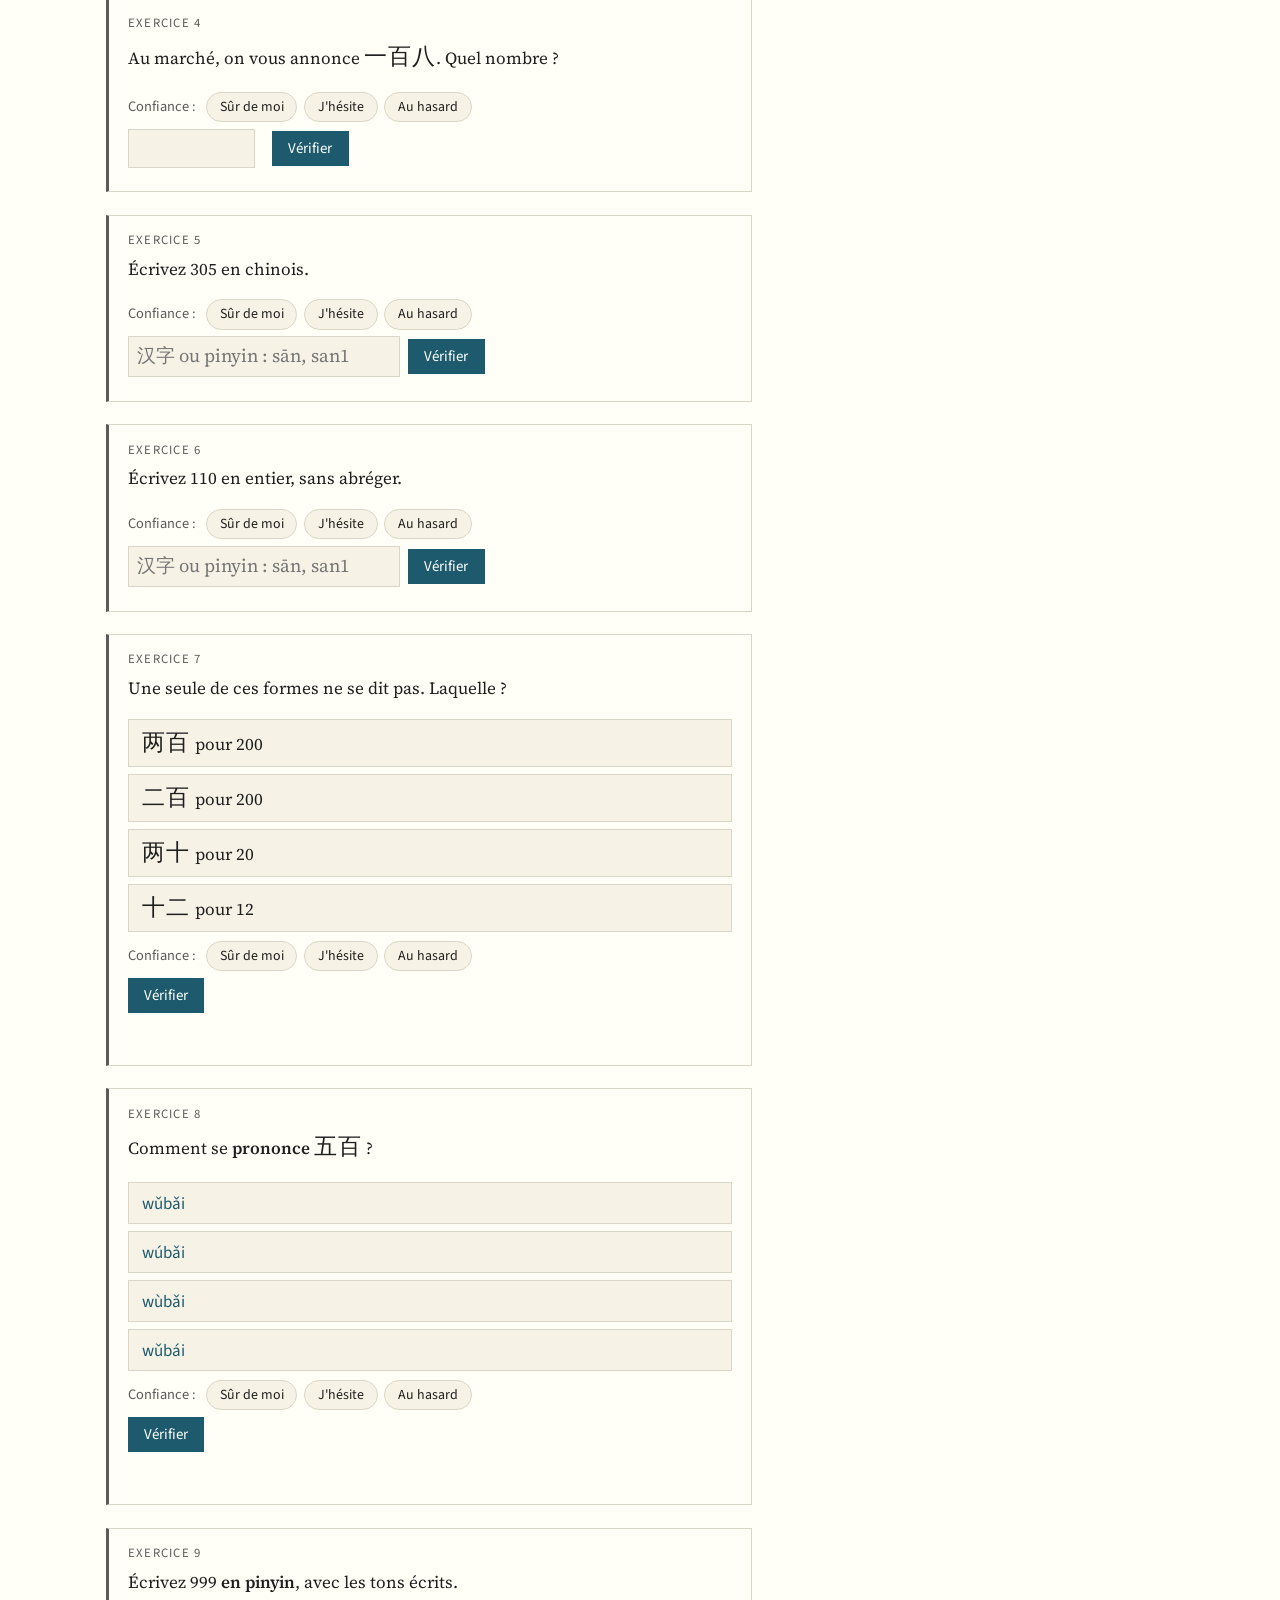
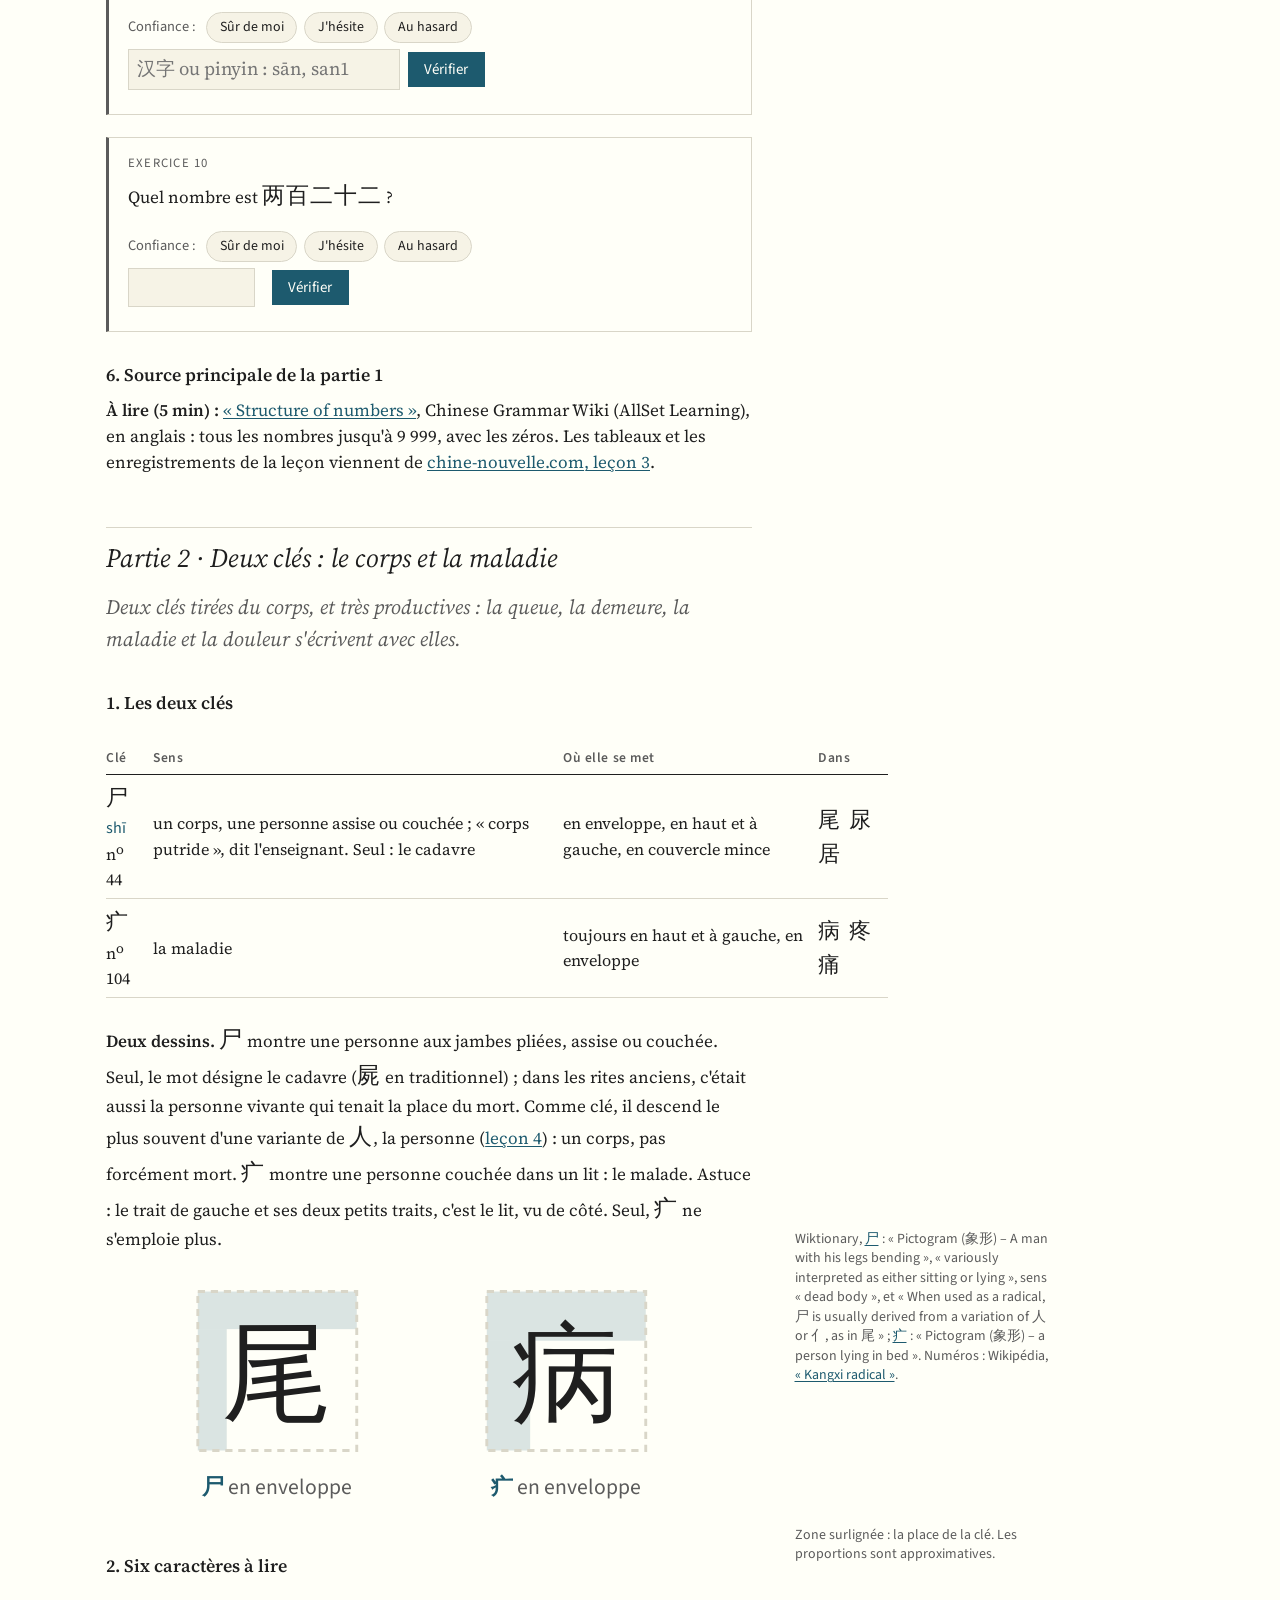
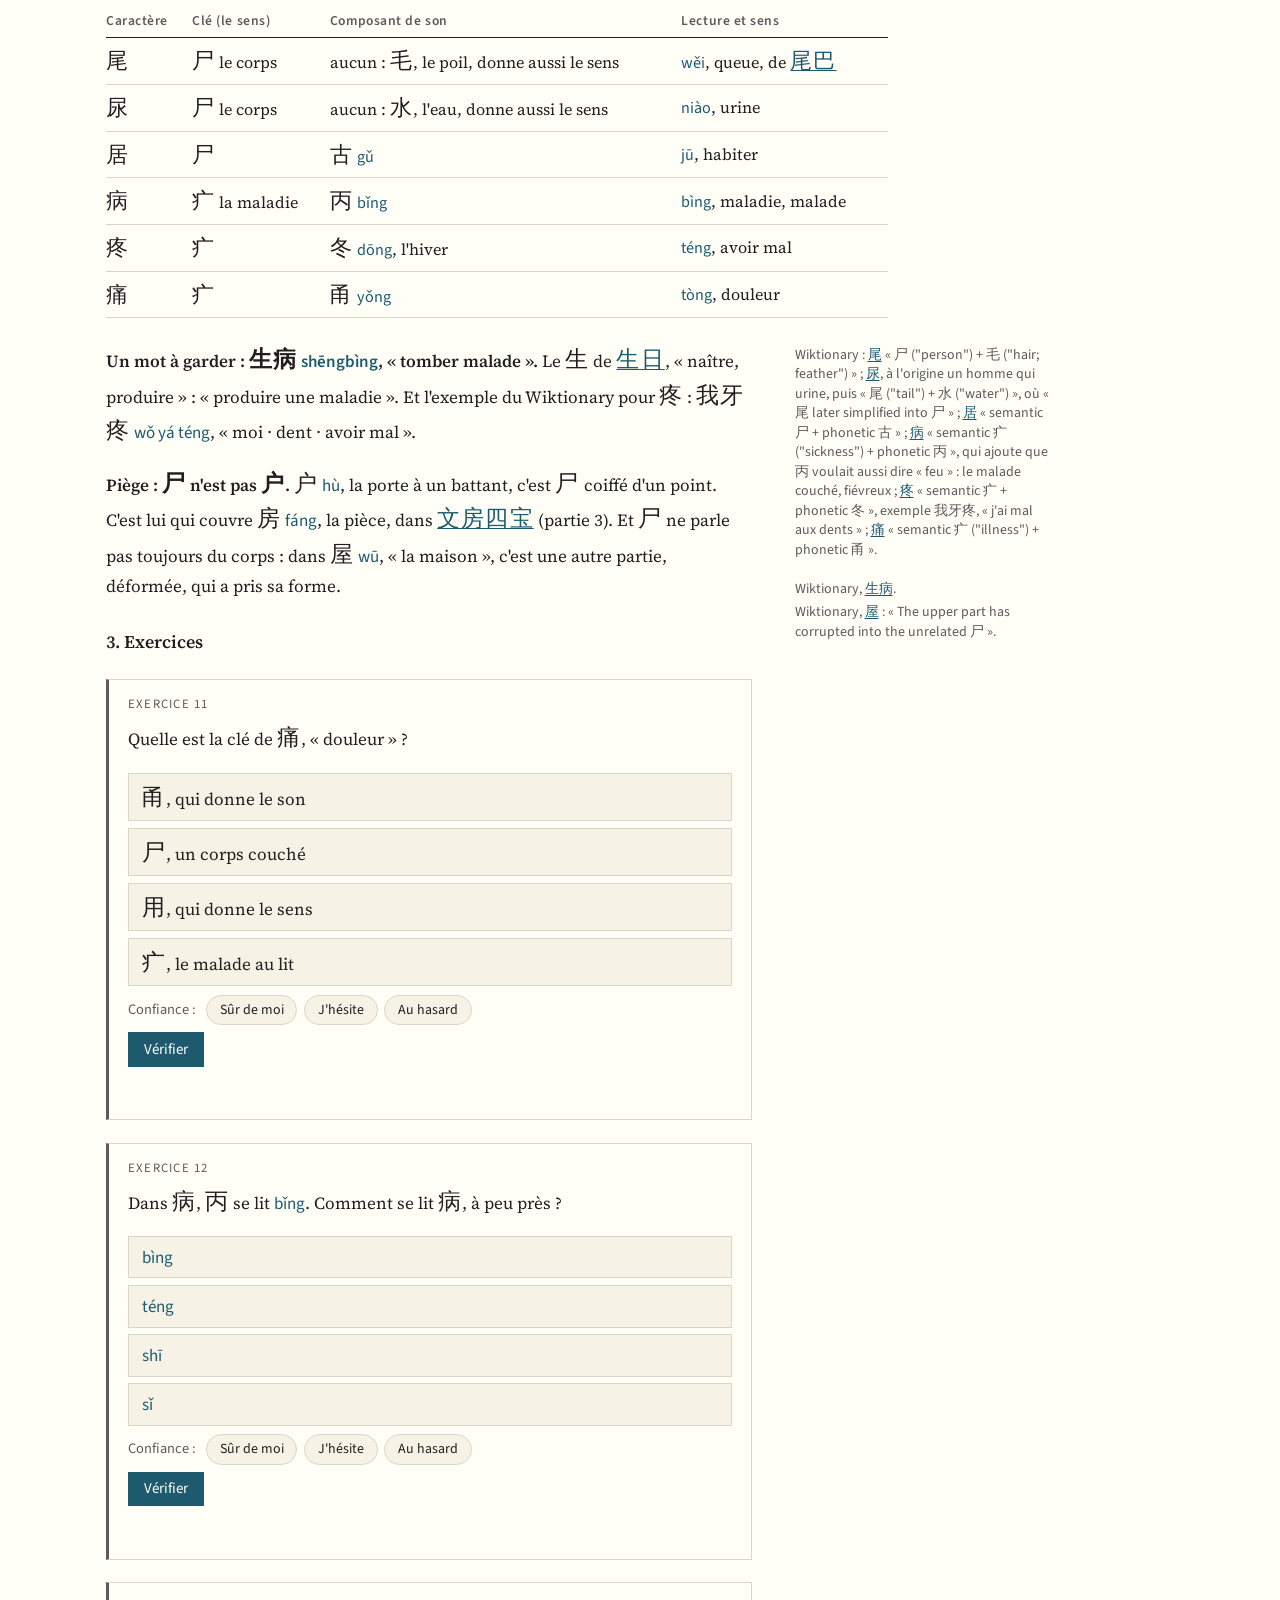
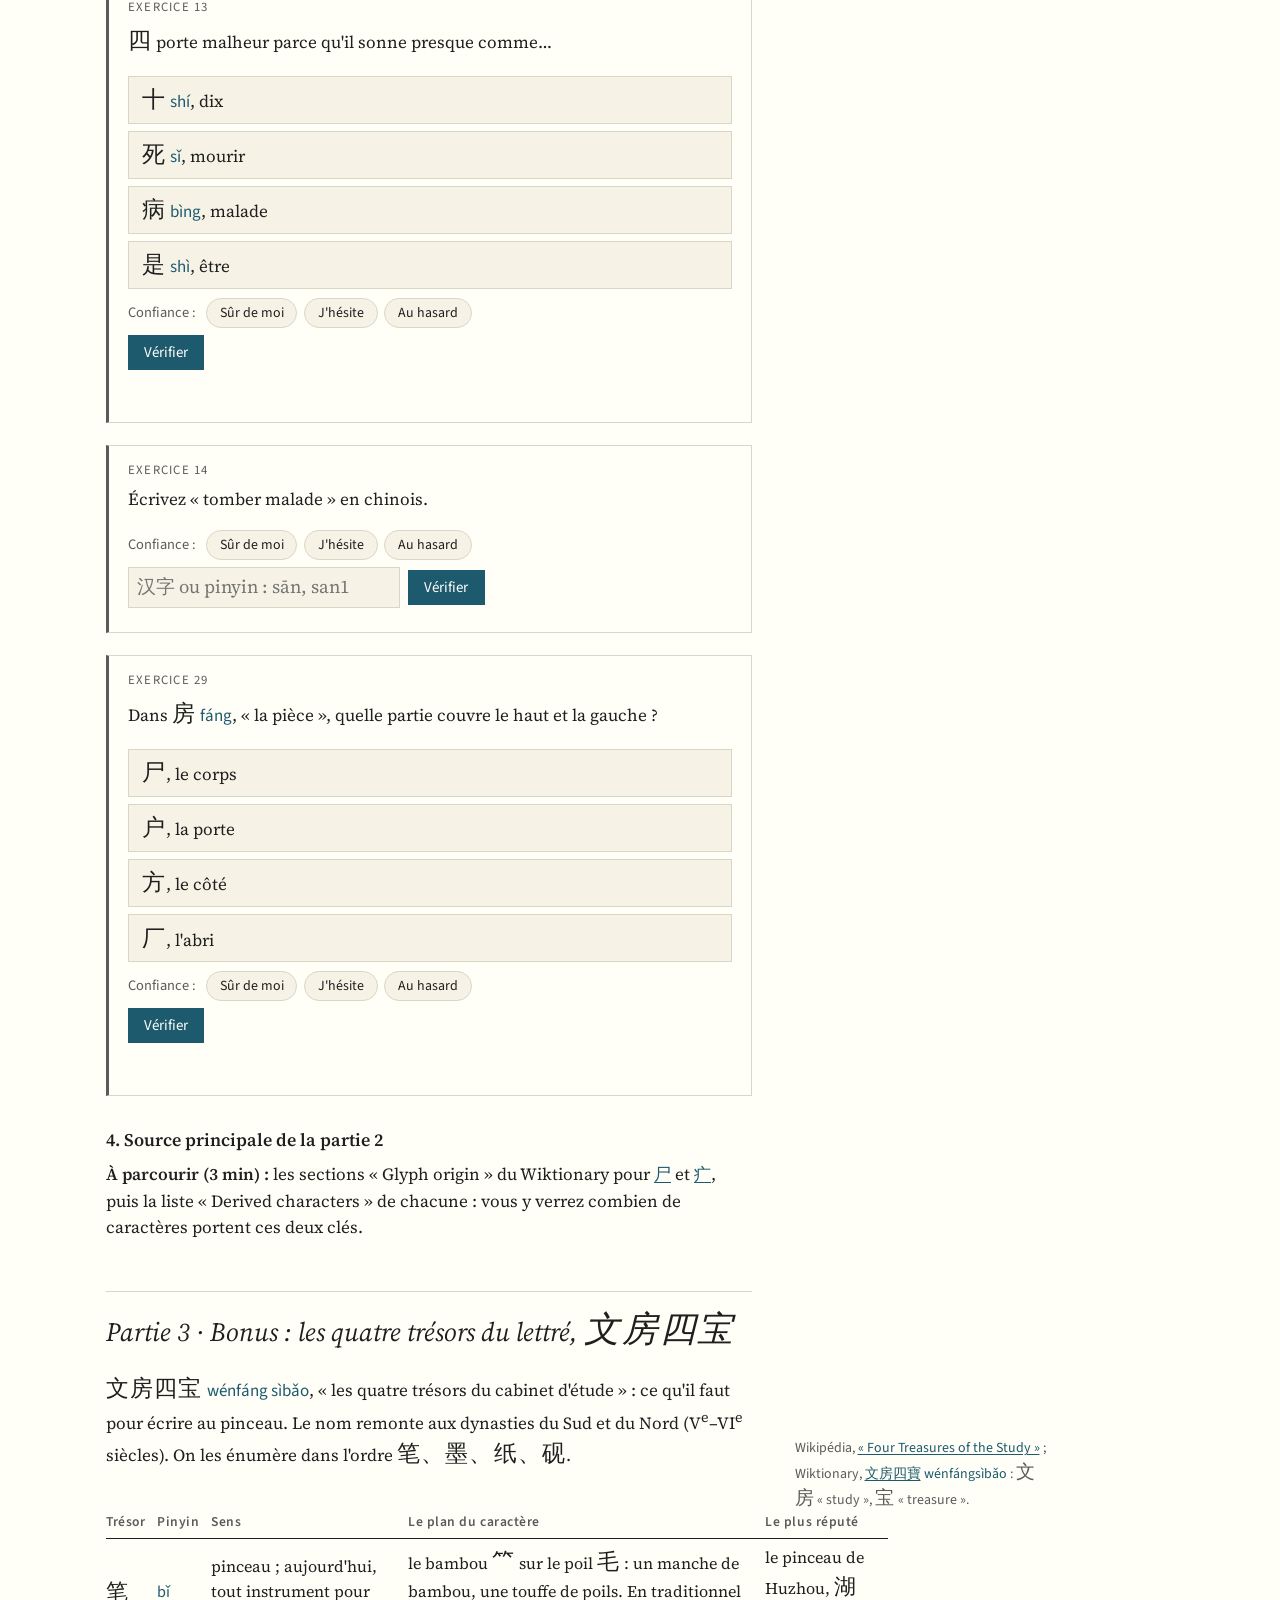
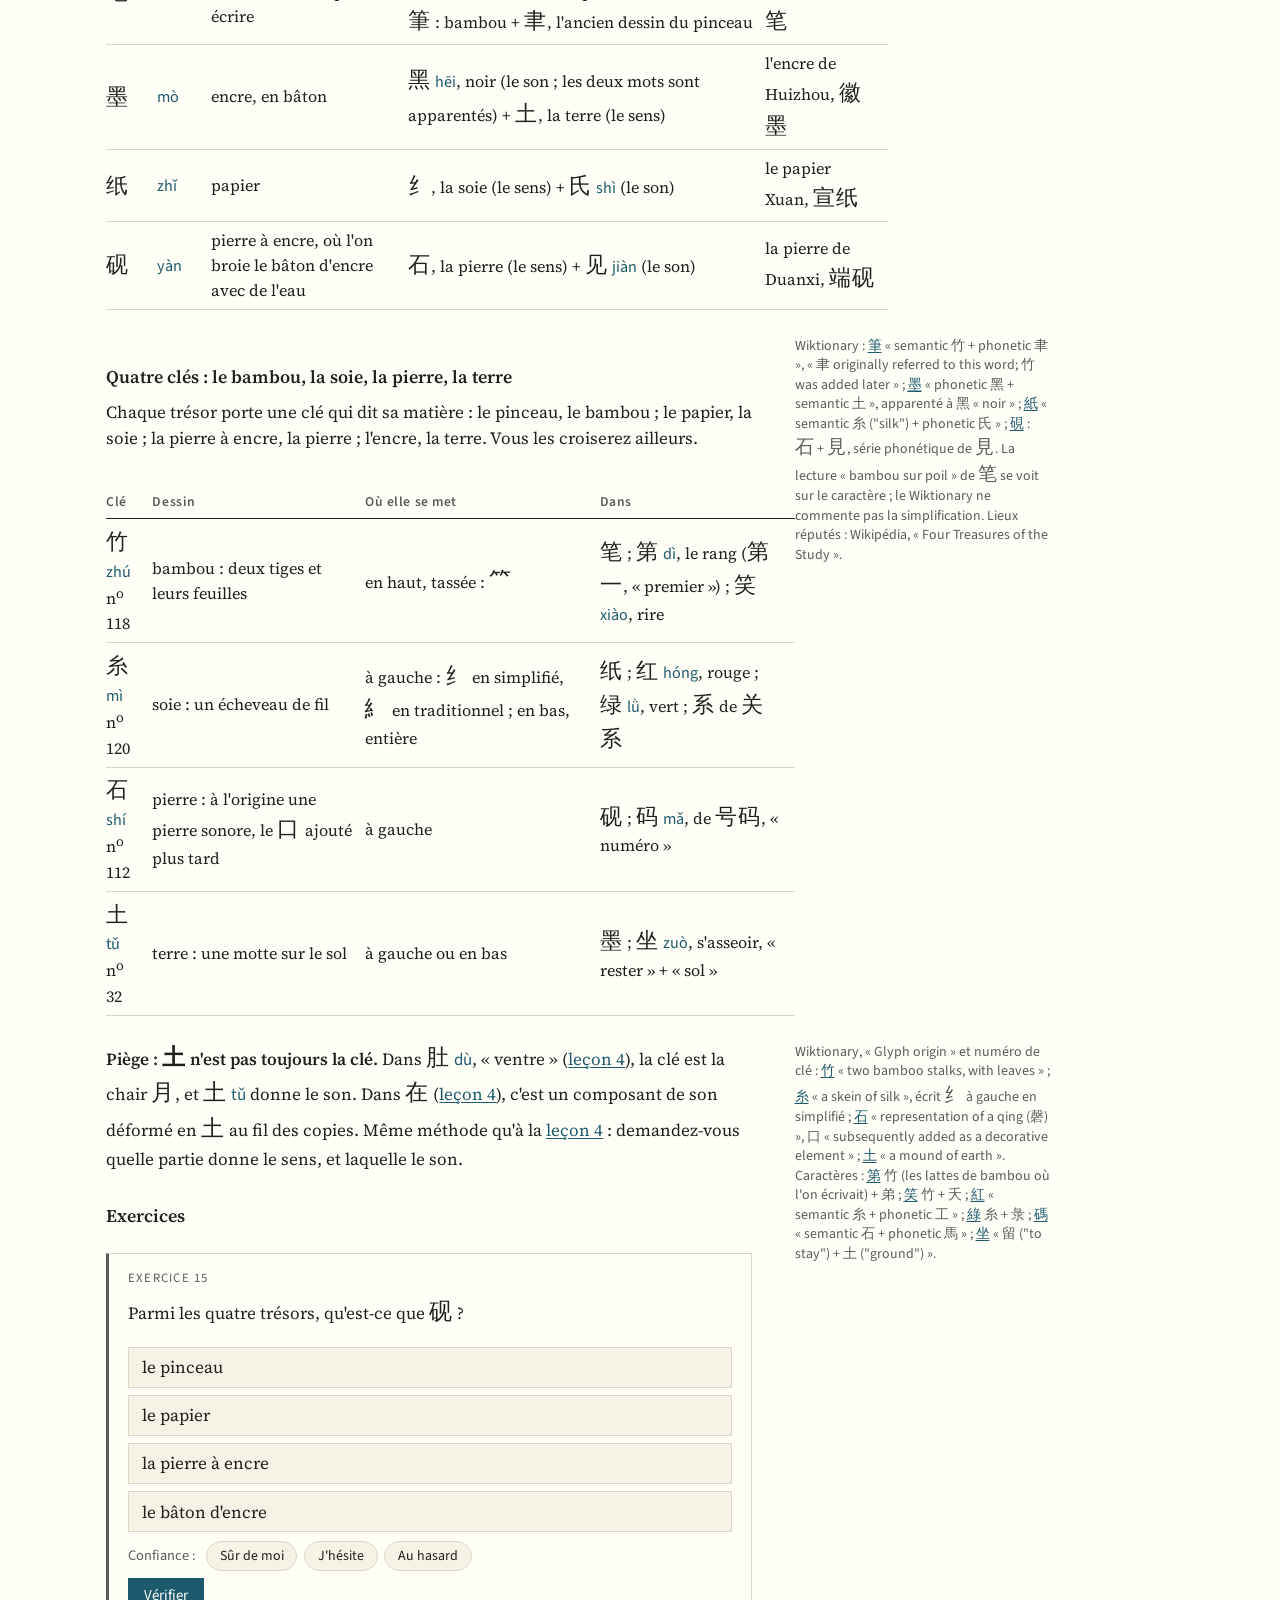
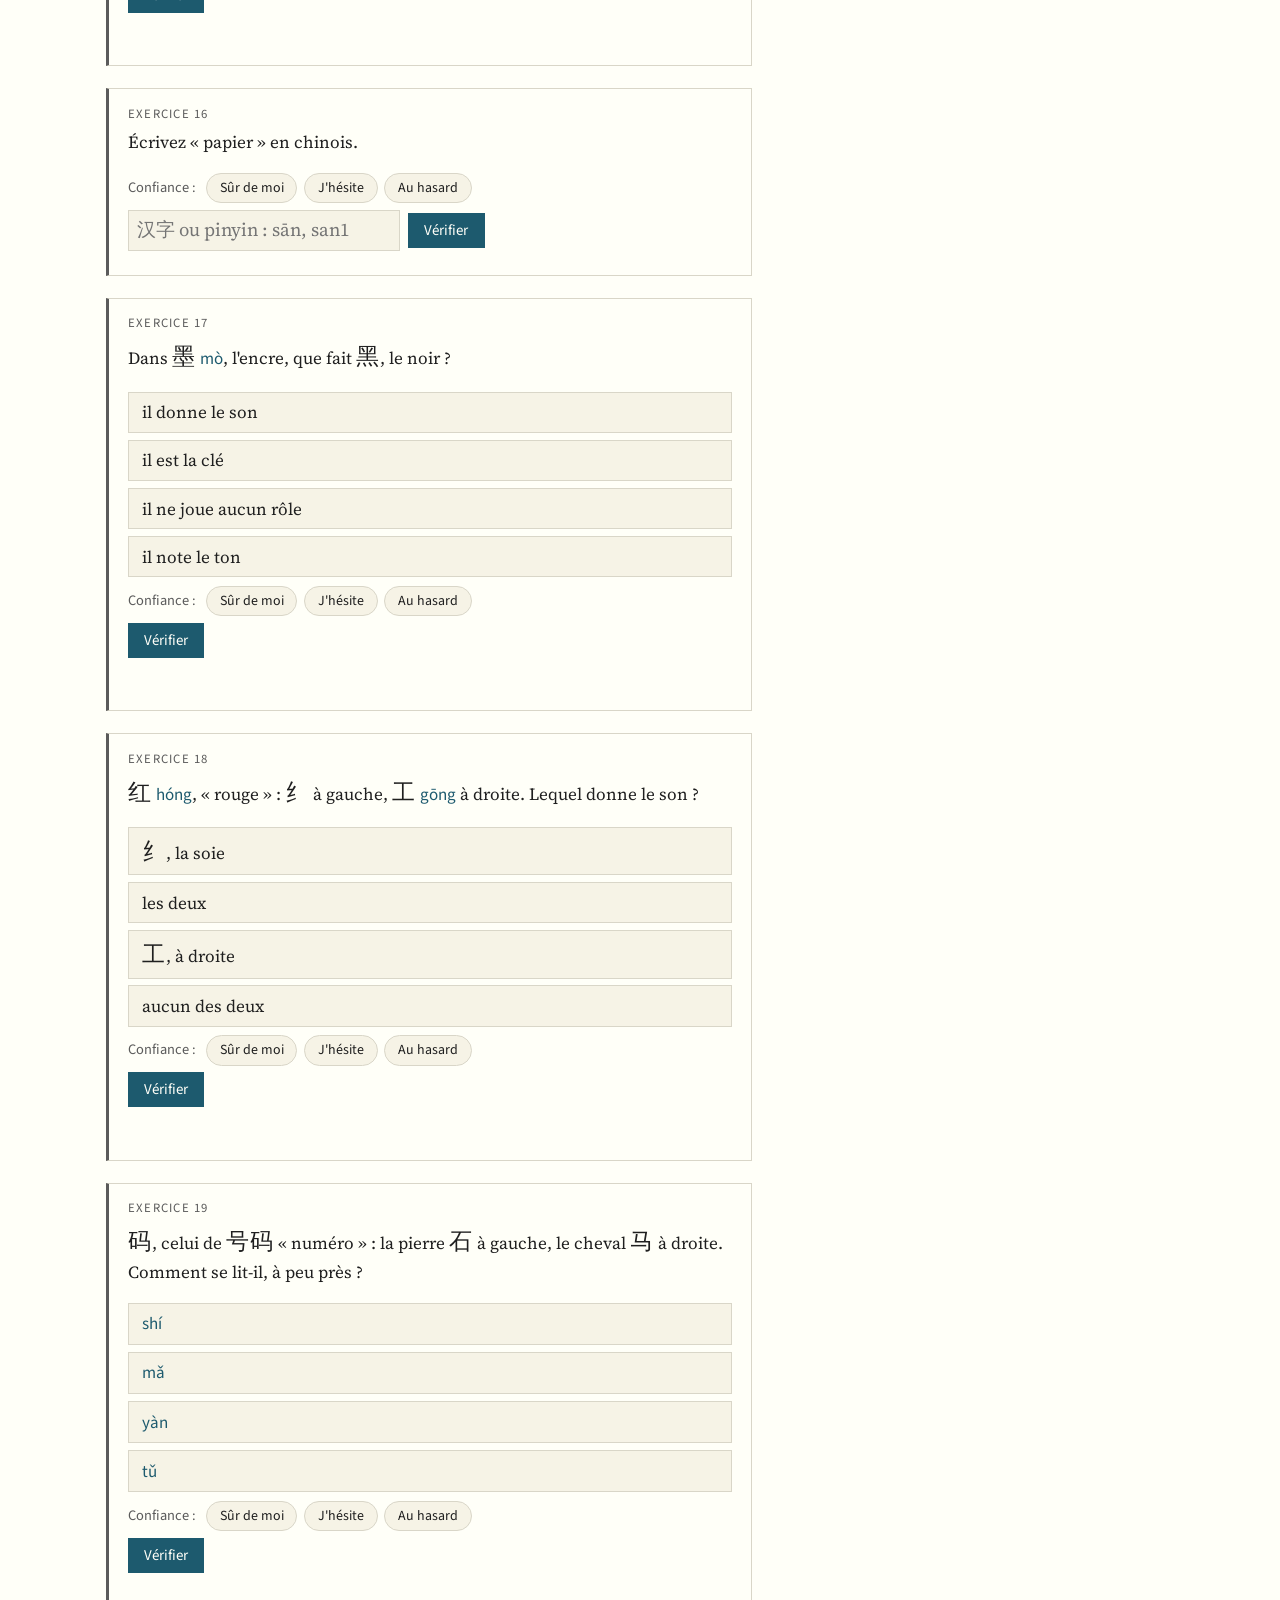
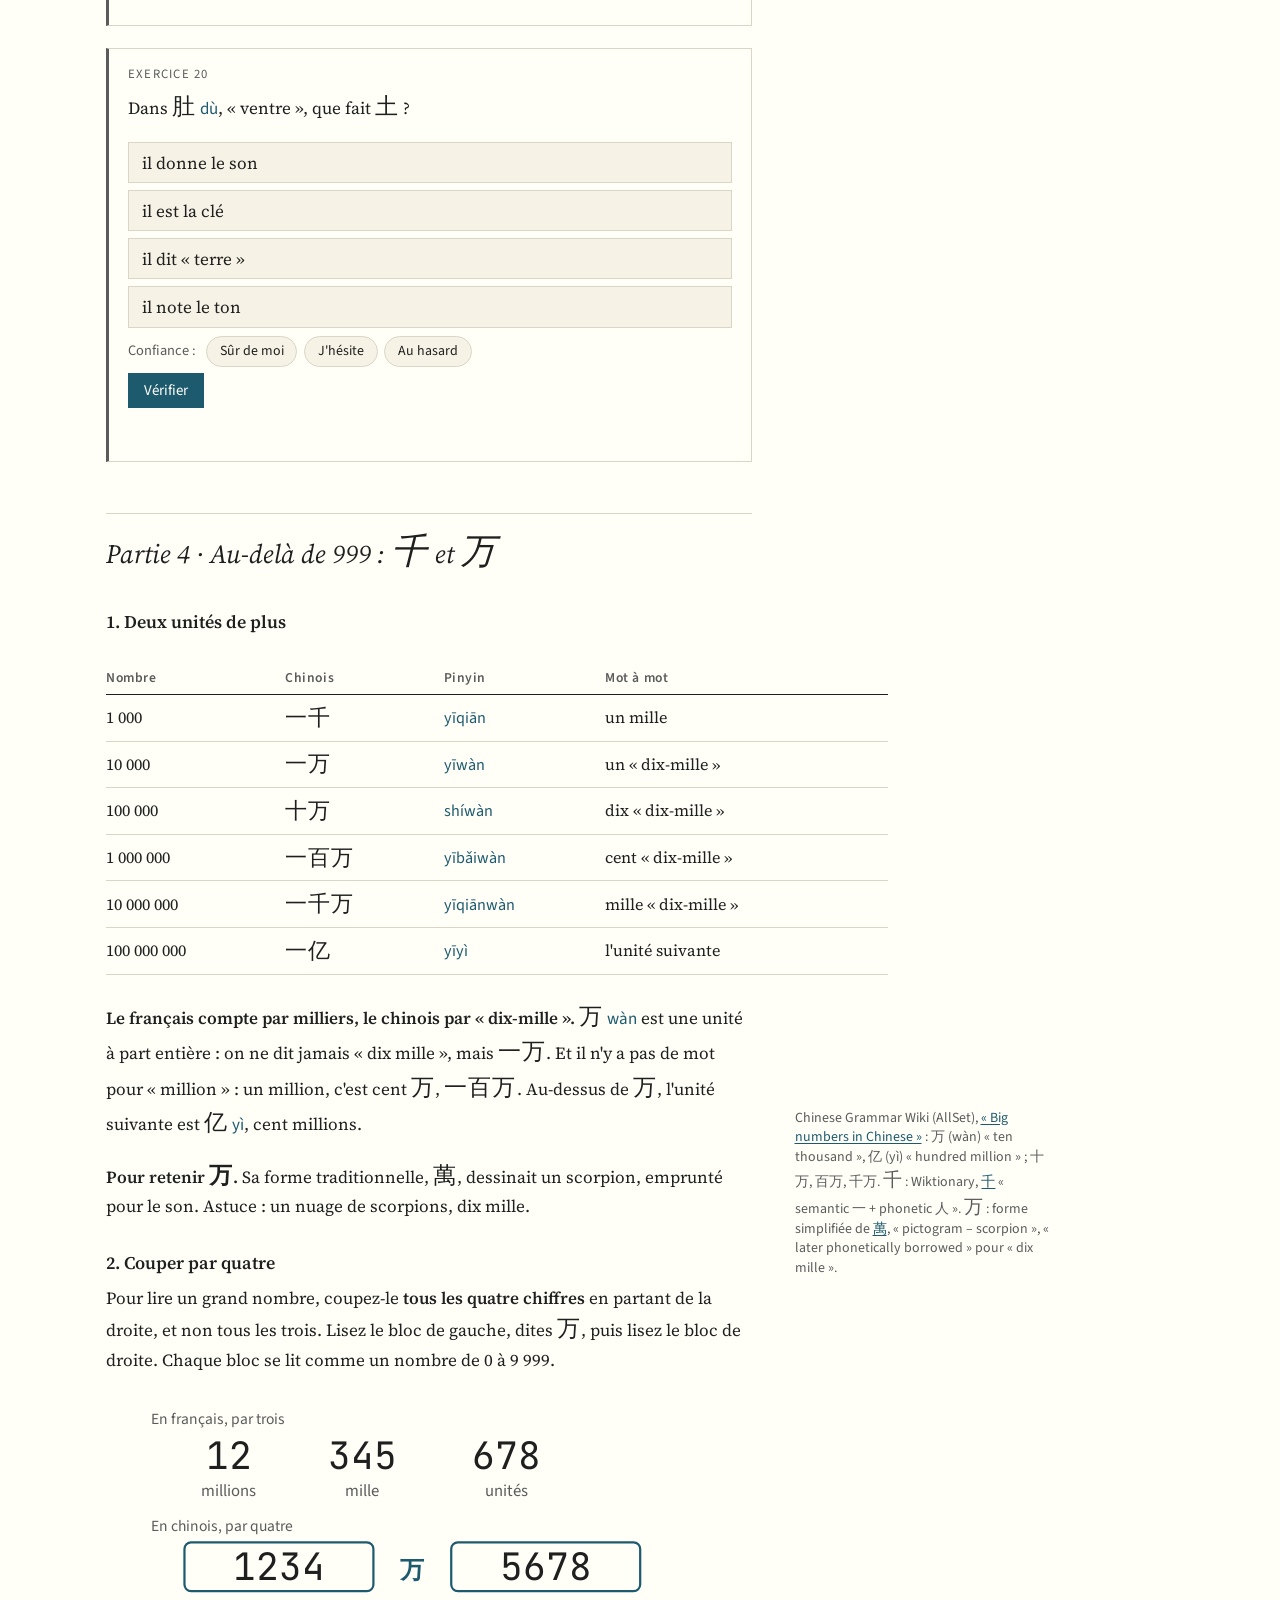
<file: cours/lessons/0005-nombres.html>
<!doctype html>
<html lang="fr" data-public>
<head>
<meta charset="utf-8">
<meta name="viewport" content="width=device-width, initial-scale=1">
<title>Leçon 5 · Les nombres, deux clés et quatre trésors</title>
<link rel="stylesheet" href="../assets/cours.css">
<script src="../assets/ancres-details.js" defer></script>
<script src="../assets/tableaux.js" defer></script>
<script src="../assets/son.js" defer></script>
<style>
  .schema { display: block; width: 100%; max-width: 34rem; height: auto; margin: 0 auto; }
  .schema .car { fill: var(--encre); font-size: 52px; text-anchor: middle; }
  .schema .leg { fill: var(--encre-douce); font-family: var(--sans); font-size: 15px; text-anchor: middle; }
  .schema .op { fill: var(--accent); font-family: var(--sans); font-size: 22px; font-weight: 600; text-anchor: middle; }
  .schema .unite { fill: var(--accent); opacity: 0.14; }
  .schema .cadre { fill: none; stroke: var(--filet); stroke-width: 2; stroke-dasharray: 5 4; }
  .schema .zone { fill: var(--accent); opacity: 0.16; }
  .schema .grand { fill: var(--encre); font-size: 76px; text-anchor: middle; }
  .schema .leg tspan.k { fill: var(--accent); font-weight: 600; }
  .ecoute { font-family: var(--sans); font-size: 0.9rem; }
  .schema .chiffres { fill: var(--encre); font-family: var(--mono); font-size: 34px; text-anchor: middle; }
  .schema .bloc { fill: none; stroke: var(--accent); stroke-width: 2; }
  .schema .titre-ligne { fill: var(--encre-douce); font-family: var(--sans); font-size: 14px; }
  .mains { display: block; width: 100%; max-width: 36rem; height: auto; margin: 0 auto; }
  .mains .paume { fill: var(--encre-douce); }
  .mains .doigt { fill: none; stroke: var(--encre-douce); stroke-width: 13; stroke-linecap: round; stroke-linejoin: round; }
  .mains .num { fill: var(--accent); font-family: var(--sans); font-size: 20px; font-weight: 600; text-anchor: middle; }
  .mains .hzl { fill: var(--encre); font-size: 20px; text-anchor: middle; }
</style>
</head>
<body>
<main>
  <nav class="fil-retour" aria-label="Retour"><a href="../index.html">← Les leçons</a><a href="../../">Prononciation et caractères</a></nav>
  <nav class="navigation haut">
    <a href="0004-petite-etoile.html">← Leçon 4 : petite étoile, clés du corps</a>
    <a href="0006-mon-ami.html">Leçon 6 : mon ami, le cœur et votre nom →</a>
  </nav>

<p class="surtitre">Chinois · Leçon 5</p>
<h1>Les nombres, deux clés et quatre trésors</h1>
<p class="chapeau">Cinq parties à faire séparément. <a href="#partie-1">Partie 1</a> : les chiffres, puis tous les nombres de 0 à 999, avec deux règles et quatre détails. <a href="#partie-2">Partie 2</a> : deux clés, le corps <span class="hz">尸</span> et la maladie <span class="hz">疒</span>. <a href="#partie-3">Partie 3</a>, en bonus : les quatre trésors du lettré, <span class="hz">文房四宝</span>, et leurs quatre clés. <a href="#partie-4">Partie 4</a> : au-delà de 999, <span class="hz">千</span> et <span class="hz">万</span>. <a href="#partie-5">Partie 5</a> : compter de 6 à 10 sur une seule main.</p>

<div class="meta">
  <span><b>Durée</b> ≈ 15 min pour la partie 1, 5 à 10 min pour chacune des autres</span>
  <span><b>Prérequis</b> <a href="0004-petite-etoile.html#combien-de-personnes"><span class="hz">两</span> et <span class="hz">二</span></a>, <a href="0004-petite-etoile.html#bu-yi"><span class="hz">一</span> qui change de ton</a></span>
  <span><b>Exercices réussis</b> <span id="score-quiz" class="score">0 / 0</span></span>
</div>

<div class="encadre">
  <span class="titre">À la fin de cette leçon</span>
  <p><strong>Partie 1.</strong> Vous direz et écrirez de tête n'importe quel nombre de 0 à 999, zéros compris, et vous saurez lire <span class="hz">一百八</span> sans tomber dans le piège.</p>
  <p><strong>Partie 2.</strong> Vous reconnaîtrez <span class="hz">尸</span> et <span class="hz">疒</span> dans <span class="hz">尾 居 病 疼 痛</span>, et vous saurez pourquoi le 4 porte malheur.</p>
  <p><strong>Partie 3.</strong> Vous nommerez le pinceau, l'encre, le papier et la pierre à encre, et vous lirez leur plan : une clé, un son. Vous reconnaîtrez leurs quatre clés, <span class="hz">⺮ 纟 石 土</span>, dans d'autres caractères.</p>
  <p><strong>Partie 4.</strong> Vous lirez un grand nombre en le coupant tous les quatre chiffres, et vous direz la population de Chengdu.</p>
  <p><strong>Partie 5.</strong> Vous montrerez 6, 7, 8, 9 et 10 d'une seule main, et vous les lirez sur la main d'un autre.</p>
</div>

<div class="encadre" id="exercices-ecrits">
  <span class="titre">Nouveau : des réponses à écrire</span>
  <p>Certains exercices demandent d'écrire la réponse, sans choix proposés : c'est le passage de la reconnaissance au rappel. Tapez des caractères, ou du pinyin avec ses tons, en accents (<span class="py">sān</span>) ou en chiffres (<span class="py">san1</span>). Les espaces ne comptent pas. Écrivez le ton du dictionnaire, pas celui qu'on prononce.</p>
</div>

<h2 id="partie-1">Partie 1 · Compter de 0 à 999</h2>

<h3 id="chiffres">1. Les dix chiffres, et le zéro</h3>

<p>Écoutez la liste une fois en lisant. Puis cachez le chinois et comptez de tête jusqu'à dix.</p>

<div class="repli">
<div class="interrupteurs">
  <label><input type="checkbox" data-masquer="zh"> Cacher le chinois</label>
</div>
<div class="table-wrap">
<table class="phrases">
  <tr><th>Nombre</th><th>Caractère</th><th>Pinyin</th><th>Pour retenir</th></tr>
  <tr id="n1"><td>1</td><td class="hz masquable zh">一</td><td class="py masquable zh">yī</td><td>un trait</td></tr>
  <tr id="n2"><td>2</td><td class="hz masquable zh">二</td><td class="py masquable zh">èr</td><td>deux traits</td></tr>
  <tr id="n3"><td>3</td><td class="hz masquable zh">三</td><td class="py masquable zh">sān</td><td>trois traits</td></tr>
  <tr id="n4"><td>4</td><td class="hz masquable zh">四</td><td class="py masquable zh">sì</td><td>sonne presque comme « mourir », <a href="#quatre-et-huit">plus bas</a></td></tr>
  <tr id="n5"><td>5</td><td class="hz masquable zh">五</td><td class="py masquable zh">wǔ</td><td>3<sup>e</sup> ton</td></tr>
  <tr id="n6"><td>6</td><td class="hz masquable zh">六</td><td class="py masquable zh">liù</td><td>4<sup>e</sup> ton</td></tr>
  <tr id="n7"><td>7</td><td class="hz masquable zh">七</td><td class="py masquable zh">qī</td><td><span class="py">q</span>, comme <span class="hz">奇怪</span></td></tr>
  <tr id="n8"><td>8</td><td class="hz masquable zh">八</td><td class="py masquable zh">bā</td><td>le chiffre porte-bonheur</td></tr>
  <tr id="n9"><td>9</td><td class="hz masquable zh">九</td><td class="py masquable zh">jiǔ</td><td>3<sup>e</sup> ton, <span class="py">j</span></td></tr>
  <tr id="n10"><td>10</td><td class="hz masquable zh">十</td><td class="py masquable zh">shí</td><td>une croix ; <span class="py">sh</span>, 2<sup>e</sup> ton</td></tr>
  <tr id="n0"><td>0</td><td class="hz masquable zh">零 · 〇</td><td class="py masquable zh">líng</td><td><span class="hz">〇</span> surtout dans les années : <span class="hz">二〇二六年</span></td></tr>
</table>
</div>
</div>

<p id="trois-pieges-sons"><strong>Trois chiffres touchent vos contrastes de la page Pinyin.</strong> <span class="hz">四</span> <span class="py">sì</span> et <span class="hz">十</span> <span class="py">shí</span> : <span class="py">s</span> contre <span class="py">sh</span>, et 4<sup>e</sup> contre 2<sup>e</sup> ton ; deux contrastes à la fois. <span class="hz">七</span> <span class="py">qī</span> : un <span class="py">q</span>, pas un <span class="py">ch</span>.<span class="note">Pinyin : Wiktionary, entrée de chaque chiffre ; <span class="hz">〇</span> : Wiktionary, <a href="https://en.wiktionary.org/wiki/%E3%80%87">〇</a>. Que 4 et 10 se confondent à l'oreille dans certaines régions : Wikipédia, <a href="https://en.wikipedia.org/wiki/Chinese_number_gestures">« Chinese number gestures »</a>.</span></p>

<h3 id="dizaines">2. De 11 à 99 : devant, on multiplie ; derrière, on ajoute</h3>

<p>Écoutez : 11, 12, 13, 19, 20, 21, 22, 30, 40, 90, 99. Une seule règle les fabrique tous :</p>

<ul>
  <li id="derriere"><strong>Un chiffre derrière <span class="hz">十</span> s'ajoute.</strong> <span class="hz">十二</span> <span class="py">shí'èr</span> = 10 + 2 = 12.</li>
  <li id="devant"><strong>Un chiffre devant <span class="hz">十</span> le multiplie.</strong> <span class="hz">二十</span> <span class="py">èrshí</span> = 2 × 10 = 20.</li>
</ul>
<p>Les deux ensemble : <span class="hz">九十九</span> <span class="py">jiǔshíjiǔ</span> = 9 × 10 + 9. C'est l'ordre du français « quatre-vingt-dix-neuf » sans ses caprices : on lit les chiffres de gauche à droite, chacun suivi de son unité.<span class="note">Chinese Grammar Wiki (AllSet), <a href="https://resources.allsetlearning.com/chinese/grammar/Structure_of_numbers">« Structure of numbers »</a> : de 11 à 19, « 十 (shí) followed by a digit » ; au-delà, « units in the tens are simply added on the end ».</span></p>

<h3 id="centaines">3. De 100 à 999 : même règle, plus quatre détails</h3>

<p>Écoutez : 100, 101, 110, 111, 120, 200, 999. <span class="hz">百</span> <span class="py">bǎi</span>, « cent », se place comme <span class="hz">十</span> : le chiffre devant le multiplie.</p>

<figure id="schema-345">
<svg class="schema" viewBox="0 0 520 150" role="img" aria-label="三百四十五 se lit trois fois cent, plus quatre fois dix, plus cinq : 345.">
  <rect class="unite" x="10" y="8" width="150" height="80" rx="6"/>
  <rect class="unite" x="190" y="8" width="150" height="80" rx="6"/>
  <rect class="unite" x="370" y="8" width="80" height="80" rx="6"/>
  <text class="car" x="50" y="68">三</text><text class="car" x="120" y="68">百</text>
  <text class="car" x="230" y="68">四</text><text class="car" x="300" y="68">十</text>
  <text class="car" x="410" y="68">五</text>
  <text class="op" x="175" y="58">+</text><text class="op" x="355" y="58">+</text>
  <text class="op" x="485" y="58">=</text>
  <text class="leg" x="85" y="115">3 × 100</text>
  <text class="leg" x="265" y="115">4 × 10</text>
  <text class="leg" x="410" y="115">5</text>
  <text class="leg" x="85" y="138">sānbǎi</text>
  <text class="leg" x="265" y="138">sìshí</text>
  <text class="leg" x="410" y="138">wǔ</text>
  <text class="op" x="500" y="115" style="font-size:18px">345</text>
</svg>
<figcaption class="note">Chaque bloc : un chiffre, puis son unité. Le dernier chiffre n'a pas d'unité.</figcaption>
</figure>

<p>Quatre détails, que les tableaux de la méthode montrent sans les dire :</p>

<ol>
  <li id="zero"><strong>Un trou se dit <span class="hz">零</span>, une seule fois, sans unité.</strong> 101 : <span class="hz">一百零一</span> <span class="py">yībǎi líng yī</span>, « cent, zéro, un ». 305 : <span class="hz">三百零五</span>. Sans le <span class="hz">零</span>, on entendrait un autre nombre (détail 3).</li>
  <li id="yi-shi"><strong>Au-delà de 100, la dizaine dit son <span class="hz">一</span>.</strong> 11 se dit <span class="hz">十一</span>, mais 111 se dit <span class="hz">一百一十一</span> <span class="py">yībǎi yīshíyī</span>, et 110, <span class="hz">一百一十</span>. Seul en tête, <span class="hz">十</span> se passe de son <span class="hz">一</span> ; au milieu d'un nombre, non.</li>
  <li id="cent-cinquante"><strong>La dizaine finale peut tomber.</strong> À l'oral, 150 se dit souvent <span class="hz">一百五</span> <span class="py">yībǎi wǔ</span> au lieu de <span class="hz">一百五十</span>. Le tableau de la méthode le note pour 110 : <span class="hz">一百一（十）</span>. Piège : <span class="hz">一百五</span> veut toujours dire 150, jamais 105, puisque 105 a son <span class="hz">零</span> : <span class="hz">一百零五</span>.</li>
  <li id="liang-bai"><strong>200 se dit <span class="hz">两百</span> ou <span class="hz">二百</span>.</strong> Les deux sont justes ; <span class="hz">两百</span> <span class="py">liǎngbǎi</span> est la forme que donnent d'abord les grammaires, la méthode donne <span class="hz">二百</span>. Pour les dizaines, jamais <span class="hz">两</span> : 20, c'est <span class="hz">二十</span>, et 12, <span class="hz">十二</span>. Une façon de le retenir : on compte les centaines comme on compte des objets, avec <span class="hz">两</span> (<a href="0004-petite-etoile.html#combien-de-personnes">leçon 4</a>) ; le <span class="hz">十</span> n'en est jamais là.</li>
</ol>
<p class="note">AllSet, <a href="https://resources.allsetlearning.com/chinese/grammar/Structure_of_numbers">« Structure of numbers »</a> : « when there's a "0" in the middle of a number, you read it as 零 (líng), and don't put a unit […] after it » ; 110 = 一百一十, 111 = 一百一十一 ; « for numbers greater than 100 that end in a number in the teens, it's normal to pronounce the ten as "yīshí" » ; 150 « is often read as 一百五 », « always means 150, never 105 ». 200 : AllSet, <a href="https://resources.allsetlearning.com/chinese/grammar/Comparing_%22er%22_and_%22liang%22">« Comparing "er" and "liang" »</a> : 两百 (liǎngbǎi), et « 二百 (èrbǎi) is also acceptable ». La raison « on compte les centaines comme des objets » est une image pour retenir, pas une règle de grammaire.</p>


<h3 id="tons-nombres">4. Ce qui s'écrit et ce qui se dit</h3>

<div class="table-wrap">
<table class="phrases">
  <tr><th>Nombre</th><th>On écrit</th><th>On dit</th><th>Pourquoi</th></tr>
  <tr id="dit-yibai"><td class="hz">一百</td><td class="py">yībǎi</td><td class="py">yìbǎi</td><td><span class="hz">一</span> devant un 3<sup>e</sup> ton passe au 4<sup>e</sup>, comme <span class="hz">一只</span></td></tr>
  <tr id="dit-wubai"><td class="hz">五百</td><td class="py">wǔbǎi</td><td class="py">wúbǎi</td><td>deux 3<sup>e</sup> tons de suite, comme <span class="hz">你好</span></td></tr>
  <tr id="dit-jiubai"><td class="hz">九百</td><td class="py">jiǔbǎi</td><td class="py">jiúbǎi</td><td>idem</td></tr>
  <tr id="dit-liangbai"><td class="hz">两百</td><td class="py">liǎngbǎi</td><td class="py">liángbǎi</td><td>idem</td></tr>
  <tr id="dit-shiyi"><td class="hz">十一</td><td class="py">shíyī</td><td class="py">shíyī</td><td>en fin de nombre, <span class="hz">一</span> ne change pas</td></tr>
  <tr id="dit-compter"><td class="hz">一、二、三</td><td class="py">yī, èr, sān</td><td class="py">yī, èr, sān</td><td>en comptant, <span class="hz">一</span> ne change pas</td></tr>
</table>
</div>
<p class="note">一百 : Wiktionary, <a href="https://en.wiktionary.org/wiki/%E4%B8%80%E7%99%BE">一百</a> : « yībǎi [Phonetic: yìbǎi] ». 一 qui garde son ton « as a number in a series » : AllSet, <a href="https://resources.allsetlearning.com/chinese/pronunciation/Tone_changes_for_%22yi%22">« Tone changes for "yi" »</a>. Deux 3<sup>e</sup> tons : AllSet, <a href="https://resources.allsetlearning.com/chinese/pronunciation/Tone_changes_for_third_tones">« Tone changes for third tones »</a>.</p>

<div class="encadre" id="quatre-et-huit">
  <span class="titre">Le 4 et le 8</span>
  <p><span class="hz">四</span> <span class="py">sì</span> sonne presque comme <span class="hz">死</span> <span class="py">sǐ</span>, « mourir » : seul le ton diffère. D'où des immeubles sans 4<sup>e</sup> étage. À l'inverse, <span class="hz">八</span> <span class="py">bā</span> rappelle <span class="hz">发</span> <span class="py">fā</span>, « prospérer » : on recherche les 8. <span class="hz">死</span> revient à la <a href="#partie-2">partie 2</a>, avec sa clé.<span class="note">Wikipédia, <a href="https://en.wikipedia.org/wiki/Tetraphobia">« Tetraphobia »</a> : « four » et « death » « differ only in tone » ; <a href="https://en.wikipedia.org/wiki/Chinese_numerology">« Chinese numerology »</a> : 8 « sounds like "發" (pinyin fā; lit. 'to prosper') », « 6 and 8 are widely considered to be lucky ».</span></p>
</div>

<h3 id="exercices">5. Exercices</h3>

<p>De tête, sans remonter la page. Déclarez d'abord votre confiance. Lisez les nombres en chinois à voix haute avant de répondre.</p>

<div class="exo" id="q1" data-sujet="Lire 九十四" data-type="num" data-reponse="94" data-tolerance="0">
  <span class="num-exo">Exercice 1</span>
  <p>Quel nombre est <span class="hz">九十四</span> ?</p>
  <div class="solution"><p>9 × 10 + 4 = 94. Le 9 est devant <span class="hz">十</span> : il multiplie (<a href="#dizaines">section 2</a>).</p></div>
</div>

<div class="exo" id="q2" data-sujet="Écrire 27 (production)" data-type="texte" data-reponse="二十七|èrshíqī">
  <span class="num-exo">Exercice 2</span>
  <p>Écrivez 27 en chinois, en caractères ou en pinyin.</p>
  <div class="solution"><p><span class="hz">二十七</span> <span class="py">èrshíqī</span> : 2 × 10 + 7 (<a href="#dizaines">section 2</a>).</p></div>
</div>

<div class="exo" id="q3" data-sujet="Lire 六百零八 (zéro)" data-type="num" data-reponse="608" data-tolerance="0">
  <span class="num-exo">Exercice 3</span>
  <p>Quel nombre est <span class="hz">六百零八</span> ?</p>
  <div class="solution"><p>608 : 6 × 100, un trou (<span class="hz">零</span>), puis 8 (<a href="#zero">détail 1</a>).</p></div>
</div>

<div class="exo" id="q4" data-sujet="Lire 一百八 (dizaine tombée)" data-type="num" data-reponse="180" data-tolerance="0">
  <span class="num-exo">Exercice 4</span>
  <p>Au marché, on vous annonce <span class="hz">一百八</span>. Quel nombre ?</p>
  <div class="solution"><p>180 : la dizaine finale est tombée, <span class="hz">一百八十</span>. 108 se dirait <span class="hz">一百零八</span>, avec son zéro (<a href="#cent-cinquante">détail 3</a>).</p></div>
</div>

<div class="exo" id="q5" data-sujet="Écrire 305 (production, zéro)" data-type="texte" data-reponse="三百零五|三百〇五|sānbǎi líng wǔ">
  <span class="num-exo">Exercice 5</span>
  <p>Écrivez 305 en chinois.</p>
  <div class="solution"><p><span class="hz">三百零五</span> <span class="py">sānbǎi líng wǔ</span> : le trou des dizaines se dit <span class="hz">零</span>, sans unité (<a href="#zero">détail 1</a>).</p></div>
</div>

<div class="exo" id="q6" data-sujet="Écrire 110 en entier (production, 一十)" data-type="texte" data-reponse="一百一十|yībǎi yīshí" data-dit="yìbǎi yīshí">
  <span class="num-exo">Exercice 6</span>
  <p>Écrivez 110 en entier, sans abréger.</p>
  <div class="solution"><p><span class="hz">一百一十</span> <span class="py">yībǎi yīshí</span> : au milieu d'un nombre, la dizaine dit son <span class="hz">一</span> (<a href="#yi-shi">détail 2</a>). À l'oral, on l'abrège souvent en <span class="hz">一百一</span> (<a href="#cent-cinquante">détail 3</a>).</p></div>
</div>

<div class="exo" id="q7" data-sujet="两 ou 二 dans les nombres" data-type="qcm" data-reponse="3">
  <span class="num-exo">Exercice 7</span>
  <p>Une seule de ces formes ne se dit pas. Laquelle ?</p>
  <ol class="choix">
    <li><span class="hz">两百</span> pour 200</li>
    <li><span class="hz">二百</span> pour 200</li>
    <li><span class="hz">两十</span> pour 20</li>
    <li><span class="hz">十二</span> pour 12</li>
  </ol>
  <div class="solution"><p>20 se dit <span class="hz">二十</span>, jamais <span class="hz">两十</span>. Pour 200, <span class="hz">两百</span> et <span class="hz">二百</span> sont justes tous les deux (<a href="#liang-bai">détail 4</a>).</p></div>
</div>

<div class="exo" id="q8" data-sujet="Prédiction : prononciation de 五百" data-type="qcm" data-reponse="2">
  <span class="num-exo">Exercice 8</span>
  <p>Comment se <strong>prononce</strong> <span class="hz">五百</span> ?</p>
  <ol class="choix">
    <li><span class="py">wǔbǎi</span></li>
    <li><span class="py">wúbǎi</span></li>
    <li><span class="py">wùbǎi</span></li>
    <li><span class="py">wǔbái</span></li>
  </ol>
  <div class="solution"><p>On écrit <span class="py">wǔbǎi</span>, on dit <span class="py">wúbǎi</span> : deux 3<sup>e</sup> tons de suite, le premier passe au 2<sup>e</sup>, comme <span class="hz">你好</span> (<a href="#tons-nombres">section 4</a>).</p></div>
</div>

<div class="exo" id="q9" data-sujet="Écrire 999 en pinyin (production, ton écrit)" data-type="texte" data-reponse="jiǔbǎi jiǔshíjiǔ|九百九十九" data-dit="jiúbǎi jiǔshíjiǔ">
  <span class="num-exo">Exercice 9</span>
  <p>Écrivez 999 <strong>en pinyin</strong>, avec les tons écrits.</p>
  <div class="solution"><p><span class="py">jiǔbǎi jiǔshíjiǔ</span>. On dit <span class="py">jiúbǎi</span>, mais on écrit le ton du dictionnaire (<a href="#tons-nombres">section 4</a>).</p></div>
</div>

<div class="exo" id="q10" data-sujet="Lire 两百二十二" data-type="num" data-reponse="222" data-tolerance="0">
  <span class="num-exo">Exercice 10</span>
  <p>Quel nombre est <span class="hz">两百二十二</span> ?</p>
  <div class="solution"><p>222 : <span class="hz">两</span> pour les centaines, <span class="hz">二</span> pour la dizaine et l'unité (<a href="#liang-bai">détail 4</a>).</p></div>
</div>

<h3 id="source-principale">6. Source principale de la partie 1</h3>

<p><strong>À lire (5 min) :</strong> <a href="https://resources.allsetlearning.com/chinese/grammar/Structure_of_numbers">« Structure of numbers »</a>, Chinese Grammar Wiki (AllSet Learning), en anglais : tous les nombres jusqu'à 9 999, avec les zéros. Les tableaux et les enregistrements de la leçon viennent de <a href="https://www.chine-nouvelle.com/methode/chinois/03-nombres.html">chine-nouvelle.com, leçon 3</a>.</p>

<h2 id="partie-2">Partie 2 · Deux clés : le corps et la maladie</h2>

<p class="chapeau">Deux clés tirées du corps, et très productives : la queue, la demeure, la maladie et la douleur s'écrivent avec elles.</p>


<h3 id="deux-cles">1. Les deux clés</h3>

<div class="table-wrap">
<table class="phrases">
  <tr><th>Clé</th><th>Sens</th><th>Où elle se met</th><th>Dans</th></tr>
  <tr id="cle-shi-corps"><td><span class="hz">尸</span> <span class="py">shī</span><br>n<sup>o</sup> 44</td><td>un corps, une personne assise ou couchée ; « corps putride », dit l'enseignant. Seul : le cadavre</td><td>en enveloppe, en haut et à gauche, en couvercle mince</td><td><span class="hz">尾 尿 居</span></td></tr>
  <tr id="cle-ne"><td><span class="hz">疒</span><br>n<sup>o</sup> 104</td><td>la maladie</td><td>toujours en haut et à gauche, en enveloppe</td><td><span class="hz">病 疼 痛</span></td></tr>
</table>
</div>

<p id="dessins-cles"><strong>Deux dessins.</strong> <span class="hz">尸</span> montre une personne aux jambes pliées, assise ou couchée. Seul, le mot désigne le cadavre (<span class="hz">屍</span> en traditionnel) ; dans les rites anciens, c'était aussi la personne vivante qui tenait la place du mort. Comme clé, il descend le plus souvent d'une variante de <span class="hz">人</span>, la personne (<a href="0004-petite-etoile.html#cle-ren">leçon 4</a>) : un corps, pas forcément mort. <span class="hz">疒</span> montre une personne couchée dans un lit : le malade. Astuce : le trait de gauche et ses deux petits traits, c'est le lit, vu de côté. Seul, <span class="hz">疒</span> ne s'emploie plus.<span class="note">Wiktionary, <a href="https://en.wiktionary.org/wiki/%E5%B0%B8">尸</a> : « Pictogram (象形) – A man with his legs bending », « variously interpreted as either sitting or lying », sens « dead body », et « When used as a radical, 尸 is usually derived from a variation of 人 or 亻, as in 尾 » ; <a href="https://en.wiktionary.org/wiki/%E7%96%92">疒</a> : « Pictogram (象形) – a person lying in bed ». Numéros : Wikipédia, <a href="https://en.wikipedia.org/wiki/Kangxi_radical">« Kangxi radical »</a>.</span></p>

<figure>
<svg class="schema" viewBox="0 0 400 168" role="img" aria-label="La place de la clé : en enveloppe en haut et à gauche, mince dans 尾, épaisse dans 病.">
  <g transform="translate(40,8)">
    <rect class="zone" x="0" y="0" width="110" height="26"/><rect class="zone" x="0" y="26" width="20" height="84"/><rect class="cadre" x="0" y="0" width="110" height="110"/>
    <text class="grand" x="55" y="83">尾</text>
    <text class="leg" x="55" y="140"><tspan class="k">尸</tspan> en enveloppe</text>
  </g>
  <g transform="translate(240,8)">
    <rect class="zone" x="0" y="0" width="110" height="34"/><rect class="zone" x="0" y="34" width="30" height="76"/><rect class="cadre" x="0" y="0" width="110" height="110"/>
    <text class="grand" x="55" y="83">病</text>
    <text class="leg" x="55" y="140"><tspan class="k">疒</tspan> en enveloppe</text>
  </g>
</svg>
<figcaption class="note">Zone surlignée : la place de la clé. Les proportions sont approximatives.</figcaption>
</figure>

<h3 id="caracteres-cles">2. Six caractères à lire</h3>

<div class="table-wrap">
<table class="phrases">
  <tr><th>Caractère</th><th>Clé (le sens)</th><th>Composant de son</th><th>Lecture et sens</th></tr>
  <tr id="c-wei"><td class="hz">尾</td><td><span class="hz">尸</span> le corps</td><td>aucun : <span class="hz">毛</span>, le poil, donne aussi le sens</td><td><span class="py">wěi</span>, queue, de <a href="0002-deux-tigres.html#mots"><span class="hz">尾巴</span></a></td></tr>
  <tr id="c-niao"><td class="hz">尿</td><td><span class="hz">尸</span> le corps</td><td>aucun : <span class="hz">水</span>, l'eau, donne aussi le sens</td><td><span class="py">niào</span>, urine</td></tr>
  <tr id="c-ju"><td class="hz">居</td><td><span class="hz">尸</span></td><td><span class="hz">古</span> <span class="py">gǔ</span></td><td><span class="py">jū</span>, habiter</td></tr>
  <tr id="c-bing"><td class="hz">病</td><td><span class="hz">疒</span> la maladie</td><td><span class="hz">丙</span> <span class="py">bǐng</span></td><td><span class="py">bìng</span>, maladie, malade</td></tr>
  <tr id="c-teng"><td class="hz">疼</td><td><span class="hz">疒</span></td><td><span class="hz">冬</span> <span class="py">dōng</span>, l'hiver</td><td><span class="py">téng</span>, avoir mal</td></tr>
  <tr id="c-tong"><td class="hz">痛</td><td><span class="hz">疒</span></td><td><span class="hz">甬</span> <span class="py">yǒng</span></td><td><span class="py">tòng</span>, douleur</td></tr>
</table>
</div>
<p class="note">Wiktionary : <a href="https://en.wiktionary.org/wiki/%E5%B0%BE">尾</a> « 尸 ("person") + 毛 ("hair; feather") » ; <a href="https://en.wiktionary.org/wiki/%E5%B0%BF">尿</a>, à l'origine un homme qui urine, puis « 尾 ("tail") + 水 ("water") », où « 尾 later simplified into 尸 » ; <a href="https://en.wiktionary.org/wiki/%E5%B1%85">居</a> « semantic 尸 + phonetic 古 » ; <a href="https://en.wiktionary.org/wiki/%E7%97%85">病</a> « semantic 疒 ("sickness") + phonetic 丙 », qui ajoute que 丙 voulait aussi dire « feu » : le malade couché, fiévreux ; <a href="https://en.wiktionary.org/wiki/%E7%96%BC">疼</a> « semantic 疒 + phonetic 冬 », exemple 我牙疼, « j'ai mal aux dents » ; <a href="https://en.wiktionary.org/wiki/%E7%97%9B">痛</a> « semantic 疒 ("illness") + phonetic 甬 ».</p>

<p id="sheng-bing"><strong>Un mot à garder : <span class="hz">生病</span> <span class="py">shēngbìng</span>, « tomber malade ».</strong> Le <span class="hz">生</span> de <a href="0003-troisieme-cours.html#sheng-ri"><span class="hz">生日</span></a>, « naître, produire » : « produire une maladie ». Et l'exemple du Wiktionary pour <span class="hz">疼</span> : <span class="hz">我牙疼</span> <span class="py">wǒ yá téng</span>, « moi · dent · avoir mal ».<span class="note">Wiktionary, <a href="https://en.wiktionary.org/wiki/%E7%94%9F%E7%97%85">生病</a>.</span></p>

<p id="piege-hu"><strong>Piège : <span class="hz">尸</span> n'est pas <span class="hz">户</span>.</strong> <span class="hz">户</span> <span class="py">hù</span>, la porte à un battant, c'est <span class="hz">尸</span> coiffé d'un point. C'est lui qui couvre <span class="hz">房</span> <span class="py">fáng</span>, la pièce, dans <a href="#wenfang"><span class="hz">文房四宝</span></a> (partie 3). Et <span class="hz">尸</span> ne parle pas toujours du corps : dans <span class="hz">屋</span> <span class="py">wū</span>, « la maison », c'est une autre partie, déformée, qui a pris sa forme.<span class="note">Wiktionary, <a href="https://en.wiktionary.org/wiki/%E5%B1%8B">屋</a> : « The upper part has corrupted into the unrelated 尸 ».</span></p>

<h3 id="exercices-2">3. Exercices</h3>

<div class="exo" id="q11" data-sujet="Clé de 痛" data-type="qcm" data-reponse="4">
  <span class="num-exo">Exercice 11</span>
  <p>Quelle est la clé de <span class="hz">痛</span>, « douleur » ?</p>
  <ol class="choix">
    <li><span class="hz">甬</span>, qui donne le son</li>
    <li><span class="hz">尸</span>, un corps couché</li>
    <li><span class="hz">用</span>, qui donne le sens</li>
    <li><span class="hz">疒</span>, le malade au lit</li>
  </ol>
  <div class="solution"><p><span class="hz">疒</span>, en enveloppe ; <span class="hz">甬</span> <span class="py">yǒng</span> donne le son (<a href="#caracteres-cles">section 2</a>).</p></div>
</div>

<div class="exo" id="q12" data-sujet="Prédiction : lecture de 病" data-type="qcm" data-reponse="1">
  <span class="num-exo">Exercice 12</span>
  <p>Dans <span class="hz">病</span>, <span class="hz">丙</span> se lit <span class="py">bǐng</span>. Comment se lit <span class="hz">病</span>, à peu près ?</p>
  <ol class="choix">
    <li><span class="py">bìng</span></li>
    <li><span class="py">téng</span></li>
    <li><span class="py">shī</span></li>
    <li><span class="py">sǐ</span></li>
  </ol>
  <div class="solution"><p><span class="py">bìng</span> : même syllabe que <span class="hz">丙</span>, autre ton. La clé <span class="hz">疒</span> donne le sens (<a href="#c-bing">section 2</a>).</p></div>
</div>

<div class="exo" id="q13" data-sujet="Pourquoi le 4 porte malheur" data-type="qcm" data-reponse="2">
  <span class="num-exo">Exercice 13</span>
  <p><span class="hz">四</span> porte malheur parce qu'il sonne presque comme…</p>
  <ol class="choix">
    <li><span class="hz">十</span> <span class="py">shí</span>, dix</li>
    <li><span class="hz">死</span> <span class="py">sǐ</span>, mourir</li>
    <li><span class="hz">病</span> <span class="py">bìng</span>, malade</li>
    <li><span class="hz">是</span> <span class="py">shì</span>, être</li>
  </ol>
  <div class="solution"><p><span class="hz">死</span> <span class="py">sǐ</span> : <span class="py">sì</span> et <span class="py">sǐ</span> ne diffèrent que par le ton (<a href="#quatre-et-huit">partie 1</a>).</p></div>
</div>

<div class="exo" id="q14" data-sujet="Écrire « tomber malade » (production)" data-type="texte" data-reponse="生病|shēngbìng">
  <span class="num-exo">Exercice 14</span>
  <p>Écrivez « tomber malade » en chinois.</p>
  <div class="solution"><p><span class="hz">生病</span> <span class="py">shēngbìng</span> : le <span class="hz">生</span> de <span class="hz">生日</span>, et la maladie <span class="hz">病</span> (<a href="#sheng-bing">section 2</a>).</p></div>
</div>

<div class="exo" id="q29" data-sujet="尸 ou 户 (piège)" data-type="qcm" data-reponse="2">
  <span class="num-exo">Exercice 29</span>
  <p>Dans <span class="hz">房</span> <span class="py">fáng</span>, « la pièce », quelle partie couvre le haut et la gauche ?</p>
  <ol class="choix">
    <li><span class="hz">尸</span>, le corps</li>
    <li><span class="hz">户</span>, la porte</li>
    <li><span class="hz">方</span>, le côté</li>
    <li><span class="hz">厂</span>, l'abri</li>
  </ol>
  <div class="solution"><p><span class="hz">户</span> <span class="py">hù</span>, la porte : <span class="hz">尸</span> coiffé d'un point. <span class="hz">方</span> <span class="py">fāng</span> donne le son (<a href="#piege-hu">section 2</a>).</p></div>
</div>

<h3 id="source-principale-2">4. Source principale de la partie 2</h3>

<p><strong>À parcourir (3 min) :</strong> les sections « Glyph origin » du Wiktionary pour <a href="https://en.wiktionary.org/wiki/%E5%B0%B8">尸</a> et <a href="https://en.wiktionary.org/wiki/%E7%96%92">疒</a>, puis la liste « Derived characters » de chacune : vous y verrez combien de caractères portent ces deux clés.</p>

<h2 id="partie-3">Partie 3 · Bonus : les quatre trésors du lettré, <span class="hz">文房四宝</span></h2>

<p id="wenfang"><span class="hz">文房四宝</span> <span class="py">wénfáng sìbǎo</span>, « les quatre trésors du cabinet d'étude » : ce qu'il faut pour écrire au pinceau. Le nom remonte aux dynasties du Sud et du Nord (V<sup>e</sup>–VI<sup>e</sup> siècles). On les énumère dans l'ordre <span class="hz">笔、墨、纸、砚</span>.<span class="note">Wikipédia, <a href="https://en.wikipedia.org/wiki/Four_Treasures_of_the_Study">« Four Treasures of the Study »</a> ; Wiktionary, <a href="https://en.wiktionary.org/wiki/%E6%96%87%E6%88%BF%E5%9B%9B%E5%AF%B6">文房四寶</a> <span class="py">wénfángsìbǎo</span> : <span class="hz">文房</span> « study », <span class="hz">宝</span> « treasure ».</span></p>

<div class="table-wrap">
<table class="phrases">
  <tr><th>Trésor</th><th>Pinyin</th><th>Sens</th><th>Le plan du caractère</th><th>Le plus réputé</th></tr>
  <tr id="t-bi"><td class="hz">笔</td><td class="py">bǐ</td><td>pinceau ; aujourd'hui, tout instrument pour écrire</td><td>le bambou <span class="hz">⺮</span> sur le poil <span class="hz">毛</span> : un manche de bambou, une touffe de poils. En traditionnel <span class="hz">筆</span> : bambou + <span class="hz">聿</span>, l'ancien dessin du pinceau</td><td>le pinceau de Huzhou, <span class="hz">湖笔</span></td></tr>
  <tr id="t-mo"><td class="hz">墨</td><td class="py">mò</td><td>encre, en bâton</td><td><span class="hz">黑</span> <span class="py">hēi</span>, noir (le son ; les deux mots sont apparentés) + <span class="hz">土</span>, la terre (le sens)</td><td>l'encre de Huizhou, <span class="hz">徽墨</span></td></tr>
  <tr id="t-zhi"><td class="hz">纸</td><td class="py">zhǐ</td><td>papier</td><td><span class="hz">纟</span>, la soie (le sens) + <span class="hz">氏</span> <span class="py">shì</span> (le son)</td><td>le papier Xuan, <span class="hz">宣纸</span></td></tr>
  <tr id="t-yan"><td class="hz">砚</td><td class="py">yàn</td><td>pierre à encre, où l'on broie le bâton d'encre avec de l'eau</td><td><span class="hz">石</span>, la pierre (le sens) + <span class="hz">见</span> <span class="py">jiàn</span> (le son)</td><td>la pierre de Duanxi, <span class="hz">端砚</span></td></tr>
</table>
</div>
<p class="note">Wiktionary : <a href="https://en.wiktionary.org/wiki/%E7%AD%86">筆</a> « semantic 竹 + phonetic 聿 », « 聿 originally referred to this word; 竹 was added later » ; <a href="https://en.wiktionary.org/wiki/%E5%A2%A8">墨</a> « phonetic 黑 + semantic 土 », apparenté à 黑 « noir » ; <a href="https://en.wiktionary.org/wiki/%E7%B4%99">紙</a> « semantic 糸 ("silk") + phonetic 氏 » ; <a href="https://en.wiktionary.org/wiki/%E7%A1%AF">硯</a> : <span class="hz">石</span> + <span class="hz">見</span>, série phonétique de <span class="hz">見</span>. La lecture « bambou sur poil » de <span class="hz">笔</span> se voit sur le caractère ; le Wiktionary ne commente pas la simplification. Lieux réputés : Wikipédia, « Four Treasures of the Study ».</p>

<h3 id="quatre-cles">Quatre clés : le bambou, la soie, la pierre, la terre</h3>

<p>Chaque trésor porte une clé qui dit sa matière : le pinceau, le bambou ; le papier, la soie ; la pierre à encre, la pierre ; l'encre, la terre. Vous les croiserez ailleurs.</p>

<div class="table-wrap">
<table class="phrases">
  <tr><th>Clé</th><th>Dessin</th><th>Où elle se met</th><th>Dans</th></tr>
  <tr id="cle-zhu"><td><span class="hz">竹</span> <span class="py">zhú</span><br>n<sup>o</sup> 118</td><td>bambou : deux tiges et leurs feuilles</td><td>en haut, tassée : <span class="hz">⺮</span></td><td><span class="hz">笔</span> ; <span class="hz">第</span> <span class="py">dì</span>, le rang (<span class="hz">第一</span>, « premier ») ; <span class="hz">笑</span> <span class="py">xiào</span>, rire</td></tr>
  <tr id="cle-mi"><td><span class="hz">糸</span> <span class="py">mì</span><br>n<sup>o</sup> 120</td><td>soie : un écheveau de fil</td><td>à gauche : <span class="hz">纟</span> en simplifié, <span class="hz">糹</span> en traditionnel ; en bas, entière</td><td><span class="hz">纸</span> ; <span class="hz">红</span> <span class="py">hóng</span>, rouge ; <span class="hz">绿</span> <span class="py">lǜ</span>, vert ; <span class="hz">系</span> de <span class="hz">关系</span></td></tr>
  <tr id="cle-shi"><td><span class="hz">石</span> <span class="py">shí</span><br>n<sup>o</sup> 112</td><td>pierre : à l'origine une pierre sonore, le <span class="hz">口</span> ajouté plus tard</td><td>à gauche</td><td><span class="hz">砚</span> ; <span class="hz">码</span> <span class="py">mǎ</span>, de <span class="hz">号码</span>, « numéro »</td></tr>
  <tr id="cle-tu"><td><span class="hz">土</span> <span class="py">tǔ</span><br>n<sup>o</sup> 32</td><td>terre : une motte sur le sol</td><td>à gauche ou en bas</td><td><span class="hz">墨</span> ; <span class="hz">坐</span> <span class="py">zuò</span>, s'asseoir, « rester » + « sol »</td></tr>
</table>
</div>
<p class="note">Wiktionary, « Glyph origin » et numéro de clé : <a href="https://en.wiktionary.org/wiki/%E7%AB%B9">竹</a> « two bamboo stalks, with leaves » ; <a href="https://en.wiktionary.org/wiki/%E7%B3%B8">糸</a> « a skein of silk », écrit <span class="hz">纟</span> à gauche en simplifié ; <a href="https://en.wiktionary.org/wiki/%E7%9F%B3">石</a> « representation of a qing (磬) », 口 « subsequently added as a decorative element » ; <a href="https://en.wiktionary.org/wiki/%E5%9C%9F">土</a> « a mound of earth ». Caractères : <a href="https://en.wiktionary.org/wiki/%E7%AC%AC">第</a> 竹 (les lattes de bambou où l'on écrivait) + 弟 ; <a href="https://en.wiktionary.org/wiki/%E7%AC%91">笑</a> 竹 + 夭 ; <a href="https://en.wiktionary.org/wiki/%E7%B4%85">紅</a> « semantic 糸 + phonetic 工 » ; <a href="https://en.wiktionary.org/wiki/%E7%B6%A0">綠</a> 糸 + 彔 ; <a href="https://en.wiktionary.org/wiki/%E7%A2%BC">碼</a> « semantic 石 + phonetic 馬 » ; <a href="https://en.wiktionary.org/wiki/%E5%9D%90">坐</a> « 留 ("to stay") + 土 ("ground") ».</p>

<p id="piege-tu"><strong>Piège : <span class="hz">土</span> n'est pas toujours la clé.</strong> Dans <span class="hz">肚</span> <span class="py">dù</span>, « ventre » (<a href="0004-petite-etoile.html#deux-lunes">leçon 4</a>), la clé est la chair <span class="hz">月</span>, et <span class="hz">土</span> <span class="py">tǔ</span> donne le son. Dans <span class="hz">在</span> (<a href="0004-petite-etoile.html#mots">leçon 4</a>), c'est un composant de son déformé en <span class="hz">土</span> au fil des copies. Même méthode qu'à la <a href="0004-petite-etoile.html#lire-plan">leçon 4</a> : demandez-vous quelle partie donne le sens, et laquelle le son.</p>

<h3 id="exercices-3">Exercices</h3>

<div class="exo" id="q15" data-sujet="Sens de 砚" data-type="qcm" data-reponse="3">
  <span class="num-exo">Exercice 15</span>
  <p>Parmi les quatre trésors, qu'est-ce que <span class="hz">砚</span> ?</p>
  <ol class="choix">
    <li>le pinceau</li>
    <li>le papier</li>
    <li>la pierre à encre</li>
    <li>le bâton d'encre</li>
  </ol>
  <div class="solution"><p>La pierre à encre : la clé <span class="hz">石</span>, la pierre, le dit (<a href="#t-yan">partie 3</a>).</p></div>
</div>

<div class="exo" id="q16" data-sujet="Écrire « papier » (production)" data-type="texte" data-reponse="纸|zhǐ">
  <span class="num-exo">Exercice 16</span>
  <p>Écrivez « papier » en chinois.</p>
  <div class="solution"><p><span class="hz">纸</span> <span class="py">zhǐ</span>, 3<sup>e</sup> ton, avec <span class="py">zh</span> : la soie <span class="hz">纟</span> et <span class="hz">氏</span> pour le son (<a href="#t-zhi">partie 3</a>).</p></div>
</div>

<div class="exo" id="q17" data-sujet="Le son de 墨" data-type="qcm" data-reponse="1">
  <span class="num-exo">Exercice 17</span>
  <p>Dans <span class="hz">墨</span> <span class="py">mò</span>, l'encre, que fait <span class="hz">黑</span>, le noir ?</p>
  <ol class="choix">
    <li>il donne le son</li>
    <li>il est la clé</li>
    <li>il ne joue aucun rôle</li>
    <li>il note le ton</li>
  </ol>
  <div class="solution"><p>Il donne le son ; la terre <span class="hz">土</span> donne le sens. Les deux mots sont apparentés : ici, le composant de son dit aussi la couleur (<a href="#t-mo">partie 3</a>).</p></div>
</div>

<div class="exo" id="q18" data-sujet="Le son de 红" data-type="qcm" data-reponse="3">
  <span class="num-exo">Exercice 18</span>
  <p><span class="hz">红</span> <span class="py">hóng</span>, « rouge » : <span class="hz">纟</span> à gauche, <span class="hz">工</span> <span class="py">gōng</span> à droite. Lequel donne le son ?</p>
  <ol class="choix">
    <li><span class="hz">纟</span>, la soie</li>
    <li>les deux</li>
    <li><span class="hz">工</span>, à droite</li>
    <li>aucun des deux</li>
  </ol>
  <div class="solution"><p><span class="hz">工</span> <span class="py">gōng</span> → <span class="hz">红</span> <span class="py">hóng</span> : même finale, l'initiale a changé. La soie <span class="hz">纟</span> donne le sens : une soie teinte (<a href="#quatre-cles">partie 3</a>).</p></div>
</div>

<div class="exo" id="q19" data-sujet="Prédiction : lecture de 码" data-type="qcm" data-reponse="2">
  <span class="num-exo">Exercice 19</span>
  <p><span class="hz">码</span>, celui de <span class="hz">号码</span> « numéro » : la pierre <span class="hz">石</span> à gauche, le cheval <span class="hz">马</span> à droite. Comment se lit-il, à peu près ?</p>
  <ol class="choix">
    <li><span class="py">shí</span></li>
    <li><span class="py">mǎ</span></li>
    <li><span class="py">yàn</span></li>
    <li><span class="py">tǔ</span></li>
  </ol>
  <div class="solution"><p><span class="py">mǎ</span>, comme <span class="hz">吗</span> et <span class="hz">妈</span> : <span class="hz">马</span> donne le son, <span class="hz">石</span> le sens (<a href="#cle-shi">partie 3</a>).</p></div>
</div>

<div class="exo" id="q20" data-sujet="Le rôle de 土 dans 肚 (rappel leçon 4)" data-type="qcm" data-reponse="1">
  <span class="num-exo">Exercice 20</span>
  <p>Dans <span class="hz">肚</span> <span class="py">dù</span>, « ventre », que fait <span class="hz">土</span> ?</p>
  <ol class="choix">
    <li>il donne le son</li>
    <li>il est la clé</li>
    <li>il dit « terre »</li>
    <li>il note le ton</li>
  </ol>
  <div class="solution"><p>Il donne le son, <span class="py">tǔ</span> → <span class="py">dù</span>. La clé, c'est <span class="hz">月</span>, la chair (<a href="#piege-tu">partie 3</a>).</p></div>
</div>

<h2 id="partie-4">Partie 4 · Au-delà de 999 : <span class="hz">千</span> et <span class="hz">万</span></h2>

<h3 id="qian-wan">1. Deux unités de plus</h3>

<div class="table-wrap">
<table class="phrases">
  <tr><th>Nombre</th><th>Chinois</th><th>Pinyin</th><th>Mot à mot</th></tr>
  <tr id="n1000"><td>1 000</td><td class="hz">一千</td><td class="py">yīqiān</td><td>un mille</td></tr>
  <tr id="n10000"><td>10 000</td><td class="hz">一万</td><td class="py">yīwàn</td><td>un « dix-mille »</td></tr>
  <tr id="n100000"><td>100 000</td><td class="hz">十万</td><td class="py">shíwàn</td><td>dix « dix-mille »</td></tr>
  <tr id="n1000000"><td>1 000 000</td><td class="hz">一百万</td><td class="py">yībǎiwàn</td><td>cent « dix-mille »</td></tr>
  <tr id="n10000000"><td>10 000 000</td><td class="hz">一千万</td><td class="py">yīqiānwàn</td><td>mille « dix-mille »</td></tr>
  <tr id="n100000000"><td>100 000 000</td><td class="hz">一亿</td><td class="py">yīyì</td><td>l'unité suivante</td></tr>
</table>
</div>

<p id="wan-unite"><strong>Le français compte par milliers, le chinois par « dix-mille ».</strong> <span class="hz">万</span> <span class="py">wàn</span> est une unité à part entière : on ne dit jamais « dix mille », mais <span class="hz">一万</span>. Et il n'y a pas de mot pour « million » : un million, c'est cent <span class="hz">万</span>, <span class="hz">一百万</span>. Au-dessus de <span class="hz">万</span>, l'unité suivante est <span class="hz">亿</span> <span class="py">yì</span>, cent millions.<span class="note">Chinese Grammar Wiki (AllSet), <a href="https://resources.allsetlearning.com/chinese/grammar/Big_numbers_in_Chinese">« Big numbers in Chinese »</a> : 万 (wàn) « ten thousand », 亿 (yì) « hundred million » ; 十万, 百万, 千万. <span class="hz">千</span> : Wiktionary, <a href="https://en.wiktionary.org/wiki/%E5%8D%83">千</a> « semantic 一 + phonetic 人 ». <span class="hz">万</span> : forme simplifiée de <a href="https://en.wiktionary.org/wiki/%E8%90%AC">萬</a>, « pictogram – scorpion », « later phonetically borrowed » pour « dix mille ».</span></p>

<p id="scorpion"><strong>Pour retenir <span class="hz">万</span>.</strong> Sa forme traditionnelle, <span class="hz">萬</span>, dessinait un scorpion, emprunté pour le son. Astuce : un nuage de scorpions, dix mille.</p>

<h3 id="couper-par-quatre">2. Couper par quatre</h3>

<p>Pour lire un grand nombre, coupez-le <strong>tous les quatre chiffres</strong> en partant de la droite, et non tous les trois. Lisez le bloc de gauche, dites <span class="hz">万</span>, puis lisez le bloc de droite. Chaque bloc se lit comme un nombre de 0 à 9 999.</p>

<figure id="schema-wan">
<svg class="schema" viewBox="0 0 520 210" role="img" aria-label="12 345 678 : en français on coupe par trois, 12, 345, 678 ; en chinois par quatre, 1234 et 5678 : 一千二百三十四万五千六百七十八.">
  <text class="titre-ligne" x="10" y="22">En français, par trois</text>
  <text class="chiffres" x="80" y="62">12</text><text class="chiffres" x="200" y="62">345</text><text class="chiffres" x="330" y="62">678</text>
  <text class="leg" x="80" y="86">millions</text><text class="leg" x="200" y="86">mille</text><text class="leg" x="330" y="86">unités</text>
  <text class="titre-ligne" x="10" y="118">En chinois, par quatre</text>
  <rect class="bloc" x="40" y="128" width="170" height="44" rx="6"/>
  <rect class="bloc" x="280" y="128" width="170" height="44" rx="6"/>
  <text class="chiffres" x="125" y="162">1234</text><text class="op" x="245" y="160">万</text><text class="chiffres" x="365" y="162">5678</text>
  <text class="leg" x="125" y="196">一千二百三十四</text><text class="leg" x="365" y="196">五千六百七十八</text>
</svg>
<figcaption class="note">12 345 678 = <span class="hz">一千二百三十四万五千六百七十八</span>. Le bloc de gauche compte des <span class="hz">万</span>.</figcaption>
</figure>

<p id="regles-grands">Les règles de la <a href="#centaines">partie 1</a> continuent :</p>
<ul>
  <li id="g-zero"><strong>Un trou se dit <span class="hz">零</span>, une seule fois</strong>, quel que soit le nombre de zéros : 1 005 = <span class="hz">一千零五</span>, 1 020 = <span class="hz">一千零二十</span>.</li>
  <li id="g-yi"><strong>On dit le <span class="hz">一</span></strong> : <span class="hz">一千</span>, <span class="hz">一万</span>. 11 000 = <span class="hz">一万一千</span>.</li>
  <li id="g-abrege"><strong>Le bloc final peut s'abréger</strong>, comme <span class="hz">一百五</span> : 12 000 = <span class="hz">一万两千</span>, à l'oral <span class="hz">一万二</span>.</li>
  <li id="g-liang"><strong>Devant <span class="hz">千</span> et <span class="hz">万</span>, « deux » se dit surtout <span class="hz">两</span></strong> : 2 000 = <span class="hz">两千</span>.</li>
</ul>
<p class="note">AllSet, <a href="https://resources.allsetlearning.com/chinese/grammar/Structure_of_numbers">« Structure of numbers »</a> : « no matter how many zeroes are in the middle of the number, you just say 零 (líng) once » ; 1001 = 一千零一, 1010 = 一千零一十, 1020 = 一千零二十. <a href="https://resources.allsetlearning.com/chinese/grammar/Big_numbers_in_Chinese">« Big numbers in Chinese »</a> : 11 000 = « 一万一千 », 12 000 = « 一万两千 », abrégé « 一万二 » ; 两千 dans ses exemples. <a href="https://resources.allsetlearning.com/chinese/grammar/Comparing_%22er%22_and_%22liang%22">« Comparing "er" and "liang" »</a> : 两千 (liǎngqiān).</p>

<p id="tons-qian-wan"><strong>Les tons de <span class="hz">一</span> suivent la règle connue.</strong> On écrit <span class="py">yīqiān</span>, on dit <span class="py">yìqiān</span> (devant un 1<sup>er</sup> ton). On écrit <span class="py">yīwàn</span>, on dit <span class="py">yíwàn</span> (devant un 4<sup>e</sup> ton, comme <span class="hz">一会儿</span>).<span class="note">Wiktionary : <a href="https://en.wiktionary.org/wiki/%E4%B8%80%E5%8D%83">一千</a> « yīqiān [Phonetic: yìqiān] » ; <a href="https://en.wiktionary.org/wiki/%E4%B8%80%E8%90%AC">一萬</a> « yīwàn [Phonetic: yíwàn] ».</span></p>

<p id="villes-en-wan"><strong>Les villes du <a href="../reference/villes-et-provinces.html">dossier</a>, en <span class="hz">万</span>.</strong> Chongqing, 32 millions d'habitants dans la municipalité : 3200 <span class="hz">万</span>, <span class="hz">三千二百万</span>. Hangzhou, 11,9 millions : 1190 <span class="hz">万</span>, <span class="hz">一千一百九十万</span>.</p>

<h3 id="exercices-4">3. Exercices</h3>

<div class="exo" id="q21" data-sujet="Écrire 100 000 (production, 万)" data-type="texte" data-reponse="十万|shíwàn">
  <span class="num-exo">Exercice 21</span>
  <p>Écrivez 100 000 en chinois.</p>
  <div class="solution"><p><span class="hz">十万</span> <span class="py">shíwàn</span>, dix <span class="hz">万</span>. Jamais « cent mille » : le chinois compte par <span class="hz">万</span> (<a href="#wan-unite">section 1</a>).</p></div>
</div>

<div class="exo" id="q22" data-sujet="Lire 一万二 (bloc abrégé)" data-type="num" data-reponse="12000" data-tolerance="0">
  <span class="num-exo">Exercice 22</span>
  <p>On vous annonce un prix : <span class="hz">一万二</span>. Combien ?</p>
  <div class="solution"><p>12 000 : <span class="hz">一万两千</span>, abrégé. Comme <span class="hz">一百五</span> = 150 (<a href="#g-abrege">section 2</a>).</p></div>
</div>

<div class="exo" id="q23" data-sujet="Écrire 1 005 (production, zéro)" data-type="texte" data-reponse="一千零五|一千〇五|yīqiān líng wǔ" data-dit="yìqiān líng wǔ">
  <span class="num-exo">Exercice 23</span>
  <p>Écrivez 1 005 en chinois.</p>
  <div class="solution"><p><span class="hz">一千零五</span> <span class="py">yīqiān líng wǔ</span> : deux zéros, un seul <span class="hz">零</span> (<a href="#g-zero">section 2</a>).</p></div>
</div>

<div class="exo" id="q24" data-sujet="Lire 一百万" data-type="num" data-reponse="1000000" data-tolerance="0">
  <span class="num-exo">Exercice 24</span>
  <p>Quel nombre est <span class="hz">一百万</span> ?</p>
  <div class="solution"><p>1 000 000, un million : cent fois <span class="hz">万</span> (<a href="#wan-unite">section 1</a>).</p></div>
</div>

<div class="exo" id="q25" data-sujet="Population de Chengdu en 万" data-type="qcm" data-reponse="4">
  <span class="num-exo">Exercice 25</span>
  <p>Chengdu compte 20,9 millions d'habitants, soit 20 900 000. Comment le dit-on ?</p>
  <ol class="choix">
    <li><span class="hz">两百零九万</span></li>
    <li><span class="hz">二十万九千</span></li>
    <li><span class="hz">两千九百万</span></li>
    <li><span class="hz">两千零九十万</span></li>
  </ol>
  <div class="solution"><p>Coupez par quatre : 2090 | 0000. Le bloc de gauche, 2 090, se dit <span class="hz">两千零九十</span>, puis <span class="hz">万</span> (<a href="#couper-par-quatre">section 2</a>). <span class="hz">两百零九万</span>, c'est 2 090 000 ; <span class="hz">两千九百万</span>, 29 millions.</p></div>
</div>

<div class="exo" id="q26" data-sujet="Prédiction : prononciation de 一万" data-type="qcm" data-reponse="2">
  <span class="num-exo">Exercice 26</span>
  <p>Comment se <strong>prononce</strong> <span class="hz">一万</span> (<span class="py">wàn</span>, 4<sup>e</sup> ton) ?</p>
  <ol class="choix">
    <li><span class="py">yīwàn</span></li>
    <li><span class="py">yíwàn</span></li>
    <li><span class="py">yìwàn</span></li>
    <li><span class="py">yǐwàn</span></li>
  </ol>
  <div class="solution"><p>On écrit <span class="py">yīwàn</span>, on dit <span class="py">yíwàn</span> : devant un 4<sup>e</sup> ton, <span class="hz">一</span> passe au 2<sup>e</sup> (<a href="#tons-qian-wan">section 2</a>).</p></div>
</div>

<h3 id="source-principale-4">4. Source principale de la partie 4</h3>

<p><strong>À lire (5 min) :</strong> <a href="https://resources.allsetlearning.com/chinese/grammar/Big_numbers_in_Chinese">« Big numbers in Chinese »</a>, Chinese Grammar Wiki (AllSet Learning), en anglais, avec sa méthode pour passer d'un découpage à l'autre.</p>

<h2 id="partie-5">Partie 5 · Compter de 6 à 10 sur une seule main</h2>

<p id="gestes">De 1 à 5, on lève les doigts comme en France ; pour 4, le pouce reste replié dans la paume. Au-delà, on ne prend pas la deuxième main : chaque nombre a son geste. Pratique au marché, où <span class="hz">四</span> et <span class="hz">十</span> se confondent à l'oreille dans certaines régions.</p>

<figure id="schema-mains">
<svg class="mains" viewBox="0 0 572 196" role="img" aria-label="Cinq mains : 6, pouce et auriculaire tendus ; 7, le bout du pouce, de l'index et du majeur réunis vers le haut ; 8, pouce et index tendus en L ; 9, l'index en crochet ; 10, le poing fermé.">
    <g transform="translate(14,0)">
    <rect class="paume" x="16" y="66" width="72" height="62" rx="16"/>
    <path class="doigt" d="M24 98 L4 66"/>
    <path class="doigt" d="M32 72 L32 62"/>
    <path class="doigt" d="M48 70 L48 60"/>
    <path class="doigt" d="M64 72 L64 62"/>
    <path class="doigt" d="M78 78 L88 38"/>
    <text class="num" x="52" y="158">6</text><text class="hzl" x="52" y="184">六</text></g>
    <g transform="translate(126,0)">
    <rect class="paume" x="16" y="66" width="72" height="62" rx="16"/>
    <path class="doigt" d="M24 98 L42 34"/>
    <path class="doigt" d="M32 72 L43 27"/>
    <path class="doigt" d="M48 70 L45 25"/>
    <path class="doigt" d="M64 72 L64 62"/>
    <path class="doigt" d="M78 78 L78 68"/>
    <text class="num" x="52" y="158">7</text><text class="hzl" x="52" y="184">七</text></g>
    <g transform="translate(238,0)">
    <rect class="paume" x="16" y="66" width="72" height="62" rx="16"/>
    <path class="doigt" d="M24 98 L4 66"/>
    <path class="doigt" d="M32 72 L30 22"/>
    <path class="doigt" d="M48 70 L48 60"/>
    <path class="doigt" d="M64 72 L64 62"/>
    <path class="doigt" d="M78 78 L78 68"/>
    <text class="num" x="52" y="158">8</text><text class="hzl" x="52" y="184">八</text></g>
    <g transform="translate(350,0)">
    <rect class="paume" x="16" y="66" width="72" height="62" rx="16"/>
    <path class="doigt" d="M24 98 L48 100"/>
    <path class="doigt" d="M32 72 L30 36 L42 30 L44 42"/>
    <path class="doigt" d="M48 70 L48 60"/>
    <path class="doigt" d="M64 72 L64 62"/>
    <path class="doigt" d="M78 78 L78 68"/>
    <text class="num" x="52" y="158">9</text><text class="hzl" x="52" y="184">九</text></g>
    <g transform="translate(462,0)">
    <rect class="paume" x="16" y="66" width="72" height="62" rx="16"/>
    <path class="doigt" d="M24 98 L48 100"/>
    <path class="doigt" d="M32 72 L32 62"/>
    <path class="doigt" d="M48 70 L48 60"/>
    <path class="doigt" d="M64 72 L64 62"/>
    <path class="doigt" d="M78 78 L78 68"/>
    <text class="num" x="52" y="158">10</text><text class="hzl" x="52" y="184">十</text></g>
</svg>
<figcaption class="note">Schéma : doigts tendus longs, doigts repliés courts. Les gestes du nord de la Chine continentale ; pour 10, le poing, ou les deux index croisés en <span class="hz">十</span>.</figcaption>
</figure>

<ul>
  <li id="geste-6"><strong>6</strong> : pouce et auriculaire tendus, les autres repliés.</li>
  <li id="geste-7"><strong>7</strong> : le bout du pouce, de l'index et du majeur réunis, pointés vers le haut.</li>
  <li id="geste-8"><strong>8</strong> : pouce et index tendus en L. Astuce : le dessin de <span class="hz">八</span>, deux traits qui s'écartent.</li>
  <li id="geste-9"><strong>9</strong> : l'index en crochet, les autres repliés.</li>
  <li id="geste-10"><strong>10</strong> : le poing fermé, ou les deux index croisés, qui dessinent <span class="hz">十</span>.</li>
</ul>
<p class="note">Wikipédia, <a href="https://en.wikipedia.org/wiki/Chinese_number_gestures">« Chinese number gestures »</a> : six, « little finger and thumb extended » ; sept, dans le nord de la Chine, les bouts du pouce, de l'index et du majeur réunis, pointés vers le haut ; huit, pouce et index en L ; neuf, en Chine continentale, l'index en crochet ; dix, le poing, ou les index croisés ; quatre, le pouce dans la paume. L'article précise que les gestes varient selon les régions, surtout de 7 à 10 : sur la côte sud, 7 et 8 se font autrement.</p>

<h3 id="exercices-5">Exercices</h3>

<p>Faites chaque geste de la main avant de répondre.</p>

<div class="exo" id="q27" data-sujet="Geste : pouce et auriculaire" data-type="qcm" data-reponse="1">
  <span class="num-exo">Exercice 27</span>
  <p>Un vendeur vous montre le pouce et l'auriculaire tendus. Quel nombre ?</p>
  <ol class="choix">
    <li>six</li>
    <li>sept</li>
    <li>huit</li>
    <li>deux</li>
  </ol>
  <div class="solution"><p>Six, <span class="hz">六</span> <span class="py">liù</span> (<a href="#geste-6">partie 5</a>).</p></div>
</div>

<div class="exo" id="q28" data-sujet="Geste : L du pouce et de l'index" data-type="qcm" data-reponse="3">
  <span class="num-exo">Exercice 28</span>
  <p>Pouce et index tendus en L. Quel nombre ?</p>
  <ol class="choix">
    <li>deux</li>
    <li>sept</li>
    <li>huit</li>
    <li>neuf</li>
  </ol>
  <div class="solution"><p>Huit, <span class="hz">八</span> <span class="py">bā</span>. En France, ce geste ferait penser à 2 : c'est le piège (<a href="#geste-8">partie 5</a>).</p></div>
</div>

<h2 id="fin">Récapitulatif et suite</h2>

<div class="quiz-recap" id="recapitulatif" data-quiz="CHI-0005"></div>


<div class="encadre">
  <span class="titre">Avant le prochain cours</span>
  <p>Chaque jour, lisez à voix haute en chinois trois nombres que vous croisez : une heure, un prix, un numéro de bus. Visez au moins un nombre avec un zéro au milieu, et un nombre à cinq chiffres, coupé par quatre. Montrez aussi d'une main les nombres de 6 à 10. Les chiffres, <span class="hz">千</span> et <span class="hz">万</span>, les mots des clés et les quatre trésors sont dans vos <a href="https://bastiencozian.github.io/chinois/hanzi/">Sinogrammes</a>, après ceux de la leçon 4. Les six clés ont rejoint le dossier <a href="../reference/cles.html">Les clés</a>.</p>
</div>

<nav class="navigation">
  <a href="0004-petite-etoile.html">← Leçon 4 : petite étoile, clés du corps</a>
  <a href="0006-mon-ami.html">Leçon 6 : mon ami, le cœur et votre nom →</a>
</nav>
  <nav class="fil-retour bas" aria-label="Retour"><a href="../index.html">← Les leçons</a><a href="../../">Prononciation et caractères</a></nav>
</main>

<script src="../assets/quiz.js"></script>
</body>
</html>
</file>
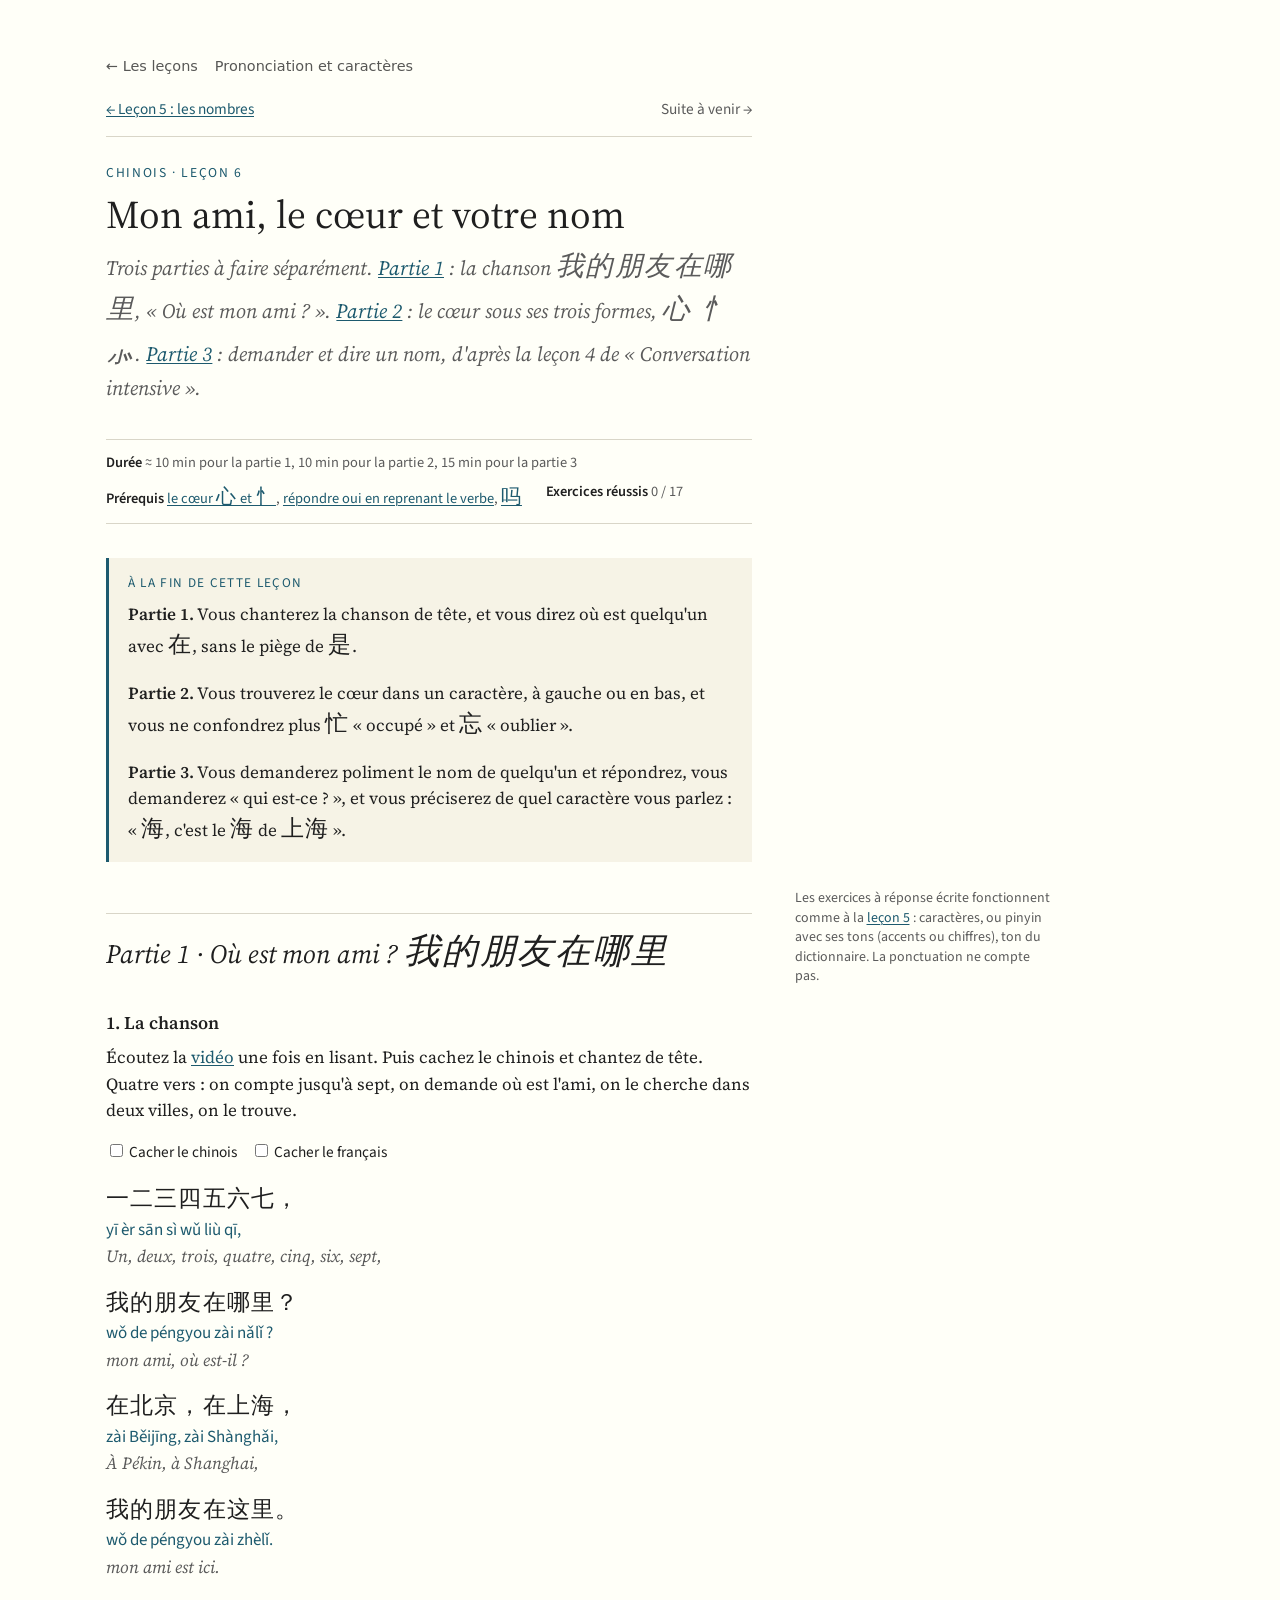
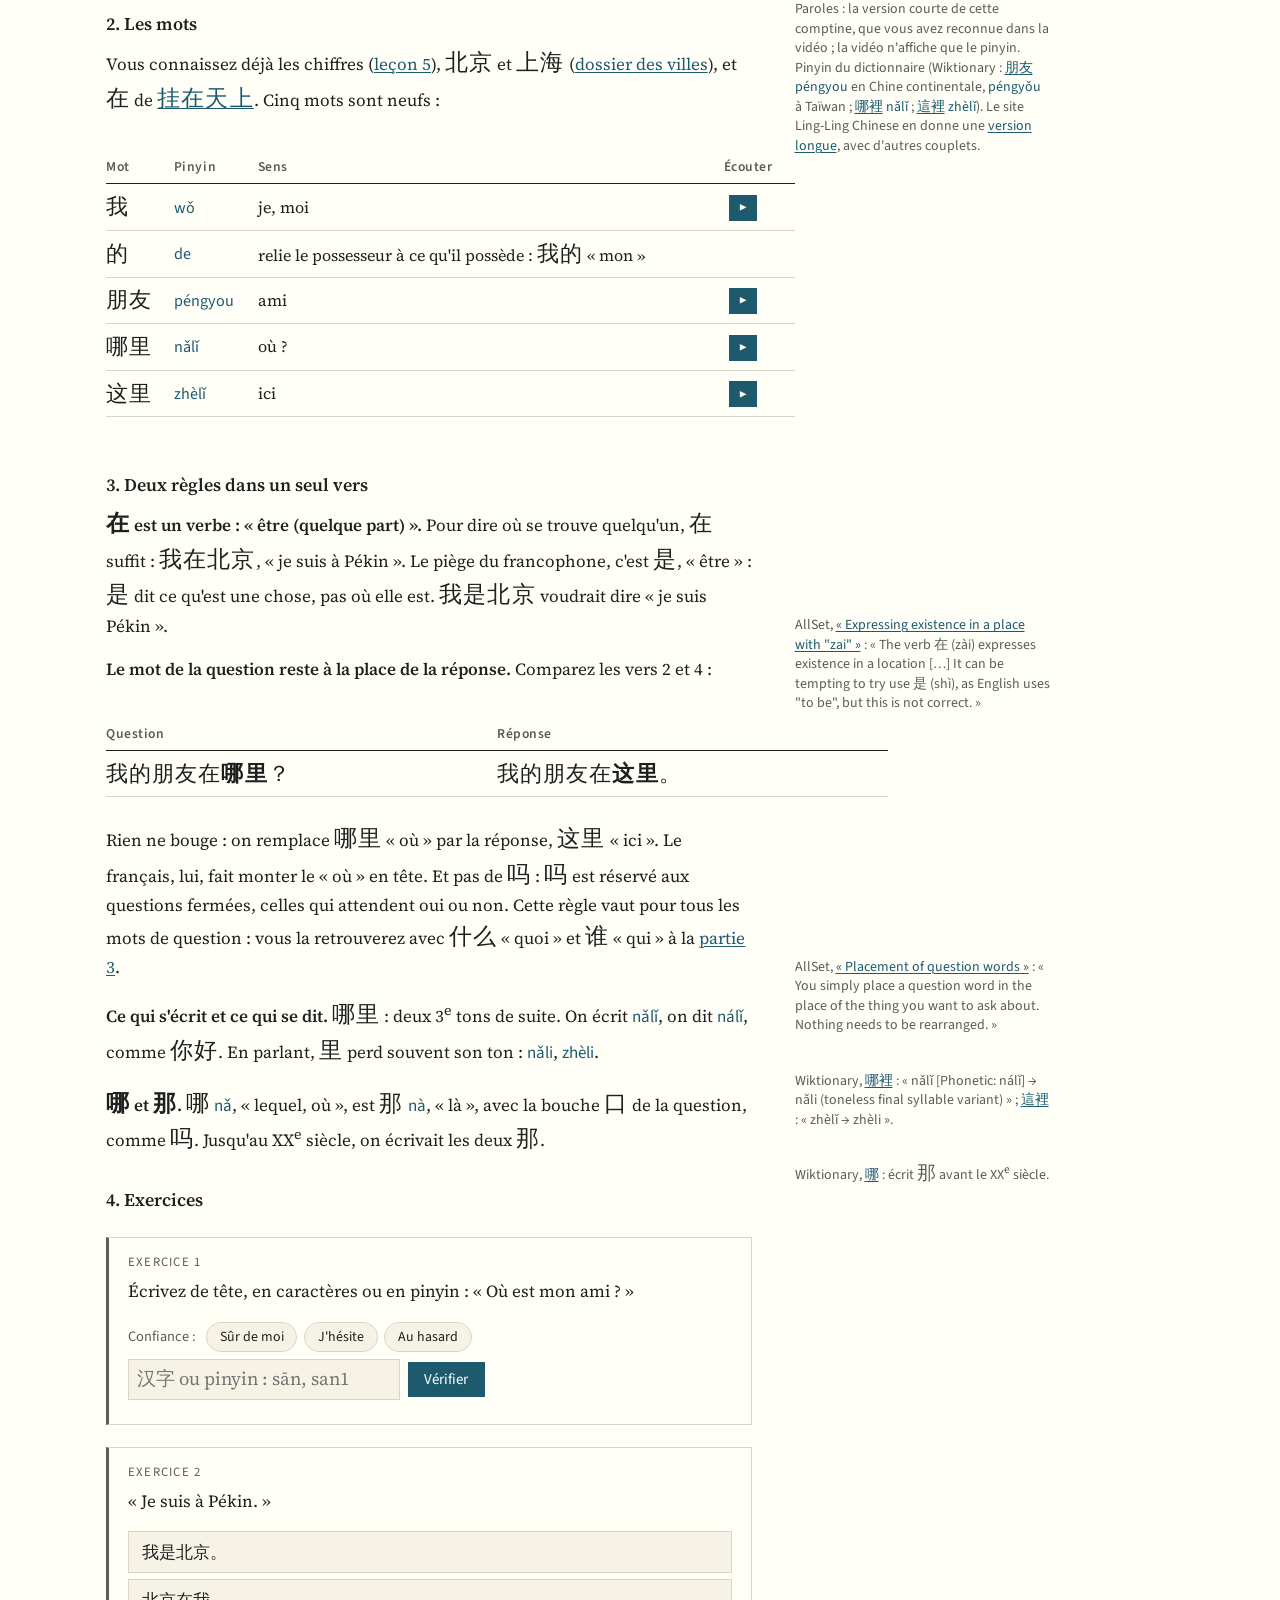
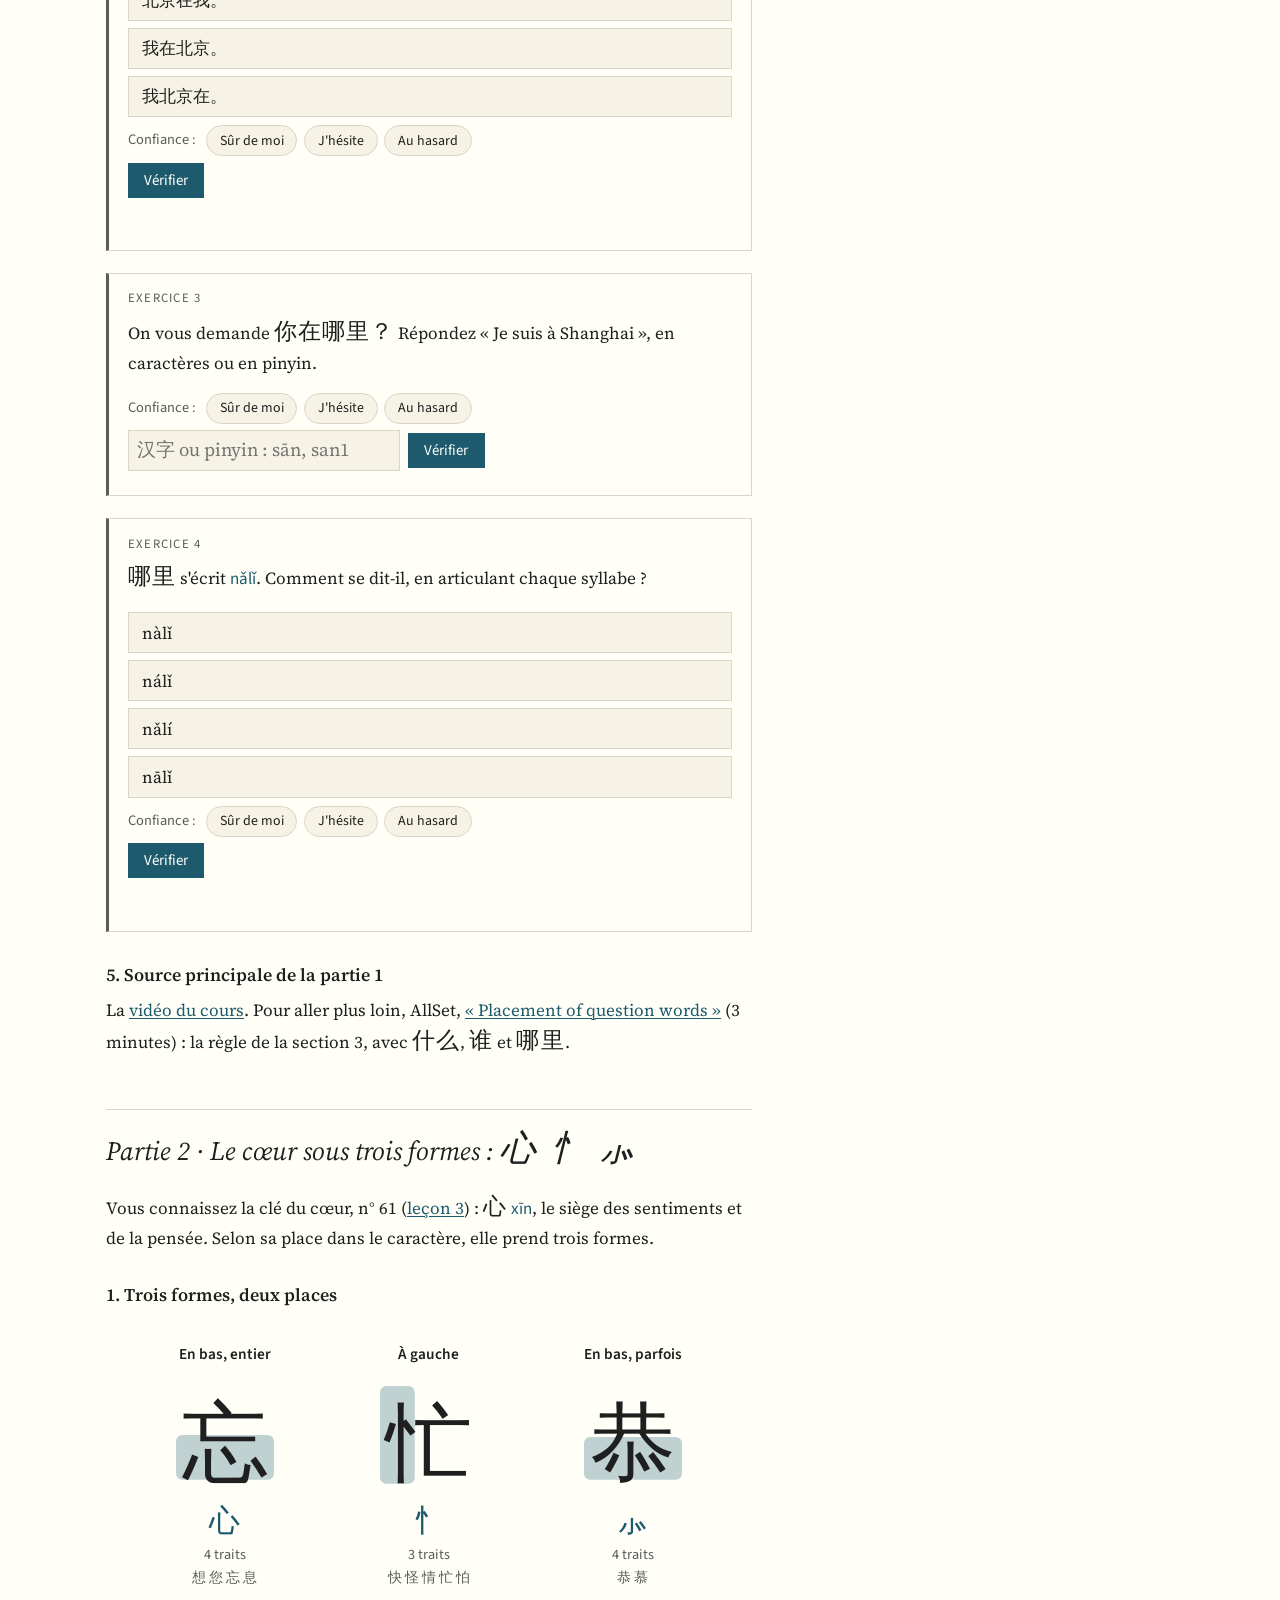
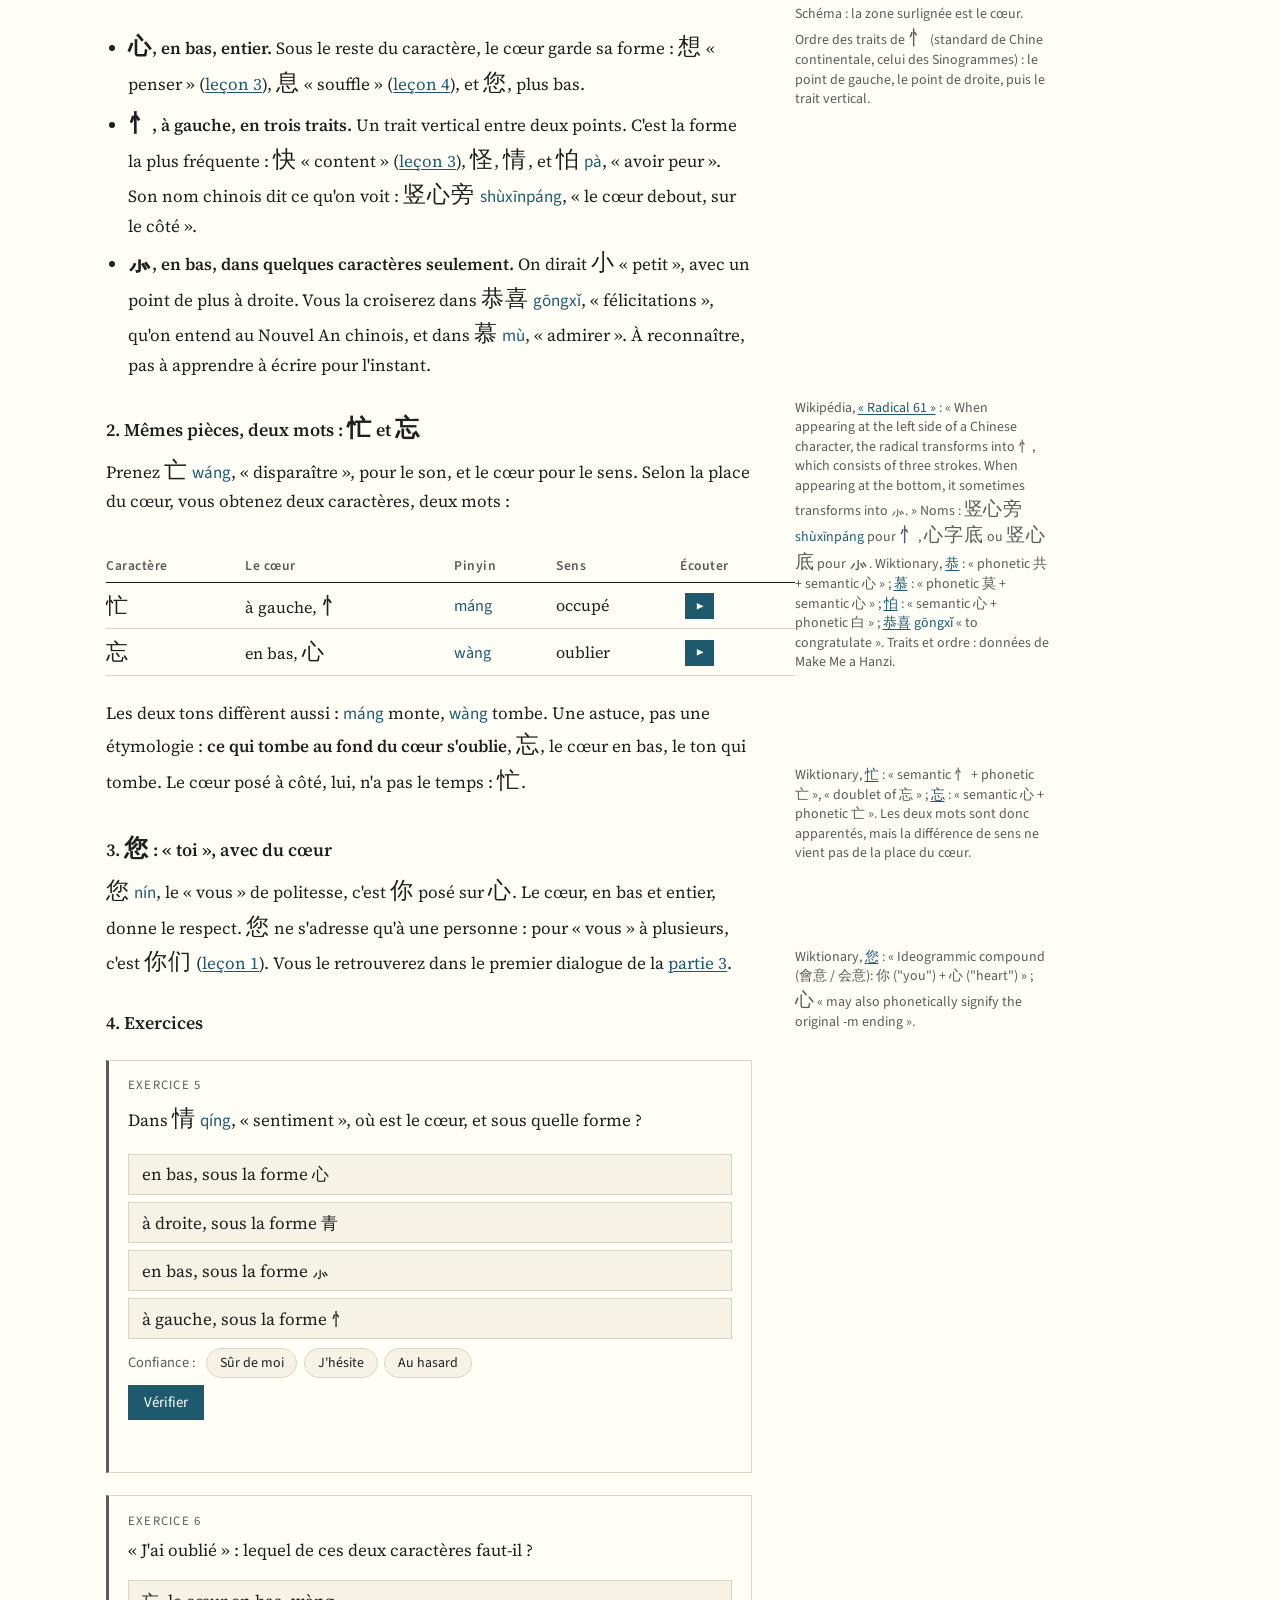
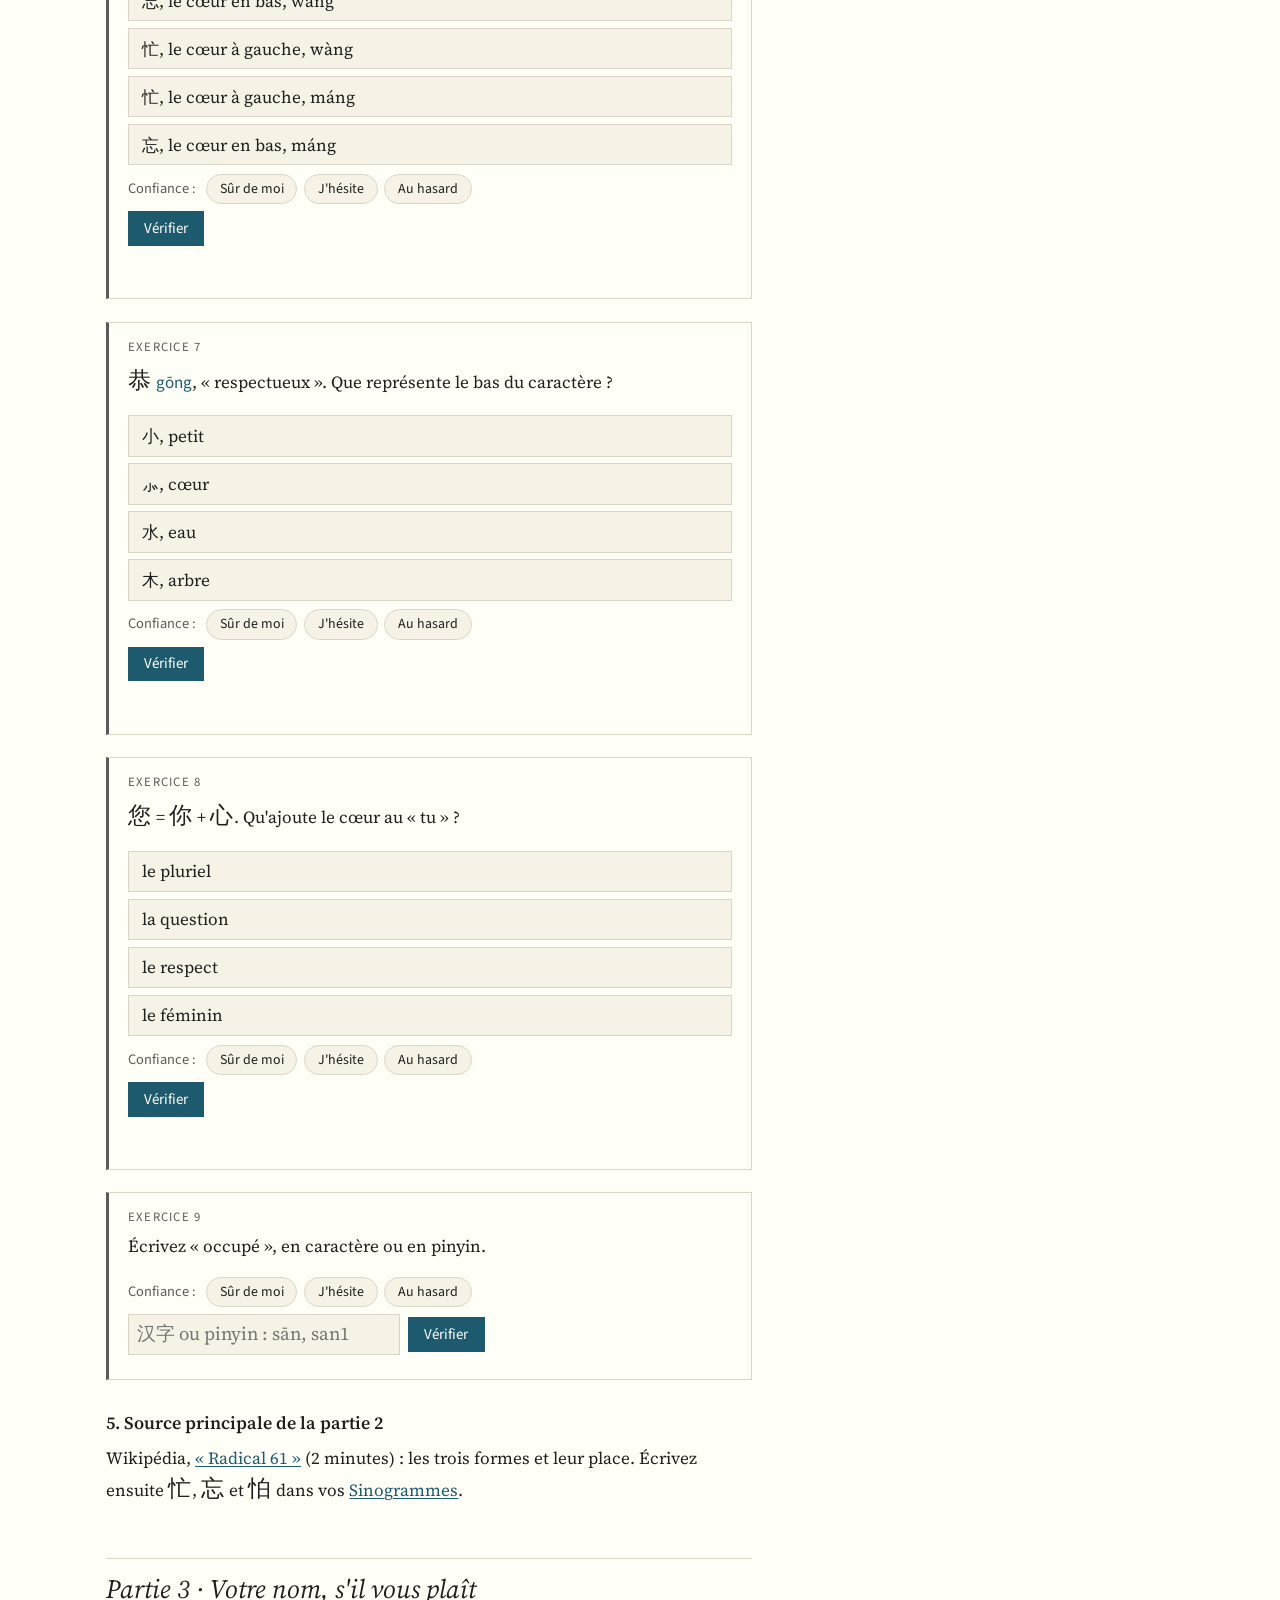
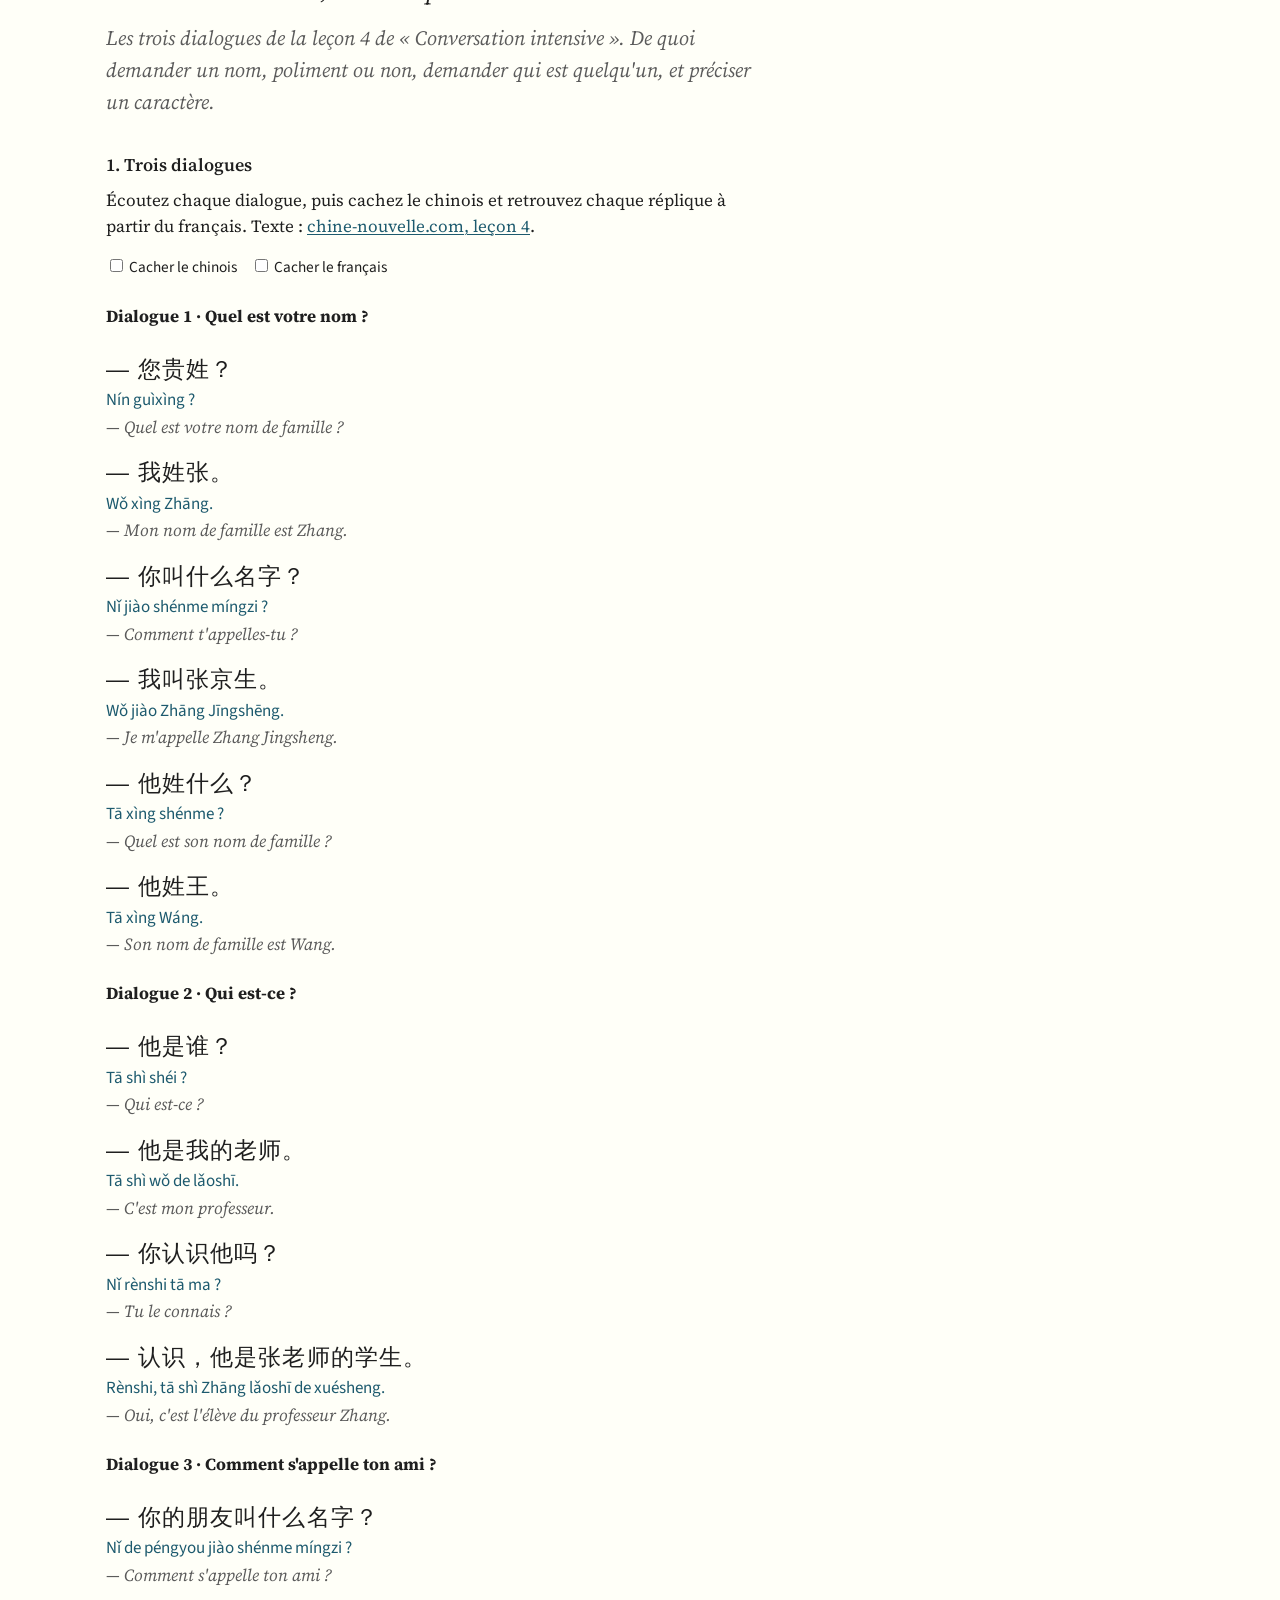
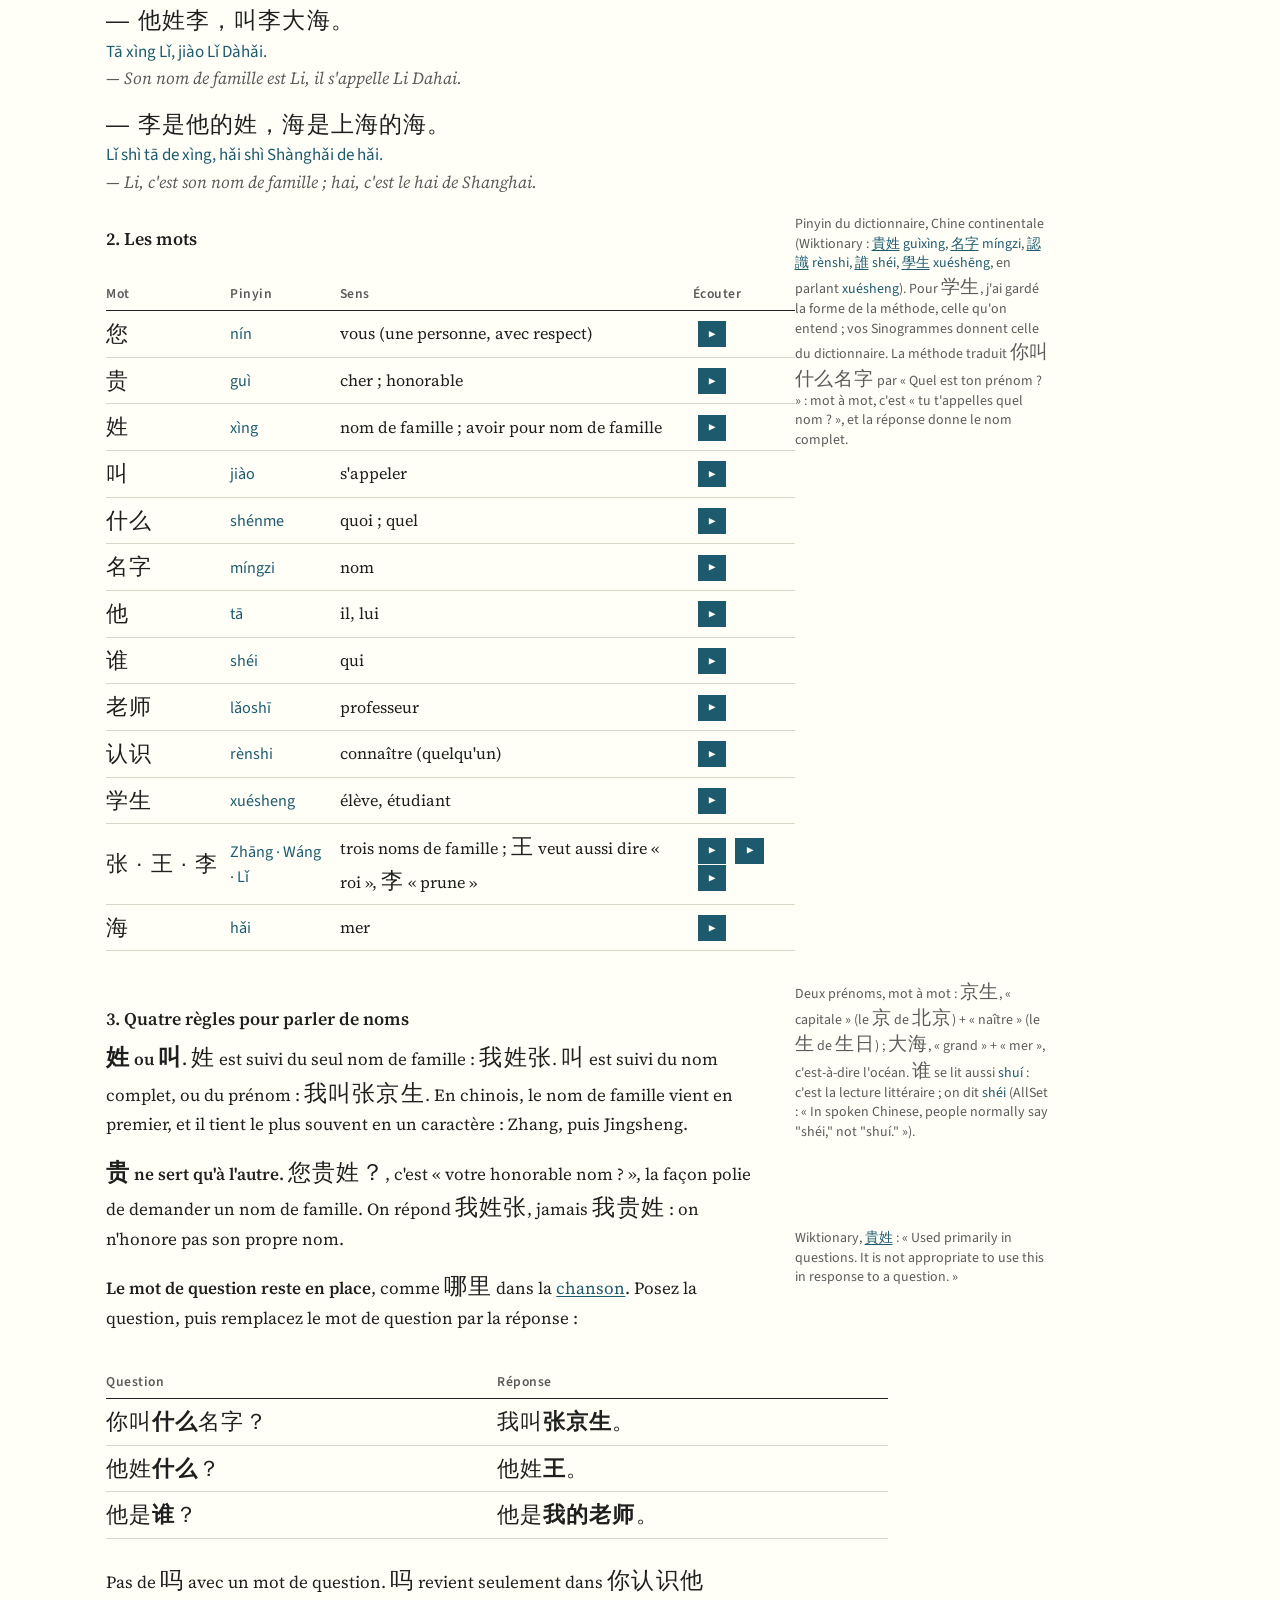
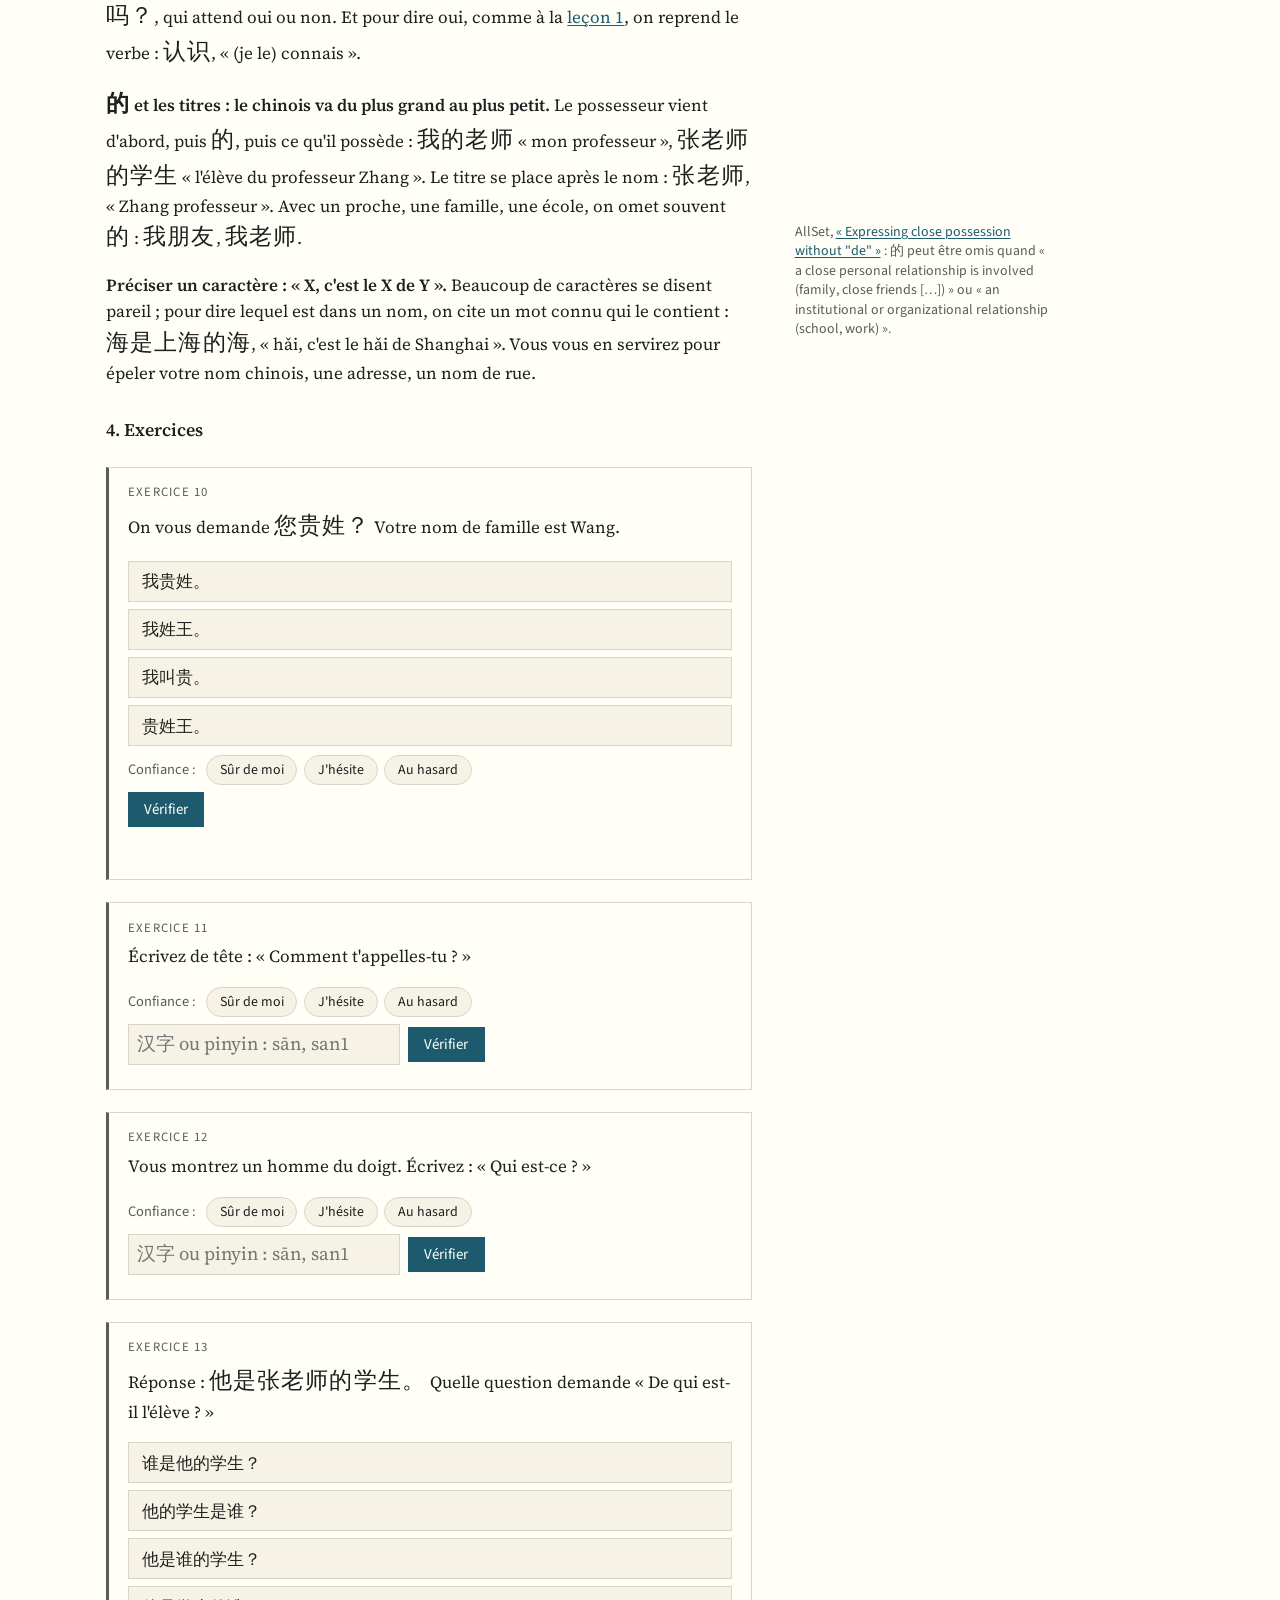
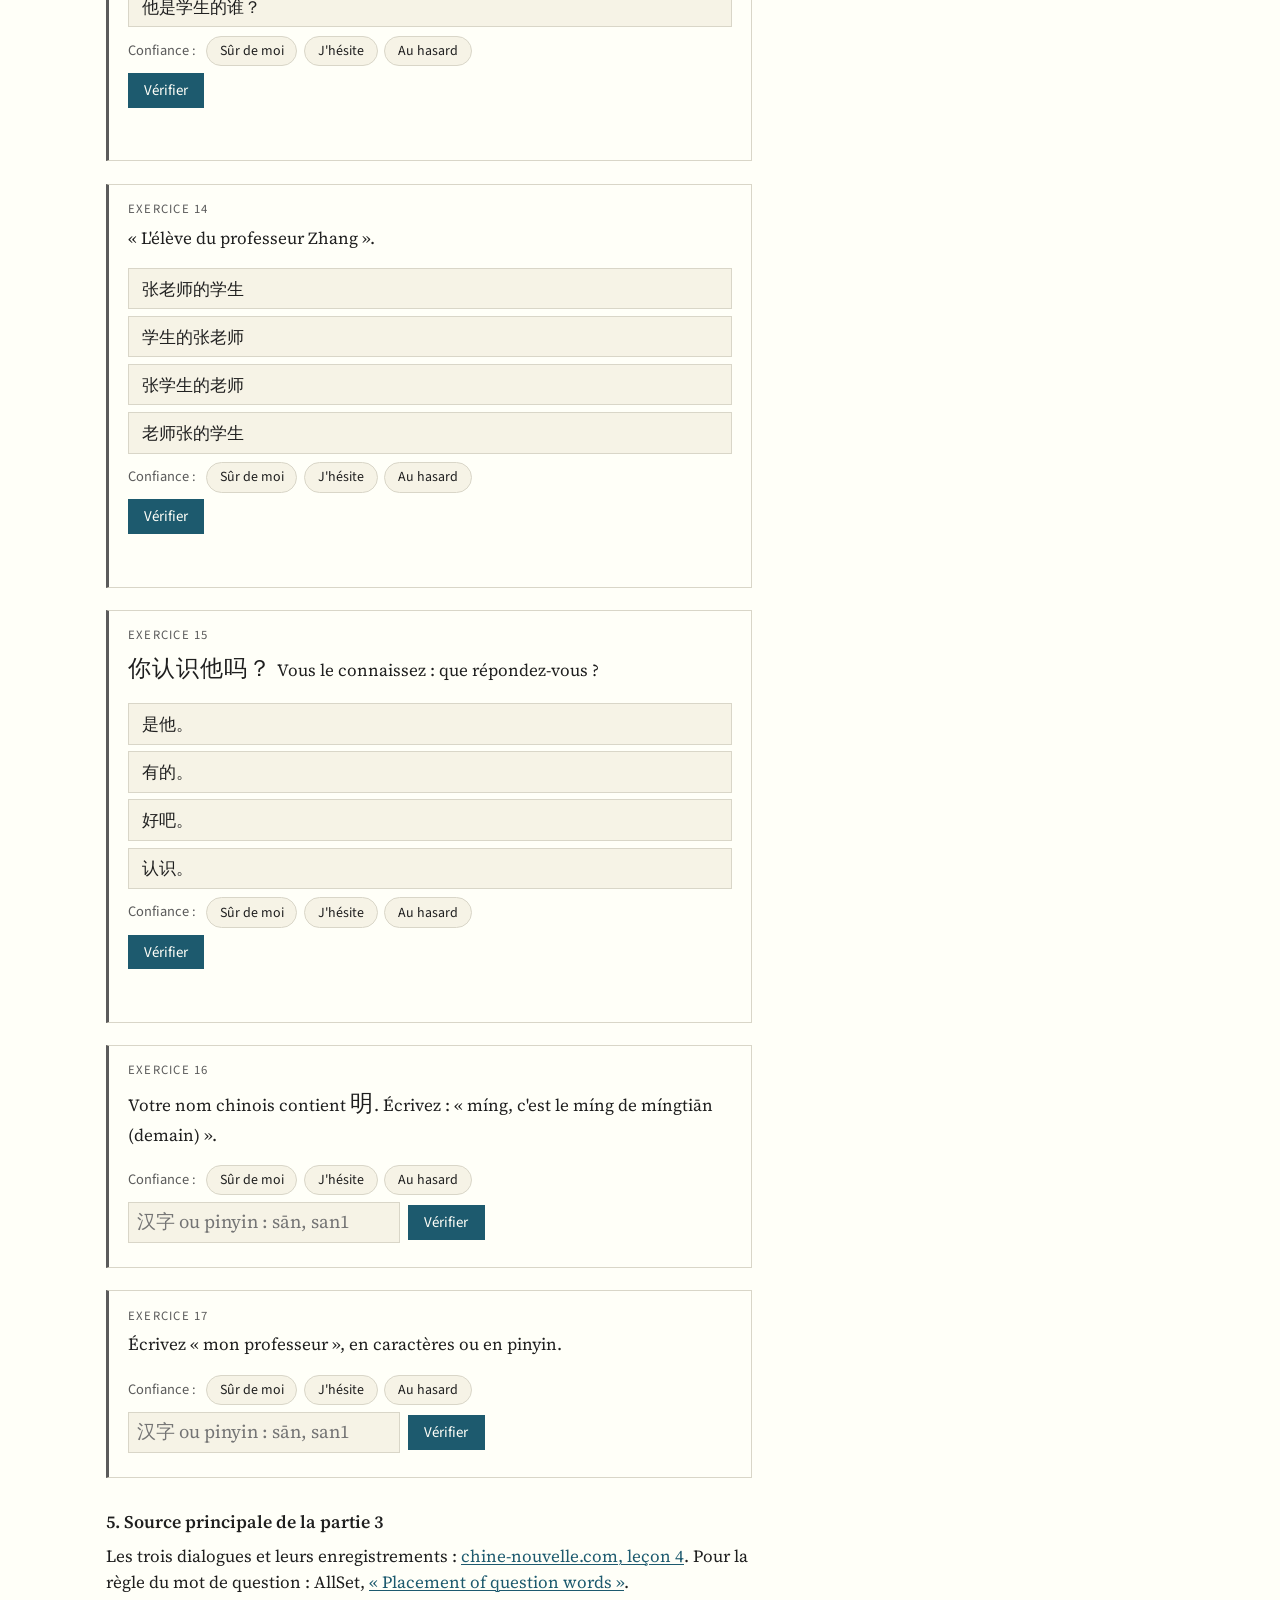
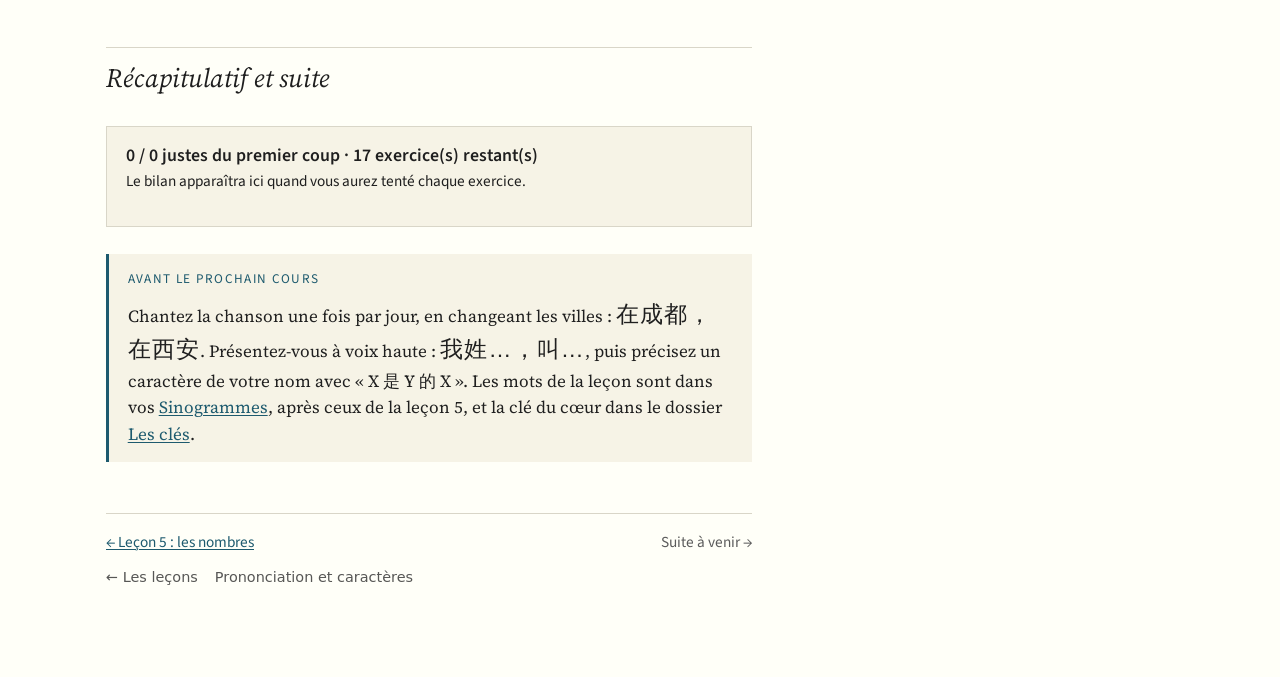
<file: cours/lessons/0006-mon-ami.html>
<!doctype html>
<html lang="fr" data-public>
<head>
<meta charset="utf-8">
<meta name="viewport" content="width=device-width, initial-scale=1">
<title>Leçon 6 · Mon ami, le cœur et votre nom</title>
<link rel="stylesheet" href="../assets/cours.css">
<script src="../assets/ancres-details.js" defer></script>
<script src="../assets/tableaux.js" defer></script>
<script src="../assets/son.js" defer></script>
<style>
  .schema { display: block; width: 100%; max-width: 36rem; height: auto; margin: 0 auto; }
  .schema .car { fill: var(--encre); font-size: 84px; text-anchor: middle; }
  .schema .zone { fill: var(--accent); opacity: 0.28; }
  .schema .forme { fill: var(--accent); font-size: 30px; text-anchor: middle; }
  .schema .leg { fill: var(--encre-douce); font-family: var(--sans); font-size: 14px; text-anchor: middle; }
  .schema .titre-col { fill: var(--encre); font-family: var(--sans); font-size: 15px; font-weight: 600; text-anchor: middle; }
  .ecoute { font-family: var(--sans); font-size: 0.9rem; }
</style>
</head>
<body>
<main>
  <nav class="fil-retour" aria-label="Retour"><a href="../index.html">← Les leçons</a><a href="../../">Prononciation et caractères</a></nav>
  <nav class="navigation haut">
    <a href="0005-nombres.html">← Leçon 5 : les nombres</a>
    <span class="inactif">Suite à venir →</span>
  </nav>

<p class="surtitre">Chinois · Leçon 6</p>
<h1>Mon ami, le cœur et votre nom</h1>
<p class="chapeau">Trois parties à faire séparément. <a href="#partie-1">Partie 1</a> : la chanson <span class="hz">我的朋友在哪里</span>, « Où est mon ami ? ». <a href="#partie-2">Partie 2</a> : le cœur sous ses trois formes, <span class="hz">心 忄 ⺗</span>. <a href="#partie-3">Partie 3</a> : demander et dire un nom, d'après la leçon 4 de « Conversation intensive ».</p>

<div class="meta">
  <span><b>Durée</b> ≈ 10 min pour la partie 1, 10 min pour la partie 2, 15 min pour la partie 3</span>
  <span><b>Prérequis</b> <a href="0003-troisieme-cours.html#cle-coeur">le cœur <span class="hz">心</span> et <span class="hz">忄</span></a>, <a href="0001-phrases-de-la-classe.html#brique-oui">répondre oui en reprenant le verbe</a>, <a href="0001-phrases-de-la-classe.html#brique-ma"><span class="hz">吗</span></a></span>
  <span><b>Exercices réussis</b> <span id="score-quiz" class="score">0 / 0</span></span>
</div>

<div class="encadre">
  <span class="titre">À la fin de cette leçon</span>
  <p><strong>Partie 1.</strong> Vous chanterez la chanson de tête, et vous direz où est quelqu'un avec <span class="hz">在</span>, sans le piège de <span class="hz">是</span>.</p>
  <p><strong>Partie 2.</strong> Vous trouverez le cœur dans un caractère, à gauche ou en bas, et vous ne confondrez plus <span class="hz">忙</span> « occupé » et <span class="hz">忘</span> « oublier ».</p>
  <p><strong>Partie 3.</strong> Vous demanderez poliment le nom de quelqu'un et répondrez, vous demanderez « qui est-ce ? », et vous préciserez de quel caractère vous parlez : « <span class="hz">海</span>, c'est le <span class="hz">海</span> de <span class="hz">上海</span> ».</p>
</div>

<p class="note">Les exercices à réponse écrite fonctionnent comme à la <a href="0005-nombres.html#exercices-ecrits">leçon 5</a> : caractères, ou pinyin avec ses tons (accents ou chiffres), ton du dictionnaire. La ponctuation ne compte pas.</p>

<!-- ============================================================ -->
<h2 id="partie-1">Partie 1 · Où est mon ami ? <span class="hz">我的朋友在哪里</span></h2>

<h3 id="paroles">1. La chanson</h3>

<p>Écoutez la <a href="https://www.youtube.com/watch?v=X8VVB2Y2YWI">vidéo</a> une fois en lisant. Puis cachez le chinois et chantez de tête. Quatre vers : on compte jusqu'à sept, on demande où est l'ami, on le cherche dans deux villes, on le trouve.</p>

<div class="repli">
<div class="interrupteurs">
  <label><input type="checkbox" data-masquer="zh"> Cacher le chinois</label>
  <label><input type="checkbox" data-masquer="fr"> Cacher le français</label>
</div>

<ol class="paroles">
  <li id="vers-1"><span class="hz masquable zh">一二三四五六七，</span><span class="py masquable zh">yī èr sān sì wǔ liù qī,</span><span class="lit masquable fr">Un, deux, trois, quatre, cinq, six, sept,</span></li>
  <li id="vers-2"><span class="hz masquable zh">我的朋友在哪里？</span><span class="py masquable zh">wǒ de péngyou zài nǎlǐ ?</span><span class="lit masquable fr">mon ami, où est-il ?</span></li>
  <li id="vers-3"><span class="hz masquable zh">在北京，在上海，</span><span class="py masquable zh">zài Běijīng, zài Shànghǎi,</span><span class="lit masquable fr">À Pékin, à Shanghai,</span></li>
  <li id="vers-4"><span class="hz masquable zh">我的朋友在这里。</span><span class="py masquable zh">wǒ de péngyou zài zhèlǐ.</span><span class="lit masquable fr">mon ami est ici.</span></li>
</ol>
</div>

<p class="note">Paroles : la version courte de cette comptine, que vous avez reconnue dans la vidéo ; la vidéo n'affiche que le pinyin. Pinyin du dictionnaire (Wiktionary : <a href="https://en.wiktionary.org/wiki/%E6%9C%8B%E5%8F%8B">朋友</a> <span class="py">péngyou</span> en Chine continentale, <span class="py">péngyǒu</span> à Taïwan ; <a href="https://en.wiktionary.org/wiki/%E5%93%AA%E8%A3%A1">哪裡</a> <span class="py">nǎlǐ</span> ; <a href="https://en.wiktionary.org/wiki/%E9%80%99%E8%A3%A1">這裡</a> <span class="py">zhèlǐ</span>). Le site Ling-Ling Chinese en donne une <a href="https://ling-lingchinese.com/2015/08/31/chinese-children-song-wo-de-peng-you-zai-na-li-%E6%88%91-%E7%9A%84-%E6%9C%8B%E3%80%80-%E5%8F%8B-%E5%9C%A8-%E5%93%AA-%E9%87%8C">version longue</a>, avec d'autres couplets.</p>

<h3 id="mots">2. Les mots</h3>

<p>Vous connaissez déjà les chiffres (<a href="0005-nombres.html#chiffres">leçon 5</a>), <span class="hz">北京</span> et <span class="hz">上海</span> (<a href="../reference/villes-et-provinces.html">dossier des villes</a>), et <span class="hz">在</span> de <a href="0004-petite-etoile.html#vers-3"><span class="hz">挂在天上</span></a>. Cinq mots sont neufs :</p>

<div class="table-wrap">
<table class="phrases">
  <tr><th>Mot</th><th>Pinyin</th><th>Sens</th><th>Écouter</th></tr>
  <tr id="mot-wo"><td class="hz">我</td><td class="py">wǒ</td><td>je, moi</td><td><button class="son" data-son="wo">▶</button></td></tr>
  <tr id="mot-de"><td class="hz">的</td><td class="py">de</td><td>relie le possesseur à ce qu'il possède : <span class="hz">我的</span> « mon »</td><td></td></tr>
  <tr id="mot-pengyou"><td class="hz">朋友</td><td class="py">péngyou</td><td>ami</td><td><button class="son" data-son="pengyou">▶</button></td></tr>
  <tr id="mot-nali"><td class="hz">哪里</td><td class="py">nǎlǐ</td><td>où ?</td><td><button class="son" data-son="nali">▶</button></td></tr>
  <tr id="mot-zheli"><td class="hz">这里</td><td class="py">zhèlǐ</td><td>ici</td><td><button class="son" data-son="zheli">▶</button></td></tr>
</table>
</div>

<h3 id="zai">3. Deux règles dans un seul vers</h3>

<p id="zai-verbe"><strong><span class="hz">在</span> est un verbe : « être (quelque part) ».</strong> Pour dire où se trouve quelqu'un, <span class="hz">在</span> suffit : <span class="hz">我在北京</span>, « je suis à Pékin ». Le piège du francophone, c'est <span class="hz">是</span>, « être » : <span class="hz">是</span> dit ce qu'est une chose, pas où elle est. <span class="hz">我是北京</span> voudrait dire « je suis Pékin ».<span class="note">AllSet, <a href="https://resources.allsetlearning.com/chinese/grammar/Expressing_existence_in_a_place_with_%22zai%22">« Expressing existence in a place with "zai" »</a> : « The verb 在 (zài) expresses existence in a location […] It can be tempting to try use 是 (shì), as English uses "to be", but this is not correct. »</span></p>

<p id="mot-question"><strong>Le mot de la question reste à la place de la réponse.</strong> Comparez les vers 2 et 4 :</p>
<div class="table-wrap">
<table class="phrases">
  <tr><th>Question</th><th>Réponse</th></tr>
  <tr><td class="hz">我的朋友在<b>哪里</b>？</td><td class="hz">我的朋友在<b>这里</b>。</td></tr>
</table>
</div>
<p>Rien ne bouge : on remplace <span class="hz">哪里</span> « où » par la réponse, <span class="hz">这里</span> « ici ». Le français, lui, fait monter le « où » en tête. Et pas de <span class="hz">吗</span> : <span class="hz">吗</span> est réservé aux questions fermées, celles qui attendent oui ou non. Cette règle vaut pour tous les mots de question : vous la retrouverez avec <span class="hz">什么</span> « quoi » et <span class="hz">谁</span> « qui » à la <a href="#question-en-place">partie 3</a>.<span class="note">AllSet, <a href="https://resources.allsetlearning.com/chinese/grammar/Placement_of_question_words">« Placement of question words »</a> : « You simply place a question word in the place of the thing you want to ask about. Nothing needs to be rearranged. »</span></p>

<p id="nali-ton"><strong>Ce qui s'écrit et ce qui se dit.</strong> <span class="hz">哪里</span> : deux 3<sup>e</sup> tons de suite. On écrit <span class="py">nǎlǐ</span>, on dit <span class="py">nálǐ</span>, comme <span class="hz">你好</span>. En parlant, <span class="hz">里</span> perd souvent son ton : <span class="py">nǎli</span>, <span class="py">zhèli</span>.<span class="note">Wiktionary, <a href="https://en.wiktionary.org/wiki/%E5%93%AA%E8%A3%A1">哪裡</a> : « nǎlǐ [Phonetic: nálǐ] → nǎli (toneless final syllable variant) » ; <a href="https://en.wiktionary.org/wiki/%E9%80%99%E8%A3%A1">這裡</a> : « zhèlǐ → zhèli ».</span></p>

<p id="na-zhe"><strong><span class="hz">哪</span> et <span class="hz">那</span>.</strong> <span class="hz">哪</span> <span class="py">nǎ</span>, « lequel, où », est <span class="hz">那</span> <span class="py">nà</span>, « là », avec la bouche <span class="hz">口</span> de la question, comme <span class="hz">吗</span>. Jusqu'au XX<sup>e</sup> siècle, on écrivait les deux <span class="hz">那</span>.<span class="note">Wiktionary, <a href="https://en.wiktionary.org/wiki/%E5%93%AA">哪</a> : écrit <span class="hz">那</span> avant le XX<sup>e</sup> siècle.</span></p>

<h3 id="exercices">4. Exercices</h3>

<div class="exo" id="q1" data-sujet="Écrire « Où est mon ami ? » (production)" data-type="texte" data-reponse="我的朋友在哪里|我朋友在哪里|wǒ de péngyou zài nǎlǐ|wǒ de péngyou zài nǎli|wǒ de péngyǒu zài nǎlǐ" data-dit="wǒ de péngyou zài nálǐ">
  <span class="num-exo">Exercice 1</span>
  <p>Écrivez de tête, en caractères ou en pinyin : « Où est mon ami ? »</p>
  <div class="solution"><p><span class="hz">我的朋友在哪里？</span> <span class="py">Wǒ de péngyou zài nǎlǐ ?</span> (<a href="#vers-2">vers 2</a>). On dit <span class="py">nálǐ</span>.</p></div>
</div>

<div class="exo" id="q2" data-sujet="在 ou 是 pour un lieu" data-type="qcm" data-reponse="3">
  <span class="num-exo">Exercice 2</span>
  <p>« Je suis à Pékin. »</p>
  <ol class="choix">
    <li class="hz">我是北京。</li>
    <li class="hz">北京在我。</li>
    <li class="hz">我在北京。</li>
    <li class="hz">我北京在。</li>
  </ol>
  <div class="solution"><p><span class="hz">我在北京。</span> Pour un lieu, le verbe est <span class="hz">在</span>. <span class="hz">我是北京</span> dirait « je suis Pékin » (<a href="#zai-verbe">section 3</a>).</p></div>
</div>

<div class="exo" id="q3" data-sujet="Prédiction : la réponse à 你在哪里" data-type="texte" data-reponse="我在上海|wǒ zài Shànghǎi">
  <span class="num-exo">Exercice 3</span>
  <p>On vous demande <span class="hz">你在哪里？</span> Répondez « Je suis à Shanghai », en caractères ou en pinyin.</p>
  <div class="solution"><p><span class="hz">我在上海。</span> <span class="py">Wǒ zài Shànghǎi.</span> La réponse prend la place de <span class="hz">哪里</span> ; <span class="hz">你</span> devient <span class="hz">我</span> (<a href="#mot-question">section 3</a>).</p></div>
</div>

<div class="exo" id="q4" data-sujet="Prédiction : prononciation de 哪里" data-type="qcm" data-reponse="2">
  <span class="num-exo">Exercice 4</span>
  <p><span class="hz">哪里</span> s'écrit <span class="py">nǎlǐ</span>. Comment se dit-il, en articulant chaque syllabe ?</p>
  <ol class="choix">
    <li class="py">nàlǐ</li>
    <li class="py">nálǐ</li>
    <li class="py">nǎlí</li>
    <li class="py">nālǐ</li>
  </ol>
  <div class="solution"><p><span class="py">nálǐ</span> : deux 3<sup>e</sup> tons de suite, le premier passe au 2<sup>e</sup>, comme dans <span class="hz">你好</span> (<a href="#nali-ton">section 3</a>).</p></div>
</div>

<h3 id="source-principale">5. Source principale de la partie 1</h3>
<p>La <a href="https://www.youtube.com/watch?v=X8VVB2Y2YWI">vidéo du cours</a>. Pour aller plus loin, AllSet, <a href="https://resources.allsetlearning.com/chinese/grammar/Placement_of_question_words">« Placement of question words »</a> (3 minutes) : la règle de la section 3, avec <span class="hz">什么</span>, <span class="hz">谁</span> et <span class="hz">哪里</span>.</p>

<!-- ============================================================ -->
<h2 id="partie-2">Partie 2 · Le cœur sous trois formes : <span class="hz">心 忄 ⺗</span></h2>

<p>Vous connaissez la clé du cœur, n° 61 (<a href="0003-troisieme-cours.html#cle-coeur">leçon 3</a>) : <span class="hz">心</span> <span class="py">xīn</span>, le siège des sentiments et de la pensée. Selon sa place dans le caractère, elle prend trois formes.</p>

<h3 id="trois-formes">1. Trois formes, deux places</h3>

<figure>
<svg class="schema" viewBox="0 0 600 260" role="img" aria-label="Trois caractères, le cœur surligné : 忘 avec 心 en bas, 忙 avec 忄 à gauche, 恭 avec ⺗ en bas">
  <text class="titre-col" x="100" y="22">En bas, entier</text>
  <text class="titre-col" x="300" y="22">À gauche</text>
  <text class="titre-col" x="500" y="22">En bas, parfois</text>
  <rect class="zone" x="52" y="96" width="96" height="44" rx="6"/>
  <text class="car" x="100" y="132">忘</text>
  <rect class="zone" x="252" y="48" width="34" height="96" rx="6"/>
  <text class="car" x="300" y="132">忙</text>
  <rect class="zone" x="452" y="98" width="96" height="42" rx="6"/>
  <text class="car" x="500" y="132">恭</text>
  <text class="forme" x="100" y="190">心</text>
  <text class="forme" x="300" y="190">忄</text>
  <text class="forme" x="500" y="190">⺗</text>
  <text class="leg" x="100" y="218">4 traits</text>
  <text class="leg" x="300" y="218">3 traits</text>
  <text class="leg" x="500" y="218">4 traits</text>
  <text class="leg" x="100" y="240">想 您 忘 息</text>
  <text class="leg" x="300" y="240">快 怪 情 忙 怕</text>
  <text class="leg" x="500" y="240">恭 慕</text>
</svg>
<figcaption class="note">Schéma : la zone surlignée est le cœur. Ordre des traits de <span class="hz">忄</span> (standard de Chine continentale, celui des Sinogrammes) : le point de gauche, le point de droite, puis le trait vertical.</figcaption>
</figure>

<ul>
  <li id="forme-xin"><strong><span class="hz">心</span>, en bas, entier.</strong> Sous le reste du caractère, le cœur garde sa forme : <span class="hz">想</span> « penser » (<a href="0003-troisieme-cours.html#xiang3">leçon 3</a>), <span class="hz">息</span> « souffle » (<a href="0004-petite-etoile.html#m-xiuxi">leçon 4</a>), et <span class="hz">您</span>, plus bas.</li>
  <li id="forme-shuxin"><strong><span class="hz">忄</span>, à gauche, en trois traits.</strong> Un trait vertical entre deux points. C'est la forme la plus fréquente : <span class="hz">快</span> « content » (<a href="0003-troisieme-cours.html#kuai-content">leçon 3</a>), <span class="hz">怪</span>, <span class="hz">情</span>, et <span class="hz">怕</span> <span class="py">pà</span>, « avoir peur ». Son nom chinois dit ce qu'on voit : <span class="hz">竖心旁</span> <span class="py">shùxīnpáng</span>, « le cœur debout, sur le côté ».</li>
  <li id="forme-xindi"><strong><span class="hz">⺗</span>, en bas, dans quelques caractères seulement.</strong> On dirait <span class="hz">小</span> « petit », avec un point de plus à droite. Vous la croiserez dans <span class="hz">恭喜</span> <span class="py">gōngxǐ</span>, « félicitations », qu'on entend au Nouvel An chinois, et dans <span class="hz">慕</span> <span class="py">mù</span>, « admirer ». À reconnaître, pas à apprendre à écrire pour l'instant.</li>
</ul>
<p class="note">Wikipédia, <a href="https://en.wikipedia.org/wiki/Radical_61">« Radical 61 »</a> : « When appearing at the left side of a Chinese character, the radical transforms into 忄, which consists of three strokes. When appearing at the bottom, it sometimes transforms into ⺗. » Noms : <span class="hz">竖心旁</span> <span class="py">shùxīnpáng</span> pour <span class="hz">忄</span>, <span class="hz">心字底</span> ou <span class="hz">竖心底</span> pour <span class="hz">⺗</span>. Wiktionary, <a href="https://en.wiktionary.org/wiki/%E6%81%AD">恭</a> : « phonetic 共 + semantic 心 » ; <a href="https://en.wiktionary.org/wiki/%E6%85%95">慕</a> : « phonetic 莫 + semantic 心 » ; <a href="https://en.wiktionary.org/wiki/%E6%80%95">怕</a> : « semantic 心 + phonetic 白 » ; <a href="https://en.wiktionary.org/wiki/%E6%81%AD%E5%96%9C">恭喜</a> <span class="py">gōngxǐ</span> « to congratulate ». Traits et ordre : données de Make Me a Hanzi.</p>

<h3 id="mang-wang">2. Mêmes pièces, deux mots : <span class="hz">忙</span> et <span class="hz">忘</span></h3>

<p>Prenez <span class="hz">亡</span> <span class="py">wáng</span>, « disparaître », pour le son, et le cœur pour le sens. Selon la place du cœur, vous obtenez deux caractères, deux mots :</p>

<div class="table-wrap">
<table class="phrases">
  <tr><th>Caractère</th><th>Le cœur</th><th>Pinyin</th><th>Sens</th><th>Écouter</th></tr>
  <tr id="mot-mang"><td class="hz">忙</td><td>à gauche, <span class="hz">忄</span></td><td class="py">máng</td><td>occupé</td><td><button class="son" data-son="mang">▶</button></td></tr>
  <tr id="mot-wang"><td class="hz">忘</td><td>en bas, <span class="hz">心</span></td><td class="py">wàng</td><td>oublier</td><td><button class="son" data-son="wang4">▶</button></td></tr>
</table>
</div>

<p>Les deux tons diffèrent aussi : <span class="py">máng</span> monte, <span class="py">wàng</span> tombe. Une astuce, pas une étymologie : <strong>ce qui tombe au fond du cœur s'oublie</strong>, <span class="hz">忘</span>, le cœur en bas, le ton qui tombe. Le cœur posé à côté, lui, n'a pas le temps : <span class="hz">忙</span>.<span class="note">Wiktionary, <a href="https://en.wiktionary.org/wiki/%E5%BF%99">忙</a> : « semantic 忄 + phonetic 亡 », « doublet of 忘 » ; <a href="https://en.wiktionary.org/wiki/%E5%BF%98">忘</a> : « semantic 心 + phonetic 亡 ». Les deux mots sont donc apparentés, mais la différence de sens ne vient pas de la place du cœur.</span></p>

<h3 id="nin">3. <span class="hz">您</span> : « toi », avec du cœur</h3>

<p id="nin-coeur"><span class="hz">您</span> <span class="py">nín</span>, le « vous » de politesse, c'est <span class="hz">你</span> posé sur <span class="hz">心</span>. Le cœur, en bas et entier, donne le respect. <span class="hz">您</span> ne s'adresse qu'à une personne : pour « vous » à plusieurs, c'est <span class="hz">你们</span> (<a href="0001-phrases-de-la-classe.html#brique-men">leçon 1</a>). Vous le retrouverez dans le premier dialogue de la <a href="#d-nin">partie 3</a>.<span class="note">Wiktionary, <a href="https://en.wiktionary.org/wiki/%E6%82%A8">您</a> : « Ideogrammic compound (會意 / 会意): 你 ("you") + 心 ("heart") » ; <span class="hz">心</span> « may also phonetically signify the original -m ending ».</span></p>

<h3 id="exercices-2">4. Exercices</h3>

<div class="exo" id="q5" data-sujet="Forme du cœur à gauche" data-type="qcm" data-reponse="4">
  <span class="num-exo">Exercice 5</span>
  <p>Dans <span class="hz">情</span> <span class="py">qíng</span>, « sentiment », où est le cœur, et sous quelle forme ?</p>
  <ol class="choix">
    <li>en bas, sous la forme 心</li>
    <li>à droite, sous la forme 青</li>
    <li>en bas, sous la forme ⺗</li>
    <li>à gauche, sous la forme 忄</li>
  </ol>
  <div class="solution"><p>À gauche, <span class="hz">忄</span>. <span class="hz">青</span> <span class="py">qīng</span> donne le son (<a href="0003-troisieme-cours.html#qing">leçon 3</a>).</p></div>
</div>

<div class="exo" id="q6" data-sujet="忙 ou 忘 (piège)" data-type="qcm" data-reponse="1">
  <span class="num-exo">Exercice 6</span>
  <p>« J'ai oublié » : lequel de ces deux caractères faut-il ?</p>
  <ol class="choix">
    <li>忘, le cœur en bas, wàng</li>
    <li>忙, le cœur à gauche, wàng</li>
    <li>忙, le cœur à gauche, máng</li>
    <li>忘, le cœur en bas, máng</li>
  </ol>
  <div class="solution"><p><span class="hz">忘</span> <span class="py">wàng</span>, le cœur en bas. <span class="hz">忙</span> <span class="py">máng</span>, le cœur à gauche, veut dire « occupé » (<a href="#mang-wang">section 2</a>).</p></div>
</div>

<div class="exo" id="q7" data-sujet="La clé du bas de 恭 (⺗ ou 小)" data-type="qcm" data-reponse="2">
  <span class="num-exo">Exercice 7</span>
  <p><span class="hz">恭</span> <span class="py">gōng</span>, « respectueux ». Que représente le bas du caractère ?</p>
  <ol class="choix">
    <li>小, petit</li>
    <li>⺗, cœur</li>
    <li>水, eau</li>
    <li>木, arbre</li>
  </ol>
  <div class="solution"><p>Le cœur, sous la forme <span class="hz">⺗</span> : <span class="hz">小</span> avec un point de plus à droite. Le haut, <span class="hz">共</span> <span class="py">gòng</span>, donne le son (<a href="#forme-xindi">section 1</a>).</p></div>
</div>

<div class="exo" id="q8" data-sujet="Ce que 心 apporte à 您" data-type="qcm" data-reponse="3">
  <span class="num-exo">Exercice 8</span>
  <p><span class="hz">您</span> = <span class="hz">你</span> + <span class="hz">心</span>. Qu'ajoute le cœur au « tu » ?</p>
  <ol class="choix">
    <li>le pluriel</li>
    <li>la question</li>
    <li>le respect</li>
    <li>le féminin</li>
  </ol>
  <div class="solution"><p>Le respect : <span class="hz">您</span>, c'est le « vous » de politesse, pour une seule personne. Le pluriel, c'est <span class="hz">你们</span> (<a href="#nin-coeur">section 3</a>).</p></div>
</div>

<div class="exo" id="q9" data-sujet="Écrire « occupé » (production)" data-type="texte" data-reponse="忙|máng">
  <span class="num-exo">Exercice 9</span>
  <p>Écrivez « occupé », en caractère ou en pinyin.</p>
  <div class="solution"><p><span class="hz">忙</span> <span class="py">máng</span>, le cœur <span class="hz">忄</span> à gauche, <span class="hz">亡</span> à droite pour le son (<a href="#mang-wang">section 2</a>).</p></div>
</div>

<h3 id="source-principale-2">5. Source principale de la partie 2</h3>
<p>Wikipédia, <a href="https://en.wikipedia.org/wiki/Radical_61">« Radical 61 »</a> (2 minutes) : les trois formes et leur place. Écrivez ensuite <span class="hz">忙</span>, <span class="hz">忘</span> et <span class="hz">怕</span> dans vos <a href="https://bastiencozian.github.io/chinois/hanzi/">Sinogrammes</a>.</p>

<!-- ============================================================ -->
<h2 id="partie-3">Partie 3 · Votre nom, s'il vous plaît</h2>

<p class="chapeau">Les trois dialogues de la leçon 4 de « Conversation intensive ». De quoi demander un nom, poliment ou non, demander qui est quelqu'un, et préciser un caractère.</p>

<h3 id="dialogues">1. Trois dialogues</h3>

<p>Écoutez chaque dialogue, puis cachez le chinois et retrouvez chaque réplique à partir du français. Texte : <a href="https://www.chine-nouvelle.com/methode/chinois/04-nom-prenom.html">chine-nouvelle.com, leçon 4</a>.</p>

<div class="repli">
<div class="interrupteurs">
  <label><input type="checkbox" data-masquer="zh"> Cacher le chinois</label>
  <label><input type="checkbox" data-masquer="fr"> Cacher le français</label>
</div>

<h4 id="dialogue-1">Dialogue 1 · Quel est votre nom ?</h4>
<ol class="paroles">
  <li id="d-nin"><span class="hz masquable zh">— 您贵姓？</span><span class="py masquable zh">Nín guìxìng ?</span><span class="lit masquable fr">— Quel est votre nom de famille ?</span></li>
  <li id="d-xing"><span class="hz masquable zh">— 我姓张。</span><span class="py masquable zh">Wǒ xìng Zhāng.</span><span class="lit masquable fr">— Mon nom de famille est Zhang.</span></li>
  <li id="d-jiao"><span class="hz masquable zh">— 你叫什么名字？</span><span class="py masquable zh">Nǐ jiào shénme míngzi ?</span><span class="lit masquable fr">— Comment t'appelles-tu ?</span></li>
  <li id="d-jiao-rep"><span class="hz masquable zh">— 我叫张京生。</span><span class="py masquable zh">Wǒ jiào Zhāng Jīngshēng.</span><span class="lit masquable fr">— Je m'appelle Zhang Jingsheng.</span></li>
  <li id="d-ta-xing"><span class="hz masquable zh">— 他姓什么？</span><span class="py masquable zh">Tā xìng shénme ?</span><span class="lit masquable fr">— Quel est son nom de famille ?</span></li>
  <li id="d-ta-wang"><span class="hz masquable zh">— 他姓王。</span><span class="py masquable zh">Tā xìng Wáng.</span><span class="lit masquable fr">— Son nom de famille est Wang.</span></li>
</ol>

<h4 id="dialogue-2">Dialogue 2 · Qui est-ce ?</h4>
<ol class="paroles">
  <li id="d-shei"><span class="hz masquable zh">— 他是谁？</span><span class="py masquable zh">Tā shì shéi ?</span><span class="lit masquable fr">— Qui est-ce ?</span></li>
  <li id="d-laoshi"><span class="hz masquable zh">— 他是我的老师。</span><span class="py masquable zh">Tā shì wǒ de lǎoshī.</span><span class="lit masquable fr">— C'est mon professeur.</span></li>
  <li id="d-renshi"><span class="hz masquable zh">— 你认识他吗？</span><span class="py masquable zh">Nǐ rènshi tā ma ?</span><span class="lit masquable fr">— Tu le connais ?</span></li>
  <li id="d-xuesheng"><span class="hz masquable zh">— 认识，他是张老师的学生。</span><span class="py masquable zh">Rènshi, tā shì Zhāng lǎoshī de xuésheng.</span><span class="lit masquable fr">— Oui, c'est l'élève du professeur Zhang.</span></li>
</ol>

<h4 id="dialogue-3">Dialogue 3 · Comment s'appelle ton ami ?</h4>
<ol class="paroles">
  <li id="d-pengyou"><span class="hz masquable zh">— 你的朋友叫什么名字？</span><span class="py masquable zh">Nǐ de péngyou jiào shénme míngzi ?</span><span class="lit masquable fr">— Comment s'appelle ton ami ?</span></li>
  <li id="d-li"><span class="hz masquable zh">— 他姓李，叫李大海。</span><span class="py masquable zh">Tā xìng Lǐ, jiào Lǐ Dàhǎi.</span><span class="lit masquable fr">— Son nom de famille est Li, il s'appelle Li Dahai.</span></li>
  <li id="d-hai"><span class="hz masquable zh">— 李是他的姓，海是上海的海。</span><span class="py masquable zh">Lǐ shì tā de xìng, hǎi shì Shànghǎi de hǎi.</span><span class="lit masquable fr">— Li, c'est son nom de famille ; hai, c'est le hai de Shanghai.</span></li>
</ol>
</div>

<p class="note">Pinyin du dictionnaire, Chine continentale (Wiktionary : <a href="https://en.wiktionary.org/wiki/%E8%B2%B4%E5%A7%93">貴姓</a> <span class="py">guìxìng</span>, <a href="https://en.wiktionary.org/wiki/%E5%90%8D%E5%AD%97">名字</a> <span class="py">míngzi</span>, <a href="https://en.wiktionary.org/wiki/%E8%AA%8D%E8%AD%98">認識</a> <span class="py">rènshi</span>, <a href="https://en.wiktionary.org/wiki/%E8%AA%B0">誰</a> <span class="py">shéi</span>, <a href="https://en.wiktionary.org/wiki/%E5%AD%B8%E7%94%9F">學生</a> <span class="py">xuéshēng</span>, en parlant <span class="py">xuésheng</span>). Pour <span class="hz">学生</span>, j'ai gardé la forme de la méthode, celle qu'on entend ; vos Sinogrammes donnent celle du dictionnaire. La méthode traduit <span class="hz">你叫什么名字</span> par « Quel est ton prénom ? » : mot à mot, c'est « tu t'appelles quel nom ? », et la réponse donne le nom complet.</p>

<h3 id="mots-dialogue">2. Les mots</h3>

<div class="table-wrap">
<table class="phrases">
  <tr><th>Mot</th><th>Pinyin</th><th>Sens</th><th>Écouter</th></tr>
  <tr id="mot-nin"><td class="hz">您</td><td class="py">nín</td><td>vous (une personne, avec respect)</td><td><button class="son" data-son="nin">▶</button></td></tr>
  <tr id="mot-gui"><td class="hz">贵</td><td class="py">guì</td><td>cher ; honorable</td><td><button class="son" data-son="gui">▶</button></td></tr>
  <tr id="mot-xing"><td class="hz">姓</td><td class="py">xìng</td><td>nom de famille ; avoir pour nom de famille</td><td><button class="son" data-son="xing">▶</button></td></tr>
  <tr id="mot-jiao"><td class="hz">叫</td><td class="py">jiào</td><td>s'appeler</td><td><button class="son" data-son="jiao">▶</button></td></tr>
  <tr id="mot-shenme"><td class="hz">什么</td><td class="py">shénme</td><td>quoi ; quel</td><td><button class="son" data-son="shenme">▶</button></td></tr>
  <tr id="mot-mingzi"><td class="hz">名字</td><td class="py">míngzi</td><td>nom</td><td><button class="son" data-son="mingzi">▶</button></td></tr>
  <tr id="mot-ta"><td class="hz">他</td><td class="py">tā</td><td>il, lui</td><td><button class="son" data-son="ta">▶</button></td></tr>
  <tr id="mot-shei"><td class="hz">谁</td><td class="py">shéi</td><td>qui</td><td><button class="son" data-son="shei">▶</button></td></tr>
  <tr id="mot-laoshi"><td class="hz">老师</td><td class="py">lǎoshī</td><td>professeur</td><td><button class="son" data-son="laoshi">▶</button></td></tr>
  <tr id="mot-renshi"><td class="hz">认识</td><td class="py">rènshi</td><td>connaître (quelqu'un)</td><td><button class="son" data-son="renshi">▶</button></td></tr>
  <tr id="mot-xuesheng"><td class="hz">学生</td><td class="py">xuésheng</td><td>élève, étudiant</td><td><button class="son" data-son="xuesheng">▶</button></td></tr>
  <tr id="mot-noms"><td class="hz">张 · 王 · 李</td><td class="py">Zhāng · Wáng · Lǐ</td><td>trois noms de famille ; <span class="hz">王</span> veut aussi dire « roi », <span class="hz">李</span> « prune »</td><td><button class="son" data-son="zhang">▶</button> <button class="son" data-son="wang2">▶</button> <button class="son" data-son="li">▶</button></td></tr>
  <tr id="mot-hai"><td class="hz">海</td><td class="py">hǎi</td><td>mer</td><td><button class="son" data-son="hai">▶</button></td></tr>
</table>
</div>

<p class="note">Deux prénoms, mot à mot : <span class="hz">京生</span>, « capitale » (le <span class="hz">京</span> de <span class="hz">北京</span>) + « naître » (le <span class="hz">生</span> de <span class="hz">生日</span>) ; <span class="hz">大海</span>, « grand » + « mer », c'est-à-dire l'océan. <span class="hz">谁</span> se lit aussi <span class="py">shuí</span> : c'est la lecture littéraire ; on dit <span class="py">shéi</span> (AllSet : « In spoken Chinese, people normally say "shéi," not "shuí." »).</p>

<h3 id="regles-nom">3. Quatre règles pour parler de noms</h3>

<p id="xing-jiao"><strong><span class="hz">姓</span> ou <span class="hz">叫</span>.</strong> <span class="hz">姓</span> est suivi du seul nom de famille : <span class="hz">我姓张</span>. <span class="hz">叫</span> est suivi du nom complet, ou du prénom : <span class="hz">我叫张京生</span>. En chinois, le nom de famille vient en premier, et il tient le plus souvent en un caractère : Zhang, puis Jingsheng.</p>

<p id="gui-xing"><strong><span class="hz">贵</span> ne sert qu'à l'autre.</strong> <span class="hz">您贵姓？</span>, c'est « votre honorable nom ? », la façon polie de demander un nom de famille. On répond <span class="hz">我姓张</span>, jamais <span class="hz">我贵姓</span> : on n'honore pas son propre nom.<span class="note">Wiktionary, <a href="https://en.wiktionary.org/wiki/%E8%B2%B4%E5%A7%93">貴姓</a> : « Used primarily in questions. It is not appropriate to use this in response to a question. »</span></p>

<p id="question-en-place"><strong>Le mot de question reste en place</strong>, comme <span class="hz">哪里</span> dans la <a href="#mot-question">chanson</a>. Posez la question, puis remplacez le mot de question par la réponse :</p>
<div class="table-wrap">
<table class="phrases">
  <tr><th>Question</th><th>Réponse</th></tr>
  <tr><td class="hz">你叫<b>什么</b>名字？</td><td class="hz">我叫<b>张京生</b>。</td></tr>
  <tr><td class="hz">他姓<b>什么</b>？</td><td class="hz">他姓<b>王</b>。</td></tr>
  <tr><td class="hz">他是<b>谁</b>？</td><td class="hz">他是<b>我的老师</b>。</td></tr>
</table>
</div>
<p>Pas de <span class="hz">吗</span> avec un mot de question. <span class="hz">吗</span> revient seulement dans <span class="hz">你认识他吗？</span>, qui attend oui ou non. Et pour dire oui, comme à la <a href="0001-phrases-de-la-classe.html#brique-oui">leçon 1</a>, on reprend le verbe : <span class="hz">认识</span>, « (je le) connais ».</p>

<p id="de-ordre"><strong><span class="hz">的</span> et les titres : le chinois va du plus grand au plus petit.</strong> Le possesseur vient d'abord, puis <span class="hz">的</span>, puis ce qu'il possède : <span class="hz">我的老师</span> « mon professeur », <span class="hz">张老师的学生</span> « l'élève du professeur Zhang ». Le titre se place après le nom : <span class="hz">张老师</span>, « Zhang professeur ». Avec un proche, une famille, une école, on omet souvent <span class="hz">的</span> : <span class="hz">我朋友</span>, <span class="hz">我老师</span>.<span class="note">AllSet, <a href="https://resources.allsetlearning.com/chinese/grammar/Expressing_close_possession_without_%22de%22">« Expressing close possession without "de" »</a> : 的 peut être omis quand « a close personal relationship is involved (family, close friends […]) » ou « an institutional or organizational relationship (school, work) ».</span></p>

<p id="preciser-caractere"><strong>Préciser un caractère : « X, c'est le X de Y ».</strong> Beaucoup de caractères se disent pareil ; pour dire lequel est dans un nom, on cite un mot connu qui le contient : <span class="hz">海是上海的海</span>, « hǎi, c'est le hǎi de Shanghai ». Vous vous en servirez pour épeler votre nom chinois, une adresse, un nom de rue.</p>

<h3 id="exercices-3">4. Exercices</h3>

<div class="exo" id="q10" data-sujet="Répondre à 您贵姓 (piège de 贵)" data-type="qcm" data-reponse="2">
  <span class="num-exo">Exercice 10</span>
  <p>On vous demande <span class="hz">您贵姓？</span> Votre nom de famille est Wang.</p>
  <ol class="choix">
    <li class="hz">我贵姓。</li>
    <li class="hz">我姓王。</li>
    <li class="hz">我叫贵。</li>
    <li class="hz">贵姓王。</li>
  </ol>
  <div class="solution"><p><span class="hz">我姓王。</span> <span class="hz">贵</span> honore le nom de l'autre, jamais le sien (<a href="#gui-xing">section 3</a>).</p></div>
</div>

<div class="exo" id="q11" data-sujet="Écrire « Comment t'appelles-tu ? » (production)" data-type="texte" data-reponse="你叫什么名字|nǐ jiào shénme míngzi">
  <span class="num-exo">Exercice 11</span>
  <p>Écrivez de tête : « Comment t'appelles-tu ? »</p>
  <div class="solution"><p><span class="hz">你叫什么名字？</span> <span class="py">Nǐ jiào shénme míngzi ?</span> (<a href="#d-jiao">dialogue 1</a>).</p></div>
</div>

<div class="exo" id="q12" data-sujet="Écrire « Qui est-ce ? » (production)" data-type="texte" data-reponse="他是谁|tā shì shéi|tā shì shuí">
  <span class="num-exo">Exercice 12</span>
  <p>Vous montrez un homme du doigt. Écrivez : « Qui est-ce ? »</p>
  <div class="solution"><p><span class="hz">他是谁？</span> <span class="py">Tā shì shéi ?</span> Mot à mot : « il est qui ? » (<a href="#d-shei">dialogue 2</a>).</p></div>
</div>

<div class="exo" id="q13" data-sujet="Prédiction : question avec 谁 + 的" data-type="qcm" data-reponse="3">
  <span class="num-exo">Exercice 13</span>
  <p>Réponse : <span class="hz">他是张老师的学生。</span> Quelle question demande « De qui est-il l'élève ? »</p>
  <ol class="choix">
    <li class="hz">谁是他的学生？</li>
    <li class="hz">他的学生是谁？</li>
    <li class="hz">他是谁的学生？</li>
    <li class="hz">他是学生的谁？</li>
  </ol>
  <div class="solution"><p><span class="hz">他是谁的学生？</span> On remplace <span class="hz">张老师</span> par <span class="hz">谁</span>, sans rien déplacer. Les choix 1 et 2 demandent « qui est son élève ? » (<a href="#question-en-place">section 3</a>).</p></div>
</div>

<div class="exo" id="q14" data-sujet="Ordre : l'élève du professeur Zhang" data-type="qcm" data-reponse="1">
  <span class="num-exo">Exercice 14</span>
  <p>« L'élève du professeur Zhang ».</p>
  <ol class="choix">
    <li class="hz">张老师的学生</li>
    <li class="hz">学生的张老师</li>
    <li class="hz">张学生的老师</li>
    <li class="hz">老师张的学生</li>
  </ol>
  <div class="solution"><p><span class="hz">张老师的学生</span> : le possesseur avant <span class="hz">的</span>, le titre après le nom. Le choix 3 voudrait dire « le professeur de l'élève Zhang » (<a href="#de-ordre">section 3</a>).</p></div>
</div>

<div class="exo" id="q15" data-sujet="Répondre oui à 你认识他吗" data-type="qcm" data-reponse="4">
  <span class="num-exo">Exercice 15</span>
  <p><span class="hz">你认识他吗？</span> Vous le connaissez : que répondez-vous ?</p>
  <ol class="choix">
    <li class="hz">是他。</li>
    <li class="hz">有的。</li>
    <li class="hz">好吧。</li>
    <li class="hz">认识。</li>
  </ol>
  <div class="solution"><p><span class="hz">认识。</span> On dit oui en reprenant le verbe de la question (<a href="#question-en-place">section 3</a>, et <a href="0001-phrases-de-la-classe.html#brique-oui">leçon 1</a>).</p></div>
</div>

<div class="exo" id="q16" data-sujet="Préciser un caractère : 明 de 明天 (production)" data-type="texte" data-reponse="明是明天的明|míng shì míngtiān de míng">
  <span class="num-exo">Exercice 16</span>
  <p>Votre nom chinois contient <span class="hz">明</span>. Écrivez : « míng, c'est le míng de míngtiān (demain) ».</p>
  <div class="solution"><p><span class="hz">明是明天的明。</span> Même moule que <span class="hz">海是上海的海</span> (<a href="#preciser-caractere">section 3</a>, et <a href="0004-petite-etoile.html#m-mingtian"><span class="hz">明天</span></a>).</p></div>
</div>

<div class="exo" id="q17" data-sujet="Écrire « mon professeur » (production, 的)" data-type="texte" data-reponse="我的老师|我老师|wǒ de lǎoshī|wǒ lǎoshī" data-dit="wó lǎoshī">
  <span class="num-exo">Exercice 17</span>
  <p>Écrivez « mon professeur », en caractères ou en pinyin.</p>
  <div class="solution"><p><span class="hz">我的老师</span> <span class="py">wǒ de lǎoshī</span>, ou <span class="hz">我老师</span> : avec une relation d'école, <span class="hz">的</span> peut tomber (<a href="#de-ordre">section 3</a>). Sans <span class="hz">的</span>, deux 3<sup>e</sup> tons se suivent : on dit <span class="py">wó lǎoshī</span>.</p></div>
</div>

<h3 id="source-principale-3">5. Source principale de la partie 3</h3>
<p>Les trois dialogues et leurs enregistrements : <a href="https://www.chine-nouvelle.com/methode/chinois/04-nom-prenom.html">chine-nouvelle.com, leçon 4</a>. Pour la règle du mot de question : AllSet, <a href="https://resources.allsetlearning.com/chinese/grammar/Placement_of_question_words">« Placement of question words »</a>.</p>

<!-- ============================================================ -->
<h2 id="fin">Récapitulatif et suite</h2>

<div class="quiz-recap" id="recapitulatif" data-quiz="CHI-0006"></div>


<div class="encadre">
  <span class="titre">Avant le prochain cours</span>
  <p>Chantez la chanson une fois par jour, en changeant les villes : <span class="hz">在成都，在西安</span>. Présentez-vous à voix haute : <span class="hz">我姓…，叫…</span>, puis précisez un caractère de votre nom avec « X 是 Y 的 X ». Les mots de la leçon sont dans vos <a href="https://bastiencozian.github.io/chinois/hanzi/">Sinogrammes</a>, après ceux de la leçon 5, et la clé du cœur dans le dossier <a href="../reference/cles.html#c-xin">Les clés</a>.</p>
</div>

<nav class="navigation">
  <a href="0005-nombres.html">← Leçon 5 : les nombres</a>
  <span class="inactif">Suite à venir →</span>
</nav>
  <nav class="fil-retour bas" aria-label="Retour"><a href="../index.html">← Les leçons</a><a href="../../">Prononciation et caractères</a></nav>
</main>

<script src="../assets/quiz.js"></script>
</body>
</html>
</file>
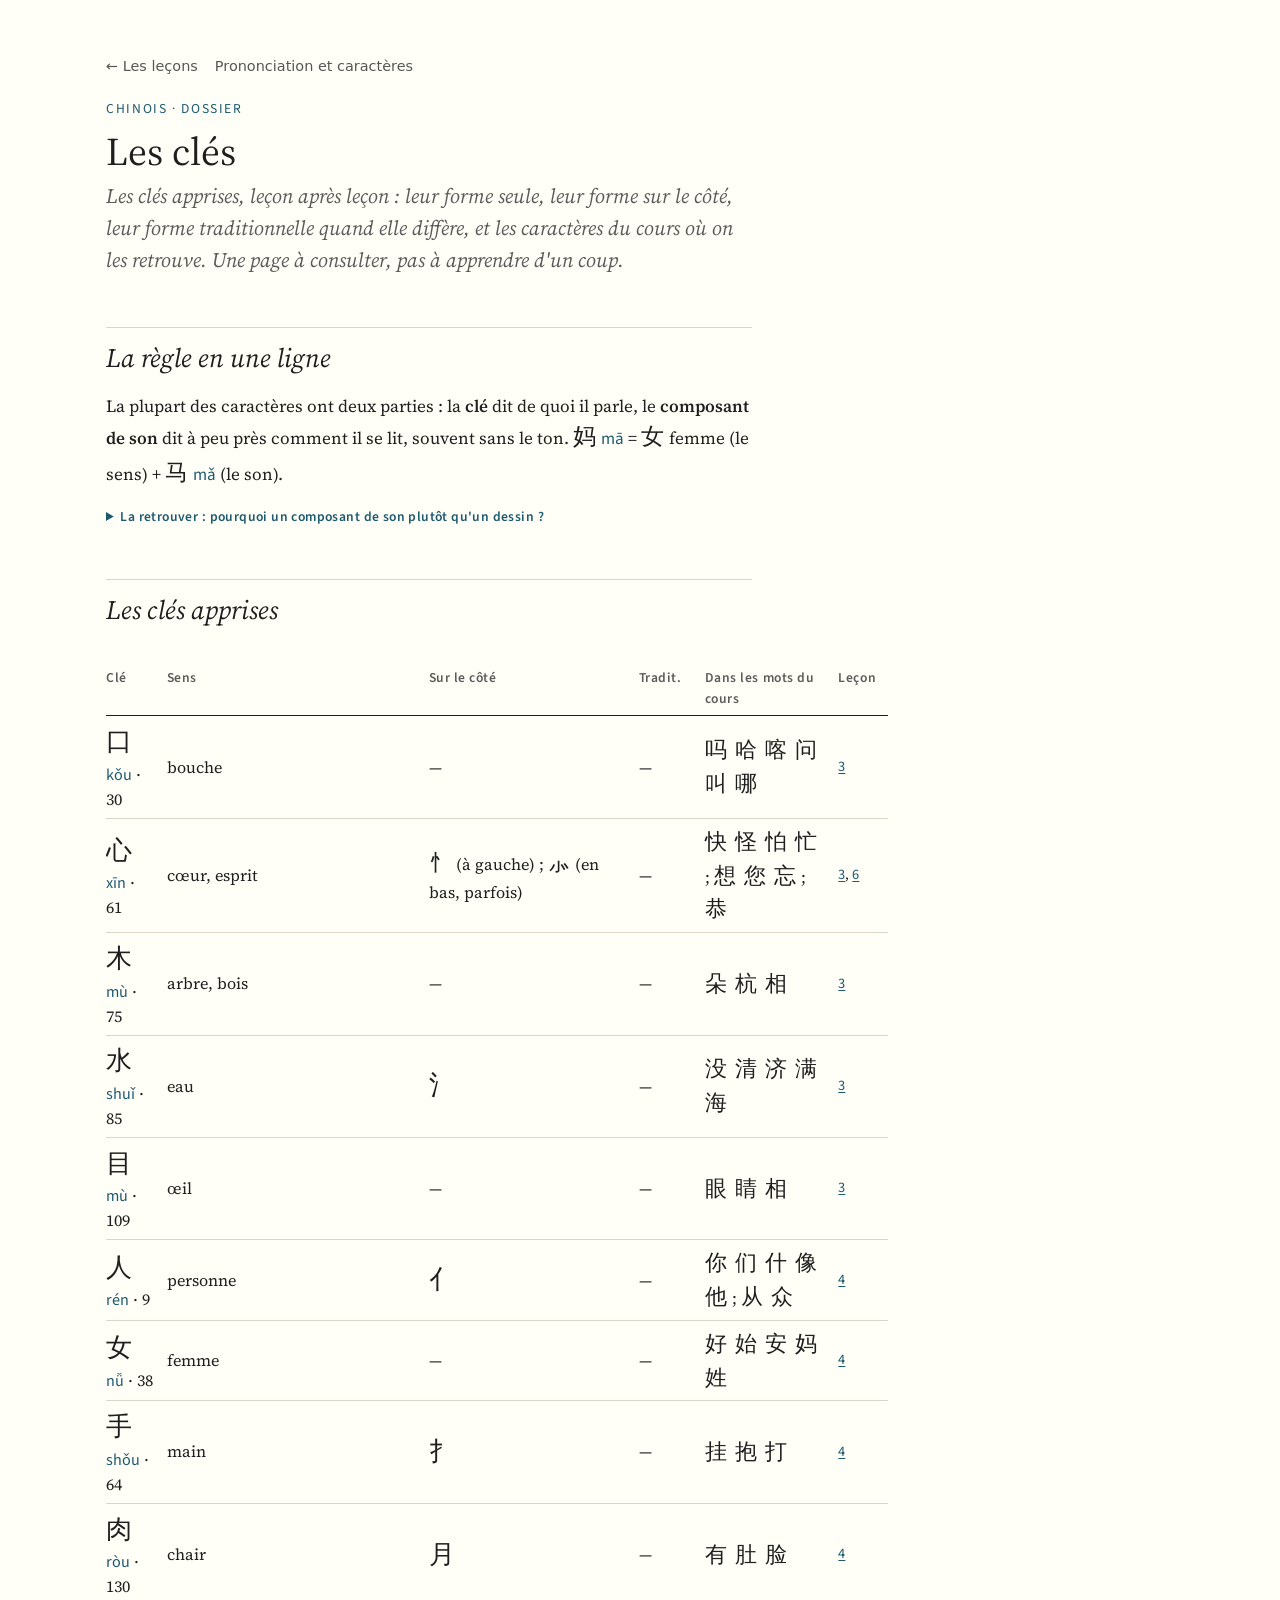
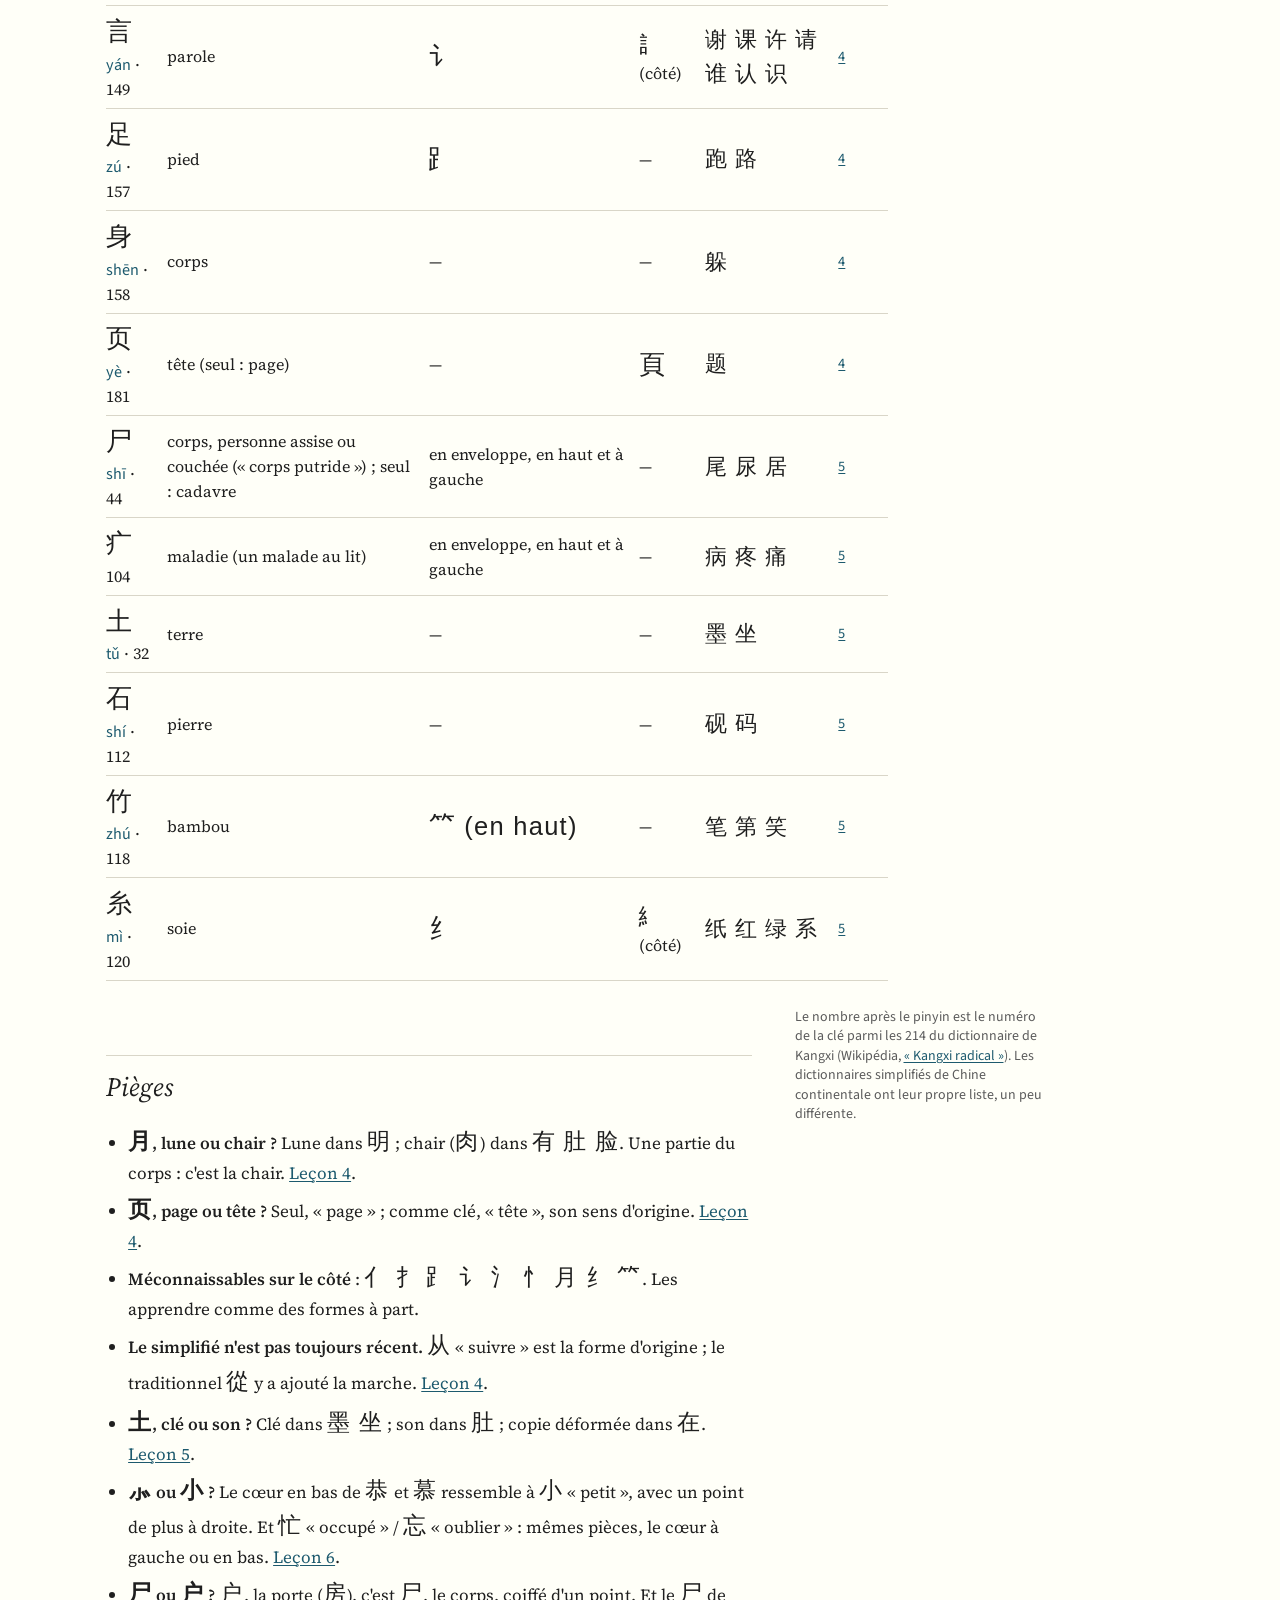
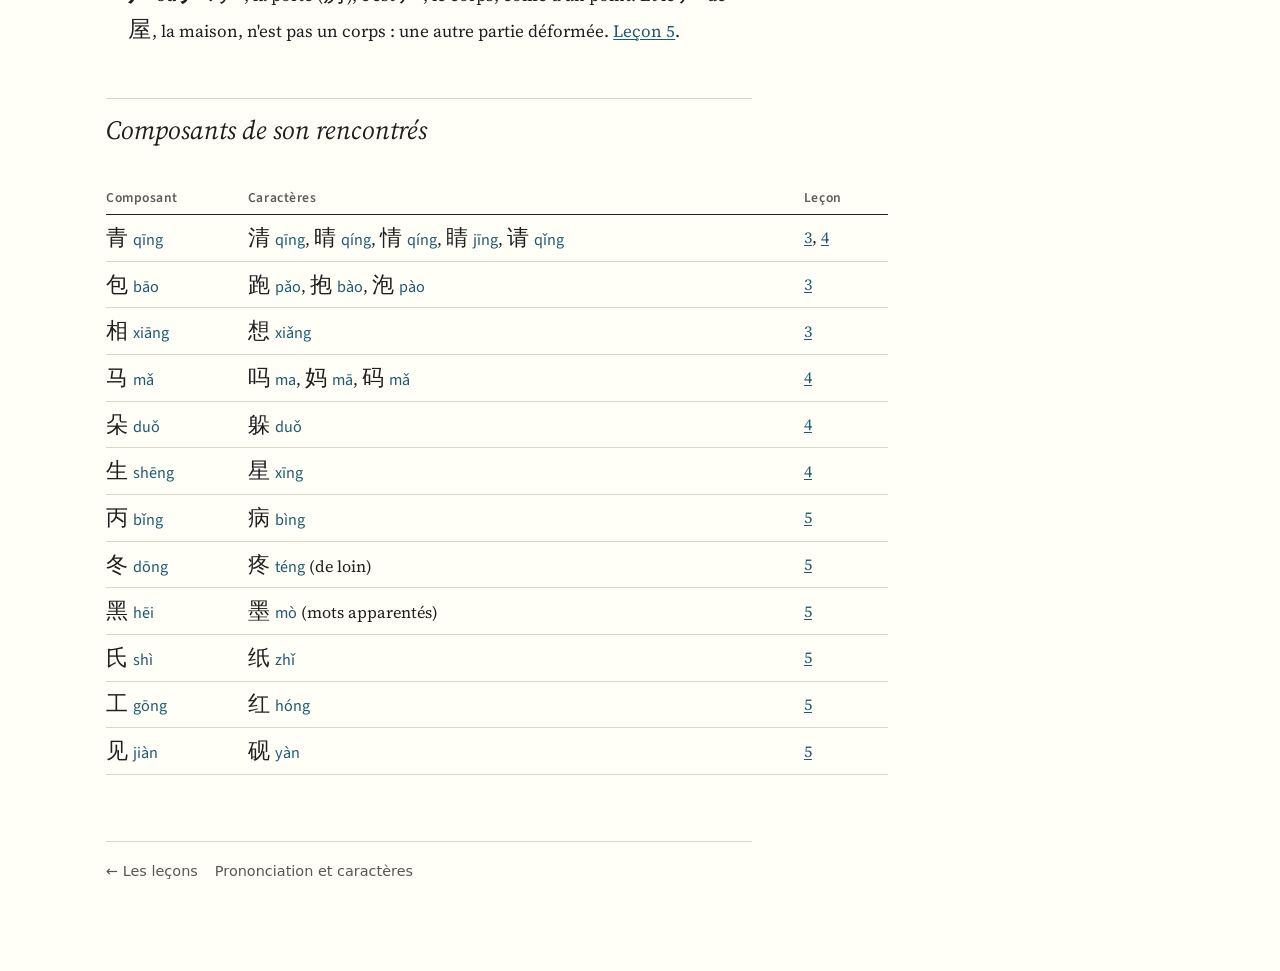
<file: cours/reference/cles.html>
<!doctype html>
<html lang="fr" data-public>
<head>
<meta charset="utf-8">
<meta name="viewport" content="width=device-width, initial-scale=1">
<title>Les clés</title>
<link rel="stylesheet" href="../assets/cours.css">
<script src="../assets/ancres-details.js" defer></script>
<script src="../assets/tableaux.js" defer></script>
<script src="../assets/son.js" defer></script>
<style>
  .cles td.hz, .cles td .grand { font-size: 1.5rem; }
  .cles td { vertical-align: top; }
  .cles .lecon { font-family: var(--sans); font-size: 0.85rem; white-space: nowrap; }
</style>
</head>
<body>
<main>
  <nav class="fil-retour" aria-label="Retour"><a href="../index.html">← Les leçons</a><a href="../../">Prononciation et caractères</a></nav>

<p class="surtitre">Chinois · Dossier</p>
<h1>Les clés</h1>
<p class="chapeau">Les clés apprises, leçon après leçon : leur forme seule, leur forme sur le côté, leur forme traditionnelle quand elle diffère, et les caractères du cours où on les retrouve. Une page à consulter, pas à apprendre d'un coup.</p>

<h2 id="regle">La règle en une ligne</h2>

<p>La plupart des caractères ont deux parties : la <strong>clé</strong> dit de quoi il parle, le <strong>composant de son</strong> dit à peu près comment il se lit, souvent sans le ton. <span class="hz">妈</span> <span class="py">mā</span> = <span class="hz">女</span> femme (le sens) + <span class="hz">马</span> <span class="py">mǎ</span> (le son).</p>

<details id="retrouver-regle">
<summary>La retrouver : pourquoi un composant de son plutôt qu'un dessin ?</summary>
<p>Une langue riche en homophones (<span class="hz">目</span> et <span class="hz">木</span> se disent tous deux <span class="py">mù</span>) ne peut pas tout dessiner. On prend donc un caractère connu pour son son, et on lui ajoute une clé pour lever l'ambiguïté : <span class="hz">青</span> <span class="py">qīng</span> donne <span class="hz">清</span> (l'eau), <span class="hz">晴</span> (le soleil), <span class="hz">情</span> (le cœur), <span class="hz">请</span> (la parole). Ces caractères en deux parties font 58 % des 3 500 caractères courants (Wikipédia, <a href="https://en.wikipedia.org/wiki/Chinese_character_classification">« Chinese character classification »</a>). Détails : <a href="../lessons/0003-troisieme-cours.html#phonetique">leçon 3</a>, <a href="../lessons/0004-petite-etoile.html#lire-plan">leçon 4</a>.</p>
</details>

<h2 id="tableau">Les clés apprises</h2>

<div class="table-wrap">
<table class="phrases cles">
  <tr><th>Clé</th><th>Sens</th><th>Sur le côté</th><th>Tradit.</th><th>Dans les mots du cours</th><th>Leçon</th></tr>
  <tr id="c-kou"><td><span class="grand hz">口</span><br><span class="py">kǒu</span> · 30</td><td>bouche</td><td>—</td><td>—</td><td><span class="hz">吗 哈 喀 问 叫 哪</span></td><td class="lecon"><a href="../lessons/0003-troisieme-cours.html#cle-bouche">3</a></td></tr>
  <tr id="c-xin"><td><span class="grand hz">心</span><br><span class="py">xīn</span> · 61</td><td>cœur, esprit</td><td><span class="hz">忄</span> (à gauche) ; <span class="hz">⺗</span> (en bas, parfois)</td><td>—</td><td><span class="hz">快 怪 怕 忙</span> ; <span class="hz">想 您 忘</span> ; <span class="hz">恭</span></td><td class="lecon"><a href="../lessons/0003-troisieme-cours.html#cle-coeur">3</a>, <a href="../lessons/0006-mon-ami.html#trois-formes">6</a></td></tr>
  <tr id="c-mu-arbre"><td><span class="grand hz">木</span><br><span class="py">mù</span> · 75</td><td>arbre, bois</td><td>—</td><td>—</td><td><span class="hz">朵 杭 相</span></td><td class="lecon"><a href="../lessons/0003-troisieme-cours.html#cle-arbre">3</a></td></tr>
  <tr id="c-shui"><td><span class="grand hz">水</span><br><span class="py">shuǐ</span> · 85</td><td>eau</td><td class="hz">氵</td><td>—</td><td><span class="hz">没 清 济 满 海</span></td><td class="lecon"><a href="../lessons/0003-troisieme-cours.html#cle-eau">3</a></td></tr>
  <tr id="c-mu"><td><span class="grand hz">目</span><br><span class="py">mù</span> · 109</td><td>œil</td><td>—</td><td>—</td><td><span class="hz">眼 睛 相</span></td><td class="lecon"><a href="../lessons/0003-troisieme-cours.html#cle-oeil">3</a></td></tr>
  <tr id="c-ren"><td><span class="grand hz">人</span><br><span class="py">rén</span> · 9</td><td>personne</td><td class="hz">亻</td><td>—</td><td><span class="hz">你 们 什 像 他</span> ; <span class="hz">从 众</span></td><td class="lecon"><a href="../lessons/0004-petite-etoile.html#cle-ren">4</a></td></tr>
  <tr id="c-nv"><td><span class="grand hz">女</span><br><span class="py">nǚ</span> · 38</td><td>femme</td><td>—</td><td>—</td><td><span class="hz">好 始 安 妈 姓</span></td><td class="lecon"><a href="../lessons/0004-petite-etoile.html#cle-nv">4</a></td></tr>
  <tr id="c-shou"><td><span class="grand hz">手</span><br><span class="py">shǒu</span> · 64</td><td>main</td><td class="hz">扌</td><td>—</td><td><span class="hz">挂 抱 打</span></td><td class="lecon"><a href="../lessons/0004-petite-etoile.html#cle-shou">4</a></td></tr>
  <tr id="c-rou"><td><span class="grand hz">肉</span><br><span class="py">ròu</span> · 130</td><td>chair</td><td class="hz">月</td><td>—</td><td><span class="hz">有 肚 脸</span></td><td class="lecon"><a href="../lessons/0004-petite-etoile.html#cle-rou">4</a></td></tr>
  <tr id="c-yan"><td><span class="grand hz">言</span><br><span class="py">yán</span> · 149</td><td>parole</td><td class="hz">讠</td><td><span class="hz">訁</span> (côté)</td><td><span class="hz">谢 课 许 请 谁 认 识</span></td><td class="lecon"><a href="../lessons/0004-petite-etoile.html#cle-yan">4</a></td></tr>
  <tr id="c-zu"><td><span class="grand hz">足</span><br><span class="py">zú</span> · 157</td><td>pied</td><td class="hz">⻊</td><td>—</td><td><span class="hz">跑 路</span></td><td class="lecon"><a href="../lessons/0004-petite-etoile.html#cle-zu">4</a></td></tr>
  <tr id="c-shen"><td><span class="grand hz">身</span><br><span class="py">shēn</span> · 158</td><td>corps</td><td>—</td><td>—</td><td><span class="hz">躲</span></td><td class="lecon"><a href="../lessons/0004-petite-etoile.html#cle-shen">4</a></td></tr>
  <tr id="c-ye"><td><span class="grand hz">页</span><br><span class="py">yè</span> · 181</td><td>tête (seul : page)</td><td>—</td><td class="hz">頁</td><td><span class="hz">题</span></td><td class="lecon"><a href="../lessons/0004-petite-etoile.html#cle-ye">4</a></td></tr>
  <tr id="c-shi-corps"><td><span class="grand hz">尸</span><br><span class="py">shī</span> · 44</td><td>corps, personne assise ou couchée (« corps putride ») ; seul : cadavre</td><td>en enveloppe, en haut et à gauche</td><td>—</td><td><span class="hz">尾 尿 居</span></td><td class="lecon"><a href="../lessons/0005-nombres.html#cle-shi-corps">5</a></td></tr>
  <tr id="c-ne"><td><span class="grand hz">疒</span><br>104</td><td>maladie (un malade au lit)</td><td>en enveloppe, en haut et à gauche</td><td>—</td><td><span class="hz">病 疼 痛</span></td><td class="lecon"><a href="../lessons/0005-nombres.html#cle-ne">5</a></td></tr>
  <tr id="c-tu"><td><span class="grand hz">土</span><br><span class="py">tǔ</span> · 32</td><td>terre</td><td>—</td><td>—</td><td><span class="hz">墨 坐</span></td><td class="lecon"><a href="../lessons/0005-nombres.html#cle-tu">5</a></td></tr>
  <tr id="c-shi"><td><span class="grand hz">石</span><br><span class="py">shí</span> · 112</td><td>pierre</td><td>—</td><td>—</td><td><span class="hz">砚 码</span></td><td class="lecon"><a href="../lessons/0005-nombres.html#cle-shi">5</a></td></tr>
  <tr id="c-zhu"><td><span class="grand hz">竹</span><br><span class="py">zhú</span> · 118</td><td>bambou</td><td class="hz">⺮ (en haut)</td><td>—</td><td><span class="hz">笔 第 笑</span></td><td class="lecon"><a href="../lessons/0005-nombres.html#cle-zhu">5</a></td></tr>
  <tr id="c-mi"><td><span class="grand hz">糸</span><br><span class="py">mì</span> · 120</td><td>soie</td><td class="hz">纟</td><td><span class="hz">糹</span> (côté)</td><td><span class="hz">纸 红 绿 系</span></td><td class="lecon"><a href="../lessons/0005-nombres.html#cle-mi">5</a></td></tr>
</table>
</div>
<p class="note">Le nombre après le pinyin est le numéro de la clé parmi les 214 du dictionnaire de Kangxi (Wikipédia, <a href="https://en.wikipedia.org/wiki/Kangxi_radical">« Kangxi radical »</a>). Les dictionnaires simplifiés de Chine continentale ont leur propre liste, un peu différente.</p>

<h2 id="pieges">Pièges</h2>

<ul>
  <li id="piege-yue"><strong><span class="hz">月</span>, lune ou chair ?</strong> Lune dans <span class="hz">明</span> ; chair (<span class="hz">肉</span>) dans <span class="hz">有 肚 脸</span>. Une partie du corps : c'est la chair. <a href="../lessons/0004-petite-etoile.html#deux-lunes">Leçon 4</a>.</li>
  <li id="piege-ye"><strong><span class="hz">页</span>, page ou tête ?</strong> Seul, « page » ; comme clé, « tête », son sens d'origine. <a href="../lessons/0004-petite-etoile.html#tete-page">Leçon 4</a>.</li>
  <li id="piege-cote"><strong>Méconnaissables sur le côté</strong> : <span class="hz">亻 扌 ⻊ 讠 氵 忄 月 纟 ⺮</span>. Les apprendre comme des formes à part.</li>
  <li id="piege-simplifie"><strong>Le simplifié n'est pas toujours récent.</strong> <span class="hz">从</span> « suivre » est la forme d'origine ; le traditionnel <span class="hz">從</span> y a ajouté la marche. <a href="../lessons/0004-petite-etoile.html#plus-ancien">Leçon 4</a>.</li>
  <li id="piege-tu"><strong><span class="hz">土</span>, clé ou son ?</strong> Clé dans <span class="hz">墨 坐</span> ; son dans <span class="hz">肚</span> ; copie déformée dans <span class="hz">在</span>. <a href="../lessons/0005-nombres.html#piege-tu">Leçon 5</a>.</li>
  <li id="piege-coeur-bas"><strong><span class="hz">⺗</span> ou <span class="hz">小</span> ?</strong> Le cœur en bas de <span class="hz">恭</span> et <span class="hz">慕</span> ressemble à <span class="hz">小</span> « petit », avec un point de plus à droite. Et <span class="hz">忙</span> « occupé » / <span class="hz">忘</span> « oublier » : mêmes pièces, le cœur à gauche ou en bas. <a href="../lessons/0006-mon-ami.html#mang-wang">Leçon 6</a>.</li>
  <li id="piege-hu"><strong><span class="hz">尸</span> ou <span class="hz">户</span> ?</strong> <span class="hz">户</span>, la porte (<span class="hz">房</span>), c'est <span class="hz">尸</span>, le corps, coiffé d'un point. Et le <span class="hz">尸</span> de <span class="hz">屋</span>, la maison, n'est pas un corps : une autre partie déformée. <a href="../lessons/0005-nombres.html#piege-hu">Leçon 5</a>.</li>
</ul>

<h2 id="sons">Composants de son rencontrés</h2>

<div class="table-wrap">
<table class="phrases">
  <tr><th>Composant</th><th>Caractères</th><th>Leçon</th></tr>
  <tr id="s-qing"><td><span class="hz">青</span> <span class="py">qīng</span></td><td><span class="hz">清</span> <span class="py">qīng</span>, <span class="hz">晴</span> <span class="py">qíng</span>, <span class="hz">情</span> <span class="py">qíng</span>, <span class="hz">睛</span> <span class="py">jīng</span>, <span class="hz">请</span> <span class="py">qǐng</span></td><td class="lecon"><a href="../lessons/0003-troisieme-cours.html#qing">3</a>, <a href="../lessons/0004-petite-etoile.html#ex-qing">4</a></td></tr>
  <tr id="s-bao"><td><span class="hz">包</span> <span class="py">bāo</span></td><td><span class="hz">跑</span> <span class="py">pǎo</span>, <span class="hz">抱</span> <span class="py">bào</span>, <span class="hz">泡</span> <span class="py">pào</span></td><td class="lecon"><a href="../lessons/0003-troisieme-cours.html#bao">3</a></td></tr>
  <tr id="s-xiang"><td><span class="hz">相</span> <span class="py">xiāng</span></td><td><span class="hz">想</span> <span class="py">xiǎng</span></td><td class="lecon"><a href="../lessons/0003-troisieme-cours.html#xiang3">3</a></td></tr>
  <tr id="s-ma"><td><span class="hz">马</span> <span class="py">mǎ</span></td><td><span class="hz">吗</span> <span class="py">ma</span>, <span class="hz">妈</span> <span class="py">mā</span>, <span class="hz">码</span> <span class="py">mǎ</span></td><td class="lecon"><a href="../lessons/0004-petite-etoile.html#ex-ma">4</a></td></tr>
  <tr id="s-duo"><td><span class="hz">朵</span> <span class="py">duǒ</span></td><td><span class="hz">躲</span> <span class="py">duǒ</span></td><td class="lecon"><a href="../lessons/0004-petite-etoile.html#ex-duo">4</a></td></tr>
  <tr id="s-sheng"><td><span class="hz">生</span> <span class="py">shēng</span></td><td><span class="hz">星</span> <span class="py">xīng</span></td><td class="lecon"><a href="../lessons/0004-petite-etoile.html#dv-xing">4</a></td></tr>
  <tr id="s-bing"><td><span class="hz">丙</span> <span class="py">bǐng</span></td><td><span class="hz">病</span> <span class="py">bìng</span></td><td class="lecon"><a href="../lessons/0005-nombres.html#c-bing">5</a></td></tr>
  <tr id="s-dong"><td><span class="hz">冬</span> <span class="py">dōng</span></td><td><span class="hz">疼</span> <span class="py">téng</span> (de loin)</td><td class="lecon"><a href="../lessons/0005-nombres.html#c-teng">5</a></td></tr>
  <tr id="s-hei"><td><span class="hz">黑</span> <span class="py">hēi</span></td><td><span class="hz">墨</span> <span class="py">mò</span> (mots apparentés)</td><td class="lecon"><a href="../lessons/0005-nombres.html#t-mo">5</a></td></tr>
  <tr id="s-shi"><td><span class="hz">氏</span> <span class="py">shì</span></td><td><span class="hz">纸</span> <span class="py">zhǐ</span></td><td class="lecon"><a href="../lessons/0005-nombres.html#t-zhi">5</a></td></tr>
  <tr id="s-gong"><td><span class="hz">工</span> <span class="py">gōng</span></td><td><span class="hz">红</span> <span class="py">hóng</span></td><td class="lecon"><a href="../lessons/0005-nombres.html#cle-mi">5</a></td></tr>
  <tr id="s-jian"><td><span class="hz">见</span> <span class="py">jiàn</span></td><td><span class="hz">砚</span> <span class="py">yàn</span></td><td class="lecon"><a href="../lessons/0005-nombres.html#t-yan">5</a></td></tr>
</table>
</div>

  <nav class="fil-retour bas" aria-label="Retour"><a href="../index.html">← Les leçons</a><a href="../../">Prononciation et caractères</a></nav>
</main>
</body>
</html>
</file>
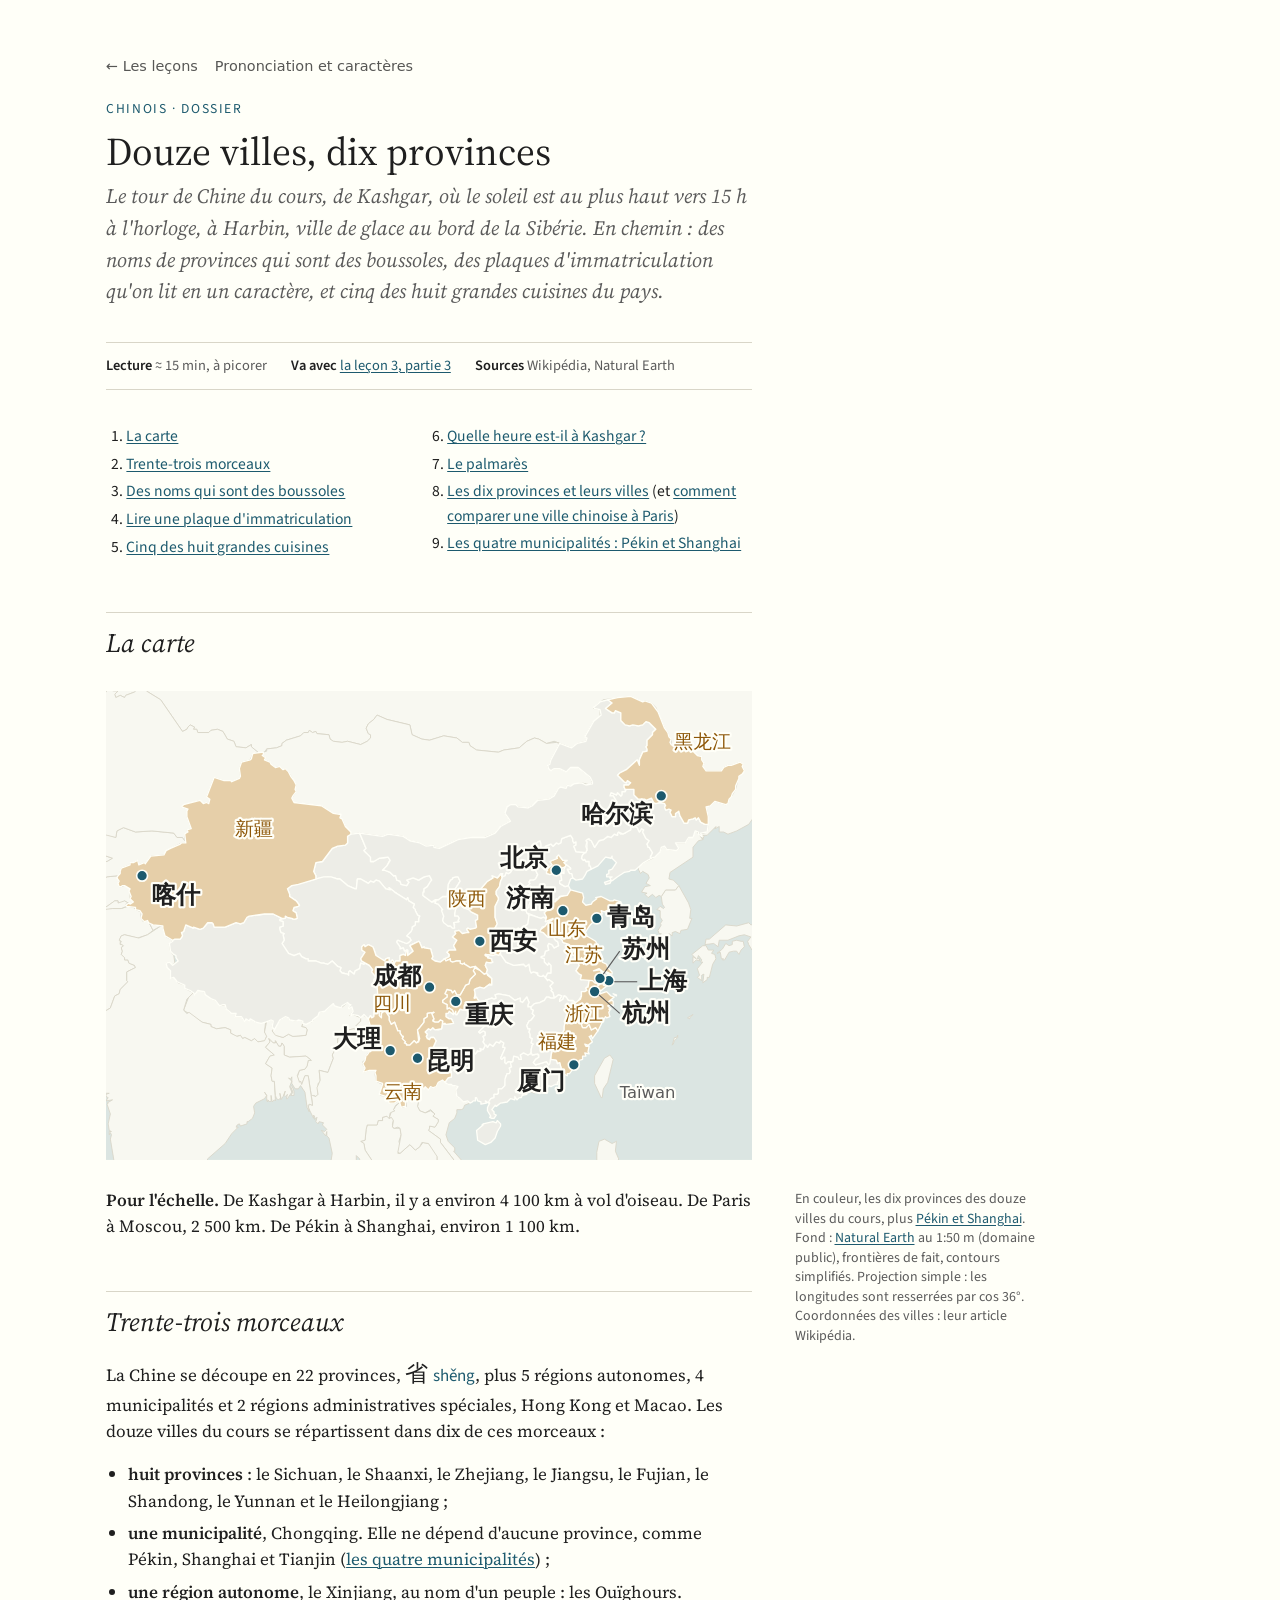
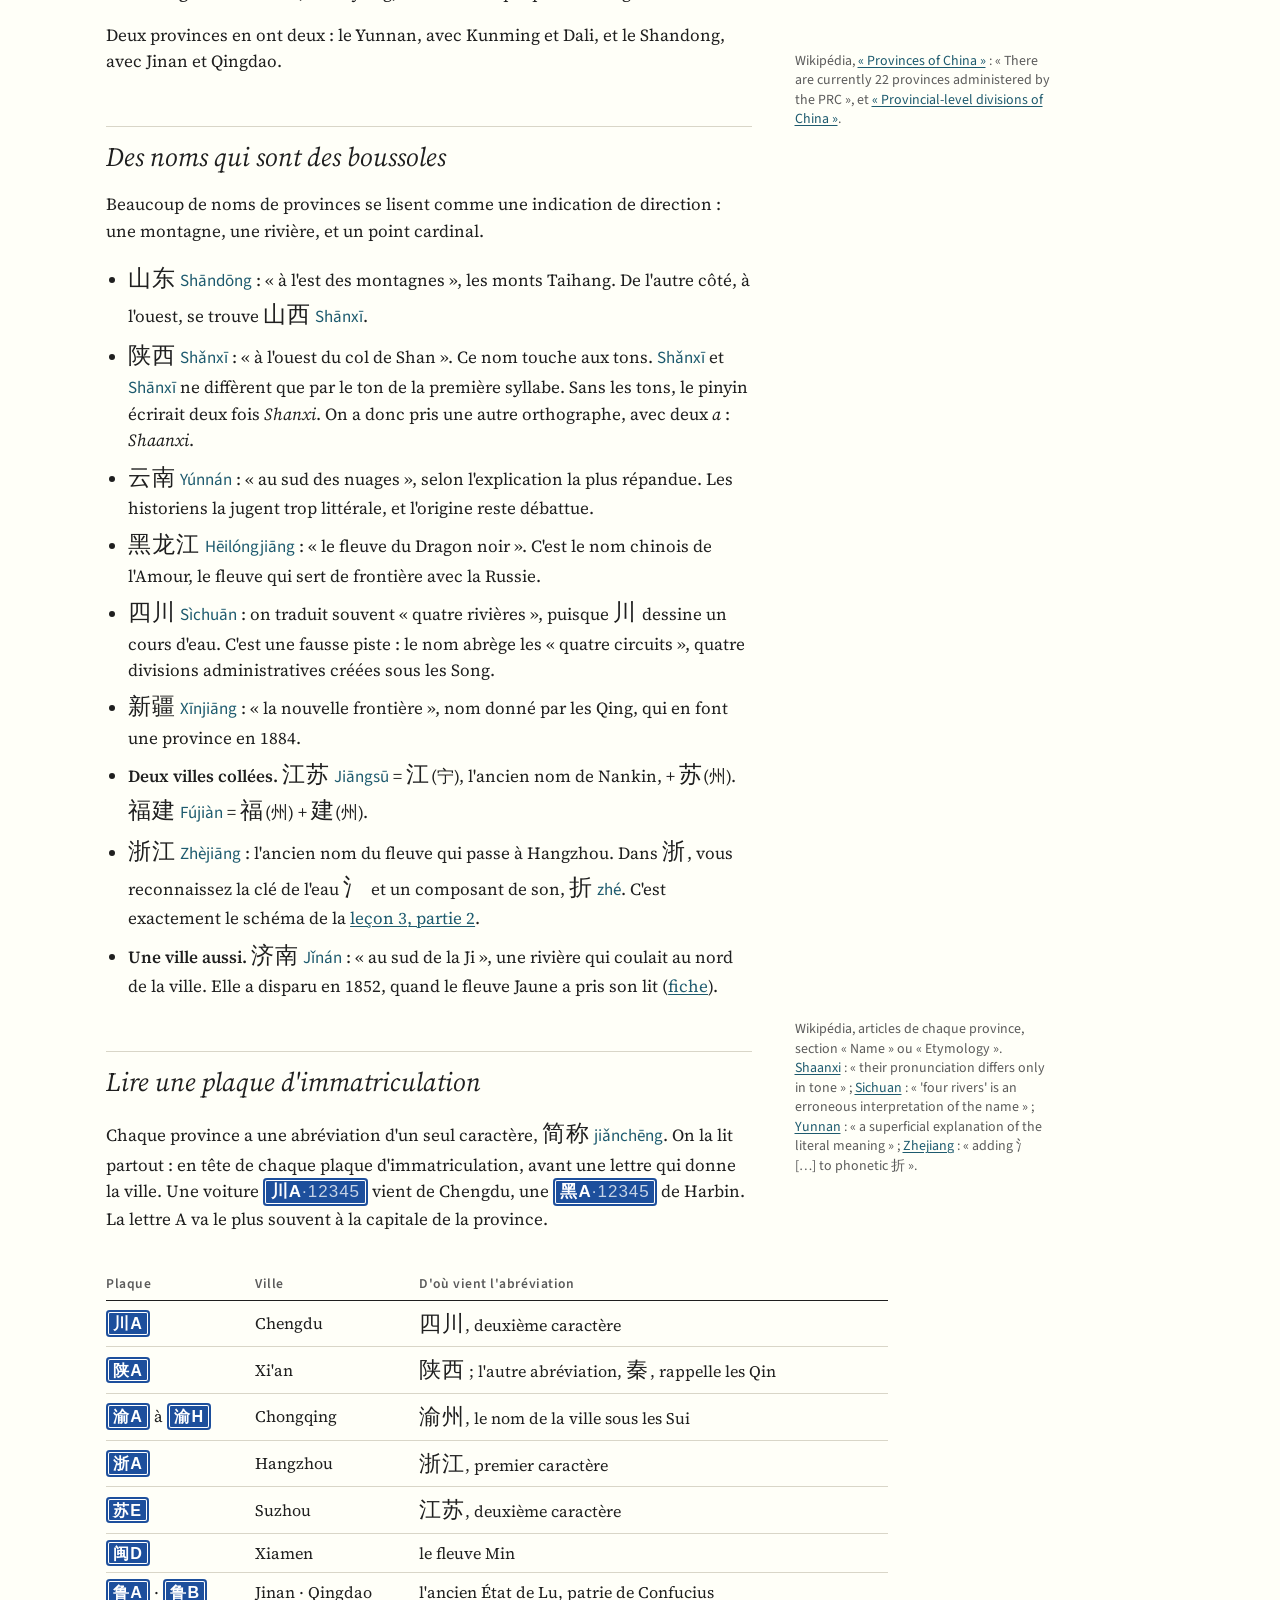
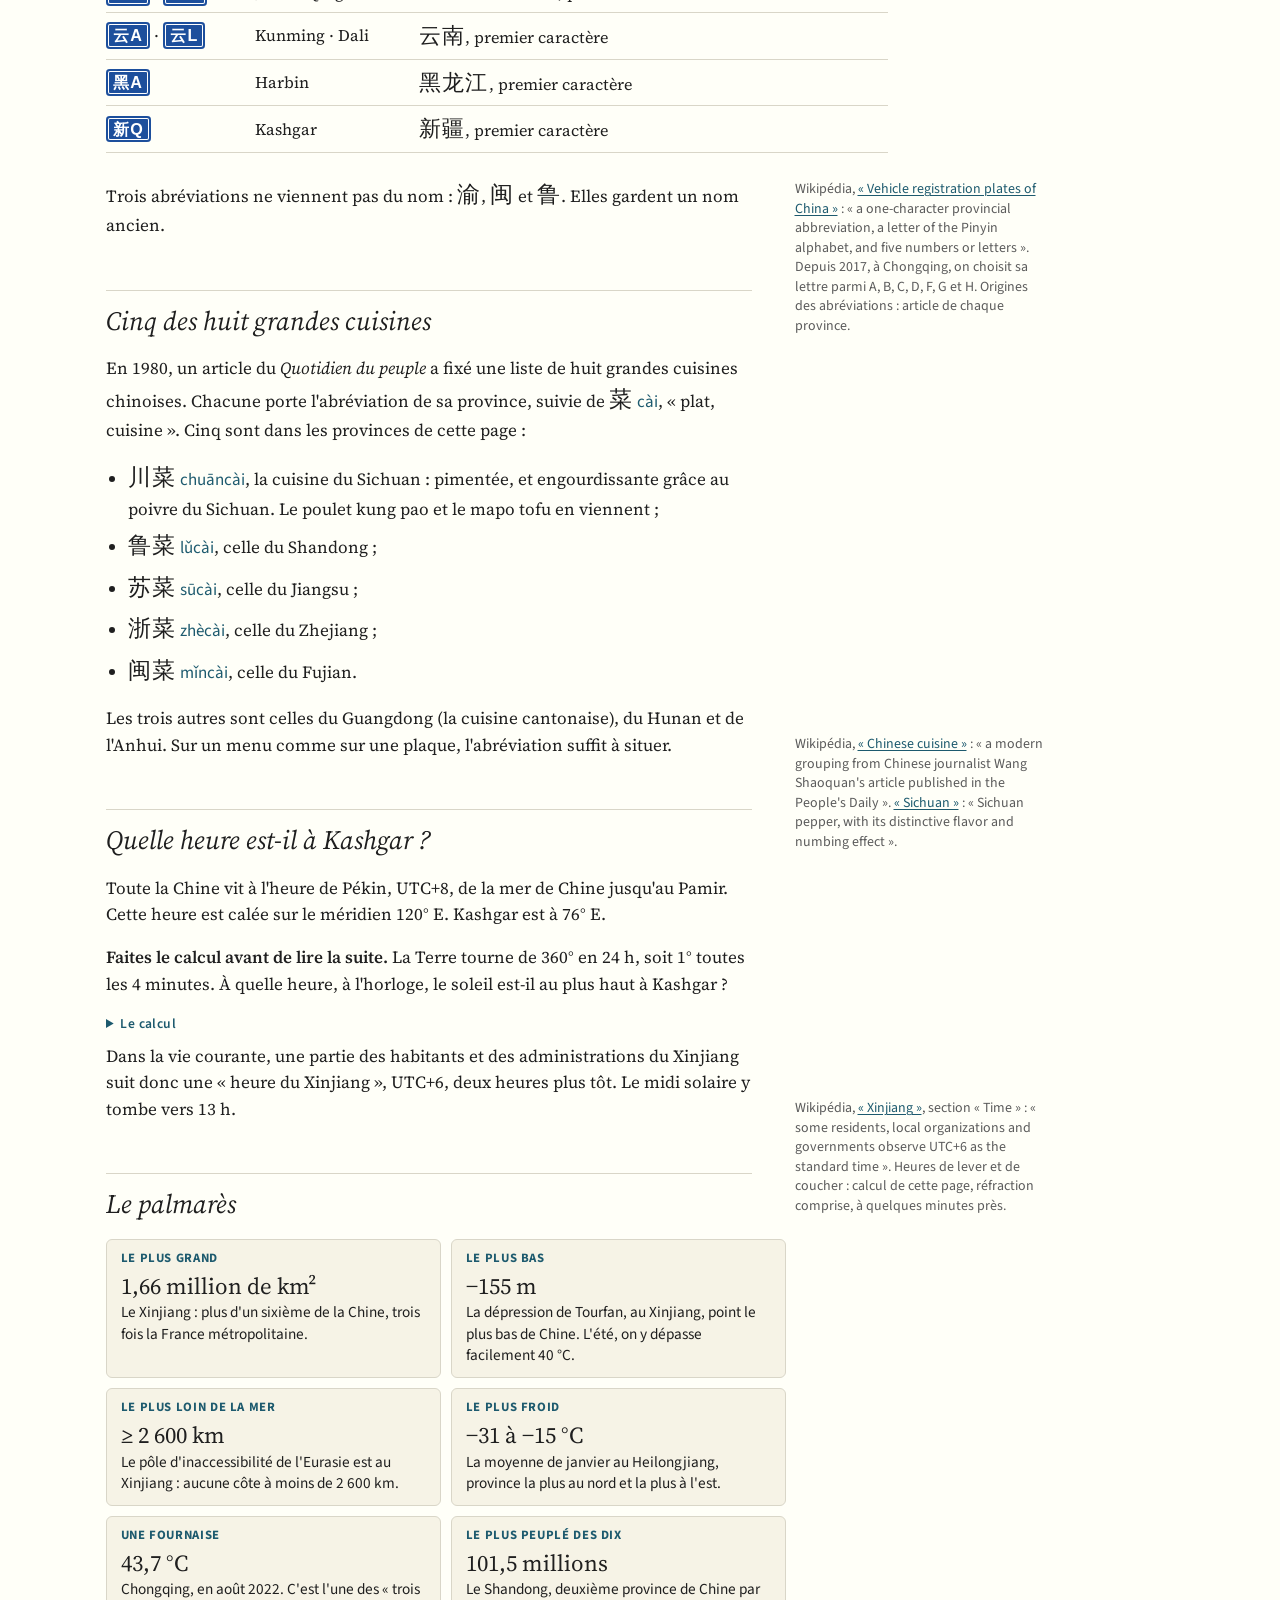
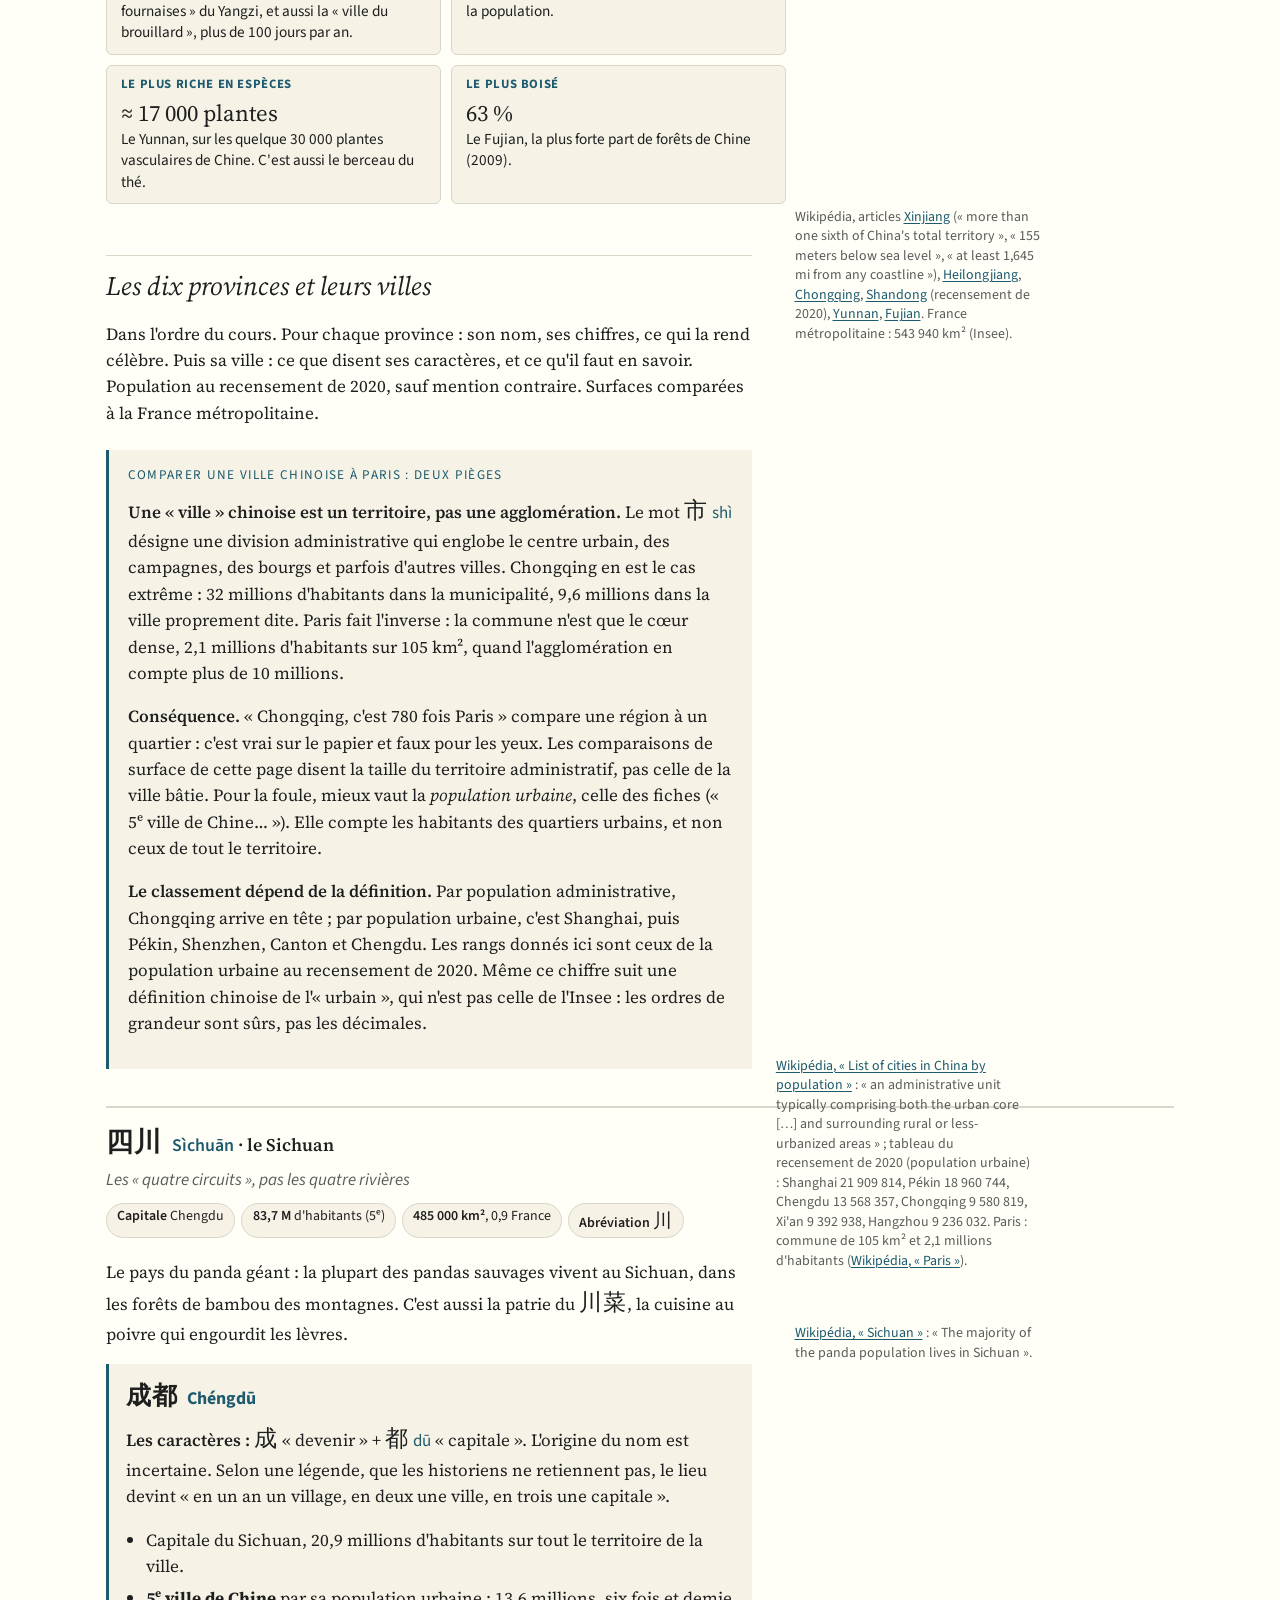
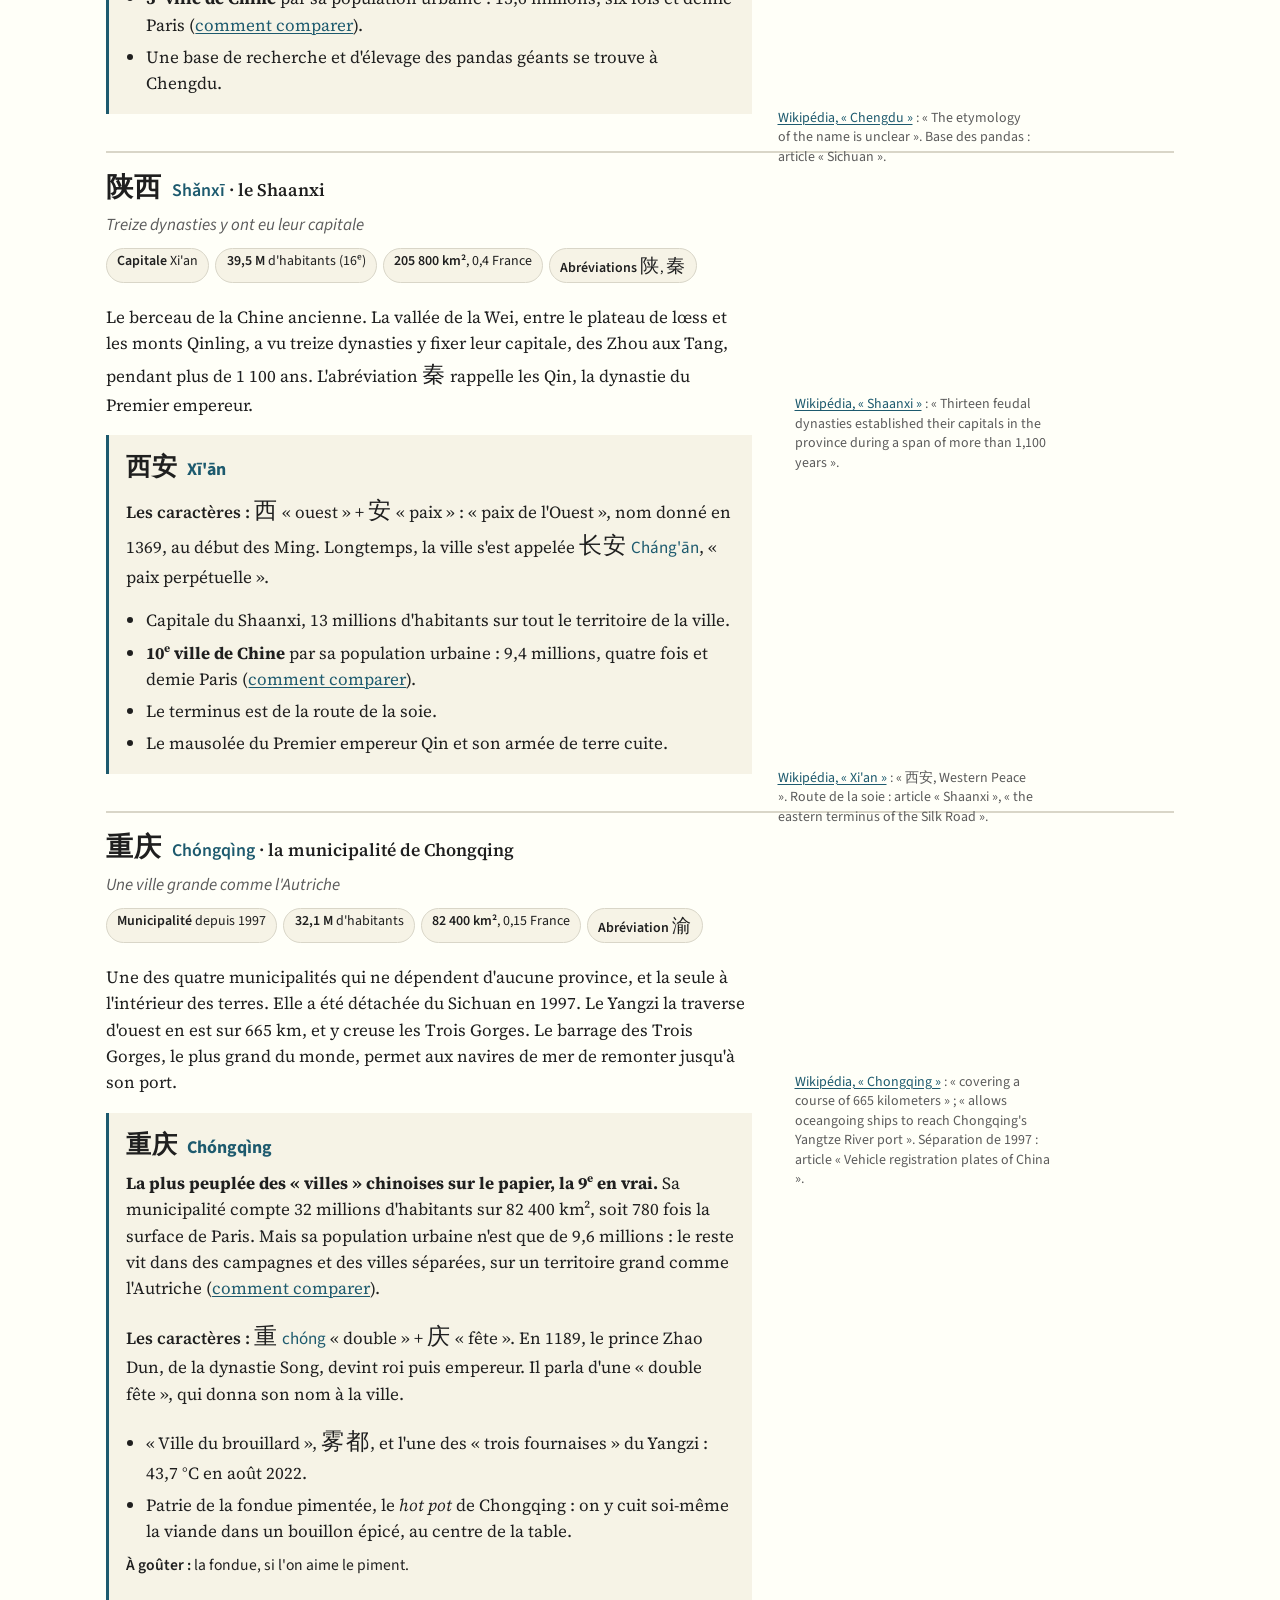
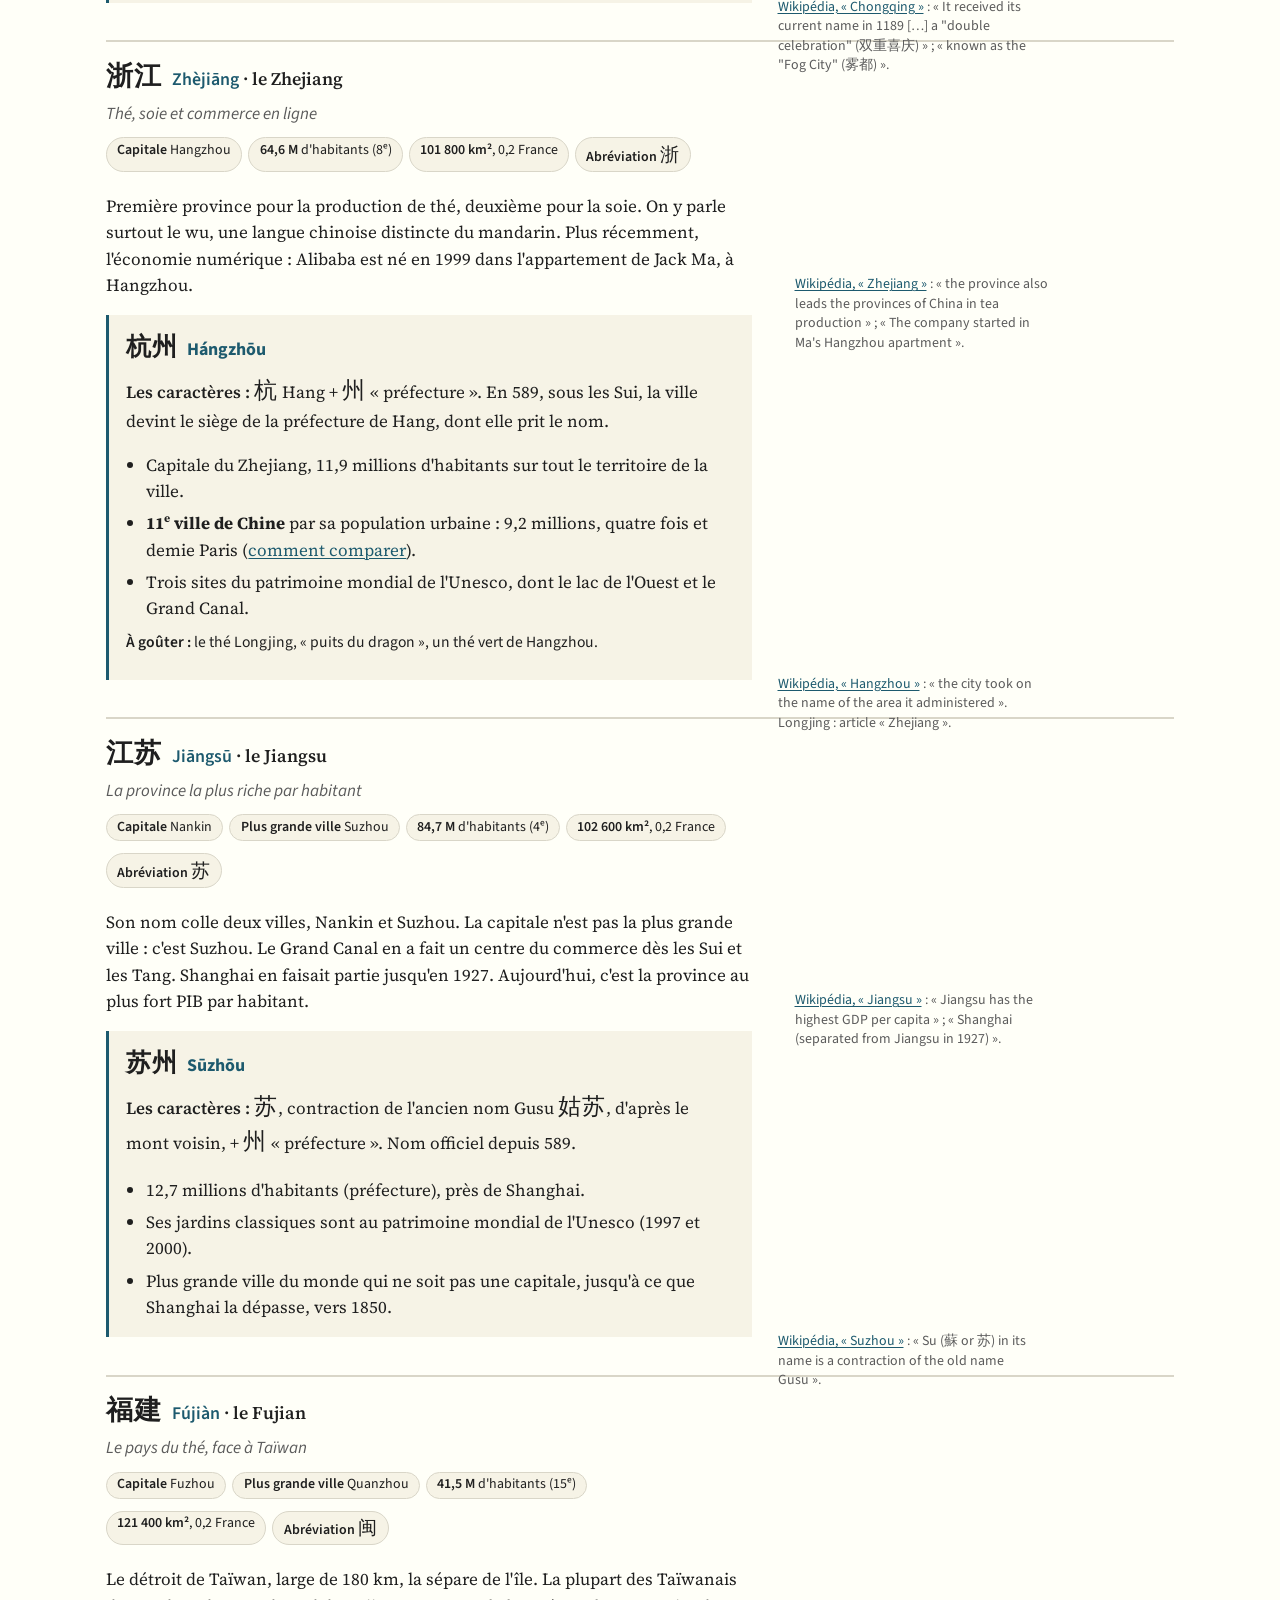
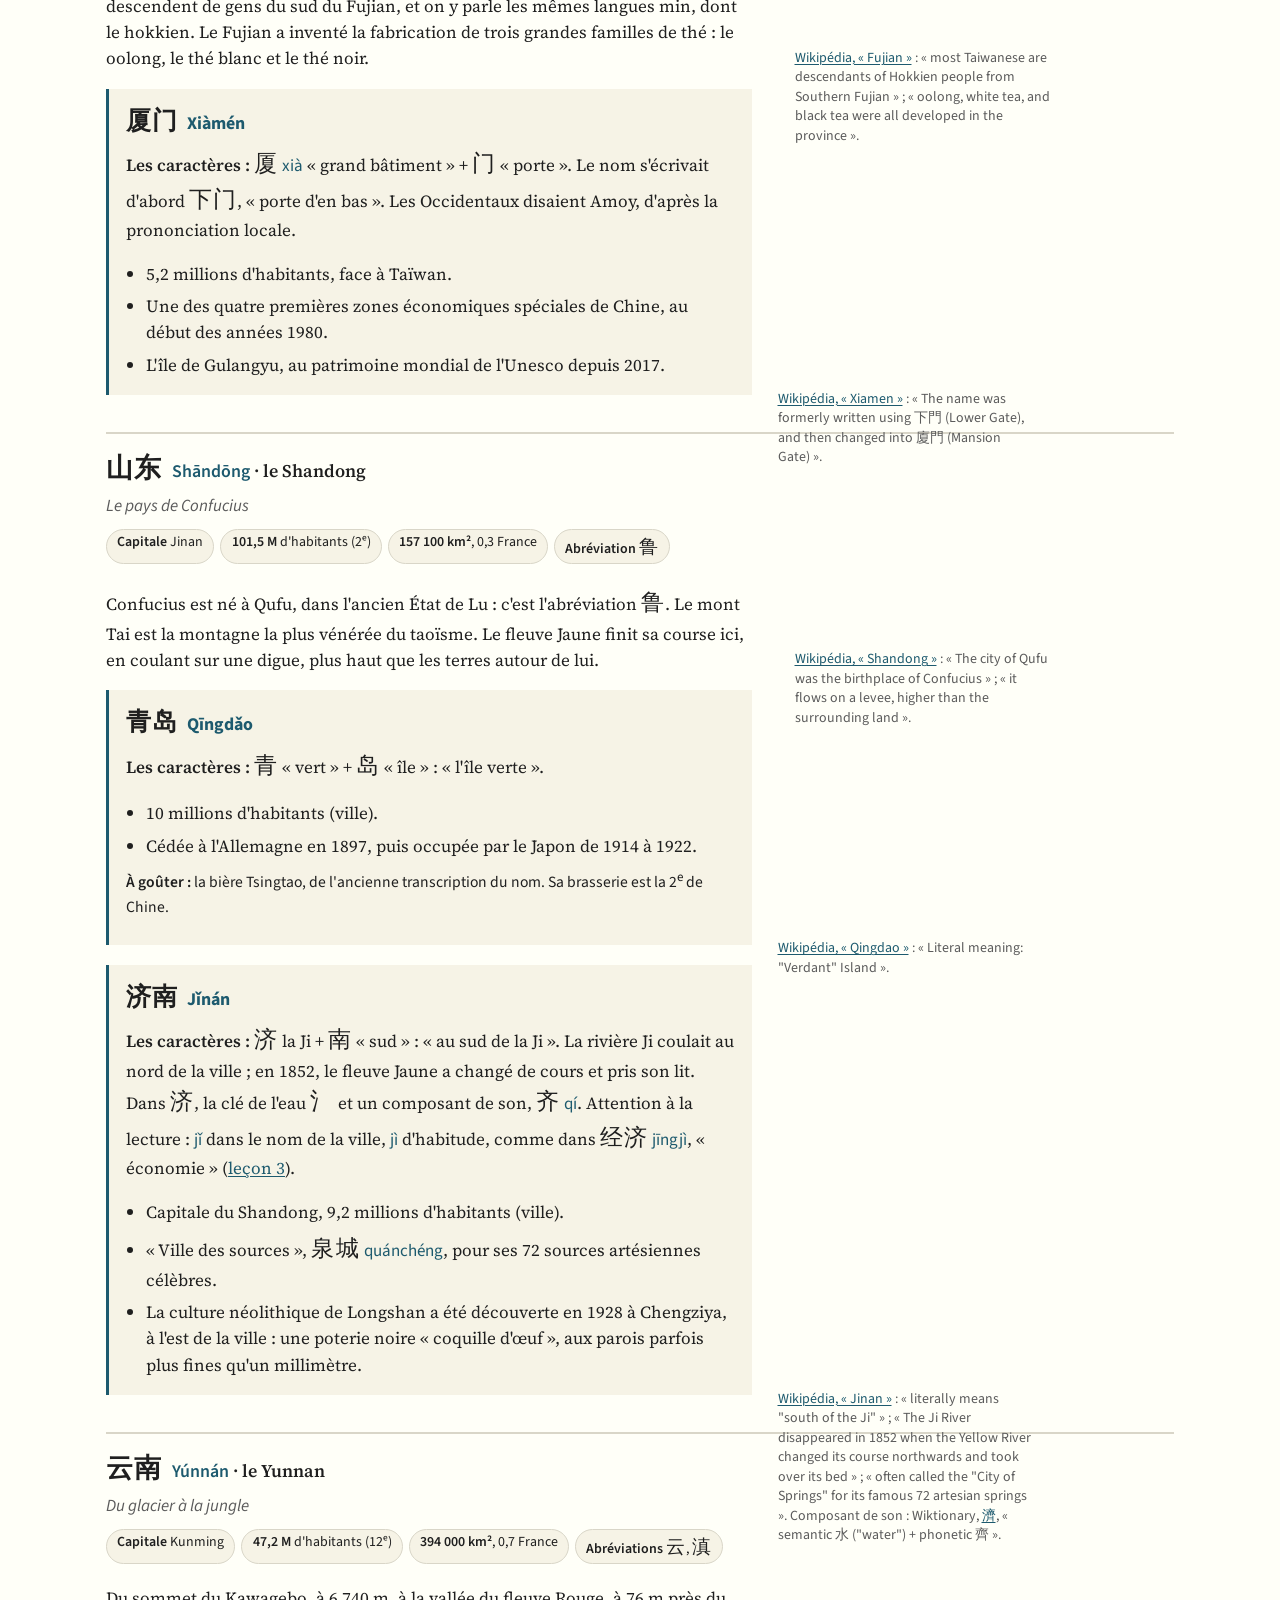
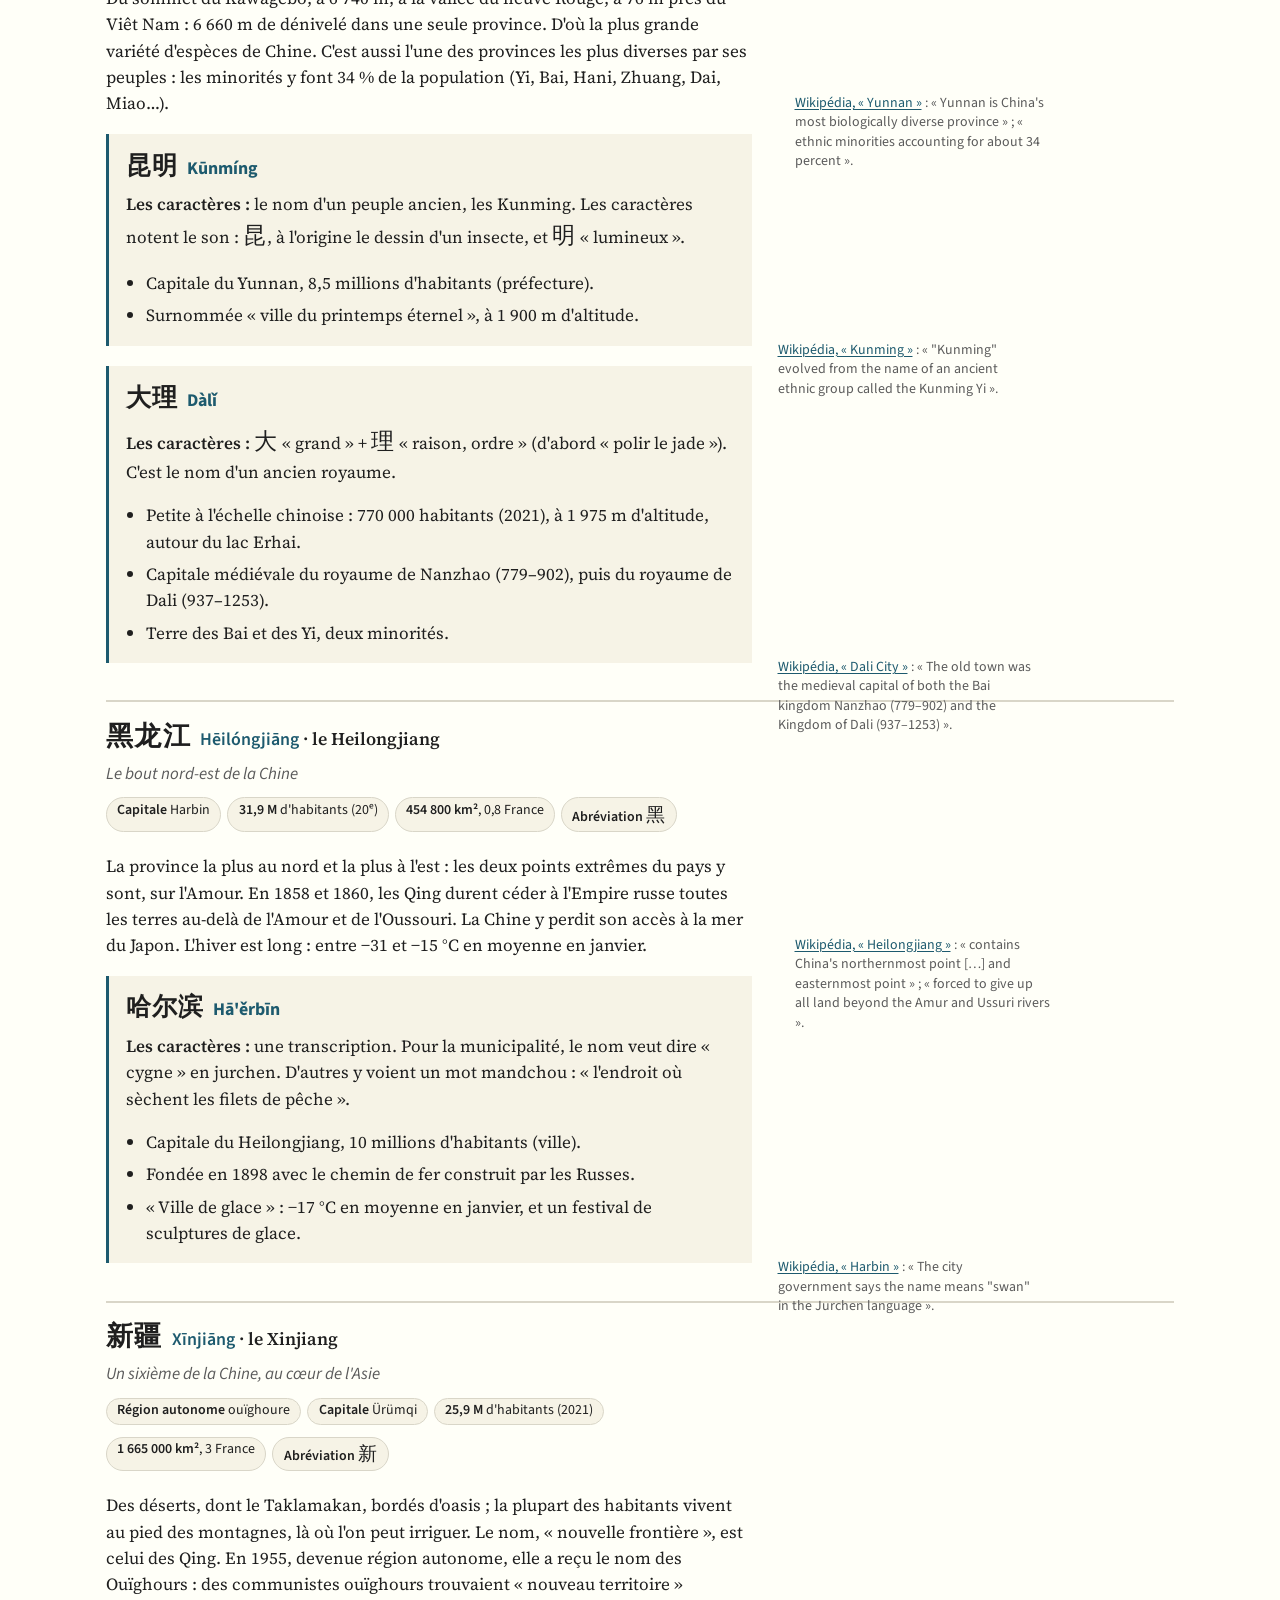
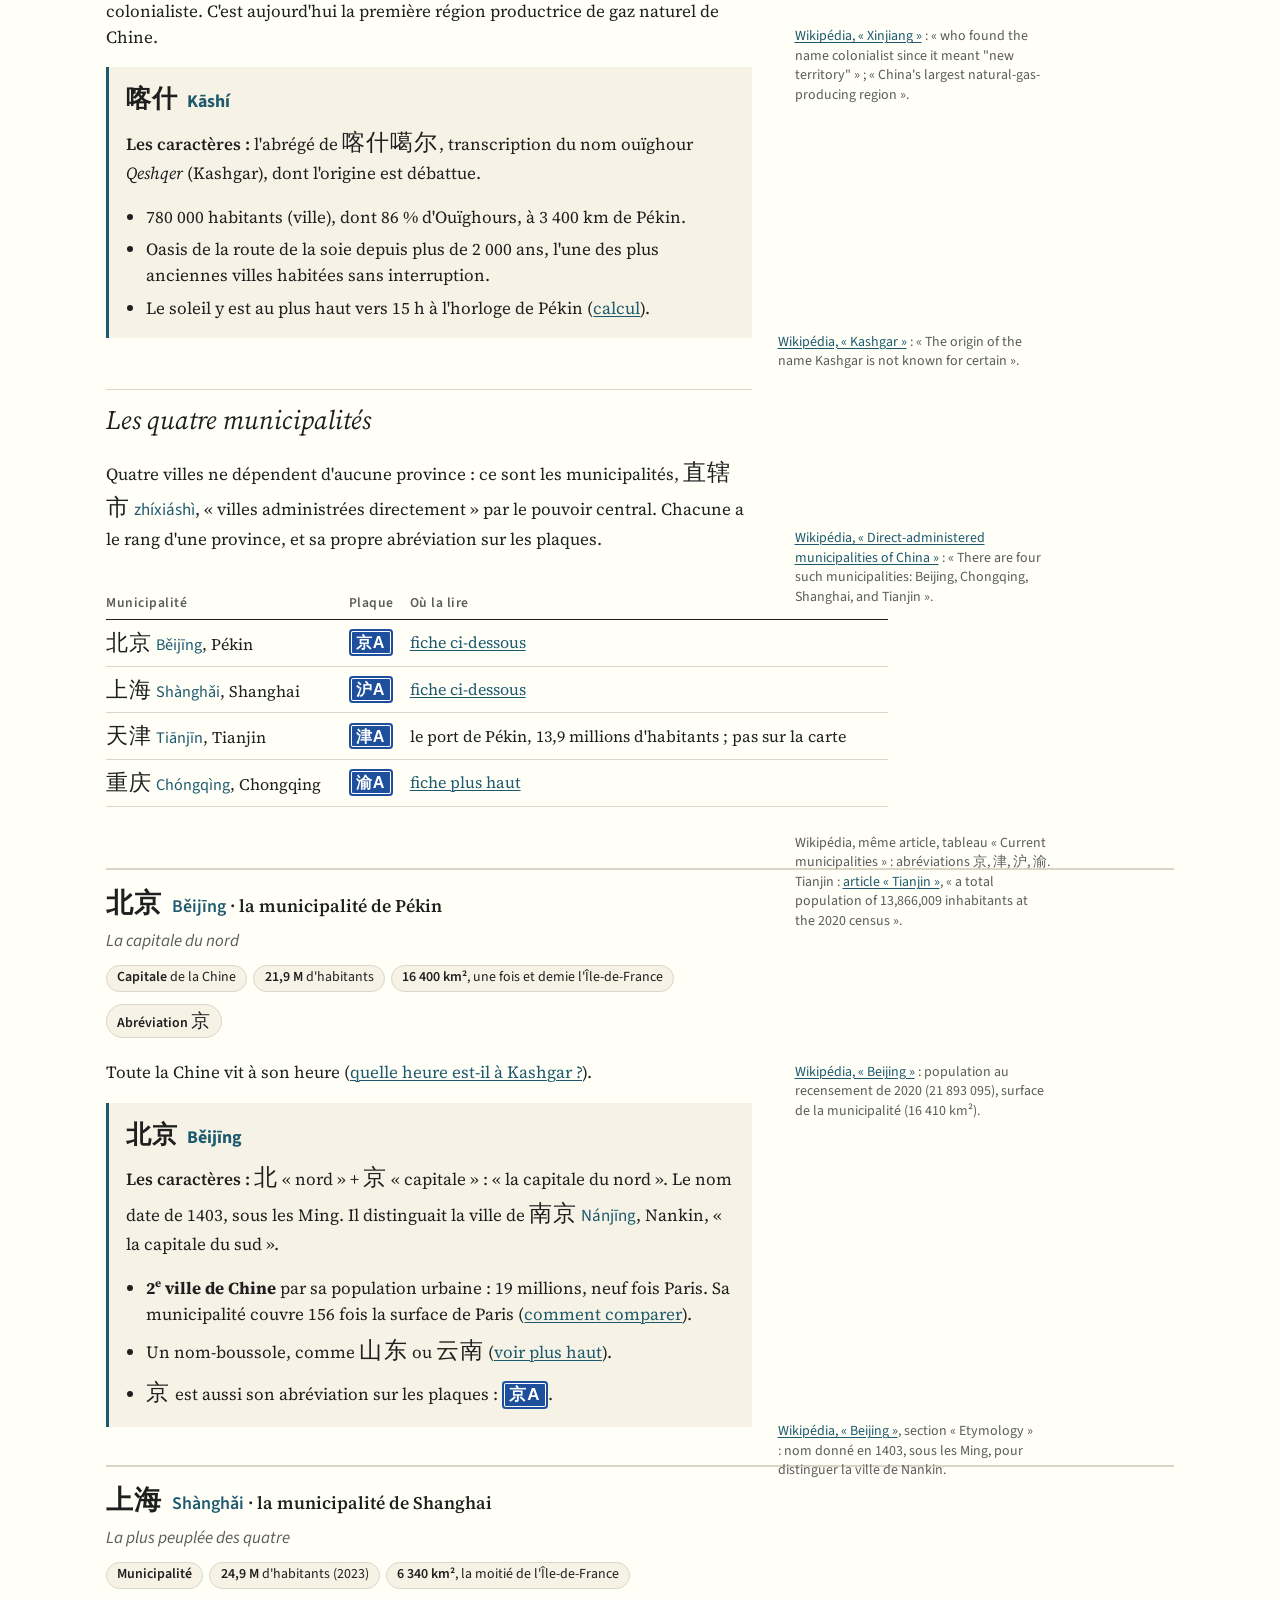
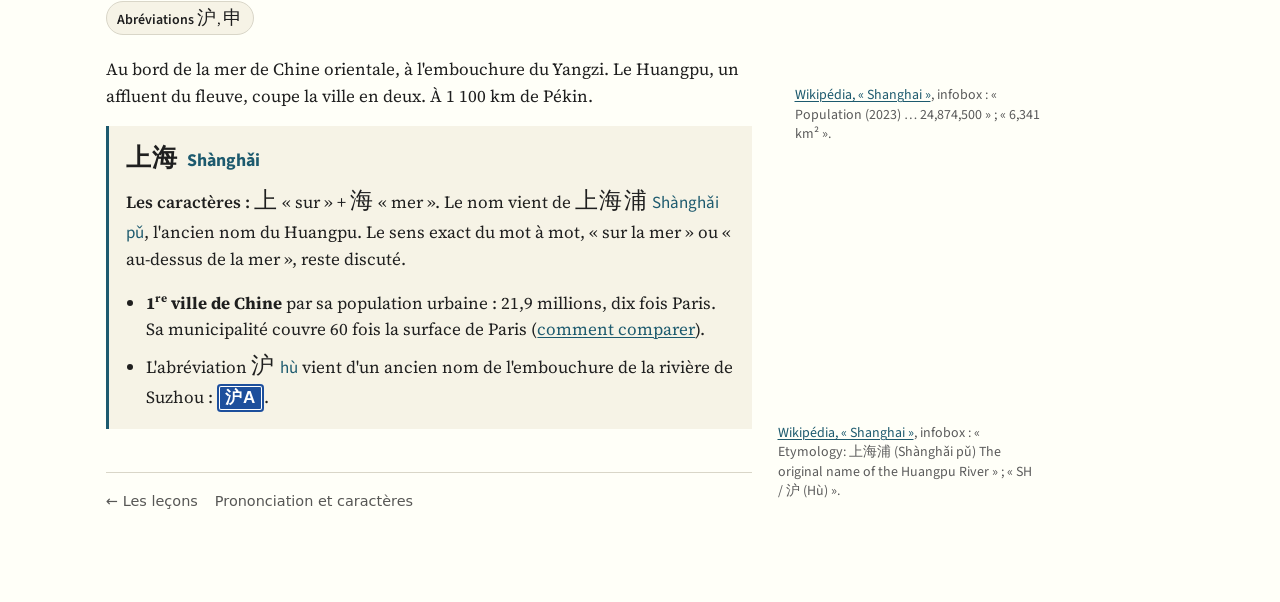
<file: cours/reference/villes-et-provinces.html>
<!doctype html>
<html lang="fr" data-public>
<head>
<meta charset="utf-8">
<meta name="viewport" content="width=device-width, initial-scale=1">
<title>Douze villes, dix provinces</title>
<link rel="stylesheet" href="../assets/cours.css">
<style>
  /* Carte */
  .carte svg { width: 100%; max-width: 40rem; height: auto; display: block; }
  .carte .mer { fill: color-mix(in srgb, var(--accent) 16%, var(--fond)); }
  .carte .voisin path { fill: color-mix(in srgb, var(--encre) 3%, var(--fond)); stroke: var(--filet); stroke-width: 0.8; }
  .carte .province path { fill: color-mix(in srgb, var(--encre) 8%, var(--fond)); stroke: var(--fond); stroke-width: 1.2; stroke-linejoin: round; }
  .carte .province path.vue { fill: color-mix(in srgb, var(--alerte) 32%, var(--fond)); }
  .carte .ville-p { fill: var(--accent); stroke: var(--fond); stroke-width: 1.5; }
  .carte .repere-p { fill: var(--encre-douce); }
  .carte text { paint-order: stroke; stroke: var(--fond); stroke-width: 4px; stroke-linejoin: round; }
  .carte .ville-t { font: 600 22px "PingFang SC", "Noto Sans SC", "Microsoft YaHei", sans-serif; fill: var(--encre); }
  .carte .prov-t { font: 17px "PingFang SC", "Noto Sans SC", "Microsoft YaHei", sans-serif; fill: color-mix(in srgb, var(--alerte) 75%, var(--encre)); }
  .carte .repere-t { font: 15px system-ui, sans-serif; fill: var(--encre-douce); }
  .carte .trait { stroke: var(--encre-douce); stroke-width: 1; }

  /* Sommaire de la page */
  .menu { font-family: var(--sans); font-size: 0.92rem; columns: 2 14rem; padding-left: 1.2rem; }
  .menu li { break-inside: avoid; margin-bottom: 0.2rem; }

  /* Plaques d'immatriculation : blanc sur bleu */
  .plaque { display: inline-block; background: #1d4f9c; color: #fff; border-radius: 4px; padding: 0.05em 0.45em;
            box-shadow: inset 0 0 0 2px #1d4f9c, inset 0 0 0 3px #fff; font-family: "PingFang SC", "Noto Sans SC", "Microsoft YaHei", sans-serif;
            font-weight: 600; letter-spacing: 0.06em; white-space: nowrap; }
  .plaque i { font-style: normal; opacity: 0.75; font-weight: 400; }

  /* Fiches province et ville */
  .province-fiche { border-top: 2px solid var(--filet); padding-top: 0.6rem; margin-top: 2.2rem; }
  .province-fiche > h3 { margin-top: 0.2rem; }
  .province-fiche > h3 .hz { font-size: 1.5em; margin-right: 0.3rem; }
  .surnom { font-family: var(--sans); font-style: italic; color: var(--encre-douce); margin: -0.2rem 0 0.6rem; }
  .identite { display: flex; flex-wrap: wrap; gap: 0.35rem; padding: 0; margin: 0 0 0.9rem; list-style: none; font-family: var(--sans); font-size: 0.82rem; }
  .identite li { background: var(--surface); border: 1px solid var(--filet); border-radius: 999px; padding: 0.1rem 0.6rem; }
  .identite b { font-weight: 600; }
  .ville-fiche { border-left: 3px solid var(--accent); background: var(--surface); padding: 0.7rem 1rem 0.5rem; margin: 1rem 0 1.2rem; }
  .ville-fiche h4 { margin: 0 0 0.4rem; font-family: var(--sans); font-size: 1.05rem; }
  .ville-fiche h4 .hz { font-size: 1.4em; margin-right: 0.25rem; }
  .ville-fiche ul { margin: 0.3rem 0 0.5rem; padding-left: 1.2rem; }
  .ville-fiche .note { margin-top: 0.2rem; }
  .gouter { font-family: var(--sans); font-size: 0.92rem; }

  /* Palmarès */
  .palmares { display: grid; grid-template-columns: repeat(auto-fill, minmax(16rem, 1fr)); gap: 0.6rem; max-width: 40rem; }
  .palmares div { background: var(--surface); border: 1px solid var(--filet); border-radius: 6px; padding: 0.6rem 0.8rem; font-family: var(--sans); font-size: 0.9rem; line-height: 1.4; }
  .palmares b { display: block; color: var(--accent); font-size: 0.75rem; letter-spacing: 0.05em; text-transform: uppercase; margin-bottom: 0.15rem; }
  .palmares .chiffre { font-family: var(--serif); font-size: 1.35rem; color: var(--encre); display: block; }
</style>
<script src="../assets/ancres-details.js" defer></script>
<script src="../assets/tableaux.js" defer></script>
</head>
<body>
<main>
  <nav class="fil-retour" aria-label="Retour"><a href="../index.html">← Les leçons</a><a href="../../">Prononciation et caractères</a></nav>

<p class="surtitre">Chinois · Dossier</p>
<h1>Douze villes, dix provinces</h1>
<p class="chapeau">Le tour de Chine du cours, de Kashgar, où le soleil est au plus haut vers 15 h à l'horloge, à Harbin, ville de glace au bord de la Sibérie. En chemin : des noms de provinces qui sont des boussoles, des plaques d'immatriculation qu'on lit en un caractère, et cinq des huit grandes cuisines du pays.</p>
<div class="meta"><span><b>Lecture</b> ≈ 15 min, à picorer</span><span><b>Va avec</b> <a href="../lessons/0003-troisieme-cours.html#partie-3">la leçon 3, partie 3</a></span><span><b>Sources</b> Wikipédia, Natural Earth</span></div>

<ol class="menu">
  <li><a href="#carte">La carte</a></li>
  <li><a href="#trente-trois">Trente-trois morceaux</a></li>
  <li><a href="#boussoles">Des noms qui sont des boussoles</a></li>
  <li><a href="#plaques">Lire une plaque d'immatriculation</a></li>
  <li><a href="#cuisines">Cinq des huit grandes cuisines</a></li>
  <li><a href="#heure">Quelle heure est-il à Kashgar ?</a></li>
  <li><a href="#palmares">Le palmarès</a></li>
  <li><a href="#fiches">Les dix provinces et leurs villes</a> (et <a href="#comparer">comment comparer une ville chinoise à Paris</a>)</li>
  <li><a href="#municipalites">Les quatre municipalités : Pékin et Shanghai</a></li>
</ol>

<h2 id="carte">La carte</h2>

<figure class="carte" id="figure-carte">
<svg viewBox="0 0 591 429" role="img" aria-label="Carte de la Chine : les dix provinces des douze villes du cours, plus Pékin et Shanghai, en couleur">
<rect class="mer" width="591" height="429"/>
<g class="voisin"><path d="M333,377L328,379L327,382L325,383L321,383L321,386L319,391L314,395L311,406L313,412L319,418L319,421L318,421L332,437L333,437L341,448L344,459L347,459L300,459L329,459L327,459L329,456L328,453L330,449L325,443L327,440L322,435L321,435L319,430L306,413L306,410L295,402L296,400L296,398L301,399L304,394L304,392L299,389L301,387L297,383L292,386L287,384L285,380L286,375L285,373L283,375L278,367L281,362L286,366L289,362L291,364L292,362L295,365L297,362L299,363L302,362L304,358L308,356L313,360L316,360L322,362L320,365L321,371L323,372L327,376L331,375Z"/><path d="M-15,136L-12,137L-15,139L-22,145L-17,146L-15,148L-10,149L-10,147L-9,147L-8,145L-6,149L-3,149L-3,150L6,153L1,156L-1,156L-1,158L-3,157L-8,161L-11,159L-18,160L-20,157L-16,154L-20,150L-26,155L-29,153L-30,154L-30,195L-30,98L-30,155L-30,145Z"/><path d="M259,391L261,390L263,392L262,397L263,400L269,400L270,406L268,412L269,416L267,423L269,423L278,415L283,420L287,417L290,413L295,414L303,424L303,435L311,445L309,459L241,459L254,459L245,459L242,455L241,450L245,448L245,440L248,437L246,437L243,429L237,420L236,414L233,412L237,411L238,401L239,397L248,397L249,393L253,393L253,390L257,389Z"/><path d="M-30,195L-30,154L-29,153L-26,155L-20,150L-16,154L-20,158L-18,160L-15,160L-19,163L-24,160L-28,161L-28,163L-30,163L-30,168L-19,167L-16,169L-10,167L-7,171L-4,170L-3,172L1,170L11,169L12,179L14,179L17,178L22,180L22,190L25,193L22,195L17,192L12,195L11,194L11,192L8,192L1,197L-8,201L-10,196L-9,187L-11,187L-12,182L-15,180L-21,186L-22,190L-28,191L-29,195L-30,196L-30,193L-30,198Z"/><path d="M455,364L454,372L453,372L447,359L447,352L456,336L461,333L464,337L459,358Z"/><path d="M508,188L512,182L521,182L524,178L533,194L535,200L534,208L536,208L532,218L526,219L525,222L521,220L518,221L518,224L515,222L516,225L515,227L513,226L514,223L510,227L509,226L507,228L505,224L507,224L508,222L506,222L505,219L508,214L507,213L509,210L507,207L507,201L504,200L507,197L510,199L511,198L509,195ZM505,241L504,240L505,238L511,238L510,240Z"/><path d="M546,136L544,131L550,129L551,123L551,115L549,106L553,105L557,101L567,104L569,103L570,99L572,97L576,90L579,78L584,73L582,69L583,67L580,65L572,68L569,68L565,70L563,73L549,73L546,69L547,66L545,63L545,60L541,59L535,53L531,54L527,51L521,51L517,49L517,44L515,42L514,38L511,34L503,15L499,11L493,9L491,10L480,5L455,8L447,14L446,16L452,17L452,24L446,28L438,42L440,43L439,46L431,48L426,52L410,46L403,48L396,44L392,43L385,46L378,52L364,54L359,56L339,54L333,50L332,47L326,47L321,43L309,41L296,45L289,44L280,40L278,31L257,26L248,22L245,26L240,30L238,34L240,39L242,40L242,43L239,46L233,49L221,46L216,47L208,46L205,44L204,40L193,39L192,37L189,38L186,36L185,38L181,38L178,41L165,45L161,48L161,50L156,52L147,53L145,56L140,57L133,51L133,49L128,52L119,51L117,46L111,44L107,37L102,35L96,36L94,38L84,38L83,35L80,35L81,33L77,31L75,33L74,35L70,37L50,8L37,-0L37,-2L39,-2L41,-5L28,-1L26,1L18,4L17,6L13,4L9,6L8,3L11,-0L7,0L1,-2L-0,1L-3,-4L-5,-2L-13,-2L-12,-7L-17,-15L-22,-13L-30,-16L-30,148L-30,-30L621,-30L621,35L621,-30L616,-30L612,-25L592,-13L589,-10L589,-8L595,-7L603,-7L602,1L603,3L607,2L608,-0L607,-2L612,-3L608,-1L613,1L608,5L614,5L620,0L620,2L617,6L619,5L621,3L621,-4L621,77L618,86L612,95L595,112L588,122L577,128L569,131L565,129L561,129L561,124L557,126L558,124L550,132L546,132L547,133ZM614,-13L617,-12L612,-8L610,-10L607,-9L611,-14Z"/><path d="M456,410L463,414L467,412L466,421L469,428L466,439L461,442L461,445L459,449L462,455L461,458L485,459L452,459L455,458L451,454L450,459L447,454L444,438L444,437L447,440L449,440L449,422L451,412Z"/><path d="M40,213L43,219L38,223L29,226L17,223L14,224L13,226L13,232L16,232L14,235L15,238L14,241L17,244L17,246L20,246L21,249L26,251L27,253L19,257L19,265L20,266L13,273L12,277L8,279L4,290L-1,293L-6,302L-16,305L-20,301L-28,311L-28,316L-22,319L-23,326L-21,328L-17,329L-14,343L-17,345L-19,343L-24,346L-30,344L-30,351L-30,249L-28,243L-21,240L-24,232L-17,233L-14,231L-13,228L-14,226L-8,218L-10,211L-12,208L-8,204L1,199L14,199L20,197L25,198L27,200L32,202L32,208L34,211L38,210Z"/><path d="M524,178L521,182L512,182L508,188L506,187L503,189L500,186L496,189L493,186L495,185L490,184L493,179L498,178L494,176L497,171L496,168L491,165L489,167L487,163L487,161L492,157L502,152L507,147L508,143L511,142L513,145L522,146L524,144L521,139L530,139L533,134L537,134L538,128L540,128L546,136L542,137L537,143L537,152L516,166L515,172L519,173Z"/><path d="M146,303L145,312L147,315L146,320L139,321L136,318L133,320L127,317L125,318L123,315L119,316L114,313L114,310L109,308L101,309L96,307L96,305L88,303L71,292L76,279L79,276L81,278L84,274L88,274L97,282L100,283L104,288L109,287L110,291L115,295L119,295L118,298L124,298L127,303L128,300L131,302L132,300L137,303Z"/><path d="M144,56L147,55L147,53L156,52L161,50L161,48L165,45L178,41L181,38L185,38L186,36L189,38L192,37L193,39L204,40L205,44L208,46L216,47L221,46L233,49L239,46L242,43L242,40L240,39L238,34L240,30L245,26L248,22L257,26L278,31L280,40L289,44L296,45L309,41L321,43L326,47L332,47L333,50L339,54L359,56L364,54L378,52L385,46L392,43L396,44L403,48L412,47L415,48L407,63L406,67L404,68L405,71L407,73L410,71L415,71L421,74L425,70L432,70L443,79L445,84L443,86L435,84L425,87L422,86L421,89L414,89L410,96L405,99L395,100L390,105L386,107L377,106L375,104L370,104L365,112L370,119L361,124L356,130L346,134L322,136L305,144L300,143L300,141L293,142L287,139L278,137L272,133L258,131L253,133L232,130L224,131L219,124L216,117L214,116L214,113L208,112L197,105L172,102L170,98L174,92L173,90L174,86L167,74L164,71L162,72L159,69L155,70L151,67L150,65L145,63L146,61L143,59L144,58Z"/><path d="M278,367L283,375L285,373L286,375L285,380L287,384L292,386L297,384L301,387L299,389L304,392L304,394L301,399L296,398L296,400L295,402L306,410L306,413L319,430L321,435L322,435L327,440L325,443L330,449L328,453L329,456L325,459L321,459L319,457L316,459L307,459L309,458L311,445L303,435L303,426L295,414L289,413L287,417L283,420L278,415L269,423L267,422L270,406L269,400L267,399L264,400L262,399L263,393L261,390L259,391L260,388L261,385L264,384L263,383L265,380L269,376L270,381L275,380L274,373L272,368L274,365Z"/><path d="M-14,160L-11,159L-8,161L-3,157L-1,158L-1,156L1,156L6,153L-3,150L-3,149L-6,149L-8,145L-9,147L-10,147L-10,149L-15,148L-17,146L-22,145L-12,137L-15,135L-10,130L-2,130L9,134L10,128L16,125L27,129L42,128L62,130L65,134L70,134L73,138L72,139L69,139L56,146L53,150L41,151L36,158L35,157L30,159L29,155L25,157L22,157L22,159L14,162L13,165L13,167L11,169L1,170L-3,172L-4,170L-7,171L-10,167L-16,169L-19,167L-30,168L-30,163L-28,163L-28,161L-24,160L-19,163Z"/><path d="M-15,136L-30,145L-30,155L-30,-16L-22,-13L-17,-15L-12,-7L-13,-2L-5,-2L-3,-4L-0,1L1,-2L7,0L11,-0L8,3L9,6L13,4L17,6L18,4L26,1L28,-1L41,-5L39,-2L37,-2L37,-0L50,8L70,37L74,35L75,33L77,31L81,33L80,35L83,35L84,38L94,38L96,36L102,35L107,37L111,44L117,46L119,51L128,52L133,49L133,51L139,56L134,58L132,63L124,65L122,71L123,78L122,80L115,83L114,82L108,82L99,79L92,97L95,99L94,103L92,102L89,103L86,100L69,106L75,108L74,115L78,126L74,127L75,129L72,131L72,137L70,134L65,134L62,130L42,128L27,129L16,125L10,128L9,134L-7,130L-12,131L-15,135Z"/><path d="M618,188L617,188L617,185L619,182L619,185L620,185ZM551,237L556,237L554,240L557,241L558,245L555,250L552,262L550,262L550,264L546,267L547,259L545,260L545,265L541,262L543,260L541,254L546,248L544,248L545,246L542,242L541,245L543,245L543,247L540,246L537,249L537,243L540,245L536,241L546,233L549,233ZM581,229L583,229L584,234L581,237L579,241L577,238L574,238L570,239L566,246L564,246L565,245L563,245L562,239L559,240L564,236L567,231L570,233L573,232L573,229L577,228ZM621,146L621,225L621,219L616,225L606,225L608,223L605,222L604,223L603,220L601,224L604,227L604,228L599,230L595,237L593,238L591,237L588,232L587,229L590,225L584,223L579,224L569,228L561,228L560,234L556,231L548,232L549,227L552,227L567,214L577,215L588,212L590,214L595,213L597,211L597,207L602,200L604,193L608,191L604,196L605,199L608,200L621,192ZM523,317L520,320L519,323L518,324L520,317L522,317L523,315ZM534,299L534,300L532,299L537,296Z"/><path d="M-30,350L-30,344L-24,346L-19,343L-17,345L-14,343L-17,329L-21,328L-23,326L-22,319L-28,316L-28,311L-20,301L-16,305L-6,302L-1,293L4,290L8,279L12,277L13,273L20,266L19,265L19,257L27,253L26,251L21,249L20,246L17,246L17,244L14,241L15,238L14,235L16,233L13,231L14,229L12,228L14,224L17,223L30,226L38,223L50,215L52,215L52,217L55,225L61,228L58,232L59,238L62,242L63,249L60,251L58,248L55,249L59,256L59,263L62,262L66,267L72,269L72,272L80,276L74,282L71,292L74,295L76,294L88,303L96,305L96,307L101,309L109,308L114,310L114,313L120,316L123,315L125,318L127,317L133,320L136,318L139,321L145,320L147,316L145,312L147,302L151,301L153,302L152,307L154,310L152,311L156,315L162,317L167,314L171,316L183,315L184,310L183,308L179,307L180,304L188,303L195,294L200,293L208,286L215,290L221,285L224,287L222,289L222,291L225,289L226,293L223,297L226,296L233,299L233,302L229,306L231,312L227,309L222,310L212,318L212,324L207,333L208,336L203,349L195,347L196,358L194,359L194,369L192,371L190,370L188,371L185,352L182,352L179,360L178,357L177,358L175,353L177,347L182,346L184,343L185,338L187,338L187,337L183,334L168,335L163,333L163,325L161,322L160,325L158,325L155,320L155,322L153,322L149,318L150,321L146,326L154,333L150,334L146,341L152,345L151,352L152,357L154,357L155,375L154,374L152,376L151,370L151,375L150,376L148,374L148,376L147,375L147,370L145,367L147,370L145,373L137,377L135,380L136,386L134,391L130,394L129,394L129,396L123,398L122,396L120,397L119,399L121,399L115,405L109,414L93,428L92,434L87,437L82,437L80,444L76,442L73,444L71,452L71,459L73,459L71,459L74,459L18,459L12,448L13,448L13,445L9,440L4,410L5,406L4,404L3,406L3,403L5,403L3,402L2,396L4,387L1,378L2,377L1,377L6,374L0,375L2,372L0,371L0,369L3,368L-3,368L-2,370L-4,373L-2,377L-5,381L-14,386L-19,385L-29,373L-30,366L-30,368L-22,365L-19,359L-27,362L-30,361Z"/><path d="M390,365L392,365L392,368L389,367Z"/><path d="M329,456L327,459L329,459L280,459L316,459L319,457L321,459L325,459Z"/><path d="M259,391L257,389L253,390L253,393L249,393L248,397L239,397L238,401L237,411L233,412L236,414L237,420L243,429L246,437L248,437L245,440L245,448L241,450L242,455L245,459L254,459L239,459L235,441L237,434L233,435L232,428L229,425L229,429L228,433L225,435L222,432L224,436L218,439L215,444L214,440L213,443L211,443L210,439L208,442L208,435L206,440L204,441L207,423L204,409L202,407L202,403L201,407L197,402L200,403L202,401L198,397L199,395L195,394L194,396L192,394L193,390L191,392L191,390L190,388L190,391L185,381L186,378L189,379L188,371L189,370L192,371L194,369L193,363L196,356L195,347L203,349L208,336L207,333L212,324L212,318L222,310L227,309L231,312L229,306L233,302L233,299L235,296L240,300L242,307L244,306L245,307L246,317L245,324L245,326L238,333L237,338L235,339L235,342L237,345L235,349L241,347L247,347L246,349L247,357L253,360L251,370L257,371L258,374L260,377L264,377L269,374L268,377L265,379L263,383L264,384L260,386Z"/><path d="M180,304L179,307L183,308L184,310L183,315L171,316L167,314L162,317L155,315L152,311L159,301L164,298L167,299L168,301L174,302L176,301L180,302Z"/><path d="M155,370L154,357L152,357L151,352L152,345L146,341L150,334L154,333L146,326L150,321L149,318L153,322L155,322L155,320L158,325L160,325L161,322L163,325L163,333L168,335L183,334L188,338L185,338L184,343L182,346L177,347L175,352L177,358L178,357L179,360L182,352L185,352L189,379L186,378L185,379L186,385L184,381L182,367L178,361L176,364L173,364L170,359L170,353L169,355L167,354L170,357L168,362L170,367L166,373L165,373L166,369L164,371L163,370L164,366L162,371L160,374L159,368L160,372L158,374L156,373ZM172,370L169,370L171,367L169,362L170,361L172,366Z"/><path d="M-30,193L-30,198L-29,192L-27,190L-22,190L-21,186L-15,180L-12,182L-11,187L-9,187L-10,196L-8,201L1,197L8,192L11,192L11,194L17,192L22,195L21,194L18,195L19,197L14,199L6,199L-2,200L-12,207L-9,214L-8,218L-14,226L-13,231L-17,233L-24,232L-21,240L-28,243L-30,249L-30,285Z"/><path d="M43,219L40,213L50,215Z"/></g>
<g class="province"><path d="M224,131L232,130L238,144L236,146L237,147L242,152L242,156L245,156L250,153L259,152L260,155L259,156L257,160L253,164L255,164L260,166L263,169L265,169L266,173L269,174L270,177L275,178L277,175L275,173L281,171L286,173L291,170L296,169L298,173L294,179L291,181L290,187L298,193L302,192L301,194L304,195L307,198L309,206L308,210L313,215L315,215L318,217L319,214L318,212L323,211L322,210L323,208L322,206L319,206L319,203L320,199L320,195L326,196L327,198L332,200L334,202L340,205L340,209L338,210L339,216L338,217L333,218L331,217L330,218L332,221L330,221L326,222L323,219L319,220L320,222L317,225L321,228L318,233L320,237L314,237L313,238L312,239L314,241L313,244L309,245L309,246L306,248L301,247L298,245L299,243L297,236L291,235L291,234L289,235L287,230L286,229L278,233L281,238L276,242L276,237L273,238L272,235L269,236L269,234L266,230L266,229L267,228L275,231L277,230L279,228L278,226L275,224L279,220L280,218L280,216L283,214L283,211L286,211L286,208L287,206L285,205L283,201L283,200L281,198L282,195L277,192L276,189L275,191L264,184L263,183L259,180L260,182L256,181L250,174L247,173L245,175L242,174L240,176L233,172L230,172L229,181L228,181L221,178L214,172L212,172L208,171L203,170L192,172L192,169L190,165L192,157L198,156L207,144L212,142L219,141L221,139L221,132Z"/><path d="M275,237L274,242L272,241L269,242L269,247L265,247L263,251L263,249L262,246L260,248L259,247L259,244L256,245L255,247L251,245L247,242L245,236L244,234L240,232L237,234L236,232L234,234L234,237L237,239L233,245L234,247L237,249L236,250L233,249L232,254L228,256L227,259L223,256L222,257L222,260L221,259L216,258L214,256L215,253L212,252L207,247L203,250L199,249L197,249L192,247L185,247L185,245L183,245L179,243L177,240L172,242L167,240L161,231L163,228L162,223L163,222L160,221L159,218L159,216L162,215L162,211L159,210L159,209L164,208L164,206L166,207L170,208L172,209L175,208L174,203L171,201L172,198L176,197L177,196L174,192L168,188L168,186L166,181L170,178L199,170L206,170L212,172L214,172L221,178L228,181L229,181L230,172L233,172L240,176L242,174L245,175L247,173L250,174L256,181L260,182L259,180L263,183L264,184L275,191L276,189L277,192L282,195L281,198L283,200L283,201L285,205L287,206L286,208L286,211L283,211L283,214L280,216L280,218L279,220L275,224L278,226L279,228L277,230L275,231L267,228L266,229L266,230L269,234L269,236L272,235L273,238Z"/><path d="M310,358L313,354L316,353L316,348L314,347L312,348L311,346L309,348L307,347L306,343L303,343L302,344L300,341L301,339L302,341L307,336L314,340L316,339L316,337L324,333L324,331L326,330L328,334L330,333L332,335L334,333L336,330L338,332L340,329L340,330L343,329L342,327L345,328L347,324L348,324L349,326L351,323L354,325L357,321L360,322L361,320L364,322L363,326L365,326L365,327L361,336L362,337L364,335L365,335L365,340L370,339L371,344L369,345L370,348L369,350L367,350L367,352L366,352L365,361L362,364L359,364L359,368L358,369L355,369L355,372L352,373L350,377L347,375L348,377L343,378L343,376L340,375L339,372L338,372L338,375L336,375L335,376L333,377L331,375L327,376L323,372L321,371L320,365L322,362L319,361L317,361L316,360L313,360Z"/><path d="M318,295L319,295L320,293L320,296L321,296L324,291L327,292L328,291L328,287L331,288L332,290L336,289L336,294L339,295L339,297L341,297L340,299L343,299L345,296L346,307L341,312L342,313L345,311L347,312L347,315L345,316L346,319L345,321L347,324L345,328L342,327L343,329L340,330L340,329L338,332L336,330L334,333L332,335L330,333L328,334L326,330L324,331L324,333L316,337L316,339L314,340L307,336L302,341L301,339L302,334L298,329L302,320L301,319L300,317L297,317L296,319L294,318L293,316L294,314L292,312L295,309L297,310L299,308L300,309L304,310L307,309L308,304L311,305L317,304L318,304L316,300L314,300L311,298L311,296L314,293L318,296Z"/><path class="vue" d="M345,296L343,299L340,299L341,297L339,297L339,295L336,294L336,289L332,290L331,288L328,287L328,291L327,292L324,291L321,296L320,296L320,293L319,295L318,295L317,292L314,290L312,291L312,287L308,285L308,283L312,280L312,278L310,277L312,273L316,274L317,276L319,274L321,278L324,278L328,271L329,269L332,268L333,264L338,259L336,256L337,253L343,256L346,259L349,258L349,260L353,263L353,269L351,268L346,272L339,272L337,274L338,275L337,281L339,280L340,282L341,283L342,286L345,289Z"/><path class="vue" d="M416,167L414,167L412,169L410,167L406,168L403,167L403,165L404,164L403,163L408,159L406,156L413,153L412,152L414,150L418,155L422,155L419,157L421,159L421,161L415,163L417,165Z"/><path class="vue" d="M450,311L445,318L444,315L443,316L442,316L445,321L441,324L438,323L439,325L442,325L441,330L442,332L438,331L439,334L436,334L436,337L433,338L433,341L428,341L427,342L426,342L428,345L424,350L422,350L422,352L420,351L419,352L418,351L415,340L413,341L412,338L407,337L407,334L409,326L411,325L412,321L414,320L413,315L418,312L419,310L419,307L420,303L423,302L425,304L425,302L430,300L431,298L434,298L434,302L436,308L439,308L442,305L444,310L448,308Z"/><path d="M410,281L409,276L407,274L408,273L406,270L409,267L405,264L404,265L402,262L404,258L407,258L407,251L405,249L404,251L401,248L401,245L398,244L399,242L401,242L402,238L405,237L404,233L405,231L408,232L410,235L414,233L413,229L412,229L410,227L410,225L412,225L417,227L418,230L424,232L425,235L428,235L429,236L426,241L429,242L430,246L434,247L435,244L436,244L438,248L437,250L435,248L432,249L433,251L430,256L433,259L435,260L434,263L435,264L438,263L442,265L441,271L440,271L439,272L440,274L438,275L435,275L435,279L431,285L429,285L427,283L423,283L421,280L420,279L419,279L418,282L417,283L415,284L415,282L417,279L414,278L413,280Z"/><path d="M350,376L352,373L355,372L355,369L358,369L359,368L359,364L362,364L365,361L365,355L367,350L369,350L370,348L369,345L371,344L370,340L372,339L373,334L377,335L378,337L380,337L379,333L382,331L386,333L390,331L390,333L395,332L396,335L393,337L391,340L393,342L403,339L405,342L407,337L412,338L413,341L415,340L418,351L419,352L417,352L416,354L414,355L415,356L413,358L413,360L411,360L407,362L405,361L404,363L401,362L397,364L396,362L395,365L393,364L390,365L386,361L386,358L385,358L383,361L385,364L385,369L381,370L381,369L380,372L378,372L376,374L374,371L374,374L370,373L367,376L361,377L357,380L356,379L353,383L354,384L355,385L355,387L357,388L355,391L353,391L351,390L352,389L349,384L349,381L351,377Z"/><path d="M61,228L63,227L68,227L70,224L69,221L71,220L73,214L80,217L80,216L86,218L89,217L93,212L97,212L98,213L99,216L109,216L119,212L123,213L126,212L129,207L131,206L145,204L153,204L161,208L159,209L159,210L162,211L162,215L159,216L159,218L160,221L163,222L162,223L163,228L161,231L167,240L172,242L177,240L179,243L183,245L185,245L185,247L192,247L197,249L199,249L203,250L207,247L212,252L215,253L214,256L216,258L221,259L222,260L222,257L223,256L227,259L228,256L232,254L233,249L236,250L237,249L241,251L244,255L243,257L248,263L247,264L246,263L245,264L248,270L249,279L249,282L250,287L249,288L248,292L248,292L247,290L246,290L245,298L243,299L242,297L240,300L236,296L233,299L231,297L226,296L224,297L224,296L226,293L225,289L222,291L222,289L224,287L223,287L221,285L216,288L215,290L209,288L208,286L200,293L195,294L194,297L189,301L189,302L183,305L180,304L180,302L176,301L174,302L168,301L167,299L164,298L159,301L154,310L152,307L153,302L151,301L146,303L142,304L137,303L132,300L131,302L128,300L127,303L124,298L118,298L119,295L115,295L110,291L109,287L107,287L104,288L100,283L97,282L91,278L90,275L84,274L81,278L80,276L77,274L72,272L72,269L65,266L62,262L59,263L59,256L56,253L55,249L58,248L61,251L66,247L64,244L64,242L62,241L59,238L58,231L61,229Z"/><path class="vue" d="M61,228L54,224L52,217L52,215L43,214L39,212L38,210L35,211L32,208L33,204L31,201L27,200L27,198L19,197L18,196L21,194L22,195L25,193L22,190L23,188L21,183L22,181L17,178L15,178L14,179L12,179L11,176L12,174L10,171L11,169L13,167L13,165L14,162L22,159L22,157L25,157L29,155L30,159L35,157L36,158L41,151L53,150L55,146L59,144L68,140L69,139L73,139L72,131L73,130L75,129L74,127L78,126L74,115L74,110L75,108L69,106L71,104L86,100L89,103L92,102L94,103L95,99L92,97L99,79L108,82L114,82L115,83L122,80L123,78L122,71L124,65L132,63L133,62L134,58L135,57L144,56L144,58L143,59L146,61L145,63L150,65L151,67L155,70L159,69L162,72L164,71L167,74L169,78L172,82L174,86L173,90L174,92L171,96L170,98L172,102L197,105L208,112L215,113L214,116L216,117L219,124L224,129L224,131L221,133L221,139L219,141L212,142L207,144L198,156L192,157L190,165L192,169L192,172L176,177L170,178L166,181L168,186L168,188L174,192L177,196L176,197L172,198L171,201L174,203L175,208L172,209L170,208L166,207L164,206L164,208L161,208L153,204L145,204L131,206L129,207L126,212L123,213L119,212L109,216L99,216L98,213L97,212L93,212L89,217L86,218L80,216L80,217L73,214L71,220L69,221L70,224L68,227L63,227Z"/><path d="M361,396L361,398L358,403L356,409L352,413L347,415L340,411L339,402L345,397L344,397L345,396L354,394L357,395L358,393Z"/><path d="M330,187L327,190L326,196L320,195L320,199L319,203L319,206L322,206L323,208L322,210L323,211L318,212L319,217L317,217L315,215L313,215L309,212L308,210L309,206L307,201L308,200L304,195L301,194L302,192L299,193L301,191L304,191L308,188L312,188L313,177L315,173L317,172L317,171L320,170L322,170L324,174L319,182L325,184L328,187Z"/><path class="vue" d="M326,196L327,190L329,188L330,187L332,188L334,190L340,189L341,186L343,186L342,182L349,174L354,171L353,169L358,171L360,169L363,167L362,169L363,170L361,174L360,179L357,183L357,186L359,189L359,191L356,197L356,207L358,213L355,218L354,223L356,229L358,230L357,233L361,237L361,239L359,242L357,241L354,242L347,241L347,242L350,243L349,244L353,245L354,248L348,249L347,251L349,255L348,258L346,259L338,252L333,253L330,251L328,250L328,249L326,250L324,249L324,247L321,247L317,248L315,247L315,245L310,247L310,245L314,243L314,241L312,239L313,238L314,237L320,237L318,233L321,228L317,225L320,222L319,220L323,219L326,222L330,221L332,221L330,218L331,217L333,218L338,217L339,216L338,210L340,209L340,205L334,202L332,200L327,198Z"/><path d="M355,225L354,221L358,213L356,207L356,197L359,191L359,189L357,186L357,183L360,179L361,174L363,170L362,170L365,169L366,166L368,167L370,166L374,159L378,160L381,158L385,158L390,157L390,155L391,154L392,158L394,159L390,160L389,162L393,164L395,168L393,172L391,173L388,173L387,175L388,176L385,179L385,183L387,184L390,189L387,196L387,198L384,200L385,203L387,205L386,213L379,218L377,217L376,218L371,218L371,219L369,219L367,222L357,225Z"/><path d="M389,289L386,289L386,287L387,285L385,280L381,285L379,284L379,281L374,283L369,279L359,277L356,278L357,281L355,282L353,281L347,283L344,289L342,286L341,283L340,282L339,280L337,281L337,280L338,280L338,278L337,273L342,271L346,272L350,269L353,269L353,268L353,263L348,258L349,255L347,251L348,248L352,249L354,248L353,247L353,245L349,244L350,243L347,242L347,241L354,242L357,241L359,242L361,241L366,248L373,251L382,250L384,252L387,250L388,256L389,258L391,257L394,258L395,260L397,261L399,261L400,260L404,265L405,264L409,267L406,270L408,273L407,274L409,276L410,281L407,281L405,280L403,280L401,283L399,284L397,285L392,286Z"/><path d="M344,289L347,283L353,281L355,282L357,281L356,278L359,277L369,279L374,283L379,281L379,284L381,285L385,280L387,285L386,287L386,289L389,289L389,291L391,292L390,295L392,297L389,301L387,302L385,306L386,309L388,309L387,312L388,314L388,317L390,318L389,322L391,323L390,324L389,328L389,330L388,332L386,333L382,331L379,333L380,337L378,337L377,335L373,334L372,339L368,339L366,341L365,340L365,335L364,335L362,337L361,336L365,327L365,326L363,326L364,322L361,320L360,322L357,321L354,325L351,323L349,326L348,324L347,324L345,321L346,319L345,316L347,315L347,312L345,311L342,313L341,312L347,306L346,304Z"/><path class="vue" d="M310,245L311,247L315,245L315,247L317,248L321,247L324,247L324,249L326,250L328,249L328,250L330,251L333,253L338,252L336,256L338,259L333,264L332,268L329,269L328,271L324,278L321,278L319,274L317,276L316,274L312,273L310,277L312,278L312,280L308,283L308,285L312,287L312,291L314,290L317,292L318,295L318,296L314,293L313,295L311,295L311,298L314,300L316,300L318,304L311,305L310,304L308,305L308,302L306,301L304,303L301,303L299,301L300,300L298,295L300,294L294,295L294,298L291,300L291,303L287,308L285,310L286,320L284,322L282,320L278,324L275,324L275,323L273,322L274,321L271,318L272,316L271,316L269,313L269,311L267,311L264,303L261,305L259,301L259,298L255,292L252,295L252,299L250,297L248,270L245,264L246,263L247,264L248,263L243,257L244,255L241,251L234,247L233,245L237,239L234,237L234,234L236,232L237,234L240,232L244,234L245,236L247,242L255,247L256,245L259,244L259,247L260,248L262,246L263,247L263,251L265,247L269,247L269,242L272,241L274,242L275,237L276,237L276,239L276,242L281,238L278,233L286,229L287,230L289,235L291,234L291,235L297,236L299,243L298,245L301,247L306,248Z"/><path class="vue" d="M240,300L242,297L243,299L245,298L246,290L247,290L248,292L248,292L249,288L250,287L250,297L251,298L252,299L252,295L255,292L259,298L259,301L261,305L264,303L267,311L269,311L269,313L271,316L272,316L271,318L274,321L273,322L275,323L275,324L278,324L282,320L284,322L286,321L287,318L285,310L287,308L291,303L291,300L294,298L294,295L300,294L298,295L300,300L299,301L299,302L301,303L304,303L306,301L308,302L307,309L301,310L299,308L297,310L295,309L292,312L294,314L293,316L294,318L296,319L297,317L300,317L302,320L298,329L302,334L300,340L301,343L302,344L303,343L306,343L307,346L309,348L311,346L312,348L314,347L316,350L316,353L313,354L310,358L308,356L304,358L302,362L299,363L297,362L295,365L292,362L291,364L289,362L286,366L281,362L278,367L275,367L274,366L272,368L274,373L274,381L273,380L270,381L268,374L264,377L259,377L258,374L257,371L250,369L253,360L253,359L247,357L247,352L246,349L247,347L241,347L235,349L237,345L235,341L237,338L238,333L239,333L241,330L242,330L244,327L245,326L245,324L246,323L246,317L245,307L244,306L242,307Z"/><path d="M416,166L417,165L415,163L420,161L419,167ZM423,178L425,182L425,184L422,187L415,188L412,192L412,190L411,193L408,193L406,198L401,203L403,206L402,208L400,207L398,208L395,207L385,203L384,200L387,198L387,196L390,189L387,184L385,183L385,179L388,176L387,175L388,173L391,173L393,172L395,168L393,164L389,162L390,160L394,159L392,158L389,150L389,146L391,144L392,141L395,138L397,137L398,140L398,144L401,144L402,142L407,140L409,142L412,139L414,140L416,139L417,135L425,132L427,135L427,137L428,139L430,138L430,141L428,142L430,147L439,148L436,150L435,153L437,155L438,154L439,156L442,156L442,160L443,160L444,163L440,165L438,169L436,172L430,173L427,171L426,167L424,167L423,165L422,163L425,163L425,162L420,158L419,157L422,155L418,155L414,150L412,152L413,153L406,156L408,159L403,163L403,167L406,168L410,167L412,169L414,167L416,167L417,173L415,174L415,176L420,179Z"/><path d="M402,262L402,262L400,260L399,261L397,261L395,260L395,258L391,257L389,258L388,256L387,250L384,252L382,250L373,251L366,248L361,241L361,237L357,233L358,230L356,229L355,225L357,225L367,222L369,219L371,219L371,218L376,218L377,217L379,218L385,214L386,213L387,205L389,205L398,208L400,207L402,208L403,207L402,211L409,208L409,209L404,212L402,215L399,216L397,220L400,221L404,225L410,225L410,227L412,229L413,229L414,233L410,235L408,232L405,231L404,233L405,237L402,238L401,242L398,243L398,244L401,245L401,248L404,251L405,249L407,251L407,258L404,258Z"/><path d="M499,153L492,157L484,164L480,164L479,165L474,166L468,170L464,173L462,174L461,176L457,177L456,175L462,173L461,171L463,170L458,170L458,168L460,167L460,164L463,163L467,157L463,153L463,151L462,153L457,152L450,160L444,163L443,160L442,160L442,156L439,156L438,154L437,155L435,153L436,150L440,146L440,138L439,137L440,136L442,135L442,136L444,137L447,143L451,137L455,136L459,133L462,134L465,131L468,132L468,130L469,129L471,131L475,130L476,128L480,127L481,122L486,125L488,129L490,126L492,127L491,129L494,135L497,137L495,140L496,143L497,143L500,148L498,152Z"/><path class="vue" d="M425,182L436,185L437,189L436,193L439,196L444,195L445,193L449,190L448,189L453,188L461,192L464,192L465,191L468,192L471,193L469,196L469,198L468,199L466,198L464,198L456,202L453,201L454,204L452,204L452,207L449,208L449,206L447,206L447,207L448,209L443,214L439,220L435,220L434,223L431,224L431,227L429,227L427,224L426,224L425,224L425,226L422,226L421,225L419,227L416,221L413,222L411,225L404,225L400,221L397,220L398,218L402,215L404,212L409,209L409,208L402,211L403,207L401,203L402,202L406,198L408,193L411,193L412,190L412,192L416,188L422,187Z"/><path d="M427,171L425,172L423,178L420,179L415,176L415,174L417,173L416,167L416,166L419,167L419,163L421,159L425,162L425,163L422,163L423,165L424,167L426,167Z"/><path d="M389,331L389,328L390,324L391,323L389,322L390,318L388,317L388,314L387,312L388,309L386,309L385,306L387,302L389,301L392,297L390,295L391,292L389,291L389,289L392,286L397,285L399,284L401,283L403,280L405,280L407,281L410,281L414,278L417,279L415,282L415,284L418,282L419,279L421,280L423,283L428,284L429,285L427,288L431,294L431,298L430,300L425,302L425,304L423,302L420,303L419,307L419,310L418,312L413,315L414,320L412,321L412,324L409,326L408,329L407,334L406,341L405,342L403,339L393,342L391,340L393,337L396,335L396,333L395,332L390,333Z"/><path class="vue" d="M439,220L438,223L448,229L454,243L454,248L458,250L459,253L463,257L463,259L462,259L458,257L455,257L451,254L446,256L452,255L453,257L458,261L457,261L455,265L454,265L454,267L452,267L452,268L450,270L450,268L447,267L445,265L434,264L435,260L433,259L430,256L433,251L432,249L435,248L437,250L438,248L437,246L435,244L434,247L430,246L429,242L426,241L429,236L428,235L425,235L424,232L418,230L417,227L412,225L413,222L416,221L419,227L421,225L422,226L425,226L425,224L426,224L427,224L429,227L431,227L431,224L434,223L435,220Z"/><path class="vue" d="M458,261L461,263L463,268L458,270L455,269L454,265L455,265L457,261ZM461,259L463,261L460,260L457,257Z"/><path class="vue" d="M458,270L453,274L450,274L448,276L450,275L452,277L458,275L462,279L465,280L460,284L463,283L464,284L464,288L462,287L459,288L462,291L460,291L461,292L460,294L461,298L458,299L457,298L455,301L453,301L454,303L450,311L448,308L444,310L442,305L439,308L436,308L434,302L434,299L434,298L431,298L431,294L427,288L427,287L434,282L435,279L435,275L438,275L440,274L439,272L440,271L441,271L442,265L445,265L447,267L450,268L450,270L452,268L452,267L455,267L455,269ZM467,278L467,279L465,278L464,277Z"/><path d="M551,122L550,129L544,130L545,132L545,133L542,131L542,129L539,128L537,134L533,134L530,139L521,139L524,144L522,146L513,145L511,142L508,143L507,147L502,152L499,153L498,152L500,148L497,143L496,143L495,140L497,137L494,135L491,129L492,127L490,126L488,129L486,125L481,122L480,123L477,122L479,120L475,110L467,113L467,111L465,108L465,103L467,101L464,96L461,96L462,93L467,95L468,93L471,96L472,95L472,92L475,92L476,90L483,90L483,95L487,99L493,99L494,100L499,98L501,102L503,103L507,102L511,103L512,105L511,106L512,109L515,108L517,109L516,111L518,115L521,115L521,112L524,110L525,114L529,121L532,121L533,118L537,117L539,116L540,118L542,116L544,120L548,122Z"/><path d="M232,130L253,133L258,131L272,133L278,137L287,139L293,142L300,141L300,143L305,144L322,136L335,134L347,134L356,130L361,124L370,119L365,112L367,106L370,104L375,104L377,106L386,107L390,105L395,100L405,99L410,96L414,89L416,88L421,89L422,86L425,87L428,85L435,84L439,86L445,85L445,83L443,79L432,70L425,70L421,74L415,71L410,71L407,73L405,71L404,68L406,67L407,63L415,48L426,52L431,48L439,46L440,43L438,42L446,28L453,22L452,17L447,16L446,15L452,10L459,8L461,9L463,11L457,16L463,20L465,20L466,18L471,20L471,22L471,27L475,31L479,32L482,31L487,32L491,31L494,28L497,29L503,35L500,38L500,40L495,45L495,50L494,51L495,53L495,55L491,56L488,63L488,68L486,63L476,72L470,75L468,77L474,83L476,84L477,82L480,84L478,86L474,86L474,88L475,90L475,92L472,92L472,95L471,96L468,93L467,95L462,93L461,96L464,96L467,101L465,103L465,108L467,111L467,113L475,110L479,120L477,122L480,123L480,127L473,131L469,129L468,130L468,132L465,131L462,134L459,133L455,136L451,137L447,143L444,137L442,136L442,135L440,136L439,137L440,138L439,142L440,145L439,148L430,147L428,142L430,141L430,138L428,139L427,137L427,135L425,132L417,135L416,139L414,140L412,139L409,142L407,140L402,142L401,144L398,144L398,140L397,137L395,138L392,141L391,144L389,146L389,148L388,150L391,154L390,155L390,157L383,159L381,158L378,160L374,159L370,166L368,167L366,166L365,169L362,170L363,167L361,167L358,171L353,169L354,171L349,174L342,182L343,186L341,186L340,189L334,190L332,188L328,187L325,184L319,182L324,174L322,170L320,170L317,171L317,172L315,173L313,177L312,188L308,188L304,191L301,191L298,193L290,187L290,186L290,184L291,184L291,181L294,179L297,174L298,173L296,169L291,170L286,173L281,171L275,173L277,175L275,178L270,177L269,174L266,173L265,169L263,169L260,166L255,164L253,164L257,160L260,155L258,152L250,153L245,156L242,156L242,152L237,147L236,146L238,144Z"/><path class="vue" d="M459,8L468,6L480,5L491,10L493,9L499,11L505,19L511,34L514,38L515,42L517,44L516,47L517,49L521,51L527,51L531,54L535,53L541,59L545,60L545,63L547,66L546,69L549,73L563,73L565,70L569,68L572,68L580,65L583,67L582,69L584,73L582,76L579,78L579,80L576,87L576,90L573,94L572,97L570,99L569,103L567,104L557,101L553,105L549,106L551,115L551,119L551,122L548,122L544,120L542,116L540,118L539,116L537,117L533,118L532,121L529,121L525,114L524,110L521,112L521,115L518,115L516,111L517,109L515,108L512,109L511,106L512,105L511,103L507,102L503,103L501,102L499,98L494,100L493,99L487,99L483,95L483,90L475,90L474,88L474,86L478,86L480,84L477,82L476,84L474,83L468,77L470,75L476,72L486,63L488,68L488,63L491,56L495,55L495,53L494,51L495,50L495,45L500,40L500,38L503,35L497,29L494,28L491,31L487,32L482,31L479,32L475,31L471,27L471,22L471,20L466,18L465,20L463,20L457,16L463,11Z"/></g>
<g class="etiquettes">
  <text class="prov-t" x="118" y="132">新疆</text>
  <text class="prov-t" x="520" y="52">黑龙江</text>
  <text class="prov-t" x="330" y="196" text-anchor="middle">陕西</text>
  <text class="prov-t" x="244" y="292">四川</text>
  <text class="prov-t" x="254" y="372">云南</text>
  <text class="prov-t" x="422" y="223" text-anchor="middle">山东</text>
  <text class="prov-t" x="437" y="247" text-anchor="middle">江苏</text>
  <text class="prov-t" x="437" y="301" text-anchor="middle">浙江</text>
  <text class="prov-t" x="413" y="327" text-anchor="middle">福建</text>
  <circle class="ville-p" cx="412" cy="164" r="5"/><text class="ville-t" x="404" y="160" text-anchor="end">北京</text>
  <circle class="ville-p" cx="460" cy="265" r="5"/><text class="ville-t" x="488" y="273">上海</text><line class="trait" x1="465" y1="266" x2="486" y2="266"/>
  <text class="repere-t" x="470" y="372">Taïwan</text>
  <circle class="ville-p" cx="33" cy="169" r="5"/><text class="ville-t" x="42" y="194">喀什</text>
  <circle class="ville-p" cx="508" cy="96" r="5"/><text class="ville-t" x="500" y="120" text-anchor="end">哈尔滨</text>
  <circle class="ville-p" cx="342" cy="229" r="5"/><text class="ville-t" x="350" y="236">西安</text>
  <circle class="ville-p" cx="296" cy="271" r="5"/><text class="ville-t" x="288" y="268" text-anchor="end">成都</text>
  <circle class="ville-p" cx="320" cy="284" r="5"/><text class="ville-t" x="328" y="304">重庆</text>
  <circle class="ville-p" cx="418" cy="201" r="5"/><text class="ville-t" x="410" y="197" text-anchor="end">济南</text>
  <circle class="ville-p" cx="449" cy="208" r="5"/><text class="ville-t" x="458" y="214">青岛</text>
  <circle class="ville-p" cx="452" cy="263" r="5"/><text class="ville-t" x="472" y="243">苏州</text>
  <circle class="ville-p" cx="447" cy="275" r="5"/><text class="ville-t" x="472" y="302">杭州</text>
  <circle class="ville-p" cx="428" cy="342" r="5"/><text class="ville-t" x="420" y="364" text-anchor="end">厦门</text>
  <circle class="ville-p" cx="285" cy="336" r="5"/><text class="ville-t" x="293" y="346">昆明</text>
  <circle class="ville-p" cx="260" cy="329" r="5"/><text class="ville-t" x="252" y="326" text-anchor="end">大理</text>
  <line class="trait" x1="455" y1="259" x2="470" y2="238"/><line class="trait" x1="451" y1="278" x2="470" y2="295"/>
</g>
</svg>
</figure>
<p class="note">En couleur, les dix provinces des douze villes du cours, plus <a href="#municipalites">Pékin et Shanghai</a>. Fond : <a href="https://www.naturalearthdata.com/">Natural Earth</a> au 1:50 m (domaine public), frontières de fait, contours simplifiés. Projection simple : les longitudes sont resserrées par cos 36°. Coordonnées des villes : leur article Wikipédia.</p>

<p><strong>Pour l'échelle.</strong> De Kashgar à Harbin, il y a environ 4 100 km à vol d'oiseau. De Paris à Moscou, 2 500 km. De Pékin à Shanghai, environ 1 100 km.</p>

<h2 id="trente-trois">Trente-trois morceaux</h2>

<p>La Chine se découpe en 22 provinces, <span class="hz">省</span> <span class="py">shěng</span>, plus 5 régions autonomes, 4 municipalités et 2 régions administratives spéciales, Hong Kong et Macao. Les douze villes du cours se répartissent dans dix de ces morceaux :</p>
<ul>
  <li><strong>huit provinces</strong> : le Sichuan, le Shaanxi, le Zhejiang, le Jiangsu, le Fujian, le Shandong, le Yunnan et le Heilongjiang ;</li>
  <li><strong>une municipalité</strong>, Chongqing. Elle ne dépend d'aucune province, comme Pékin, Shanghai et Tianjin (<a href="#municipalites">les quatre municipalités</a>) ;</li>
  <li><strong>une région autonome</strong>, le Xinjiang, au nom d'un peuple : les Ouïghours.</li>
</ul>
<p>Deux provinces en ont deux : le Yunnan, avec Kunming et Dali, et le Shandong, avec Jinan et Qingdao.<span class="note">Wikipédia, <a href="https://en.wikipedia.org/wiki/Provinces_of_China">« Provinces of China »</a> : « There are currently 22 provinces administered by the PRC », et <a href="https://en.wikipedia.org/wiki/Provincial-level_divisions_of_China">« Provincial-level divisions of China »</a>.</span></p>

<h2 id="boussoles">Des noms qui sont des boussoles</h2>

<p>Beaucoup de noms de provinces se lisent comme une indication de direction : une montagne, une rivière, et un point cardinal.</p>

<ul>
  <li id="nom-shandong"><span class="hz">山东</span> <span class="py">Shāndōng</span> : « à l'est des montagnes », les monts Taihang. De l'autre côté, à l'ouest, se trouve <span class="hz">山西</span> <span class="py">Shānxī</span>.</li>
  <li id="nom-shaanxi"><span class="hz">陕西</span> <span class="py">Shǎnxī</span> : « à l'ouest du col de Shan ». Ce nom touche aux tons. <span class="py">Shǎnxī</span> et <span class="py">Shānxī</span> ne diffèrent que par le ton de la première syllabe. Sans les tons, le pinyin écrirait deux fois <i>Shanxi</i>. On a donc pris une autre orthographe, avec deux <i>a</i> : <i>Shaanxi</i>.</li>
  <li id="nom-yunnan"><span class="hz">云南</span> <span class="py">Yúnnán</span> : « au sud des nuages », selon l'explication la plus répandue. Les historiens la jugent trop littérale, et l'origine reste débattue.</li>
  <li id="nom-heilongjiang"><span class="hz">黑龙江</span> <span class="py">Hēilóngjiāng</span> : « le fleuve du Dragon noir ». C'est le nom chinois de l'Amour, le fleuve qui sert de frontière avec la Russie.</li>
  <li id="nom-sichuan"><span class="hz">四川</span> <span class="py">Sìchuān</span> : on traduit souvent « quatre rivières », puisque <span class="hz">川</span> dessine un cours d'eau. C'est une fausse piste : le nom abrège les « quatre circuits », quatre divisions administratives créées sous les Song.</li>
  <li id="nom-xinjiang"><span class="hz">新疆</span> <span class="py">Xīnjiāng</span> : « la nouvelle frontière », nom donné par les Qing, qui en font une province en 1884.</li>
  <li id="nom-colles"><strong>Deux villes collées.</strong> <span class="hz">江苏</span> <span class="py">Jiāngsū</span> = <span class="hz">江</span>(宁), l'ancien nom de Nankin, + <span class="hz">苏</span>(州). <span class="hz">福建</span> <span class="py">Fújiàn</span> = <span class="hz">福</span>(州) + <span class="hz">建</span>(州).</li>
  <li id="nom-zhejiang"><span class="hz">浙江</span> <span class="py">Zhèjiāng</span> : l'ancien nom du fleuve qui passe à Hangzhou. Dans <span class="hz">浙</span>, vous reconnaissez la clé de l'eau <span class="hz">氵</span> et un composant de son, <span class="hz">折</span> <span class="py">zhé</span>. C'est exactement le schéma de la <a href="../lessons/0003-troisieme-cours.html#phonetique">leçon 3, partie 2</a>.</li>
  <li id="nom-jinan"><strong>Une ville aussi.</strong> <span class="hz">济南</span> <span class="py">Jǐnán</span> : « au sud de la Ji », une rivière qui coulait au nord de la ville. Elle a disparu en 1852, quand le fleuve Jaune a pris son lit (<a href="#v-jinan">fiche</a>).</li>
</ul>
<p class="note">Wikipédia, articles de chaque province, section « Name » ou « Etymology ». <a href="https://en.wikipedia.org/wiki/Shaanxi">Shaanxi</a> : « their pronunciation differs only in tone » ; <a href="https://en.wikipedia.org/wiki/Sichuan">Sichuan</a> : « 'four rivers' is an erroneous interpretation of the name » ; <a href="https://en.wikipedia.org/wiki/Yunnan">Yunnan</a> : « a superficial explanation of the literal meaning » ; <a href="https://en.wikipedia.org/wiki/Zhejiang">Zhejiang</a> : « adding 氵 […] to phonetic 折 ».</p>

<h2 id="plaques">Lire une plaque d'immatriculation</h2>

<p>Chaque province a une abréviation d'un seul caractère, <span class="hz">简称</span> <span class="py">jiǎnchēng</span>. On la lit partout : en tête de chaque plaque d'immatriculation, avant une lettre qui donne la ville. Une voiture <span class="plaque">川A<i>·12345</i></span> vient de Chengdu, une <span class="plaque">黑A<i>·12345</i></span> de Harbin. La lettre A va le plus souvent à la capitale de la province.</p>

<div class="table-wrap">
<table class="phrases" id="tableau-plaques">
  <tr><th>Plaque</th><th>Ville</th><th>D'où vient l'abréviation</th></tr>
  <tr><td><span class="plaque">川A</span></td><td>Chengdu</td><td><span class="hz">四川</span>, deuxième caractère</td></tr>
  <tr><td><span class="plaque">陕A</span></td><td>Xi'an</td><td><span class="hz">陕西</span> ; l'autre abréviation, <span class="hz">秦</span>, rappelle les Qin</td></tr>
  <tr><td><span class="plaque">渝A</span> à <span class="plaque">渝H</span></td><td>Chongqing</td><td><span class="hz">渝州</span>, le nom de la ville sous les Sui</td></tr>
  <tr><td><span class="plaque">浙A</span></td><td>Hangzhou</td><td><span class="hz">浙江</span>, premier caractère</td></tr>
  <tr><td><span class="plaque">苏E</span></td><td>Suzhou</td><td><span class="hz">江苏</span>, deuxième caractère</td></tr>
  <tr><td><span class="plaque">闽D</span></td><td>Xiamen</td><td>le fleuve Min</td></tr>
  <tr><td><span class="plaque">鲁A</span> · <span class="plaque">鲁B</span></td><td>Jinan · Qingdao</td><td>l'ancien État de Lu, patrie de Confucius</td></tr>
  <tr><td><span class="plaque">云A</span> · <span class="plaque">云L</span></td><td>Kunming · Dali</td><td><span class="hz">云南</span>, premier caractère</td></tr>
  <tr><td><span class="plaque">黑A</span></td><td>Harbin</td><td><span class="hz">黑龙江</span>, premier caractère</td></tr>
  <tr><td><span class="plaque">新Q</span></td><td>Kashgar</td><td><span class="hz">新疆</span>, premier caractère</td></tr>
</table>
</div>
<p class="note">Wikipédia, <a href="https://en.wikipedia.org/wiki/Vehicle_registration_plates_of_China">« Vehicle registration plates of China »</a> : « a one-character provincial abbreviation, a letter of the Pinyin alphabet, and five numbers or letters ». Depuis 2017, à Chongqing, on choisit sa lettre parmi A, B, C, D, F, G et H. Origines des abréviations : article de chaque province.</p>

<p>Trois abréviations ne viennent pas du nom : <span class="hz">渝</span>, <span class="hz">闽</span> et <span class="hz">鲁</span>. Elles gardent un nom ancien.</p>

<h2 id="cuisines">Cinq des huit grandes cuisines</h2>

<p>En 1980, un article du <i>Quotidien du peuple</i> a fixé une liste de huit grandes cuisines chinoises. Chacune porte l'abréviation de sa province, suivie de <span class="hz">菜</span> <span class="py">cài</span>, « plat, cuisine ». Cinq sont dans les provinces de cette page :</p>
<ul>
  <li><span class="hz">川菜</span> <span class="py">chuāncài</span>, la cuisine du Sichuan : pimentée, et engourdissante grâce au poivre du Sichuan. Le poulet kung pao et le mapo tofu en viennent ;</li>
  <li><span class="hz">鲁菜</span> <span class="py">lǔcài</span>, celle du Shandong ;</li>
  <li><span class="hz">苏菜</span> <span class="py">sūcài</span>, celle du Jiangsu ;</li>
  <li><span class="hz">浙菜</span> <span class="py">zhècài</span>, celle du Zhejiang ;</li>
  <li><span class="hz">闽菜</span> <span class="py">mǐncài</span>, celle du Fujian.</li>
</ul>
<p>Les trois autres sont celles du Guangdong (la cuisine cantonaise), du Hunan et de l'Anhui. Sur un menu comme sur une plaque, l'abréviation suffit à situer.<span class="note">Wikipédia, <a href="https://en.wikipedia.org/wiki/Chinese_cuisine">« Chinese cuisine »</a> : « a modern grouping from Chinese journalist Wang Shaoquan's article published in the People's Daily ». <a href="https://en.wikipedia.org/wiki/Sichuan">« Sichuan »</a> : « Sichuan pepper, with its distinctive flavor and numbing effect ».</span></p>

<h2 id="heure">Quelle heure est-il à Kashgar ?</h2>

<p>Toute la Chine vit à l'heure de Pékin, UTC+8, de la mer de Chine jusqu'au Pamir. Cette heure est calée sur le méridien 120° E. Kashgar est à 76° E.</p>

<p><strong>Faites le calcul avant de lire la suite.</strong> La Terre tourne de 360° en 24 h, soit 1° toutes les 4 minutes. À quelle heure, à l'horloge, le soleil est-il au plus haut à Kashgar ?</p>

<details id="heure-calcul"><summary>Le calcul</summary>
<p>Écart : 120 − 76 = 44°, soit 44 × 4 = 176 min ≈ 3 h. Midi au soleil tombe donc vers <strong>15 h</strong> à l'horloge, à un quart d'heure près selon la saison.</p>
<p>Avec la durée du jour à 39,5° N (cos <i>H</i> = − tan φ tan δ), on trouve aussi les deux bouts de la journée. En décembre, le soleil se lève vers <strong>10 h 15</strong> à l'horloge. En juin, il se couche vers <strong>22 h 30</strong>.</p>
</details>

<p>Dans la vie courante, une partie des habitants et des administrations du Xinjiang suit donc une « heure du Xinjiang », UTC+6, deux heures plus tôt. Le midi solaire y tombe vers 13 h.<span class="note">Wikipédia, <a href="https://en.wikipedia.org/wiki/Xinjiang">« Xinjiang »</a>, section « Time » : « some residents, local organizations and governments observe UTC+6 as the standard time ». Heures de lever et de coucher : calcul de cette page, réfraction comprise, à quelques minutes près.</span></p>

<h2 id="palmares">Le palmarès</h2>

<div class="palmares">
  <div id="r-grand"><b>Le plus grand</b><span class="chiffre">1,66 million de km²</span>Le Xinjiang : plus d'un sixième de la Chine, trois fois la France métropolitaine.</div>
  <div id="r-bas"><b>Le plus bas</b><span class="chiffre">−155 m</span>La dépression de Tourfan, au Xinjiang, point le plus bas de Chine. L'été, on y dépasse facilement 40 °C.</div>
  <div id="r-mer"><b>Le plus loin de la mer</b><span class="chiffre">≥ 2 600 km</span>Le pôle d'inaccessibilité de l'Eurasie est au Xinjiang : aucune côte à moins de 2 600 km.</div>
  <div id="r-froid"><b>Le plus froid</b><span class="chiffre">−31 à −15 °C</span>La moyenne de janvier au Heilongjiang, province la plus au nord et la plus à l'est.</div>
  <div id="r-chaud"><b>Une fournaise</b><span class="chiffre">43,7 °C</span>Chongqing, en août 2022. C'est l'une des « trois fournaises » du Yangzi, et aussi la « ville du brouillard », plus de 100 jours par an.</div>
  <div id="r-peuple"><b>Le plus peuplé des dix</b><span class="chiffre">101,5 millions</span>Le Shandong, deuxième province de Chine par la population.</div>
  <div id="r-especes"><b>Le plus riche en espèces</b><span class="chiffre">≈ 17 000 plantes</span>Le Yunnan, sur les quelque 30 000 plantes vasculaires de Chine. C'est aussi le berceau du thé.</div>
  <div id="r-foret"><b>Le plus boisé</b><span class="chiffre">63 %</span>Le Fujian, la plus forte part de forêts de Chine (2009).</div>
</div>
<p class="note">Wikipédia, articles <a href="https://en.wikipedia.org/wiki/Xinjiang">Xinjiang</a> (« more than one sixth of China's total territory », « 155 meters below sea level », « at least 1,645 mi from any coastline »), <a href="https://en.wikipedia.org/wiki/Heilongjiang">Heilongjiang</a>, <a href="https://en.wikipedia.org/wiki/Chongqing">Chongqing</a>, <a href="https://en.wikipedia.org/wiki/Shandong">Shandong</a> (recensement de 2020), <a href="https://en.wikipedia.org/wiki/Yunnan">Yunnan</a>, <a href="https://en.wikipedia.org/wiki/Fujian">Fujian</a>. France métropolitaine : 543 940 km² (Insee).</p>

<h2 id="fiches">Les dix provinces et leurs villes</h2>

<p>Dans l'ordre du cours. Pour chaque province : son nom, ses chiffres, ce qui la rend célèbre. Puis sa ville : ce que disent ses caractères, et ce qu'il faut en savoir. Population au recensement de 2020, sauf mention contraire. Surfaces comparées à la France métropolitaine.</p>

<aside class="encadre" id="comparer">
  <span class="titre">Comparer une ville chinoise à Paris : deux pièges</span>
  <p><strong>Une « ville » chinoise est un territoire, pas une agglomération.</strong> Le mot <span class="hz">市</span> <span class="py">shì</span> désigne une division administrative qui englobe le centre urbain, des campagnes, des bourgs et parfois d'autres villes. Chongqing en est le cas extrême : 32 millions d'habitants dans la municipalité, 9,6 millions dans la ville proprement dite. Paris fait l'inverse : la commune n'est que le cœur dense, 2,1 millions d'habitants sur 105 km², quand l'agglomération en compte plus de 10 millions.</p>
  <p><strong>Conséquence.</strong> « Chongqing, c'est 780 fois Paris » compare une région à un quartier : c'est vrai sur le papier et faux pour les yeux. Les comparaisons de surface de cette page disent la taille du territoire administratif, pas celle de la ville bâtie. Pour la foule, mieux vaut la <em>population urbaine</em>, celle des fiches (« 5ᵉ ville de Chine… »). Elle compte les habitants des quartiers urbains, et non ceux de tout le territoire.</p>
  <p><strong>Le classement dépend de la définition.</strong> Par population administrative, Chongqing arrive en tête ; par population urbaine, c'est Shanghai, puis Pékin, Shenzhen, Canton et Chengdu. Les rangs donnés ici sont ceux de la population urbaine au recensement de 2020. Même ce chiffre suit une définition chinoise de l'« urbain », qui n'est pas celle de l'Insee : les ordres de grandeur sont sûrs, pas les décimales.</p>
  <p class="note"><a href="https://en.wikipedia.org/wiki/List_of_cities_in_China_by_population">Wikipédia, « List of cities in China by population »</a> : « an administrative unit typically comprising both the urban core […] and surrounding rural or less-urbanized areas » ; tableau du recensement de 2020 (population urbaine) : Shanghai 21 909 814, Pékin 18 960 744, Chengdu 13 568 357, Chongqing 9 580 819, Xi'an 9 392 938, Hangzhou 9 236 032. Paris : commune de 105 km² et 2,1 millions d'habitants (<a href="https://fr.wikipedia.org/wiki/Paris">Wikipédia, « Paris »</a>).</p>
</aside>

<!-- 四川 -->
<section class="province-fiche" id="sichuan">
<h3><span class="hz">四川</span> <span class="py">Sìchuān</span> · le Sichuan</h3>
<p class="surnom">Les « quatre circuits », pas les quatre rivières</p>
<ul class="identite">
  <li><b>Capitale</b> Chengdu</li><li><b>83,7 M</b> d'habitants (5ᵉ)</li><li><b>485 000 km²</b>, 0,9 France</li><li><b>Abréviation</b> <span class="hz">川</span></li>
</ul>
<p>Le pays du panda géant : la plupart des pandas sauvages vivent au Sichuan, dans les forêts de bambou des montagnes. C'est aussi la patrie du <span class="hz">川菜</span>, la cuisine au poivre qui engourdit les lèvres.<span class="note"><a href="https://en.wikipedia.org/wiki/Sichuan">Wikipédia, « Sichuan »</a> : « The majority of the panda population lives in Sichuan ».</span></p>

<div class="ville-fiche" id="v-chengdu">
<h4><span class="hz">成都</span> <span class="py">Chéngdū</span></h4>
<p><strong>Les caractères :</strong> <span class="hz">成</span> « devenir » + <span class="hz">都</span> <span class="py">dū</span> « capitale ». L'origine du nom est incertaine. Selon une légende, que les historiens ne retiennent pas, le lieu devint « en un an un village, en deux une ville, en trois une capitale ».</p>
<ul><li>Capitale du Sichuan, 20,9 millions d'habitants sur tout le territoire de la ville.</li><li><b>5ᵉ ville de Chine</b> par sa population urbaine : 13,6 millions, six fois et demie Paris (<a href="#comparer">comment comparer</a>).</li><li>Une base de recherche et d'élevage des pandas géants se trouve à Chengdu.</li></ul>
<p class="note"><a href="https://en.wikipedia.org/wiki/Chengdu">Wikipédia, « Chengdu »</a> : « The etymology of the name is unclear ». Base des pandas : article « Sichuan ».</p>
</div>
</section>

<!-- 陕西 -->
<section class="province-fiche" id="shaanxi">
<h3><span class="hz">陕西</span> <span class="py">Shǎnxī</span> · le Shaanxi</h3>
<p class="surnom">Treize dynasties y ont eu leur capitale</p>
<ul class="identite">
  <li><b>Capitale</b> Xi'an</li><li><b>39,5 M</b> d'habitants (16ᵉ)</li><li><b>205 800 km²</b>, 0,4 France</li><li><b>Abréviations</b> <span class="hz">陕</span>, <span class="hz">秦</span></li>
</ul>
<p>Le berceau de la Chine ancienne. La vallée de la Wei, entre le plateau de lœss et les monts Qinling, a vu treize dynasties y fixer leur capitale, des Zhou aux Tang, pendant plus de 1 100 ans. L'abréviation <span class="hz">秦</span> rappelle les Qin, la dynastie du Premier empereur.<span class="note"><a href="https://en.wikipedia.org/wiki/Shaanxi">Wikipédia, « Shaanxi »</a> : « Thirteen feudal dynasties established their capitals in the province during a span of more than 1,100 years ».</span></p>

<div class="ville-fiche" id="v-xian">
<h4><span class="hz">西安</span> <span class="py">Xī'ān</span></h4>
<p><strong>Les caractères :</strong> <span class="hz">西</span> « ouest » + <span class="hz">安</span> « paix » : « paix de l'Ouest », nom donné en 1369, au début des Ming. Longtemps, la ville s'est appelée <span class="hz">长安</span> <span class="py">Cháng'ān</span>, « paix perpétuelle ».</p>
<ul><li>Capitale du Shaanxi, 13 millions d'habitants sur tout le territoire de la ville.</li><li><b>10ᵉ ville de Chine</b> par sa population urbaine : 9,4 millions, quatre fois et demie Paris (<a href="#comparer">comment comparer</a>).</li><li>Le terminus est de la route de la soie.</li><li>Le mausolée du Premier empereur Qin et son armée de terre cuite.</li></ul>
<p class="note"><a href="https://en.wikipedia.org/wiki/Xi%27an">Wikipédia, « Xi'an »</a> : « 西安, Western Peace ». Route de la soie : article « Shaanxi », « the eastern terminus of the Silk Road ».</p>
</div>
</section>

<!-- 重庆 -->
<section class="province-fiche" id="chongqing">
<h3><span class="hz">重庆</span> <span class="py">Chóngqìng</span> · la municipalité de Chongqing</h3>
<p class="surnom">Une ville grande comme l'Autriche</p>
<ul class="identite">
  <li><b>Municipalité</b> depuis 1997</li><li><b>32,1 M</b> d'habitants</li><li><b>82 400 km²</b>, 0,15 France</li><li><b>Abréviation</b> <span class="hz">渝</span></li>
</ul>
<p>Une des quatre municipalités qui ne dépendent d'aucune province, et la seule à l'intérieur des terres. Elle a été détachée du Sichuan en 1997. Le Yangzi la traverse d'ouest en est sur 665 km, et y creuse les Trois Gorges. Le barrage des Trois Gorges, le plus grand du monde, permet aux navires de mer de remonter jusqu'à son port.<span class="note"><a href="https://en.wikipedia.org/wiki/Chongqing">Wikipédia, « Chongqing »</a> : « covering a course of 665 kilometers » ; « allows oceangoing ships to reach Chongqing's Yangtze River port ». Séparation de 1997 : article « Vehicle registration plates of China ».</span></p>

<div class="ville-fiche" id="v-chongqing">
<h4><span class="hz">重庆</span> <span class="py">Chóngqìng</span></h4>
<p class="rang"><b>La plus peuplée des « villes » chinoises sur le papier, la 9ᵉ en vrai.</b> Sa municipalité compte 32 millions d'habitants sur 82 400 km², soit 780 fois la surface de Paris. Mais sa population urbaine n'est que de 9,6 millions : le reste vit dans des campagnes et des villes séparées, sur un territoire grand comme l'Autriche (<a href="#comparer">comment comparer</a>).</p>
<p><strong>Les caractères :</strong> <span class="hz">重</span> <span class="py">chóng</span> « double » + <span class="hz">庆</span> « fête ». En 1189, le prince Zhao Dun, de la dynastie Song, devint roi puis empereur. Il parla d'une « double fête », qui donna son nom à la ville.</p>
<ul><li>« Ville du brouillard », <span class="hz">雾都</span>, et l'une des « trois fournaises » du Yangzi : 43,7 °C en août 2022.</li><li>Patrie de la fondue pimentée, le <i>hot pot</i> de Chongqing : on y cuit soi-même la viande dans un bouillon épicé, au centre de la table.</li></ul>
<p class="gouter"><strong>À goûter :</strong> la fondue, si l'on aime le piment.</p>
<p class="note"><a href="https://en.wikipedia.org/wiki/Chongqing">Wikipédia, « Chongqing »</a> : « It received its current name in 1189 […] a "double celebration" (双重喜庆) » ; « known as the "Fog City" (雾都) ».</p>
</div>
</section>

<!-- 浙江 -->
<section class="province-fiche" id="zhejiang">
<h3><span class="hz">浙江</span> <span class="py">Zhèjiāng</span> · le Zhejiang</h3>
<p class="surnom">Thé, soie et commerce en ligne</p>
<ul class="identite">
  <li><b>Capitale</b> Hangzhou</li><li><b>64,6 M</b> d'habitants (8ᵉ)</li><li><b>101 800 km²</b>, 0,2 France</li><li><b>Abréviation</b> <span class="hz">浙</span></li>
</ul>
<p>Première province pour la production de thé, deuxième pour la soie. On y parle surtout le wu, une langue chinoise distincte du mandarin. Plus récemment, l'économie numérique : Alibaba est né en 1999 dans l'appartement de Jack Ma, à Hangzhou.<span class="note"><a href="https://en.wikipedia.org/wiki/Zhejiang">Wikipédia, « Zhejiang »</a> : « the province also leads the provinces of China in tea production » ; « The company started in Ma's Hangzhou apartment ».</span></p>

<div class="ville-fiche" id="v-hangzhou">
<h4><span class="hz">杭州</span> <span class="py">Hángzhōu</span></h4>
<p><strong>Les caractères :</strong> <span class="hz">杭</span> Hang + <span class="hz">州</span> « préfecture ». En 589, sous les Sui, la ville devint le siège de la préfecture de Hang, dont elle prit le nom.</p>
<ul><li>Capitale du Zhejiang, 11,9 millions d'habitants sur tout le territoire de la ville.</li><li><b>11ᵉ ville de Chine</b> par sa population urbaine : 9,2 millions, quatre fois et demie Paris (<a href="#comparer">comment comparer</a>).</li><li>Trois sites du patrimoine mondial de l'Unesco, dont le lac de l'Ouest et le Grand Canal.</li></ul>
<p class="gouter"><strong>À goûter :</strong> le thé Longjing, « puits du dragon », un thé vert de Hangzhou.</p>
<p class="note"><a href="https://en.wikipedia.org/wiki/Hangzhou">Wikipédia, « Hangzhou »</a> : « the city took on the name of the area it administered ». Longjing : article « Zhejiang ».</p>
</div>
</section>

<!-- 江苏 -->
<section class="province-fiche" id="jiangsu">
<h3><span class="hz">江苏</span> <span class="py">Jiāngsū</span> · le Jiangsu</h3>
<p class="surnom">La province la plus riche par habitant</p>
<ul class="identite">
  <li><b>Capitale</b> Nankin</li><li><b>Plus grande ville</b> Suzhou</li><li><b>84,7 M</b> d'habitants (4ᵉ)</li><li><b>102 600 km²</b>, 0,2 France</li><li><b>Abréviation</b> <span class="hz">苏</span></li>
</ul>
<p>Son nom colle deux villes, Nankin et Suzhou. La capitale n'est pas la plus grande ville : c'est Suzhou. Le Grand Canal en a fait un centre du commerce dès les Sui et les Tang. Shanghai en faisait partie jusqu'en 1927. Aujourd'hui, c'est la province au plus fort PIB par habitant.<span class="note"><a href="https://en.wikipedia.org/wiki/Jiangsu">Wikipédia, « Jiangsu »</a> : « Jiangsu has the highest GDP per capita » ; « Shanghai (separated from Jiangsu in 1927) ».</span></p>

<div class="ville-fiche" id="v-suzhou">
<h4><span class="hz">苏州</span> <span class="py">Sūzhōu</span></h4>
<p><strong>Les caractères :</strong> <span class="hz">苏</span>, contraction de l'ancien nom Gusu <span class="hz">姑苏</span>, d'après le mont voisin, + <span class="hz">州</span> « préfecture ». Nom officiel depuis 589.</p>
<ul><li>12,7 millions d'habitants (préfecture), près de Shanghai.</li><li>Ses jardins classiques sont au patrimoine mondial de l'Unesco (1997 et 2000).</li><li>Plus grande ville du monde qui ne soit pas une capitale, jusqu'à ce que Shanghai la dépasse, vers 1850.</li></ul>
<p class="note"><a href="https://en.wikipedia.org/wiki/Suzhou">Wikipédia, « Suzhou »</a> : « Su (蘇 or 苏) in its name is a contraction of the old name Gusu ».</p>
</div>
</section>

<!-- 福建 -->
<section class="province-fiche" id="fujian">
<h3><span class="hz">福建</span> <span class="py">Fújiàn</span> · le Fujian</h3>
<p class="surnom">Le pays du thé, face à Taïwan</p>
<ul class="identite">
  <li><b>Capitale</b> Fuzhou</li><li><b>Plus grande ville</b> Quanzhou</li><li><b>41,5 M</b> d'habitants (15ᵉ)</li><li><b>121 400 km²</b>, 0,2 France</li><li><b>Abréviation</b> <span class="hz">闽</span></li>
</ul>
<p>Le détroit de Taïwan, large de 180 km, la sépare de l'île. La plupart des Taïwanais descendent de gens du sud du Fujian, et on y parle les mêmes langues min, dont le hokkien. Le Fujian a inventé la fabrication de trois grandes familles de thé : le oolong, le thé blanc et le thé noir.<span class="note"><a href="https://en.wikipedia.org/wiki/Fujian">Wikipédia, « Fujian »</a> : « most Taiwanese are descendants of Hokkien people from Southern Fujian » ; « oolong, white tea, and black tea were all developed in the province ».</span></p>

<div class="ville-fiche" id="v-xiamen">
<h4><span class="hz">厦门</span> <span class="py">Xiàmén</span></h4>
<p><strong>Les caractères :</strong> <span class="hz">厦</span> <span class="py">xià</span> « grand bâtiment » + <span class="hz">门</span> « porte ». Le nom s'écrivait d'abord <span class="hz">下门</span>, « porte d'en bas ». Les Occidentaux disaient Amoy, d'après la prononciation locale.</p>
<ul><li>5,2 millions d'habitants, face à Taïwan.</li><li>Une des quatre premières zones économiques spéciales de Chine, au début des années 1980.</li><li>L'île de Gulangyu, au patrimoine mondial de l'Unesco depuis 2017.</li></ul>
<p class="note"><a href="https://en.wikipedia.org/wiki/Xiamen">Wikipédia, « Xiamen »</a> : « The name was formerly written using 下門 (Lower Gate), and then changed into 廈門 (Mansion Gate) ».</p>
</div>
</section>

<!-- 山东 -->
<section class="province-fiche" id="shandong">
<h3><span class="hz">山东</span> <span class="py">Shāndōng</span> · le Shandong</h3>
<p class="surnom">Le pays de Confucius</p>
<ul class="identite">
  <li><b>Capitale</b> Jinan</li><li><b>101,5 M</b> d'habitants (2ᵉ)</li><li><b>157 100 km²</b>, 0,3 France</li><li><b>Abréviation</b> <span class="hz">鲁</span></li>
</ul>
<p>Confucius est né à Qufu, dans l'ancien État de Lu : c'est l'abréviation <span class="hz">鲁</span>. Le mont Tai est la montagne la plus vénérée du taoïsme. Le fleuve Jaune finit sa course ici, en coulant sur une digue, plus haut que les terres autour de lui.<span class="note"><a href="https://en.wikipedia.org/wiki/Shandong">Wikipédia, « Shandong »</a> : « The city of Qufu was the birthplace of Confucius » ; « it flows on a levee, higher than the surrounding land ».</span></p>

<div class="ville-fiche" id="v-qingdao">
<h4><span class="hz">青岛</span> <span class="py">Qīngdǎo</span></h4>
<p><strong>Les caractères :</strong> <span class="hz">青</span> « vert » + <span class="hz">岛</span> « île » : « l'île verte ».</p>
<ul><li>10 millions d'habitants (ville).</li><li>Cédée à l'Allemagne en 1897, puis occupée par le Japon de 1914 à 1922.</li></ul>
<p class="gouter"><strong>À goûter :</strong> la bière Tsingtao, de l'ancienne transcription du nom. Sa brasserie est la 2<sup>e</sup> de Chine.</p>
<p class="note"><a href="https://en.wikipedia.org/wiki/Qingdao">Wikipédia, « Qingdao »</a> : « Literal meaning: "Verdant" Island ».</p>
</div>

<div class="ville-fiche" id="v-jinan">
<h4><span class="hz">济南</span> <span class="py">Jǐnán</span></h4>
<p><strong>Les caractères :</strong> <span class="hz">济</span> la Ji + <span class="hz">南</span> « sud » : « au sud de la Ji ». La rivière Ji coulait au nord de la ville ; en 1852, le fleuve Jaune a changé de cours et pris son lit. Dans <span class="hz">济</span>, la clé de l'eau <span class="hz">氵</span> et un composant de son, <span class="hz">齐</span> <span class="py">qí</span>. Attention à la lecture : <span class="py">jǐ</span> dans le nom de la ville, <span class="py">jì</span> d'habitude, comme dans <span class="hz">经济</span> <span class="py">jīngjì</span>, « économie » (<a href="../lessons/0003-troisieme-cours.html#p-ji">leçon 3</a>).</p>
<ul><li>Capitale du Shandong, 9,2 millions d'habitants (ville).</li><li>« Ville des sources », <span class="hz">泉城</span> <span class="py">quánchéng</span>, pour ses 72 sources artésiennes célèbres.</li><li>La culture néolithique de Longshan a été découverte en 1928 à Chengziya, à l'est de la ville : une poterie noire « coquille d'œuf », aux parois parfois plus fines qu'un millimètre.</li></ul>
<p class="note"><a href="https://en.wikipedia.org/wiki/Jinan">Wikipédia, « Jinan »</a> : « literally means "south of the Ji" » ; « The Ji River disappeared in 1852 when the Yellow River changed its course northwards and took over its bed » ; « often called the "City of Springs" for its famous 72 artesian springs ». Composant de son : Wiktionary, <a href="https://en.wiktionary.org/wiki/%E6%BF%9F">濟</a>, « semantic 水 ("water") + phonetic 齊 ».</p>
</div>
</section>

<!-- 云南 -->
<section class="province-fiche" id="yunnan">
<h3><span class="hz">云南</span> <span class="py">Yúnnán</span> · le Yunnan</h3>
<p class="surnom">Du glacier à la jungle</p>
<ul class="identite">
  <li><b>Capitale</b> Kunming</li><li><b>47,2 M</b> d'habitants (12ᵉ)</li><li><b>394 000 km²</b>, 0,7 France</li><li><b>Abréviations</b> <span class="hz">云</span>, <span class="hz">滇</span></li>
</ul>
<p>Du sommet du Kawagebo, à 6 740 m, à la vallée du fleuve Rouge, à 76 m près du Viêt Nam : 6 660 m de dénivelé dans une seule province. D'où la plus grande variété d'espèces de Chine. C'est aussi l'une des provinces les plus diverses par ses peuples : les minorités y font 34 % de la population (Yi, Bai, Hani, Zhuang, Dai, Miao…).<span class="note"><a href="https://en.wikipedia.org/wiki/Yunnan">Wikipédia, « Yunnan »</a> : « Yunnan is China's most biologically diverse province » ; « ethnic minorities accounting for about 34 percent ».</span></p>

<div class="ville-fiche" id="v-kunming">
<h4><span class="hz">昆明</span> <span class="py">Kūnmíng</span></h4>
<p><strong>Les caractères :</strong> le nom d'un peuple ancien, les Kunming. Les caractères notent le son : <span class="hz">昆</span>, à l'origine le dessin d'un insecte, et <span class="hz">明</span> « lumineux ».</p>
<ul><li>Capitale du Yunnan, 8,5 millions d'habitants (préfecture).</li><li>Surnommée « ville du printemps éternel », à 1 900 m d'altitude.</li></ul>
<p class="note"><a href="https://en.wikipedia.org/wiki/Kunming">Wikipédia, « Kunming »</a> : « "Kunming" evolved from the name of an ancient ethnic group called the Kunming Yi ».</p>
</div>

<div class="ville-fiche" id="v-dali">
<h4><span class="hz">大理</span> <span class="py">Dàlǐ</span></h4>
<p><strong>Les caractères :</strong> <span class="hz">大</span> « grand » + <span class="hz">理</span> « raison, ordre » (d'abord « polir le jade »). C'est le nom d'un ancien royaume.</p>
<ul><li>Petite à l'échelle chinoise : 770 000 habitants (2021), à 1 975 m d'altitude, autour du lac Erhai.</li><li>Capitale médiévale du royaume de Nanzhao (779–902), puis du royaume de Dali (937–1253).</li><li>Terre des Bai et des Yi, deux minorités.</li></ul>
<p class="note"><a href="https://en.wikipedia.org/wiki/Dali_City">Wikipédia, « Dali City »</a> : « The old town was the medieval capital of both the Bai kingdom Nanzhao (779–902) and the Kingdom of Dali (937–1253) ».</p>
</div>
</section>

<!-- 黑龙江 -->
<section class="province-fiche" id="heilongjiang">
<h3><span class="hz">黑龙江</span> <span class="py">Hēilóngjiāng</span> · le Heilongjiang</h3>
<p class="surnom">Le bout nord-est de la Chine</p>
<ul class="identite">
  <li><b>Capitale</b> Harbin</li><li><b>31,9 M</b> d'habitants (20ᵉ)</li><li><b>454 800 km²</b>, 0,8 France</li><li><b>Abréviation</b> <span class="hz">黑</span></li>
</ul>
<p>La province la plus au nord et la plus à l'est : les deux points extrêmes du pays y sont, sur l'Amour. En 1858 et 1860, les Qing durent céder à l'Empire russe toutes les terres au-delà de l'Amour et de l'Oussouri. La Chine y perdit son accès à la mer du Japon. L'hiver est long : entre −31 et −15 °C en moyenne en janvier.<span class="note"><a href="https://en.wikipedia.org/wiki/Heilongjiang">Wikipédia, « Heilongjiang »</a> : « contains China's northernmost point […] and easternmost point » ; « forced to give up all land beyond the Amur and Ussuri rivers ».</span></p>

<div class="ville-fiche" id="v-harbin">
<h4><span class="hz">哈尔滨</span> <span class="py">Hā'ěrbīn</span></h4>
<p><strong>Les caractères :</strong> une transcription. Pour la municipalité, le nom veut dire « cygne » en jurchen. D'autres y voient un mot mandchou : « l'endroit où sèchent les filets de pêche ».</p>
<ul><li>Capitale du Heilongjiang, 10 millions d'habitants (ville).</li><li>Fondée en 1898 avec le chemin de fer construit par les Russes.</li><li>« Ville de glace » : −17 °C en moyenne en janvier, et un festival de sculptures de glace.</li></ul>
<p class="note"><a href="https://en.wikipedia.org/wiki/Harbin">Wikipédia, « Harbin »</a> : « The city government says the name means "swan" in the Jurchen language ».</p>
</div>
</section>

<!-- 新疆 -->
<section class="province-fiche" id="xinjiang">
<h3><span class="hz">新疆</span> <span class="py">Xīnjiāng</span> · le Xinjiang</h3>
<p class="surnom">Un sixième de la Chine, au cœur de l'Asie</p>
<ul class="identite">
  <li><b>Région autonome</b> ouïghoure</li><li><b>Capitale</b> Ürümqi</li><li><b>25,9 M</b> d'habitants (2021)</li><li><b>1 665 000 km²</b>, 3 France</li><li><b>Abréviation</b> <span class="hz">新</span></li>
</ul>
<p>Des déserts, dont le Taklamakan, bordés d'oasis ; la plupart des habitants vivent au pied des montagnes, là où l'on peut irriguer. Le nom, « nouvelle frontière », est celui des Qing. En 1955, devenue région autonome, elle a reçu le nom des Ouïghours : des communistes ouïghours trouvaient « nouveau territoire » colonialiste. C'est aujourd'hui la première région productrice de gaz naturel de Chine.<span class="note"><a href="https://en.wikipedia.org/wiki/Xinjiang">Wikipédia, « Xinjiang »</a> : « who found the name colonialist since it meant "new territory" » ; « China's largest natural-gas-producing region ».</span></p>

<div class="ville-fiche" id="v-kashi">
<h4><span class="hz">喀什</span> <span class="py">Kāshí</span></h4>
<p><strong>Les caractères :</strong> l'abrégé de <span class="hz">喀什噶尔</span>, transcription du nom ouïghour <i>Qeshqer</i> (Kashgar), dont l'origine est débattue.</p>
<ul><li>780 000 habitants (ville), dont 86 % d'Ouïghours, à 3 400 km de Pékin.</li><li>Oasis de la route de la soie depuis plus de 2 000 ans, l'une des plus anciennes villes habitées sans interruption.</li><li>Le soleil y est au plus haut vers 15 h à l'horloge de Pékin (<a href="#heure">calcul</a>).</li></ul>
<p class="note"><a href="https://en.wikipedia.org/wiki/Kashgar">Wikipédia, « Kashgar »</a> : « The origin of the name Kashgar is not known for certain ».</p>
</div>
</section>

<h2 id="municipalites">Les quatre municipalités</h2>

<p>Quatre villes ne dépendent d'aucune province : ce sont les municipalités, <span class="hz">直辖市</span> <span class="py">zhíxiáshì</span>, « villes administrées directement » par le pouvoir central. Chacune a le rang d'une province, et sa propre abréviation sur les plaques.<span class="note"><a href="https://en.wikipedia.org/wiki/Direct-administered_municipalities_of_China">Wikipédia, « Direct-administered municipalities of China »</a> : « There are four such municipalities: Beijing, Chongqing, Shanghai, and Tianjin ».</span></p>
<div class="table-wrap">
<table class="phrases" id="tableau-municipalites">
  <tr><th>Municipalité</th><th>Plaque</th><th>Où la lire</th></tr>
  <tr><td><span class="hz">北京</span> <span class="py">Běijīng</span>, Pékin</td><td><span class="plaque">京A</span></td><td><a href="#beijing">fiche ci-dessous</a></td></tr>
  <tr><td><span class="hz">上海</span> <span class="py">Shànghǎi</span>, Shanghai</td><td><span class="plaque">沪A</span></td><td><a href="#shanghai">fiche ci-dessous</a></td></tr>
  <tr><td><span class="hz">天津</span> <span class="py">Tiānjīn</span>, Tianjin</td><td><span class="plaque">津A</span></td><td>le port de Pékin, 13,9 millions d'habitants ; pas sur la carte</td></tr>
  <tr><td><span class="hz">重庆</span> <span class="py">Chóngqìng</span>, Chongqing</td><td><span class="plaque">渝A</span></td><td><a href="#chongqing">fiche plus haut</a></td></tr>
</table>
</div>
<p class="note">Wikipédia, même article, tableau « Current municipalities » : abréviations 京, 津, 沪, 渝. Tianjin : <a href="https://en.wikipedia.org/wiki/Tianjin">article « Tianjin »</a>, « a total population of 13,866,009 inhabitants at the 2020 census ».</p>

<!-- 北京 -->
<section class="province-fiche" id="beijing">
<h3><span class="hz">北京</span> <span class="py">Běijīng</span> · la municipalité de Pékin</h3>
<p class="surnom">La capitale du nord</p>
<ul class="identite">
  <li><b>Capitale</b> de la Chine</li><li><b>21,9 M</b> d'habitants</li><li><b>16 400 km²</b>, une fois et demie l'Île-de-France</li><li><b>Abréviation</b> <span class="hz">京</span></li>
</ul>
<p>Toute la Chine vit à son heure (<a href="#heure">quelle heure est-il à Kashgar ?</a>).<span class="note"><a href="https://en.wikipedia.org/wiki/Beijing">Wikipédia, « Beijing »</a> : population au recensement de 2020 (21 893 095), surface de la municipalité (16 410 km²).</span></p>

<div class="ville-fiche" id="v-beijing">
<h4><span class="hz">北京</span> <span class="py">Běijīng</span></h4>
<p><strong>Les caractères :</strong> <span class="hz">北</span> « nord » + <span class="hz">京</span> « capitale » : « la capitale du nord ». Le nom date de 1403, sous les Ming. Il distinguait la ville de <span class="hz">南京</span> <span class="py">Nánjīng</span>, Nankin, « la capitale du sud ».</p>
<ul><li><b>2ᵉ ville de Chine</b> par sa population urbaine : 19 millions, neuf fois Paris. Sa municipalité couvre 156 fois la surface de Paris (<a href="#comparer">comment comparer</a>).</li><li>Un nom-boussole, comme <span class="hz">山东</span> ou <span class="hz">云南</span> (<a href="#boussoles">voir plus haut</a>).</li><li><span class="hz">京</span> est aussi son abréviation sur les plaques : <span class="plaque">京A</span>.</li></ul>
<p class="note"><a href="https://en.wikipedia.org/wiki/Beijing">Wikipédia, « Beijing »</a>, section « Etymology » : nom donné en 1403, sous les Ming, pour distinguer la ville de Nankin.</p>
</div>
</section>

<!-- 上海 -->
<section class="province-fiche" id="shanghai">
<h3><span class="hz">上海</span> <span class="py">Shànghǎi</span> · la municipalité de Shanghai</h3>
<p class="surnom">La plus peuplée des quatre</p>
<ul class="identite">
  <li><b>Municipalité</b></li><li><b>24,9 M</b> d'habitants (2023)</li><li><b>6 340 km²</b>, la moitié de l'Île-de-France</li><li><b>Abréviations</b> <span class="hz">沪</span>, <span class="hz">申</span></li>
</ul>
<p>Au bord de la mer de Chine orientale, à l'embouchure du Yangzi. Le Huangpu, un affluent du fleuve, coupe la ville en deux. À 1 100 km de Pékin.<span class="note"><a href="https://en.wikipedia.org/wiki/Shanghai">Wikipédia, « Shanghai »</a>, infobox : « Population (2023) … 24,874,500 » ; « 6,341 km² ».</span></p>

<div class="ville-fiche" id="v-shanghai">
<h4><span class="hz">上海</span> <span class="py">Shànghǎi</span></h4>
<p><strong>Les caractères :</strong> <span class="hz">上</span> « sur » + <span class="hz">海</span> « mer ». Le nom vient de <span class="hz">上海浦</span> <span class="py">Shànghǎi pǔ</span>, l'ancien nom du Huangpu. Le sens exact du mot à mot, « sur la mer » ou « au-dessus de la mer », reste discuté.</p>
<ul><li><b>1ʳᵉ ville de Chine</b> par sa population urbaine : 21,9 millions, dix fois Paris. Sa municipalité couvre 60 fois la surface de Paris (<a href="#comparer">comment comparer</a>).</li><li>L'abréviation <span class="hz">沪</span> <span class="py">hù</span> vient d'un ancien nom de l'embouchure de la rivière de Suzhou : <span class="plaque">沪A</span>.</li></ul>
<p class="note"><a href="https://en.wikipedia.org/wiki/Shanghai">Wikipédia, « Shanghai »</a>, infobox : « Etymology: 上海浦 (Shànghǎi pǔ) The original name of the Huangpu River » ; « SH / 沪 (Hù) ».</p>
</div>
</section>

  <nav class="fil-retour bas" aria-label="Retour"><a href="../index.html">← Les leçons</a><a href="../../">Prononciation et caractères</a></nav>
</main>
</body>
</html>
</file>
<file: style.css>
/* Page Pinyin : mêmes couleurs et polices que les formations (Dynamique atmosphere/assets/style.css),
   mise en page pensée pour un téléphone tenu d'une main. Polices système : la page doit marcher hors ligne. */

:root {
  --bg: #fffff8;
  --fg: #1d1d1b;
  --muted: #6b6b66;
  --rule: #d9d6c8;
  --accent: #1f5f8b;
  --accent-soft: #e7f0f6;
  --warm: #b4462b;
  --warm-soft: #f8ebe6;
  --ok: #2e7d4f;
  --ok-soft: #e6f3eb;
  --ko: #b23a3a;
  --ko-soft: #f7e6e6;
  --card: #ffffff;
  --violet: #7a4a9e;
  --serif: "Source Serif 4", Georgia, "Times New Roman", serif;
  --sans: -apple-system, "Segoe UI", system-ui, sans-serif;
}

@media (prefers-color-scheme: dark) {
  :root {
    --bg: #161614;
    --fg: #e8e6df;
    --muted: #a19f97;
    --rule: #3a3934;
    --accent: #7fb6dc;
    --accent-soft: #1b2a35;
    --warm: #e38b72;
    --warm-soft: #33221d;
    --ok: #74c493;
    --ok-soft: #18291f;
    --ko: #e88a8a;
    --ko-soft: #321c1c;
    --card: #1e1e1b;
    --violet: #c4a3e3;
  }
}

* { box-sizing: border-box; }
html { font-size: 17px; -webkit-text-size-adjust: 100%; }
body {
  margin: 0; background: var(--bg); color: var(--fg);
  font-family: var(--serif); line-height: 1.5; -webkit-font-smoothing: antialiased;
}
main {
  max-width: 32rem; margin: 0 auto;
  padding: calc(16px + env(safe-area-inset-top)) 16px calc(24px + env(safe-area-inset-bottom));
}
a { color: var(--accent); }

header h1 { font-size: 2rem; margin: 0; line-height: 1.1; }
.kicker { font-family: var(--sans); font-size: 0.75rem; letter-spacing: 0.08em; text-transform: uppercase; color: var(--muted); margin: 0 0 0.2rem; }
.sous-titre { color: var(--muted); font-style: italic; margin: 0.2rem 0 1rem; }
.info { font-family: var(--sans); font-size: 0.85rem; color: var(--muted); }
.alerte { font-family: var(--sans); font-size: 0.9rem; background: var(--ko-soft); color: var(--ko); padding: 0.6rem 0.8rem; border-radius: 6px; }
.ok { color: var(--ok); font-family: var(--sans); }
.ko { color: var(--ko); font-family: var(--sans); }

/* Boutons : grands, faciles à toucher */
button, .bouton {
  font-family: var(--sans); font-size: 1rem; font-weight: 500;
  padding: 0.7rem 1rem; min-height: 44px; border-radius: 8px;
  border: 1px solid var(--rule); background: var(--card); color: var(--fg);
  cursor: pointer; display: inline-block; touch-action: manipulation;
}
button:disabled { opacity: 0.55; cursor: default; }
[hidden] { display: none !important; } /* sinon display: inline-block l'emporte sur hidden */
button.principal { background: var(--accent); border-color: var(--accent); color: var(--bg); font-weight: 600; }
button.principal.enregistre { background: var(--warm); border-color: var(--warm); }
button.danger { color: var(--ko); border-color: var(--ko); }
/* Bouton-lien : couleur des liens, pour qu'on voie qu'il se touche ; souligné au milieu d'une phrase */
button.lien { border: none; background: none; padding: 0.4rem 0; color: var(--accent); min-height: 0; }
p button.lien { font-size: inherit; padding: 0; text-decoration: underline; text-underline-offset: 2px; }
/* Accueil sans progression : reprendre là où l'on en était */
.reprise { background: var(--accent-soft); border-radius: 8px; padding: 0.7rem 0.8rem; margin: 0.8rem 0; }
.reprise p { margin: 0 0 0.5rem; font-family: var(--sans); }
.reprise .boutons { display: flex; flex-wrap: wrap; gap: 8px; }
.reprise .boutons > * { flex: 1 1 12rem; text-align: center; }
.reprise .info { margin: 0.5rem 0 0; }
main > button.principal { width: 100%; margin: 0.5rem 0; font-size: 1.1rem; padding: 0.9rem; }
input[type="number"] { font: inherit; width: 4.5rem; padding: 0.3rem; margin-left: 0.4rem; border: 1px solid var(--rule); border-radius: 6px; background: var(--card); color: var(--fg); }

/* Accueil */
.tableau { display: grid; grid-template-columns: repeat(3, 1fr); gap: 8px; margin: 0.5rem 0 0.8rem; }
.tableau div { background: var(--accent-soft); border-radius: 8px; padding: 0.6rem 0.4rem; text-align: center; }
.tableau b { display: block; font-family: var(--sans); font-size: 1.5rem; color: var(--accent); }
.tableau span { font-family: var(--sans); font-size: 0.75rem; color: var(--muted); }
.bloc { border-top: 1px solid var(--rule); margin-top: 1.2rem; padding-top: 0.8rem; }
.bloc h2 { font-size: 1.1rem; margin: 0 0 0.3rem; }
summary { font-family: var(--sans); font-weight: 600; cursor: pointer; padding: 0.3rem 0; }
details p { font-size: 0.95rem; }
textarea { width: 100%; min-height: 10rem; margin: 0.5rem 0; font: 0.8rem/1.4 ui-monospace, Menlo, Consolas, monospace; padding: 0.5rem; border: 1px solid var(--rule); border-radius: 6px; background: var(--card); color: var(--fg); }
footer { margin-top: 1.5rem; font-family: var(--sans); font-size: 0.75rem; color: var(--muted); }

/* Carte */
.haut { display: flex; justify-content: space-between; align-items: center; }
.compteur { font-family: var(--sans); font-size: 0.9rem; color: var(--muted); }
.reste { font-family: var(--sans); font-size: 0.8rem; color: var(--muted); margin: 0.1rem 0 0; }
.reste b { color: var(--accent); }
/* Carte passée : bandeau avec « Annuler » */
.bandeau { display: flex; align-items: center; justify-content: space-between; gap: 8px; font-family: var(--sans); font-size: 0.85rem;
  background: var(--accent-soft); border-radius: 8px; padding: 0.2rem 0.4rem 0.2rem 0.8rem; margin: 0 0 0.6rem; }
/* Retrouver mon niveau : recherche */
.cherche { width: 100%; font: inherit; font-family: var(--sans); padding: 0.6rem; margin: 0.4rem 0; border: 1px solid var(--rule); border-radius: 8px; background: var(--card); color: var(--fg); }
.groupe { font-family: var(--sans); font-size: 0.8rem; color: var(--muted); margin: 0.2rem 0 0.6rem; }
.pastille { background: var(--warm-soft); color: var(--warm); border-radius: 999px; padding: 0.05rem 0.5rem; font-weight: 600; }
.carte { background: var(--card); border: 1px solid var(--rule); border-radius: 12px; padding: 1rem; }
.consigne { font-family: var(--sans); font-size: 0.9rem; color: var(--muted); margin: 0 0 0.5rem; text-align: center; }
.syllabe { font-size: 4rem; text-align: center; line-height: 1.2; margin: 0.3rem 0 0.8rem; }
.actions { display: flex; flex-wrap: wrap; gap: 8px; justify-content: center; margin: 0.5rem 0; }
.actions button { flex: 1 1 auto; }
.ecoute { display: block; margin: 0.5rem auto 1rem; width: 5.5rem; height: 5.5rem; border-radius: 50%; font-size: 2rem; background: var(--accent-soft); color: var(--accent); border-color: var(--accent); }
.choix { display: grid; grid-template-columns: 1fr 1fr; gap: 10px; }
.choix button { font-family: var(--serif); font-size: 1.8rem; padding: 0.6rem; position: relative; }
.choix small, .note small { display: block; font-family: var(--sans); font-size: 0.7rem; color: var(--muted); font-weight: 400; }
.choix small { position: absolute; top: 4px; left: 8px; }
.choix button.juste { background: var(--ok-soft); border-color: var(--ok); color: var(--ok); opacity: 1; }
.choix button.faux { background: var(--ko-soft); border-color: var(--ko); color: var(--ko); opacity: 1; }
.notes { display: grid; grid-template-columns: repeat(4, 1fr); gap: 6px; margin-top: 0.8rem; }
.notes.deux { grid-template-columns: 1fr 1fr; }
.note { padding: 0.5rem 0.2rem; font-size: 0.85rem; }
.note.n1 { border-color: var(--ko); color: var(--ko); }
.note.n2 { border-color: var(--warm); color: var(--warm); }
.note.n3 { border-color: var(--ok); color: var(--ok); }
.note.n4 { border-color: var(--accent); color: var(--accent); }
.courbe-boite { margin-top: 0.6rem; }
canvas.courbe { width: 100%; height: 150px; display: block; background: var(--bg); border-radius: 8px; }
.legende { font-family: var(--sans); font-size: 0.75rem; margin: 0.2rem 0 0; display: flex; gap: 0.8rem; flex-wrap: wrap; }
.l-modele { color: var(--accent); font-weight: 600; }
.l-moi { color: var(--warm); font-weight: 600; }
.l-info { color: var(--muted); }
/* Tableau des sons : une colonne par manière (consonnes) ou par médiane (voyelles) */
button.large { display: block; width: 100%; margin: 0.5rem 0; }
.sons { display: grid; grid-template-columns: repeat(var(--n), 1fr); gap: 5px; margin: 0.6rem 0; }
.sons-col { font-family: var(--sans); font-size: 0.68rem; color: var(--muted); text-align: center; align-self: end; line-height: 1.2; }
.sons-ligne { grid-column: 1 / -1; font-family: var(--sans); font-size: 0.75rem; color: var(--muted); margin: 0.5rem 0 0; }
.sons button { padding: 0.35rem 0.1rem; min-height: 52px; text-align: center; }
.sons button b { display: block; font-family: var(--serif); font-size: 1.3rem; line-height: 1.2; }
.sons button small { display: block; font-family: var(--serif); font-size: 0.8rem; color: var(--muted); font-weight: 400; }
/* Graphie après une consonne (iou → -iu) ou après j, q, x (ü → -u) ; mêmes couleurs dans la note sous le tableau */
.apres-consonne { color: var(--warm); }
.apres-jqx { color: var(--violet); }
.sons button small span { white-space: nowrap; }
.sons button.joue { background: var(--accent-soft); border-color: var(--accent); }
.sons button.joue b { color: var(--accent); }
/* Mes sons : cases cochées, barre d'action collée en bas de l'écran */
.sons button.choisi { background: var(--accent-soft); border: 2px solid var(--accent); }
.sons button.choisi b { color: var(--accent); }
.barre-choix {
  position: sticky; bottom: 0; display: flex; gap: 8px; align-items: center; justify-content: space-between;
  background: var(--bg); border-top: 1px solid var(--rule); margin-top: 1rem;
  padding: 0.6rem 0 calc(0.6rem + env(safe-area-inset-bottom));
}
.barre-choix .principal { flex: 1; }
.vide { border: 1px dashed var(--rule); border-radius: 8px; opacity: 0.5; }
.bloc ul, .bloc ol { padding-left: 1.1rem; margin: 0.4rem 0 0; }
.bloc li { margin: 0.25rem 0; }
.appli details { margin: 0.4rem 0; }
.appli details > :not(summary) { margin-left: 0.2rem; }
.appli .installer { margin: 0.3rem 0 0.5rem; }
.fin { text-align: center; }
.fin button { display: block; width: 100%; margin-top: 0.6rem; }
/* Barre du site, commune aux deux pages : le profil, puis les deux sections */
.profil-ligne { display: flex; justify-content: space-between; align-items: center; gap: 8px; font-family: var(--sans); font-size: 0.85rem; color: var(--muted); }
.profil-ligne .lien { font-size: inherit; }
.profil-ligne span { font-weight: 600; color: var(--fg); overflow: hidden; text-overflow: ellipsis; white-space: nowrap; }
nav.site { display: grid; grid-template-columns: 1fr 1fr auto; gap: 6px; margin: 0.3rem 0 1rem; font-family: var(--sans); }
nav.site a {
  display: flex; justify-content: center; align-items: center; gap: 0.4em; min-height: 44px; padding: 0.4rem;
  border: 1px solid var(--rule); border-radius: 8px; background: var(--card); color: var(--fg); text-decoration: none; font-weight: 500;
}
nav.site a.actif { background: var(--accent); border-color: var(--accent); color: var(--bg); font-weight: 600; }
/* Leçons : pas un onglet de l'appli mais un lien vers des pages à lire, donc sans cadre, souligné, avec une flèche */
nav.site a.vers-lecons { border-color: transparent; background: none; color: var(--accent); text-decoration: underline;
  text-underline-offset: 3px; padding: 0.4rem 0.2rem 0.4rem 0.6rem; border-left: 1px solid var(--rule); border-radius: 0; }
.badge { min-width: 1.5em; padding: 0 0.4em; border-radius: 999px; background: var(--warm); color: var(--bg); font-size: 0.75rem; font-weight: 600; text-align: center; }
/* Écran « Qui s'entraîne ? » */
.stockage { font-family: var(--sans); font-size: 0.9rem; background: var(--accent-soft); padding: 0.6rem 0.8rem; border-radius: 6px; }
.profils { display: grid; gap: 8px; margin: 0.5rem 0; }
.profils button { width: 100%; text-align: left; font-size: 1.1rem; }
.profils button.actif { border: 2px solid var(--accent); background: var(--accent-soft); }
.profils button small { display: block; font-size: 0.75rem; font-weight: 400; color: var(--muted); }
.profils button.danger { font-size: 0.95rem; }
#nouveau label { display: block; font-family: var(--sans); font-size: 0.9rem; margin-bottom: 0.3rem; }
.nouveau { display: flex; gap: 8px; }
.nouveau input { flex: 1; min-width: 0; font: inherit; font-size: 1.05rem; padding: 0.5rem 0.6rem; border: 1px solid var(--rule); border-radius: 8px; background: var(--card); color: var(--fg); }

/* Retrouver mon niveau (niveau.js) : un élément par ligne, son niveau à droite */
.niveaux ul { list-style: none; padding: 0; margin: 0.4rem 0 0; }
.niveaux li { display: flex; align-items: center; justify-content: space-between; gap: 0.6rem; padding: 0.35rem 0; border-bottom: 1px solid var(--rule); margin: 0; }
.niveaux .element { flex: 1; min-width: 0; }
.niveaux .element small { color: var(--muted); font-family: var(--sans); }
.niveaux select { font: inherit; font-size: 0.9rem; padding: 0.3rem; max-width: 52%; }
.niveaux .tout { margin: 0.2rem 0 0.4rem; font-size: 0.9rem; }
</file>
<file: cours/assets/cours.css>
/* Feuille de style commune aux leçons et fiches de Chinois (reprise d'Ornithologie, elle-même reprise de Parades topologiques).
   Inspiration : mise en page de Tufte (colonne de texte étroite, notes en marge). */

@import url("https://fonts.googleapis.com/css2?family=Source+Serif+4:ital,opsz,wght@0,8..60,400;0,8..60,600;1,8..60,400&family=Source+Sans+3:wght@400;600&family=JetBrains+Mono:wght@400&display=swap");

:root {
  --fond: #fffff8;
  --encre: #1f1f1f;
  --encre-douce: #5b5b5b;
  --filet: #d9d6c8;
  --accent: #1d5a6e;          /* bleu pétrole : titres, liens */
  --surface: #f6f3e6;         /* encadrés */
  --ok: #2e6b30;
  --ok-fond: #e7f1e3;
  --ko: #a1271b;
  --ko-fond: #f8e5e1;
  --alerte: #b26a00;
  --ligne-ouverte: #a8a49a;
  --serif: "Source Serif 4", "Georgia", "Cambria", serif;
  --sans: "Source Sans 3", "Segoe UI", "Helvetica Neue", sans-serif;
  --mono: "JetBrains Mono", "Consolas", monospace;
}

@media (prefers-color-scheme: dark) {
  :root:not([data-theme="light"]) {
    --fond: #1b1b19;
    --encre: #e9e6dc;
    --encre-douce: #a9a59a;
    --filet: #3d3b35;
    --accent: #7cc3d6;
    --surface: #24231f;
    --ok: #8fcf8a;
    --ok-fond: #1f2e1e;
    --ko: #f08a7c;
    --ko-fond: #3a2220;
    --alerte: #e8b04f;
    --ligne-ouverte: #6c695f;
  }
}
:root[data-theme="dark"] {
  --fond: #1b1b19;
  --encre: #e9e6dc;
  --encre-douce: #a9a59a;
  --filet: #3d3b35;
  --accent: #7cc3d6;
  --surface: #24231f;
  --ok: #8fcf8a;
  --ok-fond: #1f2e1e;
  --ko: #f08a7c;
  --ko-fond: #3a2220;
  --alerte: #e8b04f;
  --ligne-ouverte: #6c695f;
}

* { box-sizing: border-box; }
[hidden] { display: none !important; }

html { font-size: 17px; }

body {
  margin: 0;
  background: var(--fond);
  color: var(--encre);
  font-family: var(--serif);
  line-height: 1.55;
  -webkit-font-smoothing: antialiased;
}

/* Colonne principale + marge pour les notes */
main {
  max-width: 1100px;
  margin: 0 auto;
  padding: 3rem 16px 5rem;
}
main > *, section > * {
  max-width: 38rem;
}
section { max-width: none; }

/* ---------- Typographie ---------- */
h1 {
  font-weight: 400;
  font-size: 2.3rem;
  line-height: 1.15;
  margin: 0 0 0.3rem;
}
.surtitre {
  font-family: var(--sans);
  font-size: 0.8rem;
  letter-spacing: 0.12em;
  text-transform: uppercase;
  color: var(--accent);
  margin: 0 0 0.6rem;
}
.chapeau {
  font-size: 1.2rem;
  font-style: italic;
  color: var(--encre-douce);
  margin: 0.4rem 0 2rem;
}
h2 {
  font-weight: 400;
  font-style: italic;
  font-size: 1.55rem;
  margin: 3rem 0 0.8rem;
  padding-top: 0.6rem;
  border-top: 1px solid var(--filet);
}
h3 {
  font-weight: 600;
  font-size: 1.05rem;
  margin: 1.8rem 0 0.4rem;
}
p { margin: 0 0 1rem; }
a { color: var(--accent); text-decoration-thickness: 1px; text-underline-offset: 2px; }
strong { font-weight: 600; }
code, .mono { font-family: var(--mono); font-size: 0.85em; }

ul, ol { padding-left: 1.3rem; }
li { margin-bottom: 0.35rem; }

/* ---------- Bandeau d'infos ---------- */
.meta {
  display: flex;
  flex-wrap: wrap;
  gap: 0.4rem 1.4rem;
  font-family: var(--sans);
  font-size: 0.85rem;
  color: var(--encre-douce);
  padding: 0.7rem 0;
  border-top: 1px solid var(--filet);
  border-bottom: 1px solid var(--filet);
  margin-bottom: 2rem;
}
.meta b { color: var(--encre); font-weight: 600; }

/* ---------- Notes en marge (sidenotes) ---------- */
.note {
  float: right;
  clear: right;
  width: 15rem;
  margin-right: -17.5rem;
  margin-top: 0.2rem;
  font-size: 0.82rem;
  line-height: 1.4;
  color: var(--encre-douce);
  font-family: var(--sans);
}
/* Note posée seule, entre deux blocs (après un tableau ou une liste) : son flottant se cale
   sur le bord droit de <main>, pas sur celui de la colonne de texte. On la ramène dans la
   même marge que les notes dans le texte : bord droit à 38rem + 2.5rem + 15rem = 55.5rem. */
@media (min-width: 1061px) {
  main > .note, section > .note { margin-right: calc(100% - 55.5rem); }
}
@media (max-width: 1060px) {
  .note {
    float: none;
    display: block;
    width: auto;
    margin: 0.4rem 0 1rem;
    padding: 0.5rem 0.8rem;
    border-left: 2px solid var(--filet);
  }
}

/* ---------- Encadrés ---------- */
.encadre {
  background: var(--surface);
  border-left: 3px solid var(--accent);
  padding: 0.9rem 1.1rem;
  margin: 1.4rem 0;
}
.encadre > :last-child { margin-bottom: 0; }
.encadre .titre {
  font-family: var(--sans);
  font-size: 0.78rem;
  letter-spacing: 0.1em;
  text-transform: uppercase;
  color: var(--accent);
  margin-bottom: 0.4rem;
  display: block;
}

/* Formule centrée, mise en valeur (LaTeX entre $$…$$, rendu par assets/math.js) */
.formule {
  text-align: center;
  font-size: 1.05rem;
  margin: 1.2rem 0;
}

/* ---------- Mathématiques (KaTeX) ---------- */
.katex-display { overflow-x: auto; overflow-y: hidden; padding: 0.2rem 0; }
.formule .katex-display { margin: 0; }
.formule .legende {
  display: block;
  font-size: 0.8rem;
  font-style: normal;
  font-family: var(--sans);
  color: var(--encre-douce);
  margin-top: 0.3rem;
}

/* ---------- Tableaux ---------- */
table {
  border-collapse: collapse;
  margin: 1rem 0 1.4rem;
  font-size: 0.95rem;
  width: 100%;
}
th, td {
  text-align: left;
  padding: 0.35rem 0.7rem 0.35rem 0;
  border-bottom: 1px solid var(--filet);
  vertical-align: top;
}
th {
  font-family: var(--sans);
  font-weight: 600;
  font-size: 0.8rem;
  letter-spacing: 0.04em;
  color: var(--encre-douce);
  border-bottom: 1.5px solid var(--encre);
}
td.num, th.num { text-align: right; font-variant-numeric: tabular-nums; }

/* ---------- Figures ---------- */
figure { margin: 1.6rem 0; }
figure svg { display: block; max-width: 100%; height: auto; }
figcaption {
  font-family: var(--sans);
  font-size: 0.82rem;
  color: var(--encre-douce);
  margin-top: 0.4rem;
}

/* ---------- Pied de leçon ---------- */
.navigation {
  display: flex;
  justify-content: space-between;
  gap: 1rem;
  flex-wrap: wrap;
  font-family: var(--sans);
  font-size: 0.9rem;
  margin-top: 3rem;
  padding-top: 1rem;
  border-top: 1px solid var(--filet);
}
.inactif { color: var(--encre-douce); }

/* ---------- Impression ---------- */
@media print {
  html { font-size: 11pt; }
  body { background: #fff; color: #000; }
  main { padding: 0; max-width: none; }
  main > *, section > * { max-width: none; }
  .note {
    float: none; width: auto; margin: 0.3rem 0 0.8rem;
    padding-left: 0.6rem; border-left: 2px solid #ccc; color: #444;
  }
  .no-print, button, .simu-commandes { display: none !important; }
  h2 { break-after: avoid; }
  .encadre, figure, .exo { break-inside: avoid; }
  a { color: #000; }
}

/* ======================================================================
   Composant : exercices (quiz.js)
   ====================================================================== */
.exo {
  border: 1px solid var(--filet);
  border-left: 3px solid var(--encre-douce);
  padding: 0.9rem 1.1rem 0.8rem;
  margin: 1.3rem 0;
  background: var(--fond);
}
.exo.exo-reussi { border-left-color: var(--ok); }
.exo .num-exo {
  font-family: var(--sans);
  font-size: 0.75rem;
  letter-spacing: 0.1em;
  text-transform: uppercase;
  color: var(--encre-douce);
  display: block;
  margin-bottom: 0.3rem;
}
.exo-saisie {
  display: flex;
  flex-wrap: wrap;
  align-items: center;
  gap: 0.5rem;
  margin: 0.4rem 0 0.6rem;
}
.exo-saisie input {
  font: inherit;
  font-family: var(--mono);
  width: 7.5rem;
  padding: 0.3rem 0.5rem;
  border: 1px solid var(--filet);
  background: var(--surface);
  color: var(--encre);
}
.exo-saisie input.saisie-texte {
  font-family: var(--serif, inherit);
  width: 16rem;
  max-width: 100%;
  font-size: 1.1rem;
}
.exo-unite { font-family: var(--sans); color: var(--encre-douce); }
button {
  font-family: var(--sans);
  font-size: 0.88rem;
  padding: 0.35rem 0.9rem;
  border: 1px solid var(--accent);
  background: var(--accent);
  color: var(--fond);
  cursor: pointer;
}
button:hover { filter: brightness(1.1); }
button:focus-visible, input:focus-visible, .zone-clic:focus-visible {
  outline: 2px solid var(--accent);
  outline-offset: 2px;
}
.bouton-secondaire {
  background: transparent;
  color: var(--accent);
}
.retour { font-family: var(--sans); font-size: 0.9rem; }
.retour-ok { color: var(--ok); }
.retour-ko { color: var(--ko); }
div.retour { margin: 0.3rem 0 0.6rem; min-height: 1.2em; }

.choix { list-style: none; padding: 0; margin: 0.6rem 0 0.2rem; }
.choix li { margin: 0 0 0.4rem; }
.choix-bouton {
  display: block;
  width: 100%;
  text-align: left;
  font-family: var(--serif);
  font-size: 1rem;
  padding: 0.45rem 0.8rem;
  background: var(--surface);
  color: var(--encre);
  border: 1px solid var(--filet);
}
.choix-bouton:hover { border-color: var(--accent); filter: none; }
.choix-bouton.choix-ok { background: var(--ok-fond); border-color: var(--ok); }
.choix-bouton.choix-ko { background: var(--ko-fond); border-color: var(--ko); opacity: 0.8; cursor: default; }

.solution {
  margin-top: 0.7rem;
  padding: 0.7rem 0.9rem;
  background: var(--surface);
  font-size: 0.95rem;
}
.solution > :last-child { margin-bottom: 0; }
.exo > .bouton-secondaire { margin-top: 0.2rem; }
/* Exercice « papier et stylo » (data-papier, quiz.js) */
.etiquette-papier {
  display: inline-block; margin-left: 0.6rem; padding: 0.05rem 0.45rem;
  font-family: var(--sans); font-size: 0.75rem; font-weight: 600;
  border: 1px solid var(--accent); color: var(--accent); border-radius: 3px;
}
.exo > .bouton-papier { display: block; margin: 0.4rem 0; }
.bouton-papier[aria-pressed="true"] { border-color: var(--accent); color: var(--accent); }
.choix-bouton[aria-pressed="true"] { border-color: var(--accent); box-shadow: inset 3px 0 0 var(--accent); }
.choix-bouton:disabled:not(.choix-ko) { opacity: 0.6; cursor: default; }

/* Niveau de confiance, déclaré avant le premier essai */
.confiance {
  display: flex;
  flex-wrap: wrap;
  align-items: center;
  gap: 0.4rem;
  margin: 0.5rem 0 0.3rem;
  font-family: var(--sans);
  font-size: 0.85rem;
}
.confiance span { color: var(--encre-douce); margin-right: 0.2rem; }
.confiance button {
  font-size: 0.82rem;
  padding: 0.25rem 0.75rem;
  border: 1px solid var(--filet);
  border-radius: 999px;
  background: var(--surface);
  color: var(--encre);
}
.confiance button:hover { border-color: var(--accent); filter: none; }
.confiance button[aria-pressed="true"] { border-color: var(--accent); background: var(--accent); color: var(--fond); }
.confiance button:disabled { cursor: default; }
.confiance button:disabled:not([aria-pressed="true"]) { opacity: 0.45; }
.confiance-manquante span { color: var(--ko); font-weight: 600; }

/* Récapitulatif à coller dans le terminal */
.quiz-recap {
  font-family: var(--sans);
  font-size: 0.9rem;
  border: 1px solid var(--filet);
  background: var(--surface);
  padding: 0.9rem 1.1rem;
  margin: 1.6rem 0;
}
.quiz-recap .score-recap { font-size: 1.05rem; font-weight: 600; }
.quiz-recap pre {
  white-space: pre-wrap;
  word-break: break-word;
  font-family: var(--mono);
  font-size: 0.78rem;
  background: var(--fond);
  border: 1px solid var(--filet);
  padding: 0.6rem 0.7rem;
}
@media print { .confiance, .quiz-recap { display: none; } }

.score {
  font-family: var(--sans);
  font-size: 0.85rem;
  color: var(--encre-douce);
}


/* Fil de retour : premier élément de <main> sur chaque page (sommaire, leçon, fiche) */
.fil-retour { font: 500 0.85rem/1.4 system-ui, sans-serif; margin: 0 0 1rem; display: flex; flex-wrap: wrap; gap: 0.3rem 1rem; }
.fil-retour a { color: inherit; opacity: 0.75; text-decoration: none; padding-block: 0.3rem; }
.fil-retour a:hover { opacity: 1; text-decoration: underline; }
@media print { .fil-retour { display: none; } }

/* ======================================================================
   Fiches de référence : formules de poche, « Retrouver », rappels repliés
   ====================================================================== */
.en { font-style: italic; color: var(--encre-douce); }
.table-wrap { max-width: 46rem; overflow-x: auto; }

/* Encadré dépliable : démonstration « Retrouver » et rappels */
details {
  margin: 0.5rem 0;
  font-family: var(--sans);
  font-size: 0.88rem;
  line-height: 1.5;
}
details > summary {
  cursor: pointer;
  color: var(--accent);
  font-weight: 600;
  font-size: 0.8rem;
  letter-spacing: 0.03em;
}
details[open] > summary { margin-bottom: 0.4rem; }
details > :not(summary) { margin-left: 0.9rem; }
details > p:last-child, details > ul:last-child, details > ol:last-child { margin-bottom: 0.3rem; }
details .formule { font-family: var(--serif); font-size: 1.05rem; margin: 0.6rem 0; }

/* Formules de poche : trois colonnes, empilées sur téléphone */
table.poche td:first-child { font-family: var(--sans); font-weight: 600; font-size: 0.85rem; width: 9rem; }
table.poche td.f { white-space: nowrap; }
@media (max-width: 640px) {
  table.poche, table.poche tbody, table.poche tr, table.poche td { display: block; width: auto; }
  table.poche tr:first-child { display: none; }
  table.poche tr { border-bottom: 1px solid var(--filet); padding: 0.5rem 0; }
  table.poche td, table.poche td:first-child { border: 0; padding: 0.15rem 0; width: auto; }
  table.poche td.f { white-space: normal; }
}

/* Rappels : une ligne repliée par notion, discrète */
.rappels details {
  border-top: 1px solid var(--filet);
  padding: 0.45rem 0;
  margin: 0;
}
.rappels details:last-child { border-bottom: 1px solid var(--filet); }
.rappels summary { color: var(--encre); font-weight: 500; font-size: 0.9rem; letter-spacing: 0; }
.rappels summary .en { font-weight: 400; }
:target > summary, details:target > summary { background: var(--surface); }

@media print {
  details > summary { color: #000; }
  .table-wrap { overflow: visible; }
}


/* ======================================================================
   Chinois : caractères, pinyin, sons
   ====================================================================== */

.hz { font-family: "PingFang SC", "Noto Sans SC", "Microsoft YaHei", sans-serif; font-size: 1.35em; letter-spacing: 0.05em; }
.py { font-family: var(--sans); color: var(--accent); }
.lit { font-style: italic; color: var(--encre-douce); }

/* Tableau des phrases : français, caractères, pinyin, son. Empilé sur téléphone. */
table.phrases td { vertical-align: middle; }
table.phrases td.hz { white-space: nowrap; }
@media (max-width: 40rem) {
  table.phrases, table.phrases tbody, table.phrases tr, table.phrases td { display: block; width: auto; border: none; padding: 0.1rem 0; }
  table.phrases tr:first-child { display: none; }
  table.phrases tr { padding: 0.6rem 0; border-bottom: 1px solid var(--filet); }
  /* Étiquettes posées par assets/tableaux.js : le titre de la colonne devant chaque valeur,
     sauf pour la première cellule, qui sert de titre à la ligne. */
  table.etiquete td.vide { display: none; }
  table.etiquete td:first-child { font-size: 1.15rem; padding-bottom: 0.25rem; }
  table.etiquete td[data-label]:not(:first-child) { position: relative; padding-left: 7.2rem; }
  table.etiquete td[data-label]:not(:first-child)::before {
    content: attr(data-label);
    position: absolute; left: 0; top: 0.15rem; width: 6.8rem;
    font: 500 0.75rem/1.5 var(--sans); color: var(--encre-douce);
  }
}

/* Bouton d'écoute (assets/son.js) */
button.son { font-size: 0.8rem; padding: 0.15rem 0.55rem; margin-left: 0.3rem; vertical-align: middle; }

/* Paroles de chanson : une ligne = caractères, pinyin, traduction */
.paroles { list-style: none; padding-left: 0; }
.paroles li { margin: 0 0 0.9rem; }
.paroles .hz, .paroles .py, .paroles .lit { display: block; }
.paroles .bis { font-family: var(--sans); font-size: 0.8rem; color: var(--encre-douce); }

/* Repli : cacher le chinois ou le français pour s'interroger soi-même (assets/son.js) */
.masquer-zh .masquable.zh, .masquer-fr .masquable.fr { color: transparent; background: var(--surface); border-radius: 3px; cursor: pointer; }
.masquer-zh .masquable.zh.vu, .masquer-fr .masquable.fr.vu { color: inherit; background: none; }
.interrupteurs { display: flex; flex-wrap: wrap; gap: 0.8rem; font-family: var(--sans); font-size: 0.9rem; margin: 0.6rem 0 1rem; }

/* Navigation en haut et en bas de page : la barre des leçons est recopiée sous le fil de retour (« haut »),
   le fil de retour est recopié sous la barre des leçons (« bas »). */
.navigation.haut { margin: 0 0 1.5rem; padding: 0 0 0.8rem; border-top: none; border-bottom: 1px solid var(--filet); }
.fil-retour.bas { margin: 2.5rem 0 0; padding-top: 0.8rem; border-top: 1px solid var(--filet); }
.navigation + .fil-retour.bas { margin-top: 0.4rem; padding-top: 0; border-top: none; }
@media print { .navigation.haut { display: none; } }

/* Dialogue : ton prononcé noté à côté de la réplique, en petit (« Bù kèqi ! (on écrit bù, on dit bú) ») */
.paroles .dit { font-family: var(--sans); font-size: 0.78rem; color: var(--encre-douce); white-space: nowrap; }
.paroles .dit i { font-style: normal; color: inherit; }
</file>
<file: hanzi/hanzi.css>
/* Page Sinogrammes : ce qui s'ajoute à la feuille de la page Pinyin (../style.css). */

.hz { font-family: "PingFang SC", "Hiragino Sans GB", "Noto Sans SC", "Microsoft YaHei", sans-serif; font-style: normal; }
.hz.grand { display: block; font-size: 3.6rem; line-height: 1.2; text-align: center; letter-spacing: 0.05em; }
.centre { text-align: center; }
.question { margin: 0.6rem 0 1rem; }
button.plein { display: block; width: 100%; margin-top: 0.4rem; }

/* Mot dévoilé */
.mot { text-align: center; margin: 0.4rem 0; }
/* Police système : les serifs de secours n'ont pas toujours ǐ ou ǚ, et l'accent se décale */
.py { font-family: var(--sans); font-size: 1.35rem; margin: 0.2rem 0; }
.mots small[lang] { font-family: var(--sans); }
.sens { font-size: 1.25rem; font-weight: 600; margin: 0.2rem 0; }
.remarque { font-family: var(--sans); font-size: 0.85rem; color: var(--muted); margin: 0.4rem 0 0; }
button.son { min-height: 36px; padding: 0.2rem 0.7rem; font-size: 0.9rem; vertical-align: middle; color: var(--accent); border-color: var(--accent); background: var(--accent-soft); }
.compos { text-align: left; margin-top: 0.4rem; }
.compo { font-size: 0.95rem; margin: 0.4rem 0; }
.compo .hz { font-size: 1.15rem; }
.compo .compo-c { font-size: 1.6rem; vertical-align: middle; }
.compo i { color: var(--muted); font-family: var(--sans); font-size: 0.85rem; }
.compo em { font-family: var(--sans); font-size: 0.8rem; color: var(--warm); font-style: normal; }
.note.propose { border-width: 3px; font-weight: 700; }

/* Carré d'écriture : le doigt dessine, la page ne défile pas */
.ecrire { position: relative; margin: 0.6rem auto; touch-action: none; -webkit-user-select: none; user-select: none; }
.ecrire .grille { position: absolute; inset: 0; width: 100%; height: 100%; }
.grille rect { fill: var(--bg); stroke: var(--rule); stroke-width: 1; }
.grille path { fill: none; stroke: var(--rule); stroke-width: 0.5; stroke-dasharray: 2 2; }
.ecrire .hw { position: relative; }
.ecrire .hw svg { display: block; }

/* Cases du mot : une par caractère, la courante encadrée */
.cases { display: flex; justify-content: center; gap: 6px; margin: 0.5rem 0 0; }
.cases span { width: 2.6rem; height: 2.6rem; border: 1px solid var(--rule); border-radius: 6px; display: flex; align-items: center; justify-content: center;
  font-family: "PingFang SC", "Hiragino Sans GB", "Noto Sans SC", "Microsoft YaHei", sans-serif; font-size: 1.7rem; }
.cases span.courante { border: 2px solid var(--accent); background: var(--accent-soft); }
.cases span.faite { color: var(--ok); }
.cases span.reprise { color: var(--warm); }

/* Tons : une ligne par syllabe */
.tons { margin: 0.4rem 0; }
.ligne-ton { display: grid; grid-template-columns: 2.4rem repeat(5, 1fr); gap: 5px; align-items: center; margin: 0.35rem 0; }
.ligne-ton > .hz { font-size: 1.7rem; text-align: center; }
.ligne-ton button { padding: 0.25rem 0; min-height: 48px; }
.ligne-ton button b { display: block; font-family: var(--sans); font-size: 1.35rem; line-height: 1.1; }
.ligne-ton button small { display: block; font-size: 0.65rem; color: var(--muted); font-weight: 400; }
.ligne-ton button.choisi { background: var(--accent-soft); border: 2px solid var(--accent); }
.ligne-ton button.juste { background: var(--ok-soft); border-color: var(--ok); color: var(--ok); opacity: 1; }
.ligne-ton button.faux { background: var(--ko-soft); border-color: var(--ko); color: var(--ko); opacity: 1; }

/* Les mots */
.mots { display: grid; grid-template-columns: repeat(auto-fill, minmax(6.5rem, 1fr)); gap: 6px; margin-top: 0.5rem; }
.mots button { padding: 0.4rem 0.3rem; text-align: center; font-weight: 400; }
.mots .hz { display: block; font-size: 1.7rem; line-height: 1.3; }
.mots small { display: block; font-size: 0.72rem; color: var(--muted); line-height: 1.25; }
.pts { display: flex; justify-content: center; gap: 3px; margin-top: 0.25rem; }
.pt { display: inline-block; width: 8px; height: 8px; border-radius: 50%; border: 1px solid var(--muted); vertical-align: middle; }
.pt.apprentissage { background: var(--warm); border-color: var(--warm); }
.pt.revision { background: var(--ok); border-color: var(--ok); }
.legende-pts .pt { margin: 0 0.15rem 0 0.5rem; }
.onglets { display: flex; justify-content: center; gap: 6px; margin: 0.6rem 0 0; }
.onglets button { min-width: 3rem; padding: 0.3rem 0.6rem; }
.onglets .hz { font-size: 1.5rem; }
.onglets button.actif { border: 2px solid var(--accent); background: var(--accent-soft); }
/* Prononcer : ma voix comparée au modèle (../voix.js) */
.prononcer { margin: 0.6rem 0; }
.prononcer h2 { font-size: 1.1rem; margin: 0.8rem 0 0.2rem; padding-top: 0.6rem; border-top: 1px solid var(--rule); }
.types label { display: inline-block; margin-right: 1rem; font-family: var(--sans); }

/* Indices : origine établie, astuce inventée, « ne pas confondre ». Petits mais lisibles (demande du 25 novembre 2026) :
   texte sans serif, une étiquette en petites capitales au-dessus, un filet entre deux sections, le piège dans un cadre. */
.indice { margin: 0; padding: 0.5em 0; font-family: var(--sans); font-size: 0.85rem; line-height: 1.5; text-align: left; }
.indice + .indice { border-top: 1px solid var(--rule); }
.indice b { display: block; margin-bottom: 0.15em; font-size: 0.7rem; font-weight: 600; letter-spacing: 0.06em; text-transform: uppercase; color: var(--accent); }
.indice .hz { font-size: 1.1em; }
.indice.astuce b { color: var(--warm); }
.indice.piege { margin: 0.5em 0 0.2em; padding: 0.5em 0.7em; border-top: 0; border-radius: 6px; background: var(--ko-soft); }
.indice.piege b { color: var(--ko); }
.indice.piege + .indice.piege { margin-top: 0.4em; }
.memo { margin: 0.8em 0; }
/* « Pour retenir » : séparé du mot par un filet */
.compos { border-top: 1px solid var(--rule); padding-top: 0.3rem; }
/* Un bloc par caractère : filet à gauche, espace entre deux caractères d'un même mot */
.car { border-left: 3px solid var(--accent); padding: 0.1em 0 0.1em 0.7em; margin: 0.6em 0; }
.car + .car { margin-top: 1.4em; }
.car .compo { padding-bottom: 0.3em; border-bottom: 1px solid var(--rule); }
.car-num { margin: 0 0 0.2em; font-family: var(--sans); font-size: 0.8rem; color: var(--muted); }
/* Homophones : un mot sous l'autre, séparés */
.mot + .mot, .compos + .mot { margin-top: 1.2rem; padding-top: 1rem; border-top: 2px solid var(--rule); }

/* Carte des villes et provinces (réponse d'une carte de ville ou de province) */
.carte-geo { margin: 0.8rem 0 0; }
.carte-geo svg { width: 100%; height: auto; display: block; border-radius: 6px; }
.carte-geo figcaption { font-size: 0.85rem; color: var(--muted); margin-top: 0.35rem; }
.carte-geo .mer { fill: color-mix(in srgb, var(--accent) 14%, var(--bg)); }
.carte-geo .voisin path { fill: color-mix(in srgb, var(--fg) 3%, var(--bg)); stroke: var(--rule); stroke-width: 0.8; }
.carte-geo .fond path { fill: color-mix(in srgb, var(--fg) 9%, var(--bg)); stroke: var(--bg); stroke-width: 1.2; stroke-linejoin: round; }
.carte-geo .fond path.vue { fill: color-mix(in srgb, var(--warm) 40%, var(--bg)); }
.carte-geo .ville { fill: var(--accent); stroke: var(--bg); stroke-width: 1.5; }
.carte-geo .repere { fill: var(--muted); }
.carte-geo text { paint-order: stroke; stroke: var(--bg); stroke-width: 4px; stroke-linejoin: round; }
.carte-geo .ville-t { font: 600 26px "PingFang SC", "Noto Sans SC", "Microsoft YaHei", sans-serif; fill: var(--fg); }
.carte-geo .prov-t { font: 600 24px "PingFang SC", "Noto Sans SC", "Microsoft YaHei", sans-serif; fill: color-mix(in srgb, var(--warm) 75%, var(--fg)); }
.carte-geo .repere-t { font: 17px system-ui, sans-serif; fill: var(--muted); }
.carte-geo .prov-py { font: italic 19px system-ui, sans-serif; fill: color-mix(in srgb, var(--warm) 75%, var(--fg)); }
.carte-geo .repere-t { font: 18px "PingFang SC", "Noto Sans SC", "Microsoft YaHei", sans-serif; }

/* Mots exclus de l'apprentissage (écran « Les mots », bouton « Choisir les mots à apprendre ») */
.choix-mots { display: flex; flex-wrap: wrap; align-items: center; gap: 0.4rem 0.8rem; }
.tout-liste { margin: 0.2rem 0 0; font-size: 0.85rem; }
.mots .marque-exclu { display: none; }
.mots button.exclu { opacity: 0.45; border-style: dashed; }
.mots button.exclu .marque-exclu { display: block; font-size: 0.7rem; font-family: var(--sans); color: var(--muted); }
.mots.en-choix button:not(.exclu) { box-shadow: inset 0 0 0 2px var(--accent, #1f5f8b); }
.mots.en-choix button.exclu .hz { text-decoration: line-through; }

/* Aide-mémoire de l'écriture : un caractère caché (demande du 18 novembre 2026) */
.indice .cache { color: var(--muted); font-family: var(--sans); }

/* Écran « Les mots » : décompte des mots à apprendre */
.decompte { font-family: var(--sans); font-size: 0.8rem; font-weight: 400; color: var(--muted); }
</file>
